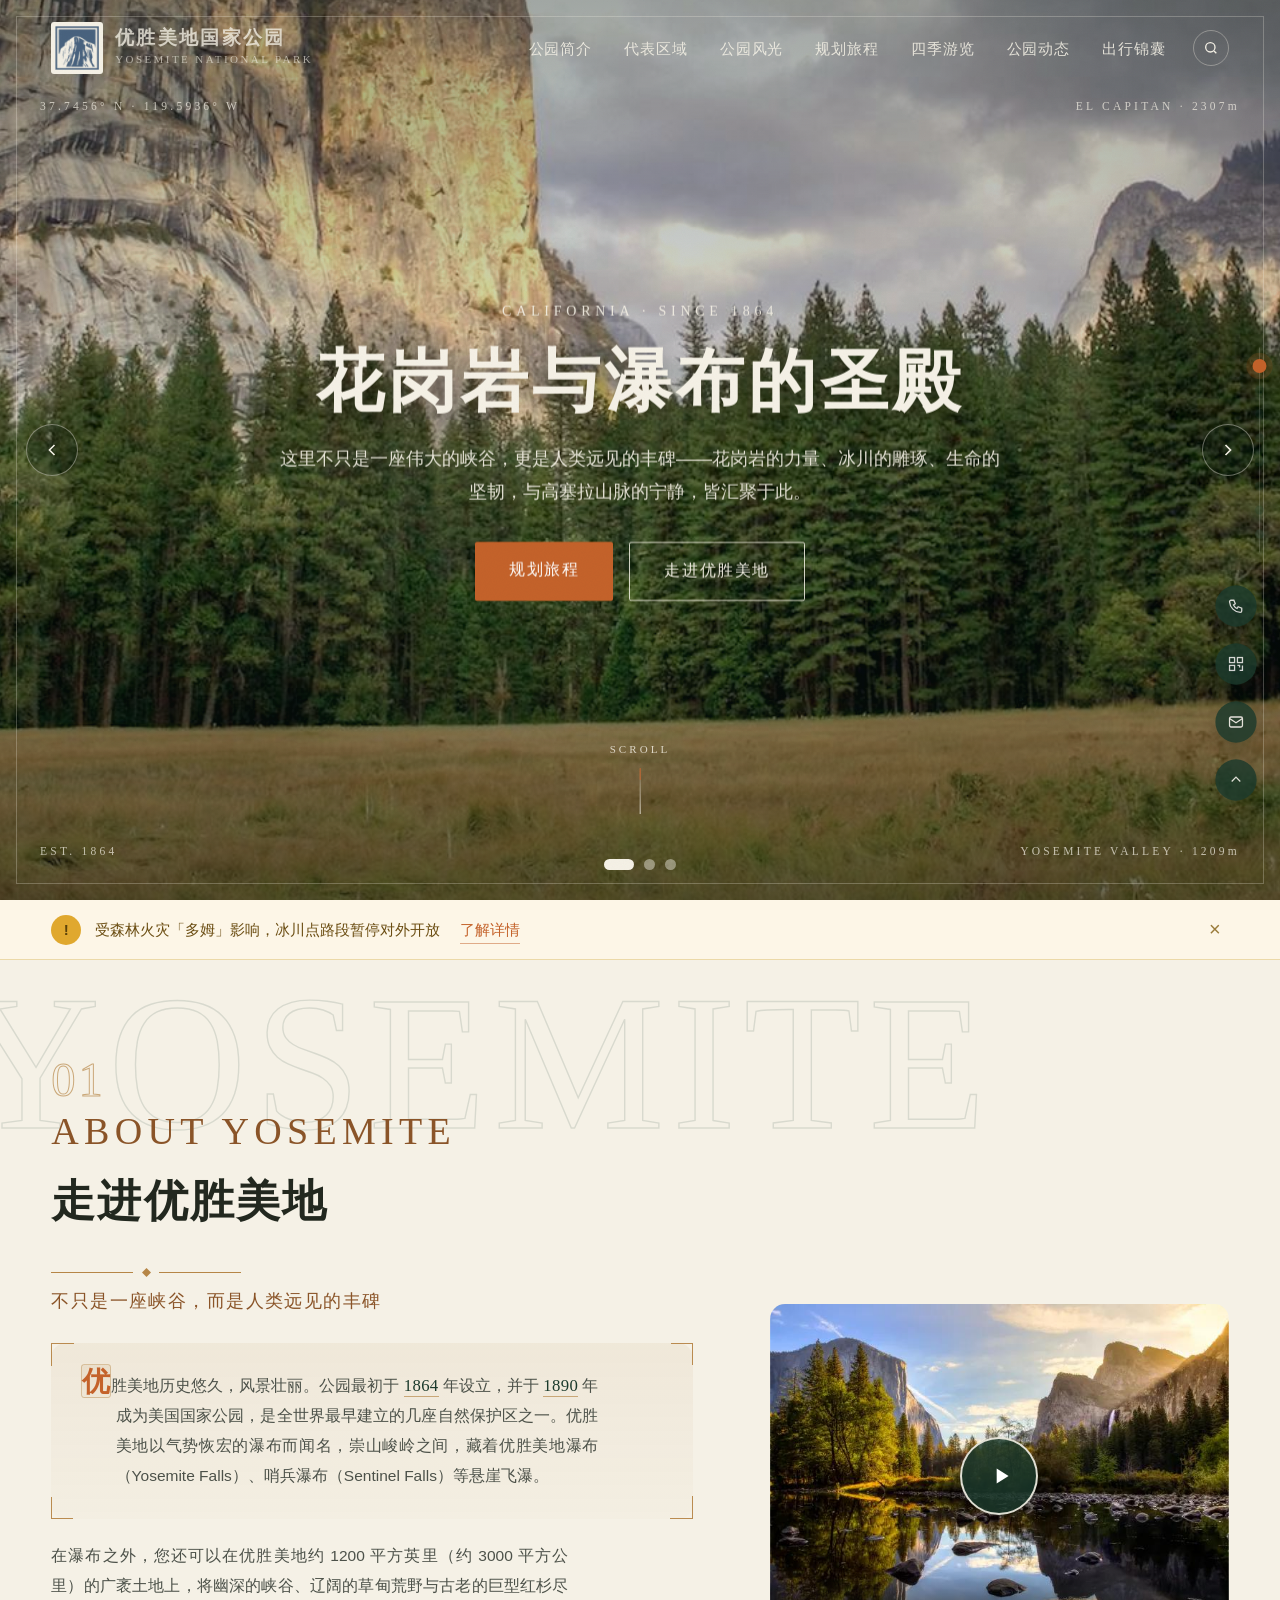
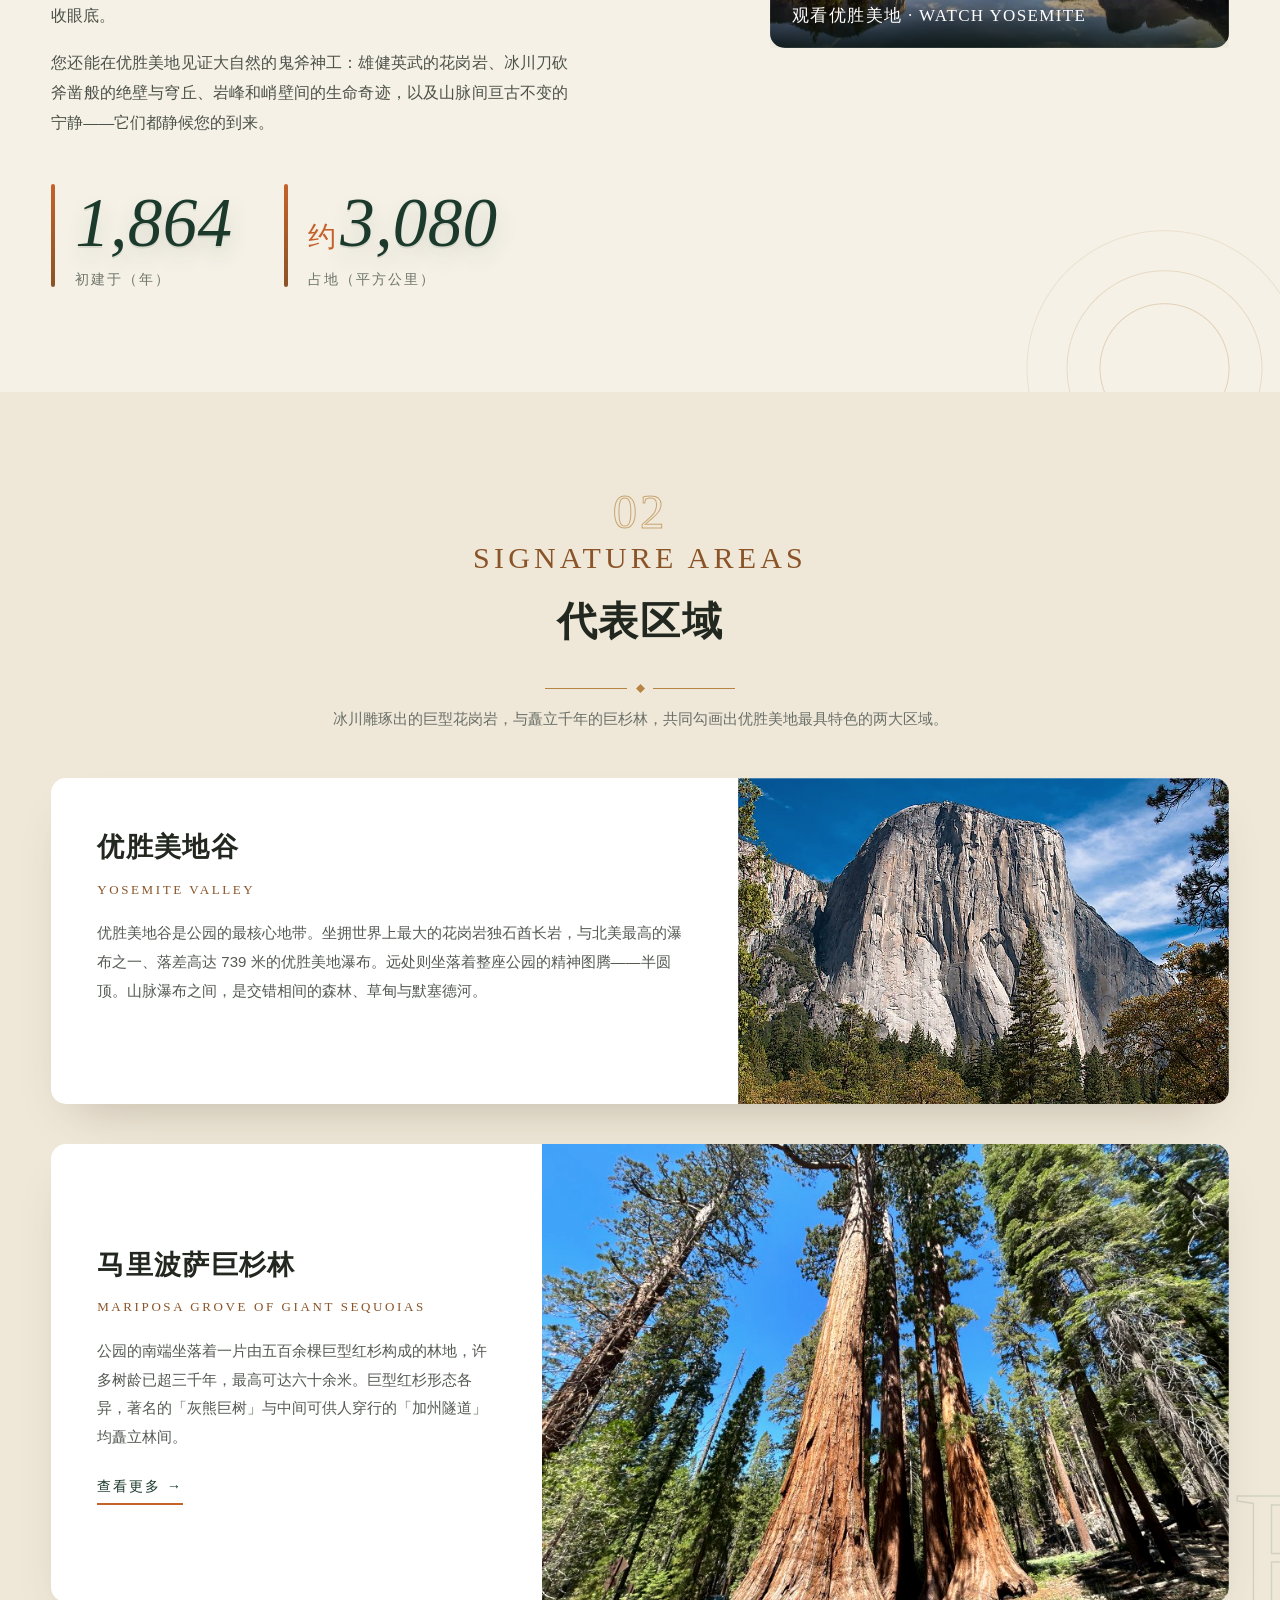
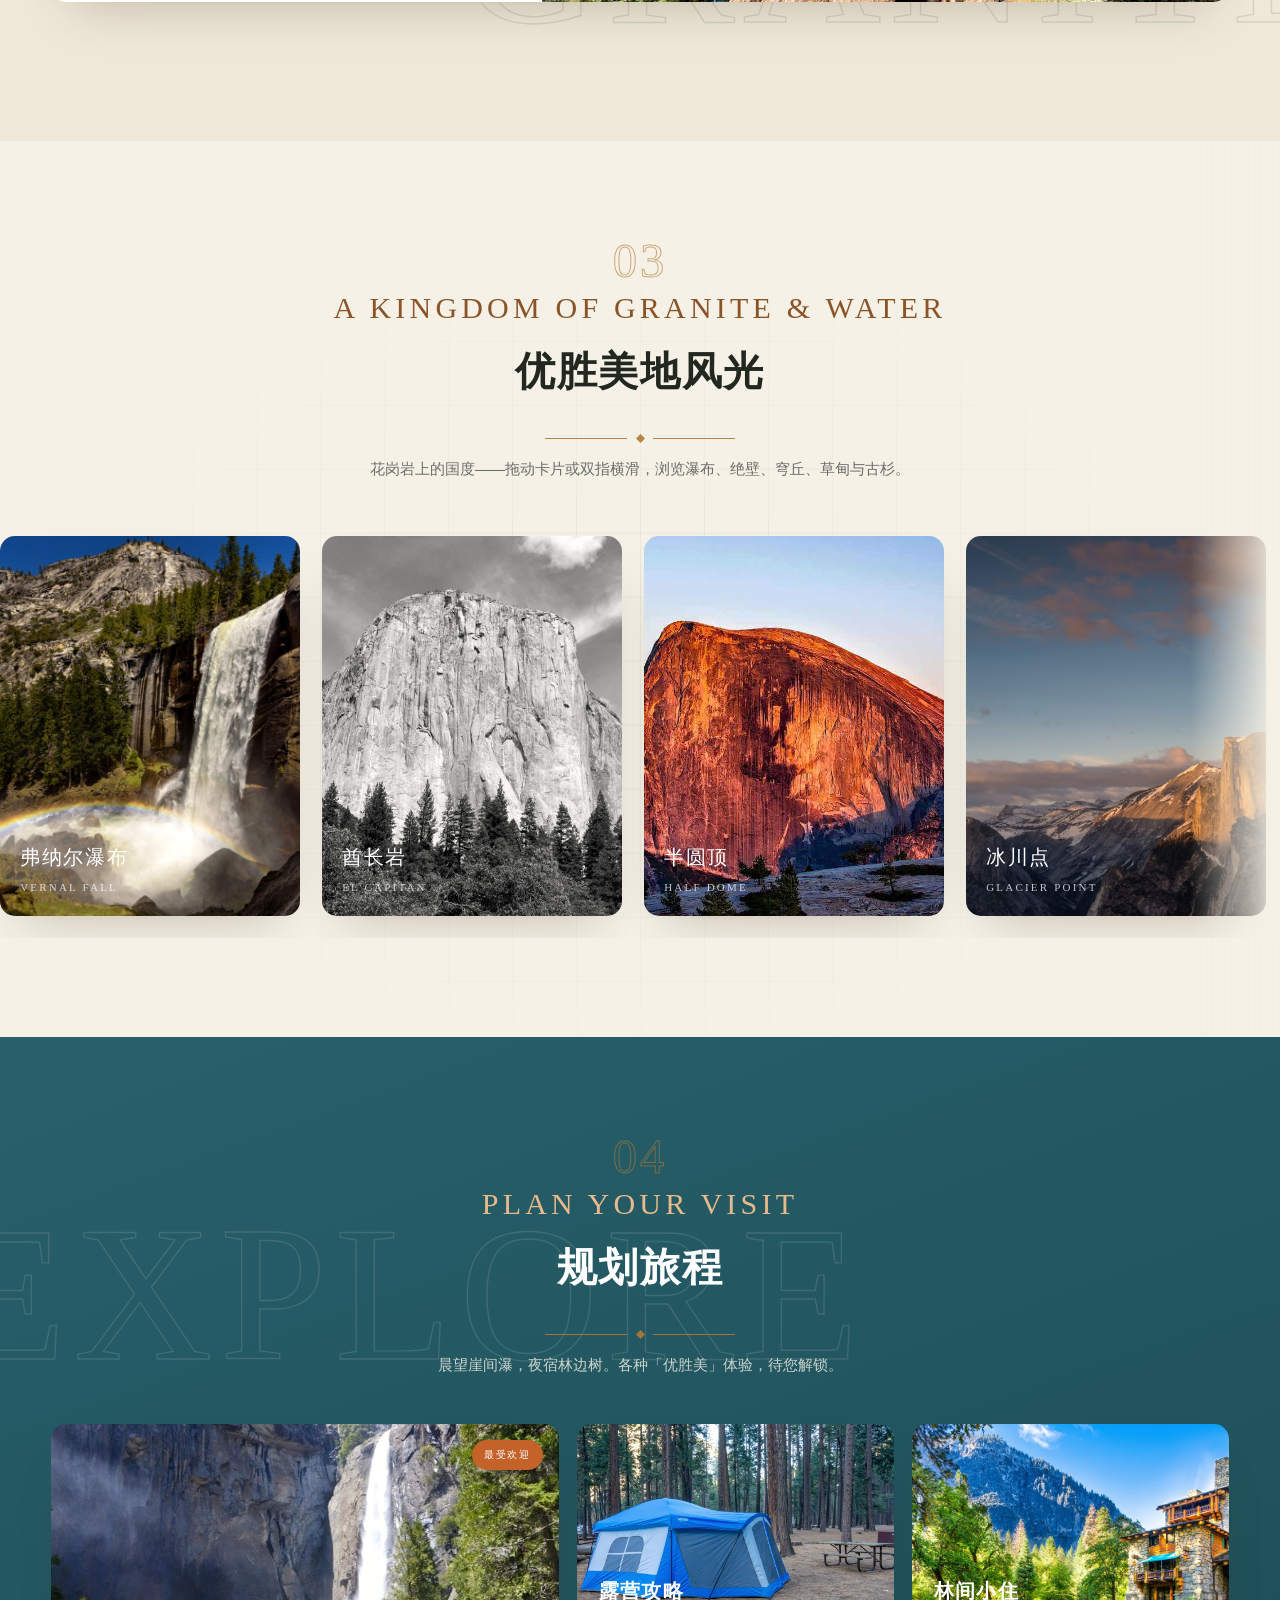
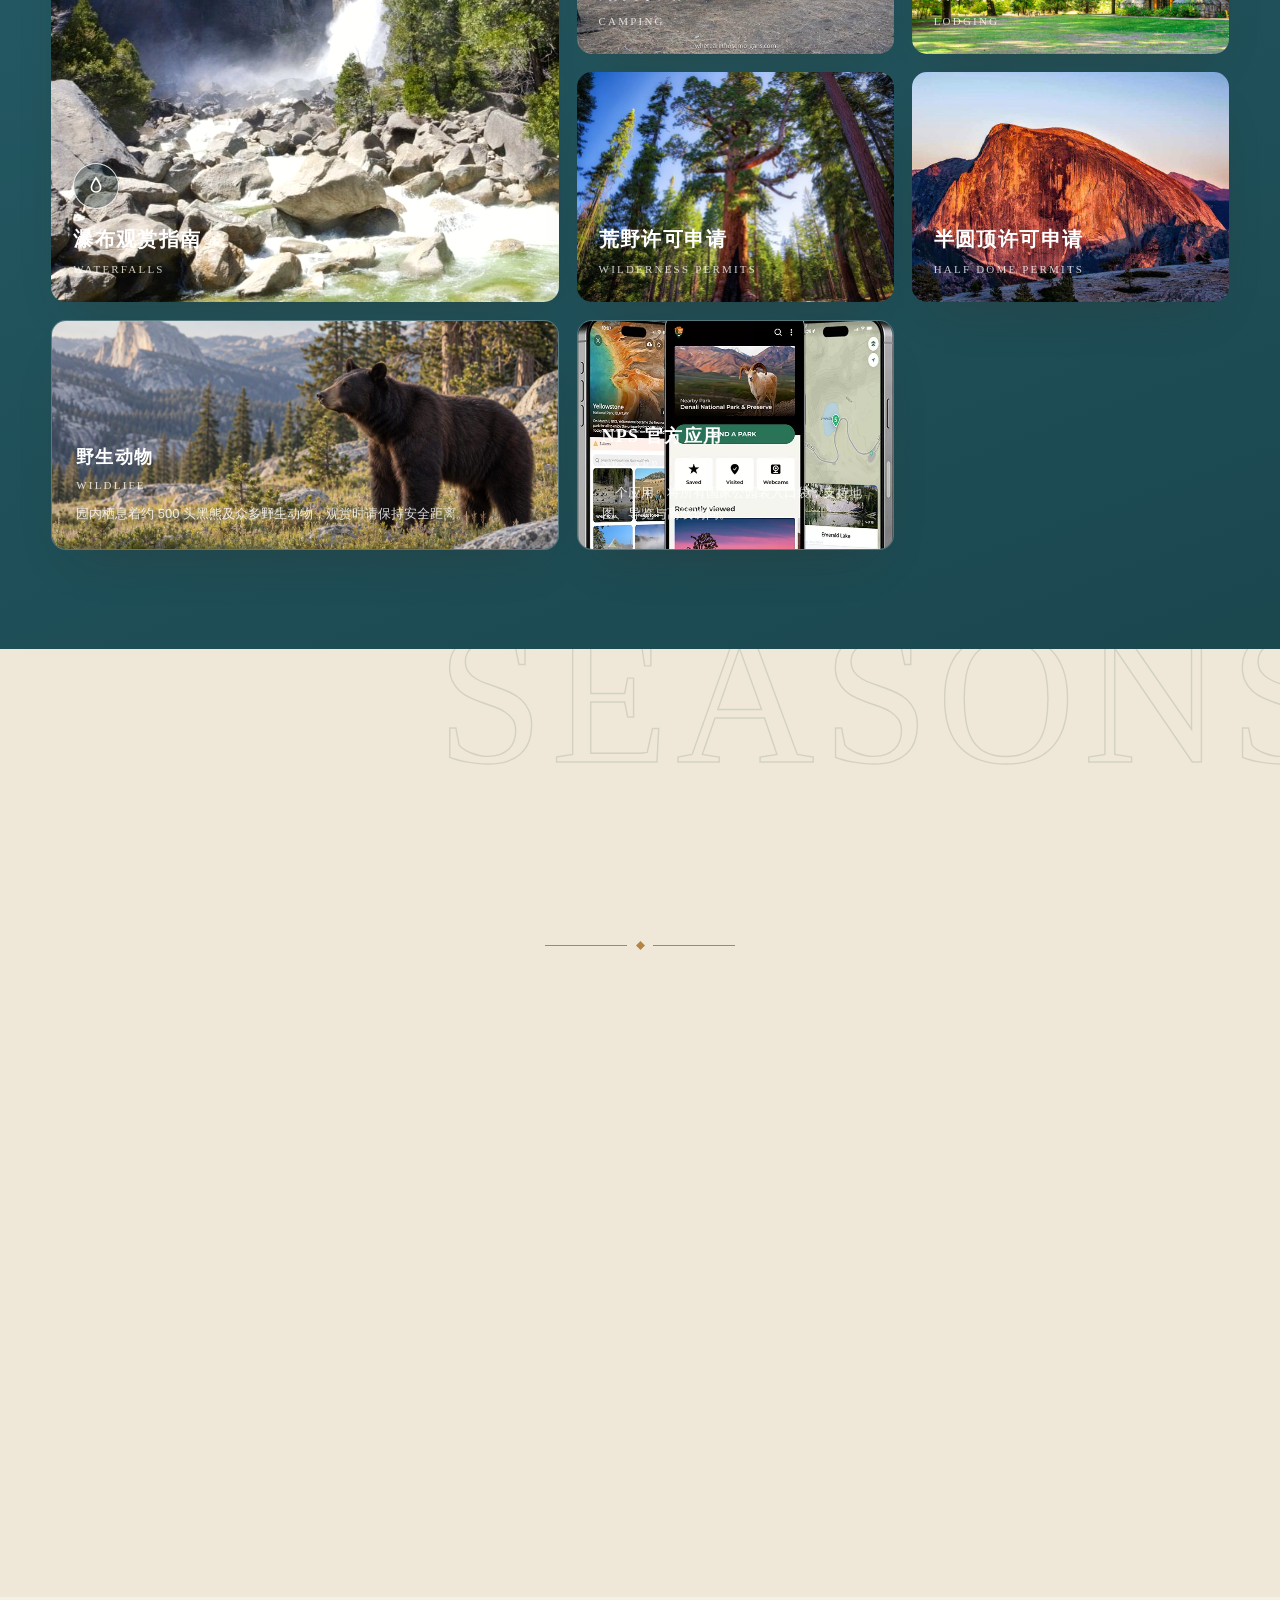
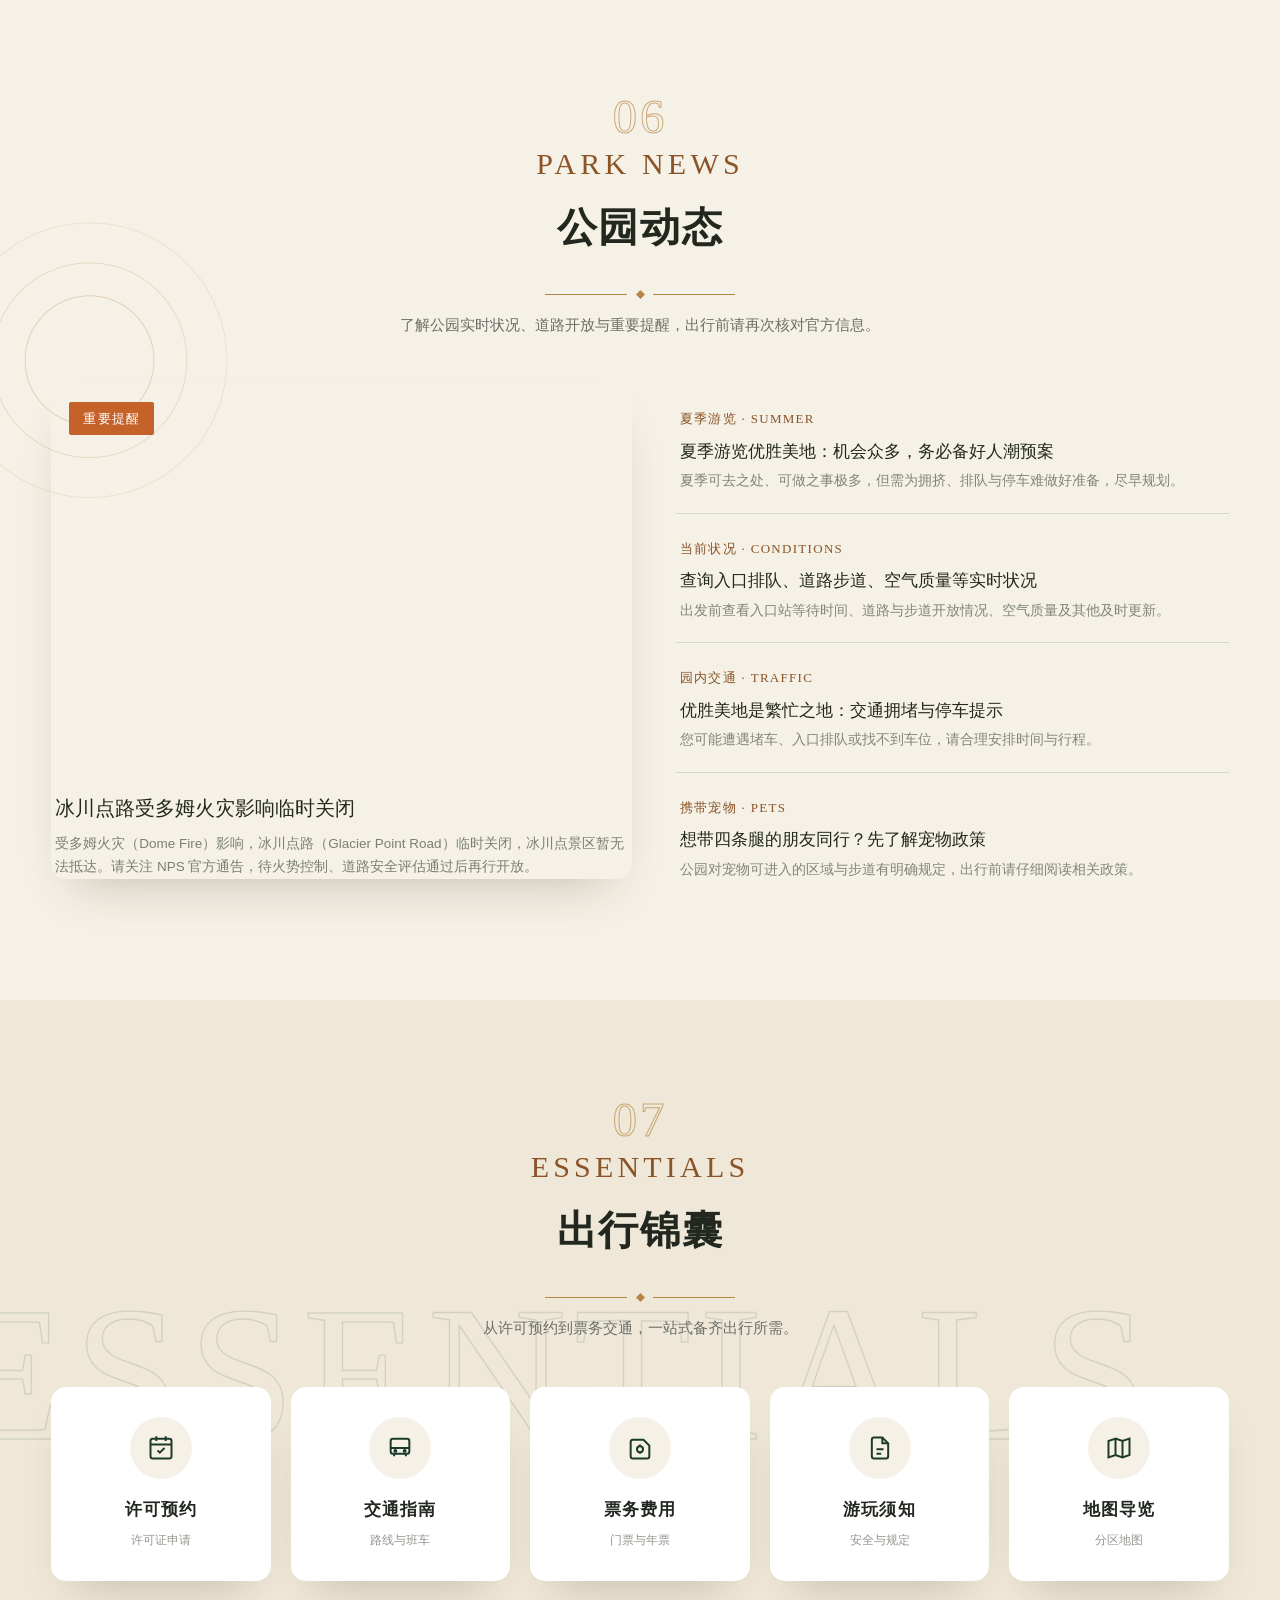
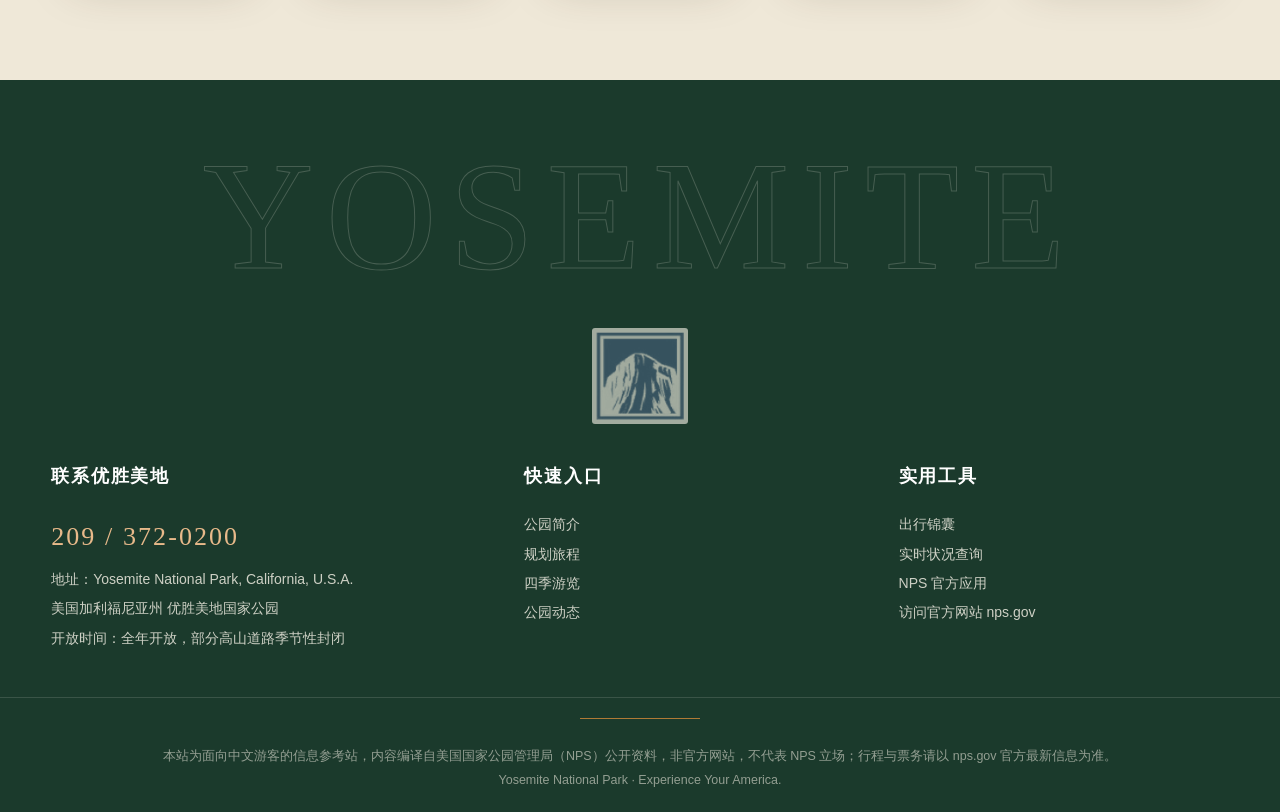
<file: index.html>
<!DOCTYPE html>
<html lang="zh-CN">
<head>
<meta charset="UTF-8">
<meta name="viewport" content="width=device-width, initial-scale=1.0">
<title>优胜美地国家公园 · Yosemite National Park（中文信息站）</title>
<meta name="description" content="优胜美地国家公园 Yosemite National Park 中文信息站：行程规划、代表区域、瀑布、露营、住宿、许可与公园动态。">
<meta name="keywords" content="优胜美地,约塞米蒂,Yosemite,国家公园,美国国家公园,半圆顶,酋长岩,巨杉">
<meta name="author" content="翻译2401 网站：刘知函 翻译：李昊霖 巨家泽">
<meta name="theme-color" content="#1B3A2C">

<!-- 社交分享预览（微信 / QQ / 微博等） -->
<meta property="og:type" content="website">
<meta property="og:title" content="优胜美地国家公园 · 花岗岩与瀑布的圣殿">
<meta property="og:description" content="这里不只是一座伟大的峡谷，更是人类远见的丰碑。">
<meta property="og:image" content="assets/banner-valley.jpg">
<meta name="twitter:card" content="summary_large_image">

<!-- 站点图标 -->
<link rel="icon" type="image/png" href="assets/favicon.png">

<!-- 字体：思源宋体 / 思源黑体 + Marcellus（拉丁石刻体） -->
<link rel="preconnect" href="https://miaoda.feishu.cn" crossorigin>
<link rel="stylesheet" href="https://miaoda.feishu.cn/fonts/css2?family=Marcellus&family=Noto+Serif+SC:wght@500;600;700;900&family=Noto+Sans+SC:wght@300;400;500;700&display=swap">

<!-- 样式表 -->
<link rel="stylesheet" href="css/style.css">
<!-- 动效样式（在基础样式之后加载，便于覆盖） -->
<link rel="stylesheet" href="css/motion.css">
<!-- 设计升级样式（视觉预览） -->
<link rel="stylesheet" href="css/design-upgrade.css">
</head>

<body id="top">

<!-- 颗粒质感层 -->
<div class="grain" aria-hidden="true"></div>
<!-- 阅读进度细线 -->
<div class="read-progress" aria-hidden="true"><i></i></div>

<a class="sr-only" href="#about">跳到主要内容</a>

<!-- =========================================================
     顶部导航
     ========================================================= -->
<header class="topbar">
  <div class="wrap">
    <a class="brand" href="#top" aria-label="优胜美地国家公园首页">
      <img class="badge" src="assets/logo-emblem.png" alt="" aria-hidden="true" decoding="async">
      <span>
        <b>优胜美地国家公园</b>
        <span>YOSEMITE NATIONAL PARK</span>
      </span>
    </a>

    <nav class="nav" aria-label="主导航">
      <a href="#about">公园简介</a>
      <a href="areas.html">代表区域</a>
      <a href="scenery.html">公园风光</a>
      <a href="plan.html">规划旅程</a>
      <a href="seasons.html">四季游览</a>
      <a href="news.html">公园动态</a>
      <a href="tips.html">出行锦囊</a>
      <button class="nav-search" aria-label="搜索"
              data-toast="搜索功能演示：请前往 nps.gov 搜索完整内容">
        <svg width="16" height="16" viewBox="0 0 24 24" fill="none" stroke="currentColor" stroke-width="2" aria-hidden="true">
          <circle cx="11" cy="11" r="7"/><path d="m20 20-3.5-3.5"/>
        </svg>
      </button>
    </nav>

    <button class="burger" aria-label="打开菜单" data-drawer-open>
      <i></i><i></i><i></i>
    </button>
  </div>
</header>

<!-- 移动端抽屉菜单 -->
<div class="drawer" id="drawer" aria-hidden="true">
  <button class="drawer-close" aria-label="关闭菜单" data-drawer-close>&times;</button>
  <a href="#about">公园简介</a>
  <a href="areas.html">代表区域</a>
  <a href="scenery.html">公园风光</a>
  <a href="plan.html">规划旅程</a>
  <a href="seasons.html">四季游览</a>
  <a href="news.html">公园动态</a>
  <a href="tips.html">出行锦囊</a>
</div>

<!-- =========================================================
     Banner 轮播
     ========================================================= -->
<div class="hero" data-section="首页">
  <div class="slides">
    <div class="slide active">
      <img src="assets/banner-valley.jpg" alt="优胜美地谷草甸与花岗岩绝壁，黑熊穿行其间" fetchpriority="high">
    </div>
    <div class="slide">
      <img src="assets/banner-halfdome.jpg" alt="日落时分的半圆顶，从冰川点远眺" loading="lazy">
    </div>
    <div class="slide">
      <img src="assets/banner-falls.jpg" alt="春季融雪滋养的弗纳尔瀑布，水雾中横跨彩虹" loading="lazy">
    </div>
  </div>

  <button class="hero-arrow prev" aria-label="上一张" data-hero="-1">
    <svg width="20" height="20" viewBox="0 0 24 24" fill="none" stroke="currentColor" stroke-width="2" aria-hidden="true">
      <path d="m15 18-6-6 6-6"/>
    </svg>
  </button>
  <button class="hero-arrow next" aria-label="下一张" data-hero="1">
    <svg width="20" height="20" viewBox="0 0 24 24" fill="none" stroke="currentColor" stroke-width="2" aria-hidden="true">
      <path d="m9 18 6-6-6-6"/>
    </svg>
  </button>

  <span class="hero-coord tl" aria-hidden="true">37.7456° N · 119.5936° W</span>
  <span class="hero-coord tr" aria-hidden="true">EL CAPITAN · 2307m</span>
  <span class="hero-coord bl" aria-hidden="true">EST. 1864</span>
  <span class="hero-coord br" aria-hidden="true">YOSEMITE VALLEY · 1209m</span>

  <div class="hero-inner" data-parallax="0.14" data-parallax-fade>
    <div class="hero-kicker">California · Since 1864</div>
    <h1>花岗岩与瀑布的圣殿</h1>
    <p>这里不只是一座伟大的峡谷，更是人类远见的丰碑——花岗岩的力量、冰川的雕琢、生命的坚韧，与高塞拉山脉的宁静，皆汇聚于此。</p>
    <div class="hero-btns">
      <a class="btn btn-primary" href="#plan" data-magnetic>规划旅程</a>
      <a class="btn btn-ghost" href="#about" data-magnetic>走进优胜美地</a>
    </div>
  </div>

  <div class="scroll-cue" aria-hidden="true">
    <span>Scroll</span>
    <i></i>
  </div>

  <div class="dots" role="tablist" aria-label="轮播图切换">
    <button class="active" aria-label="第 1 张" aria-current="true"></button>
    <button aria-label="第 2 张"></button>
    <button aria-label="第 3 张"></button>
  </div>
</div>

<!-- =========================================================
     警示条
     ========================================================= -->
<div class="alert-bar" id="alertBar">
  <div class="wrap">
    <span class="tri" aria-hidden="true">!</span>
    <span>受森林火灾「多姆」影响，冰川点路段暂停对外开放</span>
    <a href="#news">了解详情</a>
    <button class="x" aria-label="关闭提示" data-alert-close>&times;</button>
  </div>
</div>

<!-- =========================================================
     公园简介
     ========================================================= -->
<section class="about" id="about" data-section="公园简介" data-reveal-group>
  <!-- 装饰层：巨型水印文字，随滚动反向飘移 -->
  <div class="deco-layer deco-word" data-parallax="0.55"
       style="top:6%;left:-3%" aria-hidden="true">Yosemite</div>
  <div class="deco-layer deco-ring" data-parallax="-0.38"
       style="bottom:-8%;right:-4%" aria-hidden="true"></div>

  <div class="wrap about-grid">
    <div class="about-text">
      <span class="sec-num" data-reveal="down">01</span>
      <div class="eyebrow" data-reveal="down">About Yosemite</div>
      <h2 data-split>走进优胜美地</h2>
      <div class="sub" data-reveal="down">不只是一座峡谷，而是人类远见的丰碑</div>
      <!-- 导语：四角标记 + 关键年份强调，作为整栏的视觉锚点 -->
      <div class="about-lead" data-reveal="blur">
        <span class="al-corner al-tr" aria-hidden="true"></span>
        <span class="al-corner al-bl" aria-hidden="true"></span>
        <p>优胜美地历史悠久，风景壮丽。公园最初于 <em>1864</em> 年设立，并于 <em>1890</em> 年成为美国国家公园，是全世界最早建立的几座自然保护区之一。优胜美地以气势恢宏的瀑布而闻名，崇山峻岭之间，藏着优胜美地瀑布（Yosemite Falls）、哨兵瀑布（Sentinel Falls）等悬崖飞瀑。</p>
      </div>
      <p data-reveal="blur">在瀑布之外，您还可以在优胜美地约 1200 平方英里（约 3000 平方公里）的广袤土地上，将幽深的峡谷、辽阔的草甸荒野与古老的巨型红杉尽收眼底。</p>
      <p data-reveal="blur">您还能在优胜美地见证大自然的鬼斧神工：雄健英武的花岗岩、冰川刀砍斧凿般的绝壁与穹丘、岩峰和峭壁间的生命奇迹，以及山脉间亘古不变的宁静——它们都静候您的到来。</p>

      <div class="about-stats">
        <div data-reveal="up">
          <b><span data-count="1864">1864</span></b>
          <span>初建于（年）</span>
        </div>
        <div data-reveal="up">
          <b><i class="approx" aria-hidden="true">约</i><span data-count="3080">3080</span></b>
          <span>占地（平方公里）</span>
        </div>
      </div>
    </div>

    <div class="video-box img-mask" data-reveal="mask" data-video>
      <video class="video-el" poster="assets/video-poster.jpg"
             preload="none" playsinline controls
             aria-label="优胜美地国家公园宣传片">
        <source src="assets/yosemite-film.mp4" type="video/mp4">
        您的浏览器不支持视频播放，可前往
        <a href="https://www.nps.gov/yose/index.htm" target="_blank" rel="noopener">nps.gov</a> 观看。
      </video>
      <button class="video-play" aria-label="播放优胜美地宣传片" data-video-play>
        <svg width="26" height="26" viewBox="0 0 24 24" fill="#fff" aria-hidden="true">
          <path d="M8 5v14l11-7z"/>
        </svg>
      </button>
      <div class="video-cap">观看优胜美地 · WATCH YOSEMITE</div>
    </div>
  </div>
</section>

<!-- =========================================================
     代表区域
     ========================================================= -->
<section class="areas" id="areas" data-section="代表区域" data-reveal-group>
  <div class="deco-layer deco-word" data-parallax="-0.4"
       style="bottom:2%;right:-6%" aria-hidden="true">Granite</div>

  <div class="wrap">
    <div class="sec-head">
      <span class="sec-num" data-reveal="down">02</span>
      <div class="eyebrow" data-reveal="down">Signature Areas</div>
      <h2 data-split>代表区域</h2>
      <p data-reveal="up">冰川雕琢出的巨型花岗岩，与矗立千年的巨杉林，共同勾画出优胜美地最具特色的两大区域。</p>
    </div>

    <article class="area-card" data-reveal="up" data-spot>
      <div class="area-img img-mask" data-reveal="mask">
        <img src="assets/area-valley.jpg" alt="优胜美地谷的酋长岩花岗岩绝壁" loading="lazy">
      </div>
      <div class="area-body">
        <h3 data-reveal="right">优胜美地谷</h3>
        <div class="en" data-reveal="right">Yosemite Valley</div>
        <p data-reveal="right">优胜美地谷是公园的最核心地带。坐拥世界上最大的花岗岩独石酋长岩，与北美最高的瀑布之一、落差高达 739 米的优胜美地瀑布。远处则坐落着整座公园的精神图腾——半圆顶。山脉瀑布之间，是交错相间的森林、草甸与默塞德河。</p>
        <a class="view-more" href="areas.html#valley" data-reveal="right">查看更多 →</a>
      </div>
    </article>

    <article class="area-card" data-reveal="up" data-spot>
      <div class="area-img img-mask" data-reveal="mask">
        <img src="assets/area-sequoia.jpg" alt="马里波萨巨杉林中参天的巨型红杉" loading="lazy">
      </div>
      <div class="area-body">
        <h3 data-reveal="left">马里波萨巨杉林</h3>
        <div class="en" data-reveal="left">Mariposa Grove of Giant Sequoias</div>
        <p data-reveal="left">公园的南端坐落着一片由五百余棵巨型红杉构成的林地，许多树龄已超三千年，最高可达六十余米。巨型红杉形态各异，著名的「灰熊巨树」与中间可供人穿行的「加州隧道」均矗立林间。</p>
        <a class="view-more" href="areas.html#mariposa" data-reveal="left">查看更多 →</a>
      </div>
    </article>
  </div>
</section>

<!-- =========================================================
     公园风光
     ========================================================= -->
<section class="scenery" id="scenery" data-section="公园风光" data-reveal-group>
  <div class="deco-layer deco-grid" data-parallax="0.22"
       style="inset:0" aria-hidden="true"></div>

  <div class="sec-head">
    <span class="sec-num" data-reveal="down">03</span>
    <div class="eyebrow" data-reveal="down">A Kingdom of Granite &amp; Water</div>
    <h2 data-split>优胜美地风光</h2>
    <p data-reveal="up">花岗岩上的国度——拖动卡片或双指横滑，浏览瀑布、绝壁、穹丘、草甸与古杉。</p>
  </div>

  <div class="scenery-rail" data-rail>
    <div class="scene-card" data-reveal="zoom" data-spot>
      <img src="assets/banner-falls.jpg" alt="弗纳尔瀑布与彩虹" loading="lazy">
      <span>弗纳尔瀑布<small>VERNAL FALL</small></span>
    </div>
    <div class="scene-card" data-reveal="zoom" data-spot>
      <img src="assets/sc-elcapitan.jpg" alt="酋长岩花岗岩独石" loading="lazy">
      <span>酋长岩<small>EL CAPITAN</small></span>
    </div>
    <div class="scene-card" data-reveal="zoom" data-spot>
      <img src="assets/sc-halfdome.jpg" alt="日落金光中的半圆顶" loading="lazy">
      <span>半圆顶<small>HALF DOME</small></span>
    </div>
    <div class="scene-card" data-reveal="zoom" data-spot>
      <img src="assets/banner-halfdome.jpg" alt="从冰川点远眺半圆顶与群山" loading="lazy">
      <span>冰川点<small>GLACIER POINT</small></span>
    </div>
    <div class="scene-card" data-reveal="zoom" data-spot>
      <img src="assets/sc-meadow.jpg" alt="高山草甸与远处的花岗岩山峰" loading="lazy">
      <span>高山草甸<small>TUOLUMNE MEADOWS</small></span>
    </div>
    <div class="scene-card" data-reveal="zoom" data-spot>
      <img src="assets/sc-sequoia.jpg" alt="巨杉林中的灰熊巨树" loading="lazy">
      <span>巨杉古林<small>MARIPOSA GROVE</small></span>
    </div>
  </div>
</section>

<!-- =========================================================
     规划旅程
     ========================================================= -->
<section class="plan" id="plan" data-section="规划旅程" data-reveal-group>
  <div class="deco-layer deco-word" data-parallax="0.5"
       style="top:4%;left:-4%" aria-hidden="true">Explore</div>

  <div class="wrap">
    <div class="sec-head">
      <span class="sec-num" data-reveal="down">04</span>
      <div class="eyebrow" data-reveal="down">Plan Your Visit</div>
      <h2 data-split>规划旅程</h2>
      <p data-reveal="up">晨望崖间瀑，夜宿林边树。各种「优胜美」体验，待您解锁。</p>
    </div>

    <div class="plan-grid">
      <a class="plan-card big" href="waterfalls.html" data-reveal="up" data-spot>
        <span class="pc-badge">最受欢迎</span>
        <img src="assets/feat-falls.jpg" alt="优胜美地瀑布春季峰值水量" loading="lazy">
        <div class="pc">
          <div class="ic">
            <svg width="22" height="22" viewBox="0 0 24 24" fill="none" stroke="#fff" stroke-width="1.8" aria-hidden="true">
              <path d="M12 3c3 4.5 5 7.5 5 10.5a5 5 0 0 1-10 0C7 10.5 9 7.5 12 3z"/>
            </svg>
          </div>
          <h4>瀑布观赏指南</h4><small>WATERFALLS</small>
        </div>
      </a>

      <a class="plan-card" href="camping.html" data-reveal="up" data-spot>
        <img src="assets/feat-camping.jpg" alt="松林中的露营帐篷" loading="lazy">
        <div class="pc"><h4>露营攻略</h4><small>CAMPING</small></div>
      </a>

      <a class="plan-card" href="lodging.html" data-reveal="up" data-spot>
        <img src="assets/feat-lodge.jpg" alt="历史悠久的阿瓦尼酒店" loading="lazy">
        <div class="pc"><h4>林间小住</h4><small>LODGING</small></div>
      </a>

      <a class="plan-card" href="permits.html" data-reveal="up" data-spot>
        <img src="assets/sc-sequoia.jpg" alt="巨杉古林旁的荒野徒步区域" loading="lazy">
        <div class="pc"><h4>荒野许可申请</h4><small>WILDERNESS PERMITS</small></div>
      </a>

      <a class="plan-card" href="permits.html#halfdome" data-reveal="up" data-spot>
        <img src="assets/sc-halfdome.jpg" alt="半圆顶日落" loading="lazy">
        <div class="pc"><h4>半圆顶许可申请</h4><small>HALF DOME PERMITS</small></div>
      </a>

      <a class="plan-card text-only" href="tips.html#bears" data-reveal="up" data-spot>
        <img src="assets/feat-wildlife.jpg" alt="优胜美地森林中的野生动物栖息地" loading="lazy">
        <div class="pc">
          <h4>野生动物</h4><small>WILDLIFE</small>
          <p>园内栖息着约 500 头黑熊及众多野生动物，观赏时请保持安全距离。</p>
        </div>
      </a>

      <a class="plan-card text-only" href="tips.html#app" data-reveal="up" data-spot>
        <img src="assets/nps.png" alt="美国国家公园管理局官方手机应用界面" loading="lazy">
        <div class="pc">
          <h4>NPS 官方应用</h4><small>NPS APP</small>
          <p>一个应用，将所有国家公园装入口袋，支持地图、导览与离线访问。</p>
        </div>
      </a>
    </div>
  </div>
</section>

<!-- =========================================================
     四季游览
     ========================================================= -->
<section class="seasons" id="seasons" data-section="四季游览" data-reveal-group>
  <div class="deco-layer deco-word" data-parallax="-0.45"
       style="top:8%;right:-5%" aria-hidden="true">Seasons</div>

  <div class="wrap">
    <div class="sec-head">
      <span class="sec-num" data-reveal="down">05</span>
      <div class="eyebrow" data-reveal="down">Yosemite Through the Seasons</div>
      <h2 data-split>优胜美地之四季</h2>
      <p data-reveal="up">四季轮转，花岗岩上的景色各不相同——春之瀑、夏之茂、秋之金、冬之雪。</p>
    </div>

    <div class="season-tabs" role="tablist" aria-label="四季切换" data-reveal="up">
      <button class="active" role="tab" aria-selected="true">春之瀑</button>
      <button role="tab" aria-selected="false">夏之茂</button>
      <button role="tab" aria-selected="false">秋之金</button>
      <button role="tab" aria-selected="false">冬之雪</button>
    </div>

    <div class="season-panel active">
      <div class="img-mask" data-reveal="mask">
        <img src="assets/season-spring.jpg" alt="春季夕阳下的优胜美地瀑布" loading="lazy">
      </div>
      <div data-reveal="right">
        <h3>春之美 · 瀑布奔涌</h3>
        <div class="en">SPRING</div>
        <p>没有哪个季节比春天更适合观赏瀑布。随着山间积雪消融，大小瀑布迎来一年中最充沛的水量，优胜美地瀑布声震山谷。</p>
        <p>此时气温宜人、野花初绽，是徒步与摄影的黄金时节，建议尽早出发避开人潮。</p>
      </div>
    </div>

    <div class="season-panel">
      <div class="img-mask" data-reveal="mask">
        <img src="assets/season-summer.jpg" alt="夏季营地中林立的帐篷" loading="lazy">
      </div>
      <div data-reveal="right">
        <h3>夏之美 · 万物繁茂</h3>
        <div class="en">SUMMER</div>
        <p>夏季的优胜美地处处可去、事事可为，但也意味着拥挤的人潮。入口排队、交通拥堵、车位难求都可能发生，请提前规划。</p>
        <p>高海拔的图奥勒米草甸与湖泊是避暑胜地，清晨与傍晚的光线最为动人。</p>
      </div>
    </div>

    <div class="season-panel">
      <div class="img-mask" data-reveal="mask">
        <img src="assets/season-autumn.jpg" alt="秋季金黄草甸与木栈道，远处瀑布环绕" loading="lazy">
      </div>
      <div data-reveal="right">
        <h3>秋之美 · 金色静谧</h3>
        <div class="en">AUTUMN</div>
        <p>夏日人潮散去，气温转凉，林间与草甸染上层层金色。纪念碑般的山水仿佛重归宁静，常常可以独享。</p>
        <p>季初仍可经由蒂奥加山口进入高地；需注意谷中部分瀑布逐渐进入枯水期。</p>
      </div>
    </div>

    <div class="season-panel">
      <div class="img-mask" data-reveal="mask">
        <img src="assets/season-winter.jpg" alt="冬季冰雪覆盖的弗纳尔瀑布与步道" loading="lazy">
      </div>
      <div data-reveal="right">
        <h3>冬之美 · 雪落山谷</h3>
        <div class="en">WINTER</div>
        <p>当白雪覆盖山谷，冰封的瀑布与雾凇林构成静谧的童话世界，是淡季造访的绝佳理由。</p>
        <p>优胜美地谷冬季仍可抵达，但冰川点路、蒂奥加路等高山道路常因积雪封闭，出行前请查询路况。</p>
      </div>
    </div>
  </div>
</section>

<!-- =========================================================
     公园动态
     ========================================================= -->
<section class="news" id="news" data-section="公园动态" data-reveal-group>
  <div class="deco-layer deco-ring" data-parallax="0.42"
       style="top:12%;left:-6%" aria-hidden="true"></div>

  <div class="wrap">
    <div class="sec-head">
      <span class="sec-num" data-reveal="down">06</span>
      <div class="eyebrow" data-reveal="down">Park News</div>
      <h2 data-split>公园动态</h2>
      <p data-reveal="up">了解公园实时状况、道路开放与重要提醒，出行前请再次核对官方信息。</p>
    </div>

    <div class="news-grid">
      <figure class="news-feature" data-reveal="left" data-spot>
        <div class="img-mask" data-reveal="mask">
          <img src="assets/news-main.jpg" alt="冬季高山绝壁，冰川点方向" loading="lazy">
        </div>
        <span class="tag">重要提醒</span>
        <figcaption>冰川点路受多姆火灾影响临时关闭
          <small>受多姆火灾（Dome Fire）影响，冰川点路（Glacier Point Road）临时关闭，冰川点景区暂无法抵达。请关注 NPS 官方通告，待火势控制、道路安全评估通过后再行开放。</small>
        </figcaption>
      </figure>

      <ul class="news-list">
        <li data-reveal="right">
          <a href="seasons.html#summer">
            <span class="date">夏季游览 · SUMMER</span>
            <h4>夏季游览优胜美地：机会众多，务必备好人潮预案</h4>
            <p>夏季可去之处、可做之事极多，但需为拥挤、排队与停车难做好准备，尽早规划。</p>
          </a>
        </li>
        <li data-reveal="right">
          <a href="news.html#conditions">
            <span class="date">当前状况 · CONDITIONS</span>
            <h4>查询入口排队、道路步道、空气质量等实时状况</h4>
            <p>出发前查看入口站等待时间、道路与步道开放情况、空气质量及其他及时更新。</p>
          </a>
        </li>
        <li data-reveal="right">
          <a href="news.html#traffic">
            <span class="date">园内交通 · TRAFFIC</span>
            <h4>优胜美地是繁忙之地：交通拥堵与停车提示</h4>
            <p>您可能遭遇堵车、入口排队或找不到车位，请合理安排时间与行程。</p>
          </a>
        </li>
        <li data-reveal="right">
          <a href="news.html#pets">
            <span class="date">携带宠物 · PETS</span>
            <h4>想带四条腿的朋友同行？先了解宠物政策</h4>
            <p>公园对宠物可进入的区域与步道有明确规定，出行前请仔细阅读相关政策。</p>
          </a>
        </li>
      </ul>
    </div>
  </div>
</section>

<!-- =========================================================
     出行锦囊
     ========================================================= -->
<section class="tips" id="tips" data-section="出行锦囊" data-reveal-group>
  <div class="deco-layer deco-word" data-parallax="0.48"
       style="bottom:4%;left:-4%" aria-hidden="true">Essentials</div>

  <div class="wrap">
    <div class="sec-head">
      <span class="sec-num" data-reveal="down">07</span>
      <div class="eyebrow" data-reveal="down">Essentials</div>
      <h2 data-split>出行锦囊</h2>
      <p data-reveal="up">从许可预约到票务交通，一站式备齐出行所需。</p>
    </div>

    <div class="tips-grid">
      <a class="tip" href="permits.html" data-reveal="up" data-spot>
        <div class="tic">
          <svg width="28" height="28" viewBox="0 0 24 24" fill="none" stroke="currentColor" stroke-width="1.7" aria-hidden="true">
            <rect x="3" y="4" width="18" height="17" rx="2"/><path d="M3 9h18M8 2v4M16 2v4"/><path d="M9 14l2 2 4-4"/>
          </svg>
        </div>
        <h4>许可预约</h4><small>许可证申请</small>
      </a>

      <a class="tip" href="news.html#traffic" data-reveal="up" data-spot>
        <div class="tic">
          <svg width="28" height="28" viewBox="0 0 24 24" fill="none" stroke="currentColor" stroke-width="1.7" aria-hidden="true">
            <rect x="4" y="4" width="16" height="13" rx="2"/><path d="M4 12h16M7 17v2M17 17v2"/>
            <circle cx="8" cy="14.5" r=".8" fill="currentColor"/><circle cx="16" cy="14.5" r=".8" fill="currentColor"/>
          </svg>
        </div>
        <h4>交通指南</h4><small>路线与班车</small>
      </a>

      <a class="tip" href="tips.html#fees" data-reveal="up" data-spot>
        <div class="tic">
          <svg width="28" height="28" viewBox="0 0 24 24" fill="none" stroke="currentColor" stroke-width="1.7" aria-hidden="true">
            <path d="M4 7a2 2 0 0 1 2-2h9l5 5v9a2 2 0 0 1-2 2H6a2 2 0 0 1-2-2z"/>
            <circle cx="12" cy="13" r="2.6"/><path d="M12 10.4V9m0 8v-1.4"/>
          </svg>
        </div>
        <h4>票务费用</h4><small>门票与年票</small>
      </a>

      <a class="tip" href="tips.html#safety" data-reveal="up" data-spot>
        <div class="tic">
          <svg width="28" height="28" viewBox="0 0 24 24" fill="none" stroke="currentColor" stroke-width="1.7" aria-hidden="true">
            <path d="M14 3H7a2 2 0 0 0-2 2v14a2 2 0 0 0 2 2h10a2 2 0 0 0 2-2V8z"/><path d="M14 3v5h5M9 13h6M9 17h4"/>
          </svg>
        </div>
        <h4>游玩须知</h4><small>安全与规定</small>
      </a>

      <a class="tip" href="tips.html#app" data-reveal="up" data-spot>
        <div class="tic">
          <svg width="28" height="28" viewBox="0 0 24 24" fill="none" stroke="currentColor" stroke-width="1.7" aria-hidden="true">
            <path d="M9 4 3 6v14l6-2 6 2 6-2V4l-6 2zM9 4v14M15 6v14"/>
          </svg>
        </div>
        <h4>地图导览</h4><small>分区地图</small>
      </a>
    </div>
  </div>
</section>

<!-- =========================================================
     页脚
     ========================================================= -->
<footer class="footer">
  <div class="footer-watermark" aria-hidden="true">YOSEMITE</div>
  <div class="footer-badge" aria-hidden="true">
      <img class="badge" src="assets/logo-emblem.png" alt="" aria-hidden="true" decoding="async">
  </div>
  <div class="wrap footer-grid">
    <div>
      <h5>联系优胜美地</h5>
      <p class="hotline">209 / 372-0200</p>
      <p>地址：Yosemite National Park, California, U.S.A.<br>美国加利福尼亚州 优胜美地国家公园</p>
      <p>开放时间：全年开放，部分高山道路季节性封闭</p>
    </div>

    <div>
      <h5>快速入口</h5>
      <ul>
        <li><a href="#about">公园简介</a></li>
        <li><a href="#plan">规划旅程</a></li>
        <li><a href="#seasons">四季游览</a></li>
        <li><a href="#news">公园动态</a></li>
      </ul>
    </div>

    <div>
      <h5>实用工具</h5>
      <ul>
        <li><a href="#tips">出行锦囊</a></li>
        <li><a href="news.html#conditions">实时状况查询</a></li>
        <li><a href="tips.html#app">NPS 官方应用</a></li>
        <li><a href="https://www.nps.gov/yose/index.htm" target="_blank" rel="noopener">访问官方网站 nps.gov</a></li>
      </ul>
    </div>
  </div>

  <div class="footer-note">
    本站为面向中文游客的信息参考站，内容编译自美国国家公园管理局（NPS）公开资料，非官方网站，不代表 NPS 立场；行程与票务请以 nps.gov 官方最新信息为准。<br>
    Yosemite National Park · Experience Your America.
  </div>
</footer>

<!-- =========================================================
     悬浮工具栏
     ========================================================= -->
<div class="floatbar">
  <a class="fb-btn" href="tel:2093720200" aria-label="电话咨询">
    <svg width="20" height="20" viewBox="0 0 24 24" fill="none" stroke="#fff" stroke-width="1.8" aria-hidden="true">
      <path d="M5 4h4l2 5-2.5 1.5a11 11 0 0 0 5 5L15 13l5 2v4a2 2 0 0 1-2 2A16 16 0 0 1 3 6a2 2 0 0 1 2-2z"/>
    </svg>
    <span class="pop">209 / 372-0200</span>
  </a>

  <div class="fb-btn" aria-label="官方二维码">
    <svg width="20" height="20" viewBox="0 0 24 24" fill="none" stroke="#fff" stroke-width="1.8" aria-hidden="true">
      <rect x="3" y="3" width="7" height="7"/><rect x="14" y="3" width="7" height="7"/>
      <rect x="3" y="14" width="7" height="7"/><path d="M14 14h3v3M21 14v7h-4"/>
    </svg>
    <img class="qr" alt="二维码占位"
         src="data:image/svg+xml,%3Csvg xmlns='http://www.w3.org/2000/svg' viewBox='0 0 100 100'%3E%3Crect width='100' height='100' fill='white'/%3E%3Cg fill='%231B3A2C'%3E%3Crect x='8' y='8' width='24' height='24'/%3E%3Crect x='68' y='8' width='24' height='24'/%3E%3Crect x='8' y='68' width='24' height='24'/%3E%3Crect x='40' y='8' width='8' height='8'/%3E%3Crect x='8' y='40' width='8' height='8'/%3E%3Crect x='40' y='40' width='20' height='8'/%3E%3Crect x='40' y='52' width='8' height='20'/%3E%3Crect x='52' y='52' width='20' height='8'/%3E%3Crect x='60' y='64' width='8' height='8'/%3E%3Crect x='76' y='44' width='16' height='8'/%3E%3Crect x='60' y='80' width='16' height='12'/%3E%3Crect x='80' y='76' width='12' height='16'/%3E%3C/g%3E%3Cg fill='white'%3E%3Crect x='14' y='14' width='12' height='12'/%3E%3Crect x='74' y='14' width='12' height='12'/%3E%3Crect x='14' y='74' width='12' height='12'/%3E%3C/g%3E%3C/svg%3E">
  </div>

  <a class="fb-btn" href="https://www.nps.gov/yose/index.htm" target="_blank" rel="noopener" aria-label="联系表单">
    <svg width="20" height="20" viewBox="0 0 24 24" fill="none" stroke="#fff" stroke-width="1.8" aria-hidden="true">
      <rect x="3" y="5" width="18" height="14" rx="2"/><path d="m3 7 9 6 9-6"/>
    </svg>
    <span class="pop">通过 nps.gov 联系表单</span>
  </a>

  <button class="fb-btn to-top" id="toTop" aria-label="返回顶部">
    <svg width="20" height="20" viewBox="0 0 24 24" fill="none" stroke="#fff" stroke-width="1.8" aria-hidden="true">
      <path d="m6 14 6-6 6 6"/>
    </svg>
  </button>
</div>

<!-- 轻提示容器 -->
<div class="toast" id="toast" role="status" aria-live="polite"></div>

<!-- 交互脚本 -->
<script src="js/main.js"></script>
<!-- 动效引擎（在交互脚本之后加载，接管滚动动效） -->
<script src="js/motion.js"></script>
</body>
</html>
</file>
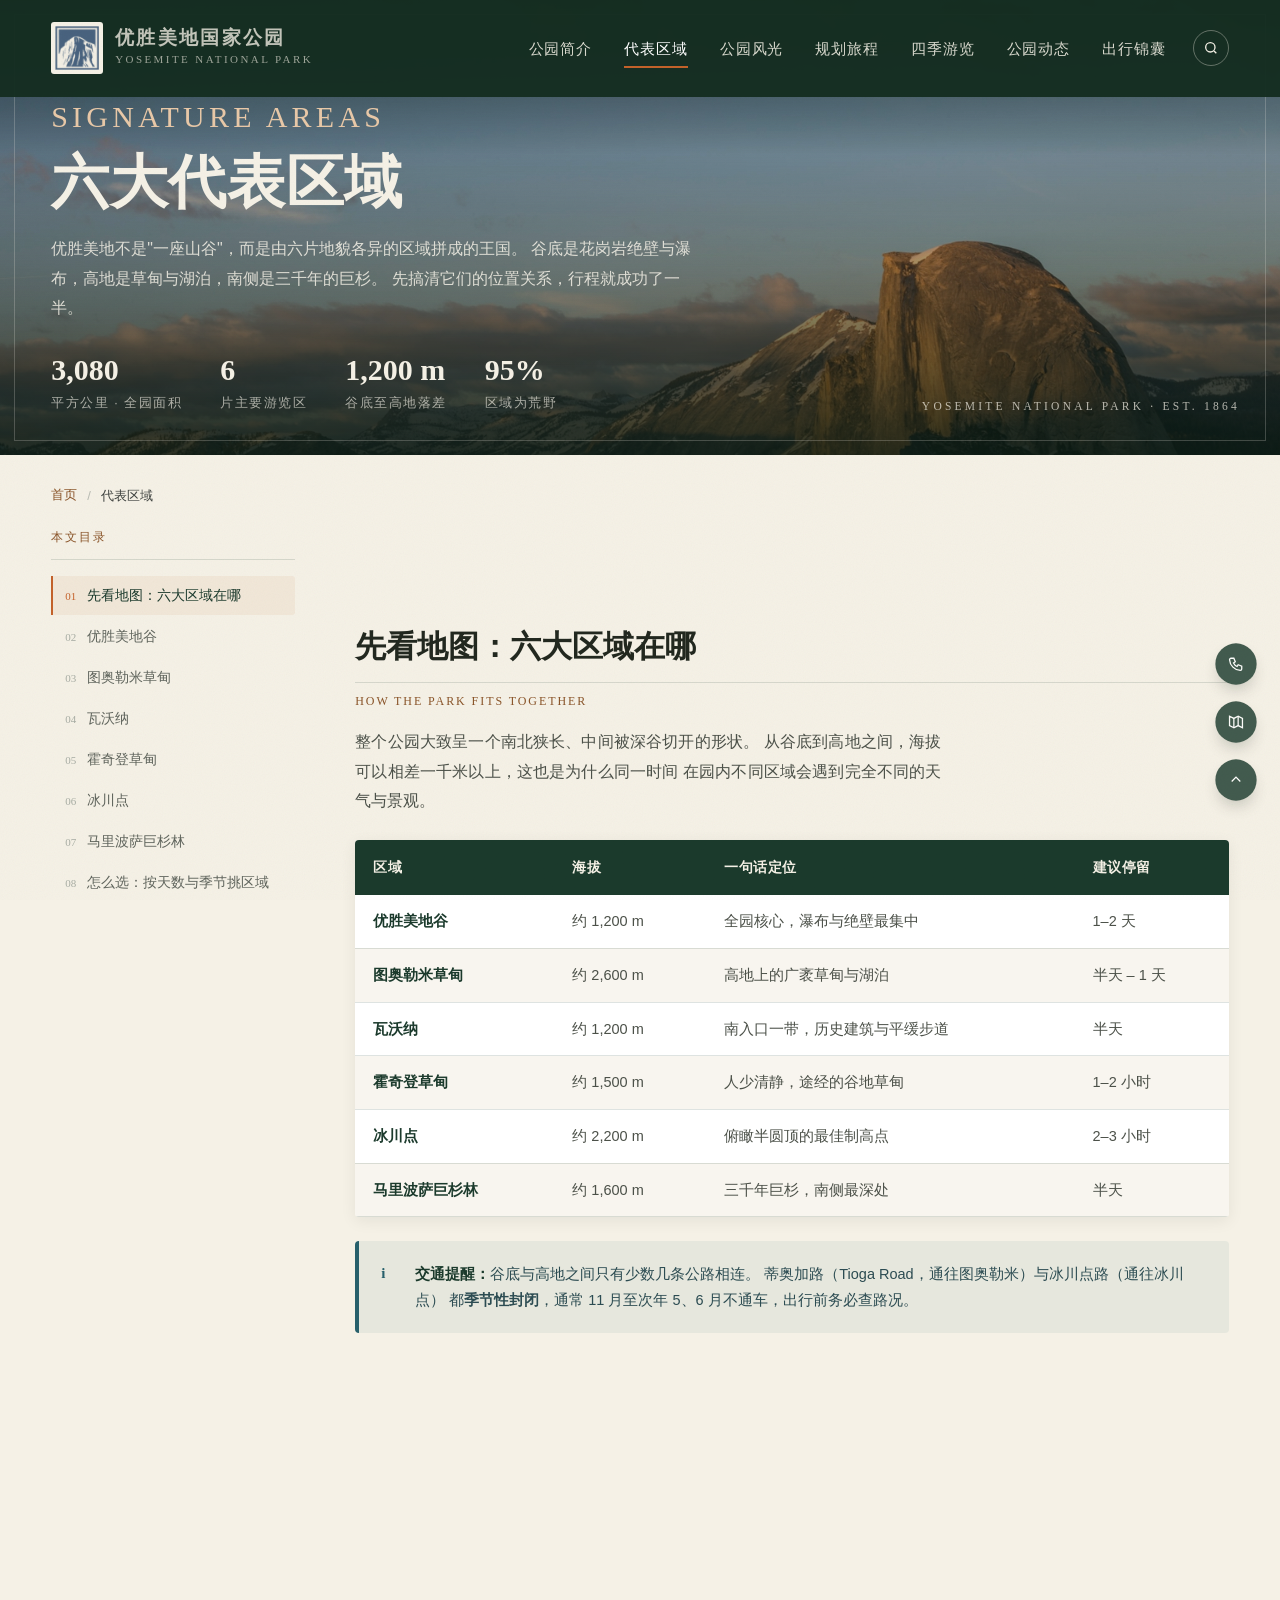
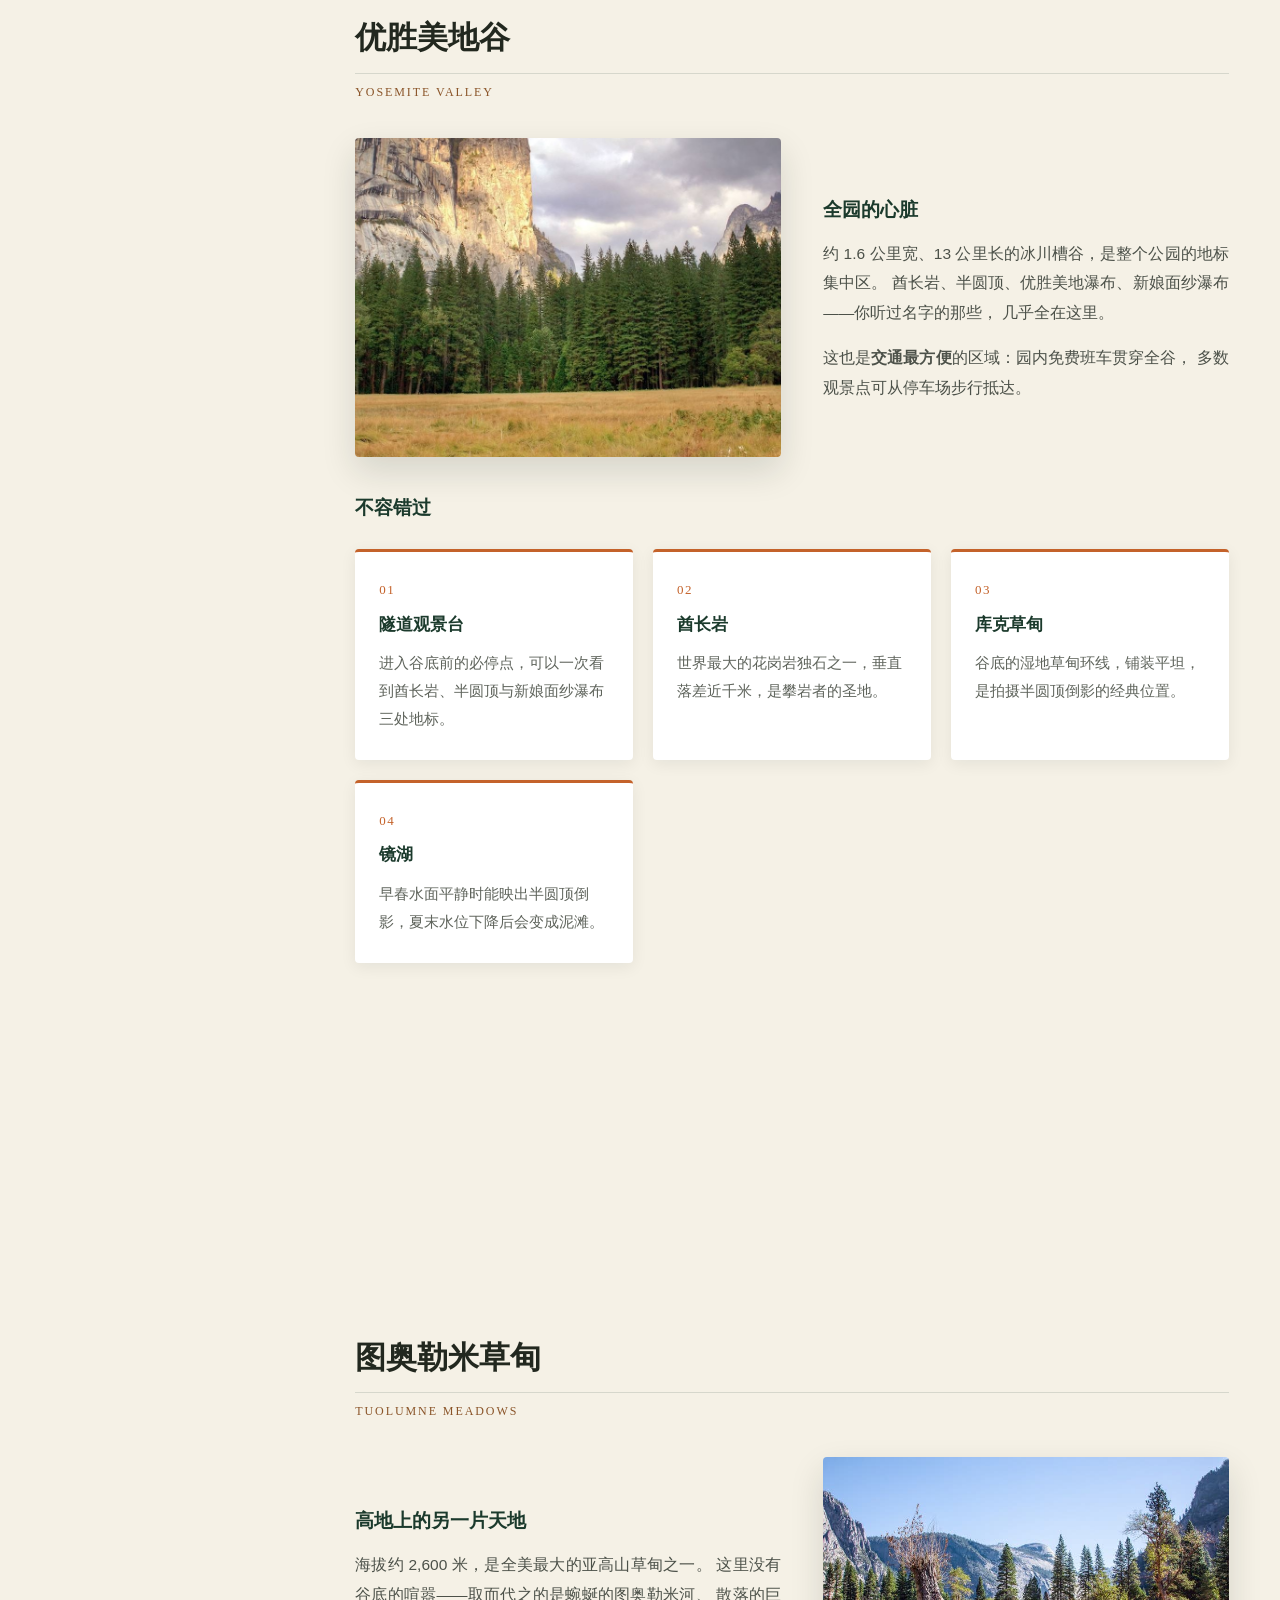
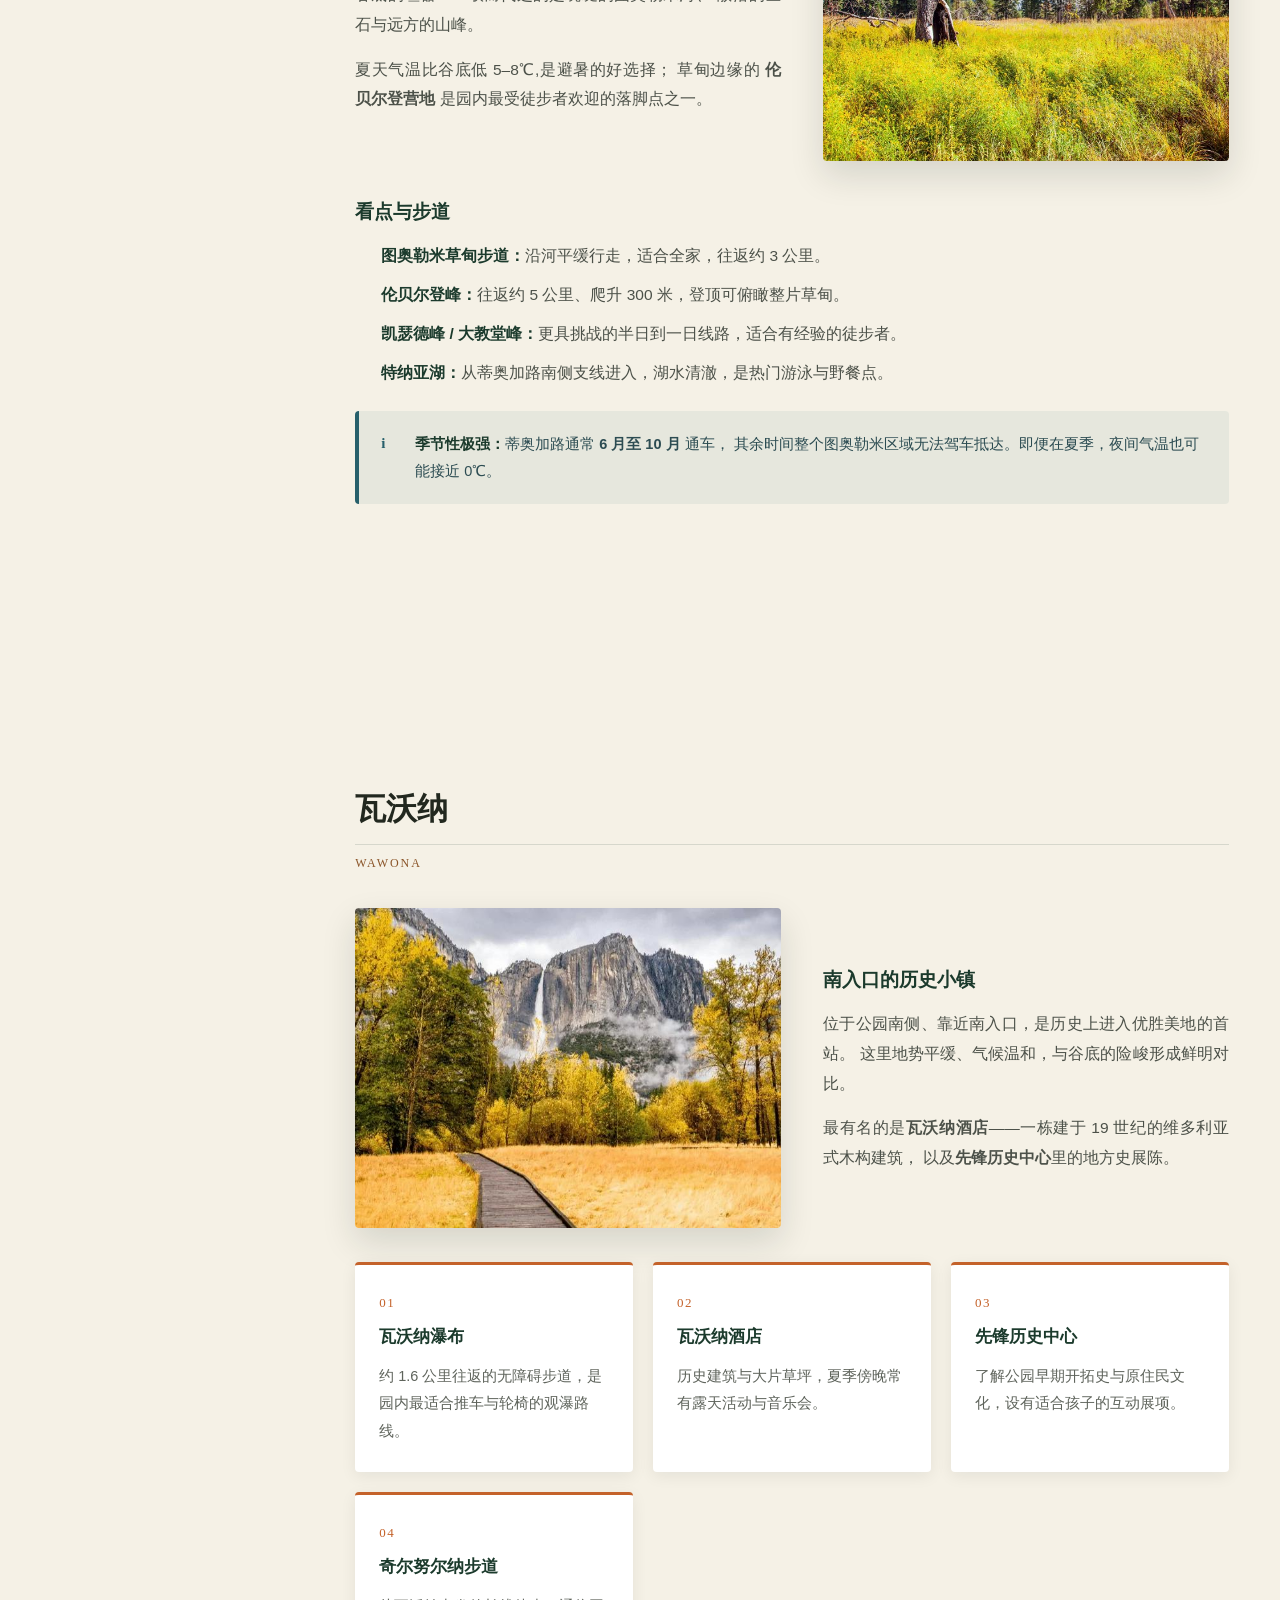
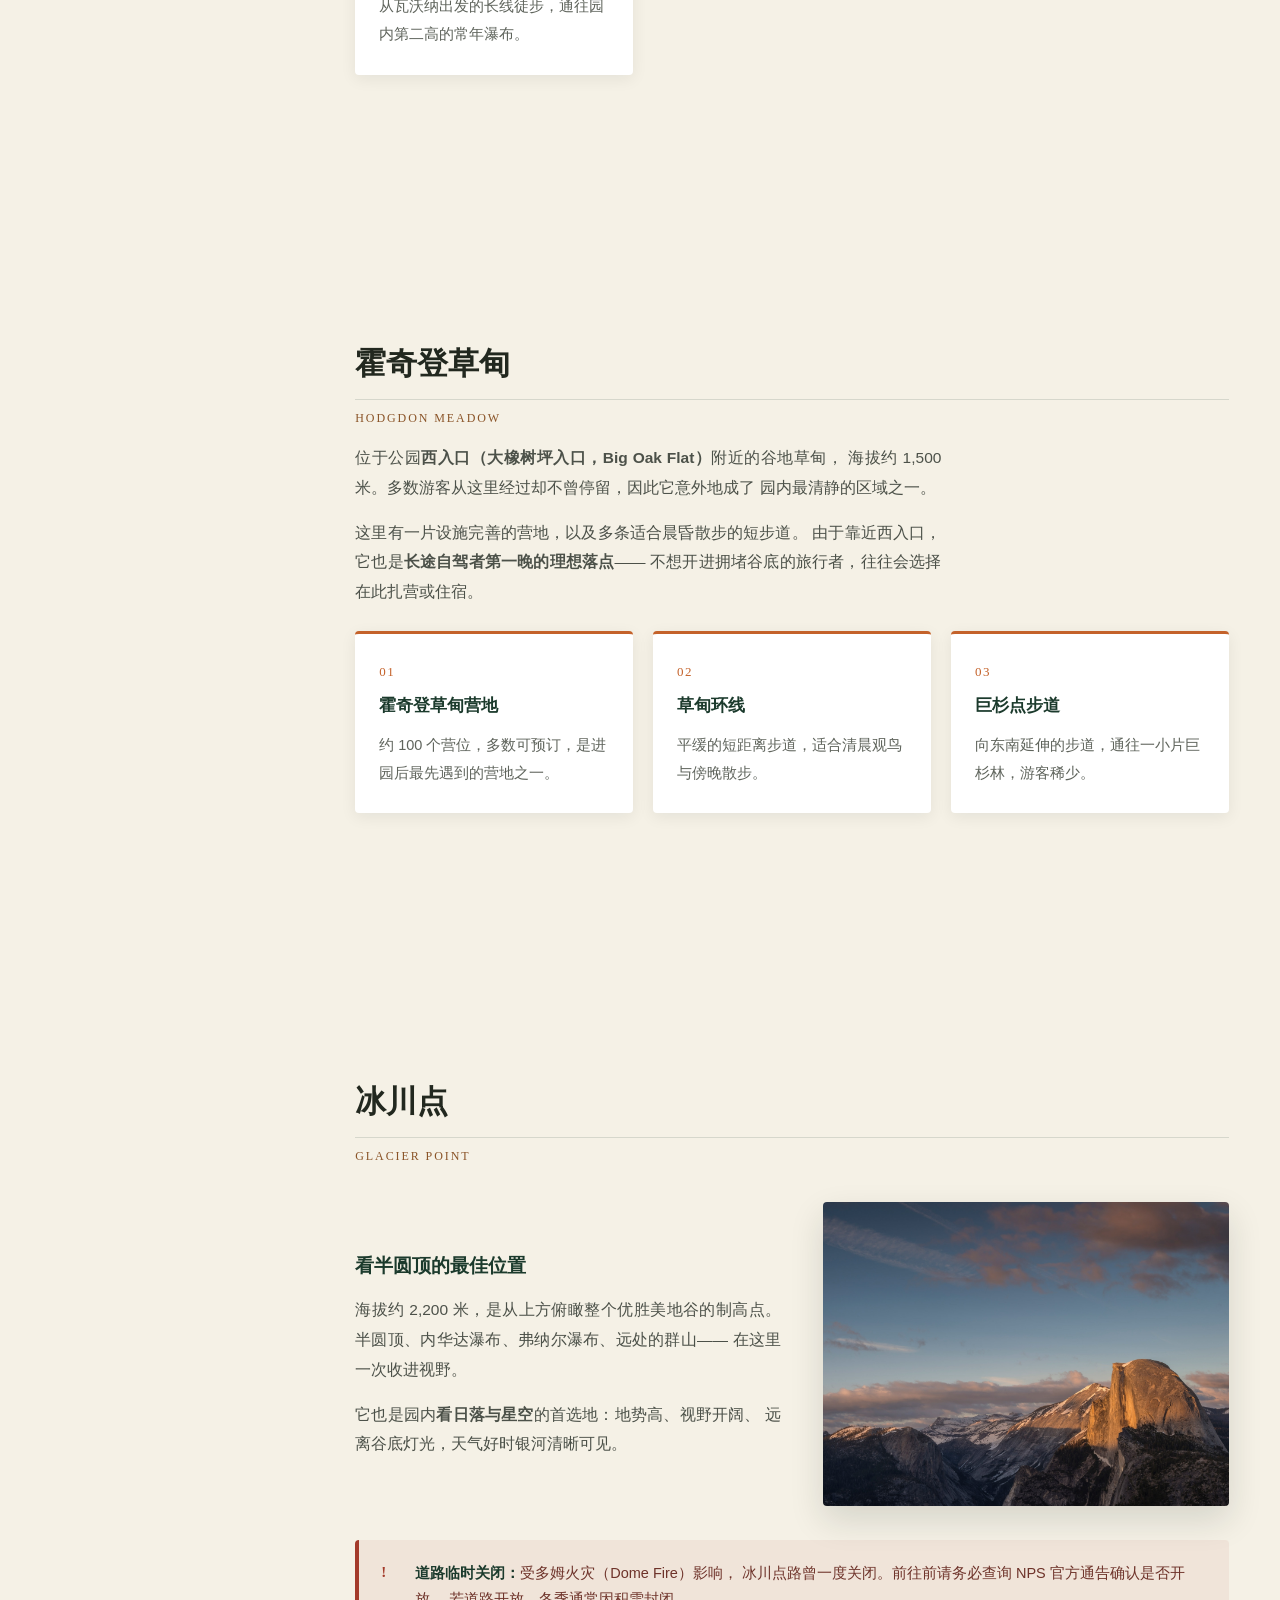
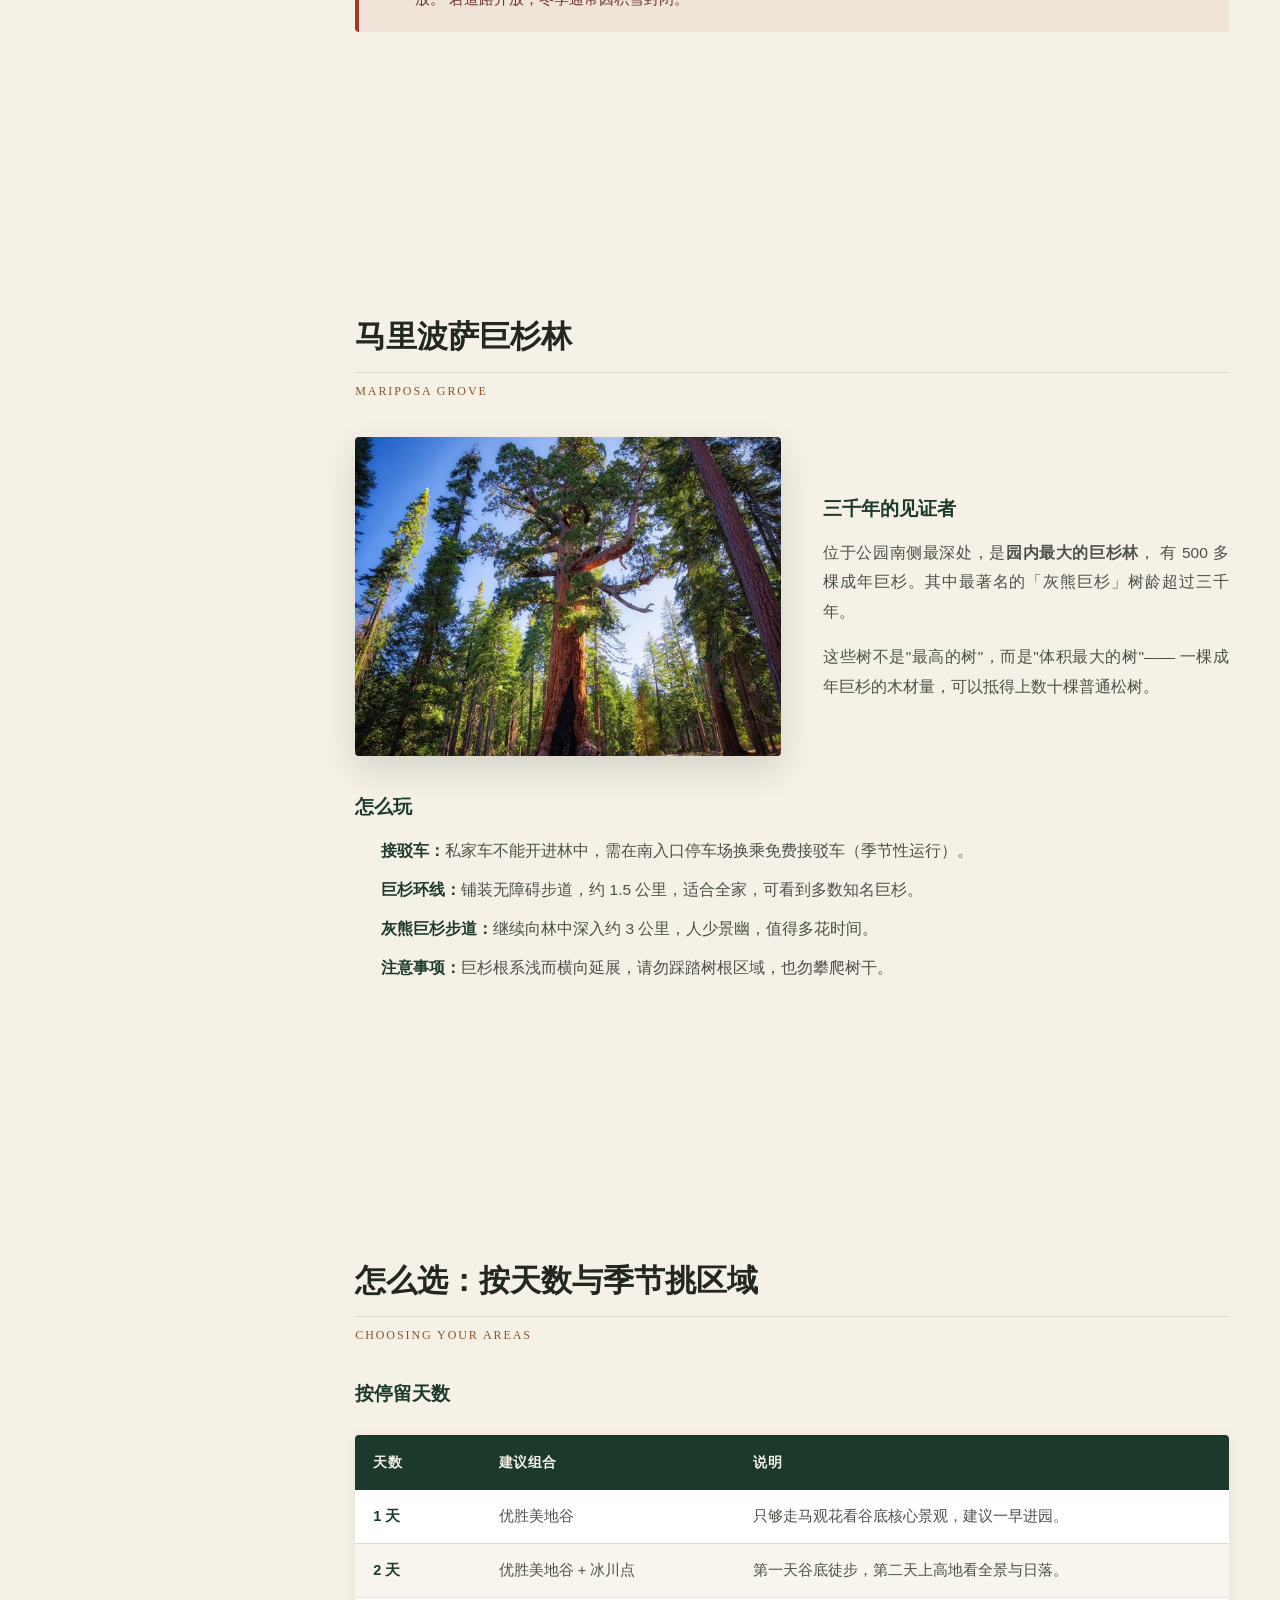
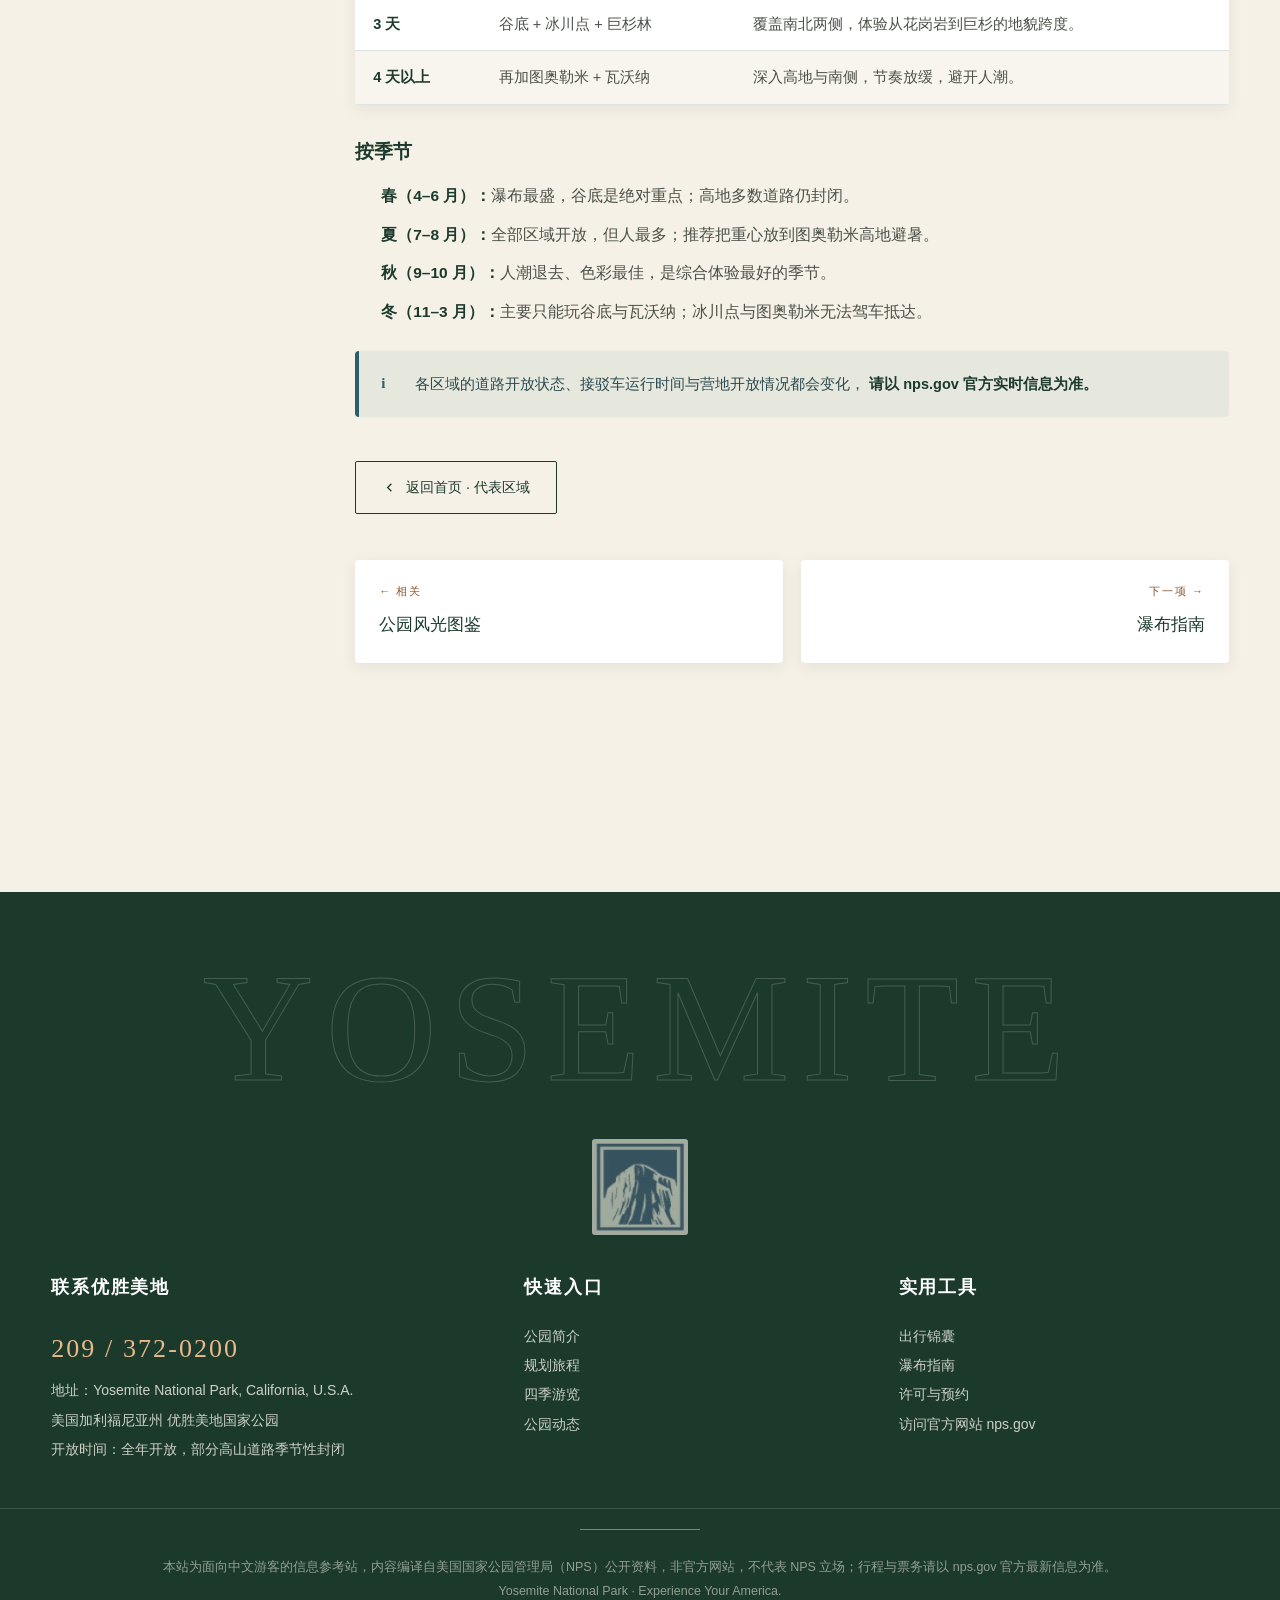
<file: areas.html>
<!DOCTYPE html>
<html lang="zh-CN">
<head>
<meta charset="UTF-8">
<meta name="viewport" content="width=device-width, initial-scale=1.0">
<title>代表区域 · 优胜美地国家公园</title>
<meta name="description" content="优胜美地国家公园六大代表区域详解：优胜美地谷、图奥勒米草甸、瓦沃纳、霍奇登草甸、冰川点、马里波萨巨杉林。含各自特色、到达方式与推荐季节。">
<meta name="keywords" content="优胜美地谷,图奥勒米草甸,瓦沃纳,霍奇登草甸,冰川点,马里波萨巨杉林,Yosemite Valley">
<meta name="author" content="翻译2401 网站：刘知函 翻译：李昊霖 巨家泽">
<meta name="theme-color" content="#1B3A2C">
<link rel="icon" type="image/png" href="assets/favicon.png">
<link rel="preconnect" href="https://miaoda.feishu.cn" crossorigin>
<link rel="stylesheet" href="https://miaoda.feishu.cn/fonts/css2?family=Marcellus&family=Noto+Serif+SC:wght@500;600;700;900&family=Noto+Sans+SC:wght@300;400;500;700&display=swap">
<link rel="stylesheet" href="css/style.css">
<link rel="stylesheet" href="css/motion.css">
<link rel="stylesheet" href="css/pages.css">
<!-- 设计升级：复古国家公园海报 × 杂志编辑感 -->
<link rel="stylesheet" href="css/design-upgrade.css">
</head>

<body id="top" class="page">

<!-- 纸张颗粒质感层 -->
<div class="grain" aria-hidden="true"></div>
<!-- 阅读进度细线 -->
<div class="read-progress" aria-hidden="true"><i></i></div>

<a class="sr-only" href="#main">跳到主要内容</a>

<header class="topbar is-solid">
  <div class="wrap">
    <a class="brand" href="index.html#top" aria-label="优胜美地国家公园首页">
      <img class="badge" src="assets/logo-emblem.png" alt="" aria-hidden="true" decoding="async">
      <span>
        <b>优胜美地国家公园</b>
        <span>YOSEMITE NATIONAL PARK</span>
      </span>
    </a>

    <nav class="nav" aria-label="主导航">
      <a href="index.html#about">公园简介</a>
      <a href="areas.html" class="active">代表区域</a>
      <a href="scenery.html">公园风光</a>
      <a href="plan.html">规划旅程</a>
      <a href="seasons.html">四季游览</a>
      <a href="news.html">公园动态</a>
      <a href="tips.html">出行锦囊</a>
      <button class="nav-search" aria-label="搜索"
              data-toast="搜索功能演示：请前往 nps.gov 搜索完整内容">
        <svg width="16" height="16" viewBox="0 0 24 24" fill="none" stroke="currentColor" stroke-width="2" aria-hidden="true">
          <circle cx="11" cy="11" r="7"/><path d="m20 20-3.5-3.5"/>
        </svg>
      </button>
    </nav>

    <button class="burger" aria-label="打开菜单" data-drawer-open>
      <i></i><i></i><i></i>
    </button>
  </div>
</header>

<div class="drawer" id="drawer" aria-hidden="true">
  <button class="drawer-close" aria-label="关闭菜单" data-drawer-close>&times;</button>
  <a href="index.html#top">首页</a>
  <a href="index.html#about">公园简介</a>
  <a href="areas.html">代表区域</a>
  <a href="scenery.html">公园风光</a>
  <a href="plan.html">规划旅程</a>
  <a href="seasons.html">四季游览</a>
  <a href="news.html">公园动态</a>
  <a href="tips.html">出行锦囊</a>
</div>

<section class="page-hero" data-section="代表区域">
  <img src="assets/banner-halfdome.jpg" alt="从冰川点远眺半圆顶与优胜美地谷全景" fetchpriority="high">
  <span class="hero-coord tl" aria-hidden="true">37.7456° N · 119.5936° W</span>
  <span class="hero-coord br" aria-hidden="true">YOSEMITE NATIONAL PARK · EST. 1864</span>
  <div class="wrap">
    <div class="eyebrow" data-reveal="down">Signature Areas</div>
    <h1 data-split>六大代表区域</h1>
    <p class="lede" data-reveal="up">
      优胜美地不是"一座山谷"，而是由六片地貌各异的区域拼成的王国。
      谷底是花岗岩绝壁与瀑布，高地是草甸与湖泊，南侧是三千年的巨杉。
      先搞清它们的位置关系，行程就成功了一半。
    </p>

    <div class="hero-facts" data-reveal="up">
      <div><b>3,080</b><span>平方公里 · 全园面积</span></div>
      <div><b>6</b><span>片主要游览区</span></div>
      <div><b>1,200 m</b><span>谷底至高地落差</span></div>
      <div><b>95%</b><span>区域为荒野</span></div>
    </div>
  </div>
</section>

<div class="page-body">
  <div class="wrap">
    <nav class="crumb" aria-label="面包屑导航">
      <a href="index.html">首页</a>
      <span class="sep">/</span>
      <span class="cur">代表区域</span>
    </nav>
  </div>

  <div class="wrap">
    <div class="doc-layout">

      <aside class="doc-toc" aria-label="本页目录">
        <h6>本文目录</h6>
        <ol>
          <li><a href="#layout">先看地图：六大区域在哪</a></li>
          <li><a href="#valley">优胜美地谷</a></li>
          <li><a href="#tuolumne">图奥勒米草甸</a></li>
          <li><a href="#wawona">瓦沃纳</a></li>
          <li><a href="#hodgdon">霍奇登草甸</a></li>
          <li><a href="#glacier">冰川点</a></li>
          <li><a href="#mariposa">马里波萨巨杉林</a></li>
          <li><a href="#choose">怎么选：按天数与季节挑区域</a></li>
        </ol>
      </aside>

      <main class="doc-main" id="main">

        <section id="layout" data-reveal-group>
          <h2 data-reveal="up">先看地图：六大区域在哪</h2>
          <div class="en-sub" data-reveal="up">How the Park Fits Together</div>

          <p data-reveal="up">
            整个公园大致呈一个南北狭长、中间被深谷切开的形状。
            从谷底到高地之间，海拔可以相差一千米以上，这也是为什么同一时间
            在园内不同区域会遇到完全不同的天气与景观。
          </p>

          <div class="table-wrap" data-reveal="up">
            <table class="data">
              <thead>
                <tr>
                  <th>区域</th>
                  <th>海拔</th>
                  <th>一句话定位</th>
                  <th>建议停留</th>
                </tr>
              </thead>
              <tbody>
                <tr>
                  <td>优胜美地谷</td>
                  <td>约 1,200 m</td>
                  <td>全园核心，瀑布与绝壁最集中</td>
                  <td>1–2 天</td>
                </tr>
                <tr>
                  <td>图奥勒米草甸</td>
                  <td>约 2,600 m</td>
                  <td>高地上的广袤草甸与湖泊</td>
                  <td>半天 – 1 天</td>
                </tr>
                <tr>
                  <td>瓦沃纳</td>
                  <td>约 1,200 m</td>
                  <td>南入口一带，历史建筑与平缓步道</td>
                  <td>半天</td>
                </tr>
                <tr>
                  <td>霍奇登草甸</td>
                  <td>约 1,500 m</td>
                  <td>人少清静，途经的谷地草甸</td>
                  <td>1–2 小时</td>
                </tr>
                <tr>
                  <td>冰川点</td>
                  <td>约 2,200 m</td>
                  <td>俯瞰半圆顶的最佳制高点</td>
                  <td>2–3 小时</td>
                </tr>
                <tr>
                  <td>马里波萨巨杉林</td>
                  <td>约 1,600 m</td>
                  <td>三千年巨杉，南侧最深处</td>
                  <td>半天</td>
                </tr>
              </tbody>
            </table>
          </div>

          <div class="note info" data-reveal="up">
            <div class="note-ic">i</div>
            <div>
              <strong>交通提醒：</strong>谷底与高地之间只有少数几条公路相连。
              蒂奥加路（Tioga Road，通往图奥勒米）与冰川点路（通往冰川点）
              都<b>季节性封闭</b>，通常 11 月至次年 5、6 月不通车，出行前务必查路况。
            </div>
          </div>
        </section>

        <section id="valley" data-reveal-group>
          <h2 data-reveal="up">优胜美地谷</h2>
          <div class="en-sub" data-reveal="up">Yosemite Valley</div>

          <div class="media-row" data-reveal="up">
            <div class="media-img">
              <img src="assets/banner-valley.jpg" alt="优胜美地谷全景，草甸与两侧花岗岩绝壁" loading="lazy">
            </div>
            <div class="media-txt">
              <h3>全园的心脏</h3>
              <p>
                约 1.6 公里宽、13 公里长的冰川槽谷，是整个公园的地标集中区。
                酋长岩、半圆顶、优胜美地瀑布、新娘面纱瀑布——你听过名字的那些，
                几乎全在这里。
              </p>
              <p>
                这也是<b>交通最方便</b>的区域：园内免费班车贯穿全谷，
                多数观景点可从停车场步行抵达。
              </p>
            </div>
          </div>

          <h3 data-reveal="up">不容错过</h3>
          <div class="card-grid" data-reveal="up">
            <div class="info-card">
              <span class="num">01</span>
              <h4>隧道观景台</h4>
              <p>进入谷底前的必停点，可以一次看到酋长岩、半圆顶与新娘面纱瀑布三处地标。</p>
            </div>
            <div class="info-card">
              <span class="num">02</span>
              <h4>酋长岩</h4>
              <p>世界最大的花岗岩独石之一，垂直落差近千米，是攀岩者的圣地。</p>
            </div>
            <div class="info-card">
              <span class="num">03</span>
              <h4>库克草甸</h4>
              <p>谷底的湿地草甸环线，铺装平坦，是拍摄半圆顶倒影的经典位置。</p>
            </div>
            <div class="info-card">
              <span class="num">04</span>
              <h4>镜湖</h4>
              <p>早春水面平静时能映出半圆顶倒影，夏末水位下降后会变成泥滩。</p>
            </div>
          </div>

          <div class="note" data-reveal="up">
            <div class="note-ic">!</div>
            <div>
              谷底在 5–9 月的白天常常堵车、停车位紧张。建议把车停在
              <b>约塞米蒂村或咖喱村</b>的大型停车场，改乘免费班车出行。
            </div>
          </div>
        </section>

        <section id="tuolumne" data-reveal-group>
          <h2 data-reveal="up">图奥勒米草甸</h2>
          <div class="en-sub" data-reveal="up">Tuolumne Meadows</div>

          <div class="media-row flip" data-reveal="up">
            <div class="media-img">
              <img src="assets/sc-meadow.jpg" alt="图奥勒米草甸的开阔高地与远处的花岗岩山峰" loading="lazy">
            </div>
            <div class="media-txt">
              <h3>高地上的另一片天地</h3>
              <p>
                海拔约 2,600 米，是全美最大的亚高山草甸之一。
                这里没有谷底的喧嚣——取而代之的是蜿蜒的图奥勒米河、
                散落的巨石与远方的山峰。
              </p>
              <p>
                夏天气温比谷底低 5–8℃,是避暑的好选择；
                草甸边缘的 <b>伦贝尔登营地</b> 是园内最受徒步者欢迎的落脚点之一。
              </p>
            </div>
          </div>

          <h3 data-reveal="up">看点与步道</h3>
          <ul class="bullets" data-reveal="up">
            <li><strong>图奥勒米草甸步道：</strong>沿河平缓行走，适合全家，往返约 3 公里。</li>
            <li><strong>伦贝尔登峰：</strong>往返约 5 公里、爬升 300 米，登顶可俯瞰整片草甸。</li>
            <li><strong>凯瑟德峰 / 大教堂峰：</strong>更具挑战的半日到一日线路，适合有经验的徒步者。</li>
            <li><strong>特纳亚湖：</strong>从蒂奥加路南侧支线进入，湖水清澈，是热门游泳与野餐点。</li>
          </ul>

          <div class="note info" data-reveal="up">
            <div class="note-ic">i</div>
            <div>
              <strong>季节性极强：</strong>蒂奥加路通常 <b>6 月至 10 月</b> 通车，
              其余时间整个图奥勒米区域无法驾车抵达。即便在夏季，夜间气温也可能接近 0℃。
            </div>
          </div>
        </section>

        <section id="wawona" data-reveal-group>
          <h2 data-reveal="up">瓦沃纳</h2>
          <div class="en-sub" data-reveal="up">Wawona</div>

          <div class="media-row" data-reveal="up">
            <div class="media-img">
              <img src="assets/season-autumn.jpg" alt="瓦沃纳一带秋季的金黄草甸与木栈道" loading="lazy">
            </div>
            <div class="media-txt">
              <h3>南入口的历史小镇</h3>
              <p>
                位于公园南侧、靠近南入口，是历史上进入优胜美地的首站。
                这里地势平缓、气候温和，与谷底的险峻形成鲜明对比。
              </p>
              <p>
                最有名的是<b>瓦沃纳酒店</b>——一栋建于 19 世纪的维多利亚式木构建筑，
                以及<b>先锋历史中心</b>里的地方史展陈。
              </p>
            </div>
          </div>

          <div class="card-grid" data-reveal="up">
            <div class="info-card">
              <span class="num">01</span>
              <h4>瓦沃纳瀑布</h4>
              <p>约 1.6 公里往返的无障碍步道，是园内最适合推车与轮椅的观瀑路线。</p>
            </div>
            <div class="info-card">
              <span class="num">02</span>
              <h4>瓦沃纳酒店</h4>
              <p>历史建筑与大片草坪，夏季傍晚常有露天活动与音乐会。</p>
            </div>
            <div class="info-card">
              <span class="num">03</span>
              <h4>先锋历史中心</h4>
              <p>了解公园早期开拓史与原住民文化，设有适合孩子的互动展项。</p>
            </div>
            <div class="info-card">
              <span class="num">04</span>
              <h4>奇尔努尔纳步道</h4>
              <p>从瓦沃纳出发的长线徒步，通往园内第二高的常年瀑布。</p>
            </div>
          </div>
        </section>

        <section id="hodgdon" data-reveal-group>
          <h2 data-reveal="up">霍奇登草甸</h2>
          <div class="en-sub" data-reveal="up">Hodgdon Meadow</div>

          <p data-reveal="up">
            位于公园<b>西入口（大橡树坪入口，Big Oak Flat）</b>附近的谷地草甸，
            海拔约 1,500 米。多数游客从这里经过却不曾停留，因此它意外地成了
            园内最清静的区域之一。
          </p>

          <p data-reveal="up">
            这里有一片设施完善的营地，以及多条适合晨昏散步的短步道。
            由于靠近西入口，它也是<b>长途自驾者第一晚的理想落点</b>——
            不想开进拥堵谷底的旅行者，往往会选择在此扎营或住宿。
          </p>

          <div class="card-grid" data-reveal="up">
            <div class="info-card">
              <span class="num">01</span>
              <h4>霍奇登草甸营地</h4>
              <p>约 100 个营位，多数可预订，是进园后最先遇到的营地之一。</p>
            </div>
            <div class="info-card">
              <span class="num">02</span>
              <h4>草甸环线</h4>
              <p>平缓的短距离步道，适合清晨观鸟与傍晚散步。</p>
            </div>
            <div class="info-card">
              <span class="num">03</span>
              <h4>巨杉点步道</h4>
              <p>向东南延伸的步道，通往一小片巨杉林，游客稀少。</p>
            </div>
          </div>
        </section>

        <section id="glacier" data-reveal-group>
          <h2 data-reveal="up">冰川点</h2>
          <div class="en-sub" data-reveal="up">Glacier Point</div>

          <div class="media-row flip" data-reveal="up">
            <div class="media-img">
              <img src="assets/banner-halfdome.jpg" alt="从冰川点远眺半圆顶，日落时分的金色光线" loading="lazy">
            </div>
            <div class="media-txt">
              <h3>看半圆顶的最佳位置</h3>
              <p>
                海拔约 2,200 米，是从上方俯瞰整个优胜美地谷的制高点。
                半圆顶、内华达瀑布、弗纳尔瀑布、远处的群山——
                在这里一次收进视野。
              </p>
              <p>
                它也是园内<b>看日落与星空</b>的首选地：地势高、视野开阔、
                远离谷底灯光，天气好时银河清晰可见。
              </p>
            </div>
          </div>

          <div class="note safety" data-reveal="up">
            <div class="note-ic">!</div>
            <div>
              <strong>道路临时关闭：</strong>受多姆火灾（Dome Fire）影响，
              冰川点路曾一度关闭。前往前请务必查询 NPS 官方通告确认是否开放。
              若道路开放，冬季通常因积雪封闭。
            </div>
          </div>
        </section>

        <section id="mariposa" data-reveal-group>
          <h2 data-reveal="up">马里波萨巨杉林</h2>
          <div class="en-sub" data-reveal="up">Mariposa Grove</div>

          <div class="media-row" data-reveal="up">
            <div class="media-img">
              <img src="assets/sc-sequoia.jpg" alt="马里波萨巨杉林中粗壮的巨杉树干" loading="lazy">
            </div>
            <div class="media-txt">
              <h3>三千年的见证者</h3>
              <p>
                位于公园南侧最深处，是<b>园内最大的巨杉林</b>，
                有 500 多棵成年巨杉。其中最著名的「灰熊巨杉」树龄超过三千年。
              </p>
              <p>
                这些树不是"最高的树"，而是"体积最大的树"——
                一棵成年巨杉的木材量，可以抵得上数十棵普通松树。
              </p>
            </div>
          </div>

          <h3 data-reveal="up">怎么玩</h3>
          <ul class="bullets" data-reveal="up">
            <li><strong>接驳车：</strong>私家车不能开进林中，需在南入口停车场换乘免费接驳车（季节性运行）。</li>
            <li><strong>巨杉环线：</strong>铺装无障碍步道，约 1.5 公里，适合全家，可看到多数知名巨杉。</li>
            <li><strong>灰熊巨杉步道：</strong>继续向林中深入约 3 公里，人少景幽，值得多花时间。</li>
            <li><strong>注意事项：</strong>巨杉根系浅而横向延展，请勿踩踏树根区域，也勿攀爬树干。</li>
          </ul>
        </section>

        <section id="choose" data-reveal-group>
          <h2 data-reveal="up">怎么选：按天数与季节挑区域</h2>
          <div class="en-sub" data-reveal="up">Choosing Your Areas</div>

          <h3 data-reveal="up">按停留天数</h3>
          <div class="table-wrap" data-reveal="up">
            <table class="data">
              <thead>
                <tr>
                  <th>天数</th>
                  <th>建议组合</th>
                  <th>说明</th>
                </tr>
              </thead>
              <tbody>
                <tr>
                  <td>1 天</td>
                  <td>优胜美地谷</td>
                  <td>只够走马观花看谷底核心景观，建议一早进园。</td>
                </tr>
                <tr>
                  <td>2 天</td>
                  <td>优胜美地谷 + 冰川点</td>
                  <td>第一天谷底徒步，第二天上高地看全景与日落。</td>
                </tr>
                <tr>
                  <td>3 天</td>
                  <td>谷底 + 冰川点 + 巨杉林</td>
                  <td>覆盖南北两侧，体验从花岗岩到巨杉的地貌跨度。</td>
                </tr>
                <tr>
                  <td>4 天以上</td>
                  <td>再加图奥勒米 + 瓦沃纳</td>
                  <td>深入高地与南侧，节奏放缓，避开人潮。</td>
                </tr>
              </tbody>
            </table>
          </div>

          <h3 data-reveal="up">按季节</h3>
          <ul class="bullets" data-reveal="up">
            <li><strong>春（4–6 月）：</strong>瀑布最盛，谷底是绝对重点；高地多数道路仍封闭。</li>
            <li><strong>夏（7–8 月）：</strong>全部区域开放，但人最多；推荐把重心放到图奥勒米高地避暑。</li>
            <li><strong>秋（9–10 月）：</strong>人潮退去、色彩最佳，是综合体验最好的季节。</li>
            <li><strong>冬（11–3 月）：</strong>主要只能玩谷底与瓦沃纳；冰川点与图奥勒米无法驾车抵达。</li>
          </ul>

          <div class="note info" data-reveal="up">
            <div class="note-ic">i</div>
            <div>
              各区域的道路开放状态、接驳车运行时间与营地开放情况都会变化，
              <strong>请以 nps.gov 官方实时信息为准。</strong>
            </div>
          </div>

          <div data-reveal="up" style="margin-top:34px">
            <a class="back-home" href="index.html#areas">
              <svg width="15" height="15" viewBox="0 0 24 24" fill="none" stroke="currentColor" stroke-width="2" aria-hidden="true">
                <path d="m15 18-6-6 6-6"/>
              </svg>
              返回首页 · 代表区域
            </a>
          </div>

          <nav class="page-nav" aria-label="页面导航">
            <a class="prev" href="scenery.html">
              <span class="dir">← 相关</span>
              <span class="ttl">公园风光图鉴</span>
            </a>
            <a class="next" href="waterfalls.html">
              <span class="dir">下一项 →</span>
              <span class="ttl">瀑布指南</span>
            </a>
          </nav>
        </section>

      </main>
    </div>
  </div>
</div>

<footer class="footer">
  <div class="footer-watermark" aria-hidden="true">YOSEMITE</div>
  <div class="footer-badge" aria-hidden="true">
      <img class="badge" src="assets/logo-emblem.png" alt="" aria-hidden="true" decoding="async">
  </div>
  <div class="wrap footer-grid">
    <div>
      <h5>联系优胜美地</h5>
      <p class="hotline">209 / 372-0200</p>
      <p>地址：Yosemite National Park, California, U.S.A.<br>美国加利福尼亚州 优胜美地国家公园</p>
      <p>开放时间：全年开放，部分高山道路季节性封闭</p>
    </div>

    <div>
      <h5>快速入口</h5>
      <ul>
        <li><a href="index.html#about">公园简介</a></li>
        <li><a href="plan.html">规划旅程</a></li>
        <li><a href="seasons.html">四季游览</a></li>
        <li><a href="news.html">公园动态</a></li>
      </ul>
    </div>

    <div>
      <h5>实用工具</h5>
      <ul>
        <li><a href="tips.html">出行锦囊</a></li>
        <li><a href="waterfalls.html">瀑布指南</a></li>
        <li><a href="permits.html">许可与预约</a></li>
        <li><a href="https://www.nps.gov/yose/index.htm" target="_blank" rel="noopener">访问官方网站 nps.gov</a></li>
      </ul>
    </div>
  </div>

  <div class="footer-note">
    本站为面向中文游客的信息参考站，内容编译自美国国家公园管理局（NPS）公开资料，非官方网站，不代表 NPS 立场；行程与票务请以 nps.gov 官方最新信息为准。<br>
    Yosemite National Park · Experience Your America.
  </div>
</footer>

<div class="floatbar">
  <a class="fb-btn" href="tel:2093720200" aria-label="电话咨询">
    <svg width="20" height="20" viewBox="0 0 24 24" fill="none" stroke="#fff" stroke-width="1.8" aria-hidden="true">
      <path d="M5 4h4l2 5-2.5 1.5a11 11 0 0 0 5 5L15 13l5 2v4a2 2 0 0 1-2 2A16 16 0 0 1 3 6a2 2 0 0 1 2-2z"/>
    </svg>
    <span class="pop">209 / 372-0200</span>
  </a>
  <a class="fb-btn" href="plan.html" aria-label="规划旅程">
    <svg width="20" height="20" viewBox="0 0 24 24" fill="none" stroke="#fff" stroke-width="1.8" aria-hidden="true">
      <path d="M9 20 3 17V4l6 3 6-3 6 3v13l-6-3-6 3z"/><path d="M9 7v13M15 4v13"/>
    </svg>
    <span class="pop">规划旅程</span>
  </a>
  <button class="fb-btn to-top" id="toTop" aria-label="返回顶部">
    <svg width="20" height="20" viewBox="0 0 24 24" fill="none" stroke="#fff" stroke-width="1.8" aria-hidden="true">
      <path d="m6 14 6-6 6 6"/>
    </svg>
  </button>
</div>

<div class="toast" id="toast" role="status" aria-live="polite"></div>

<script src="js/main.js"></script>
<script src="js/motion.js"></script>
<script src="js/pages.js"></script>
</body>
</html>
</file>
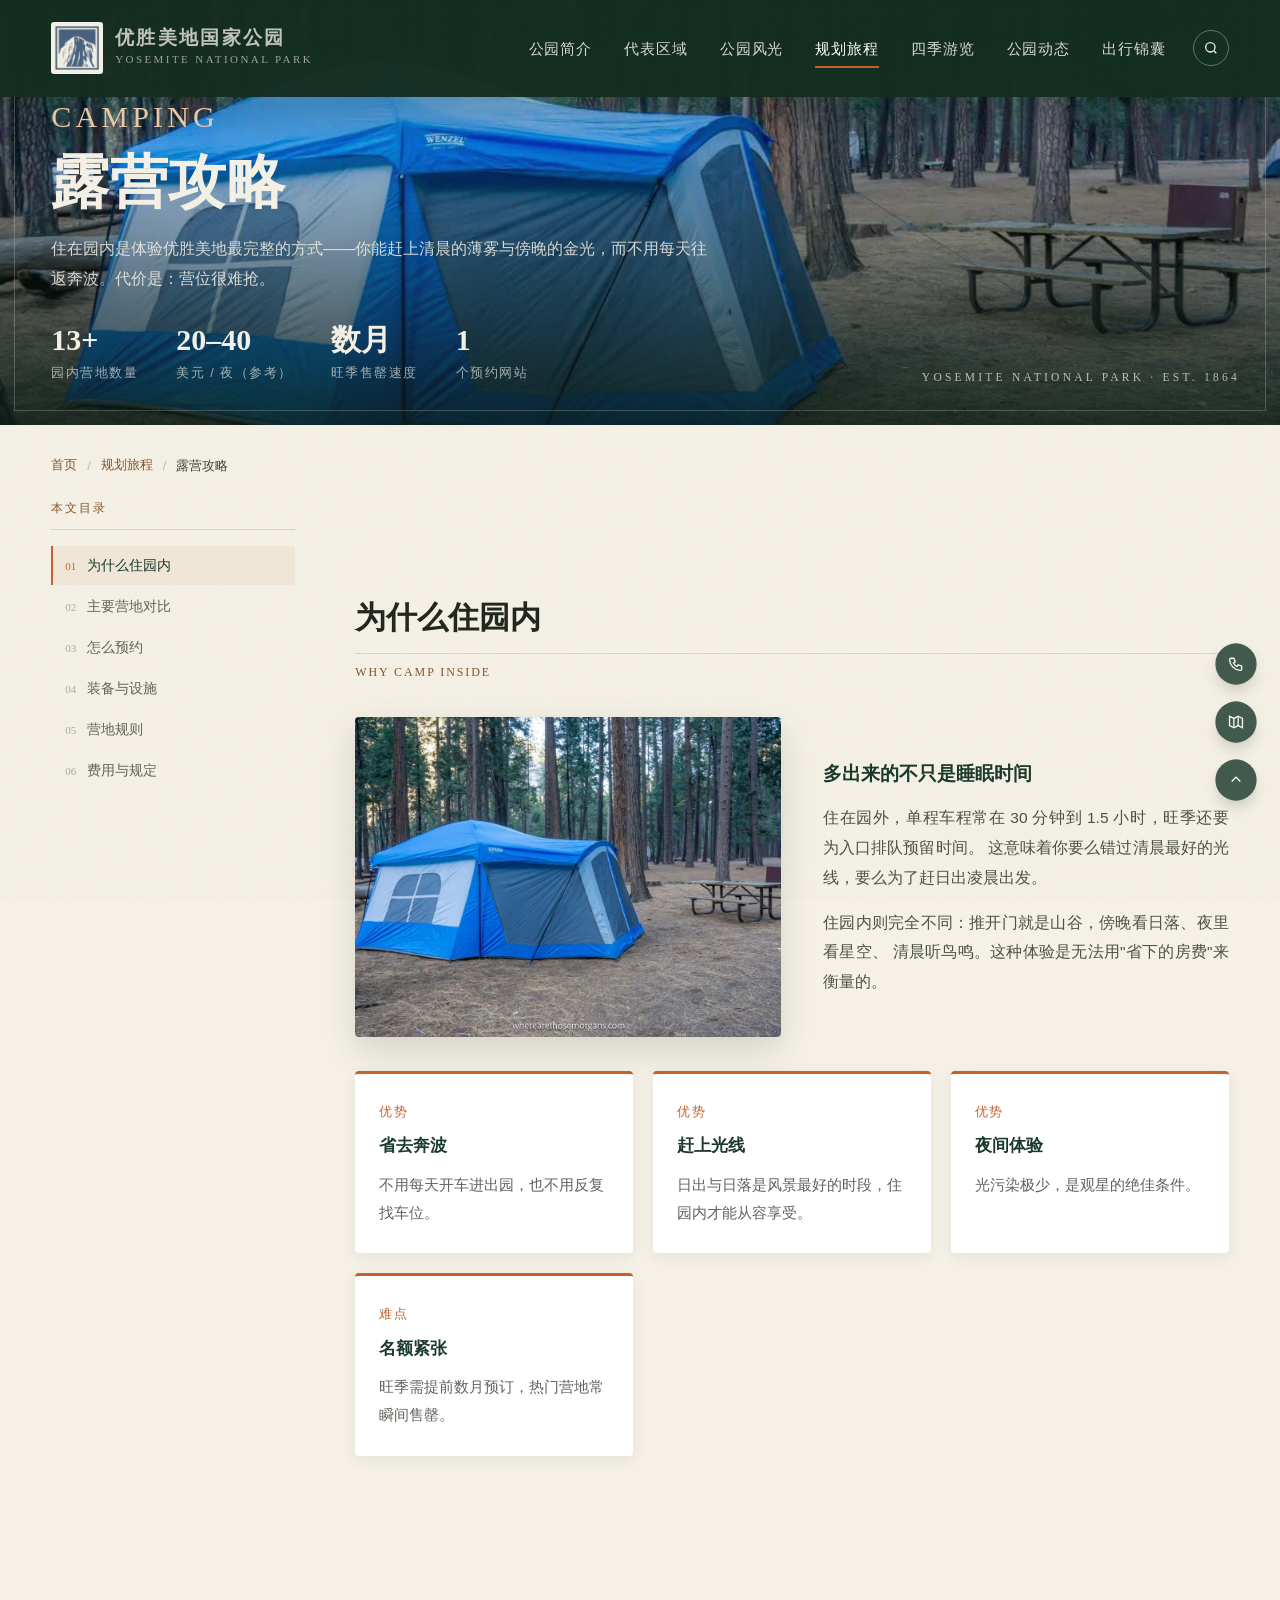
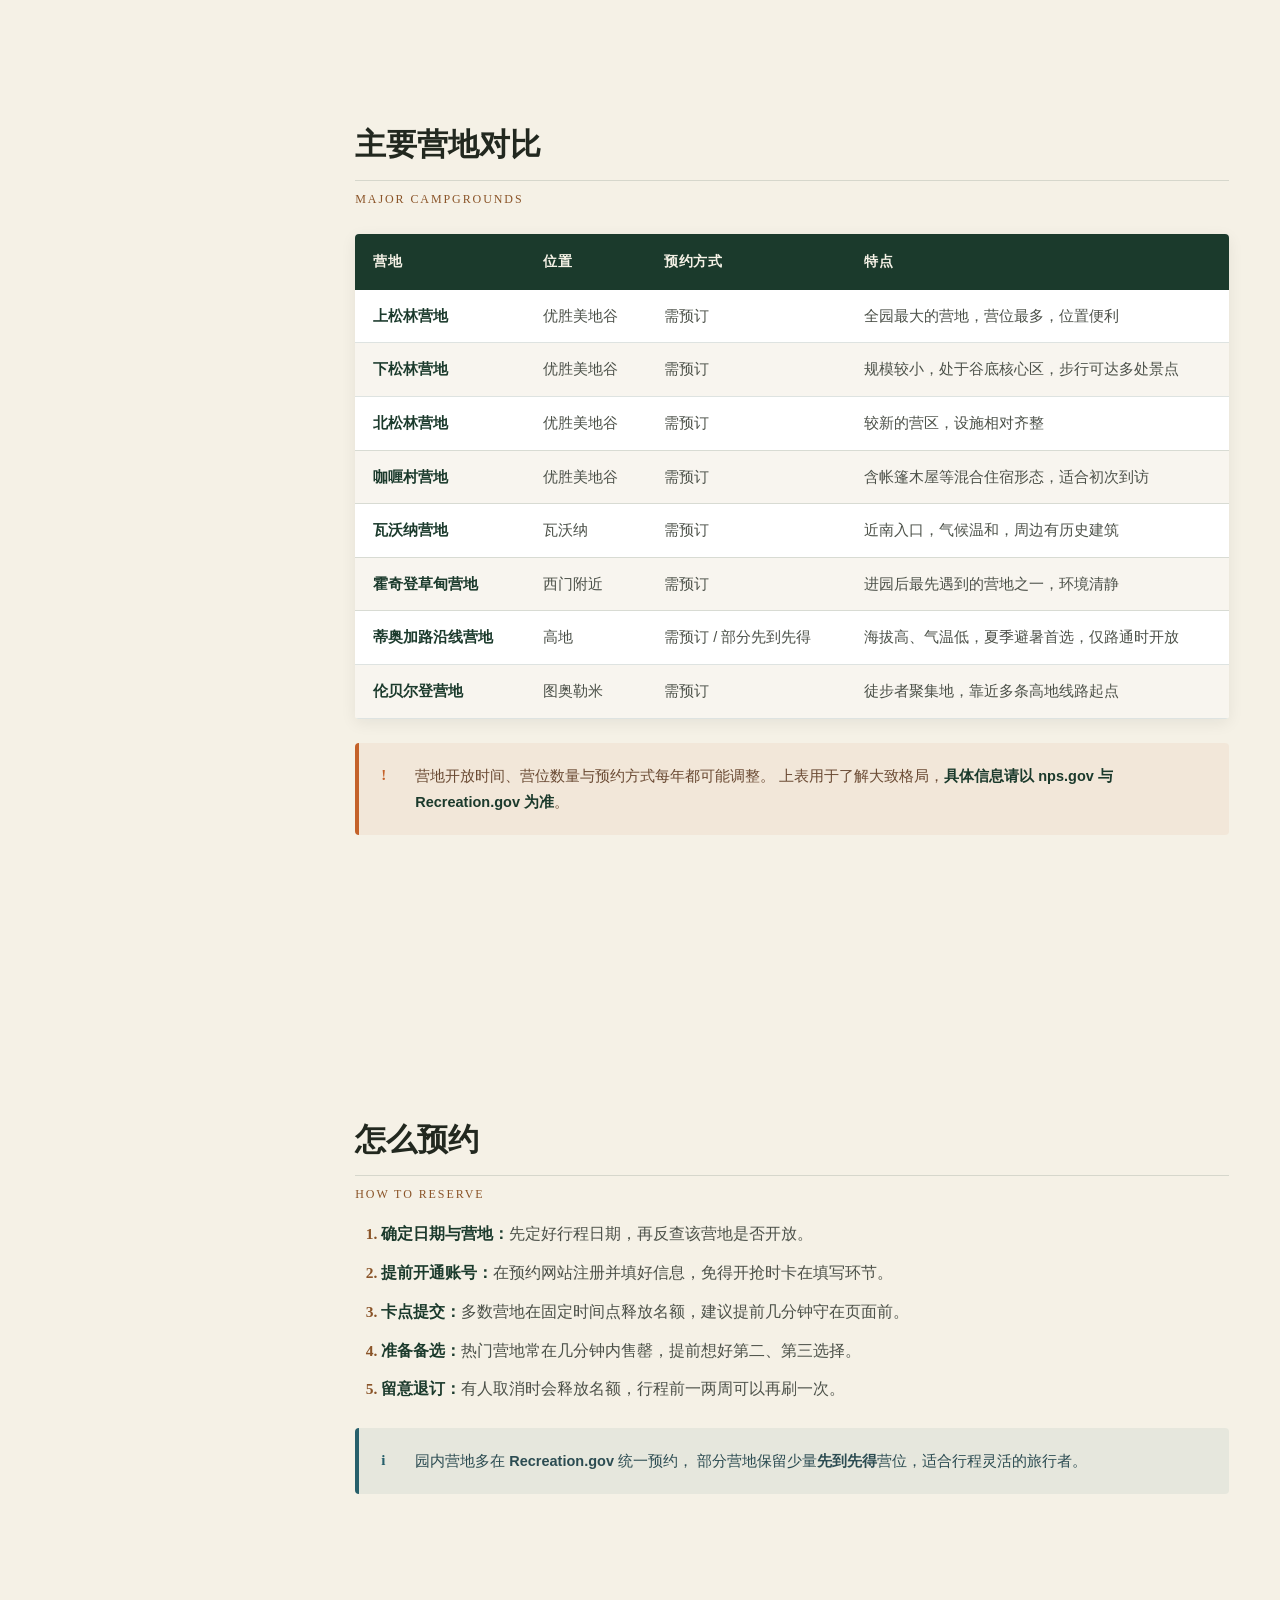
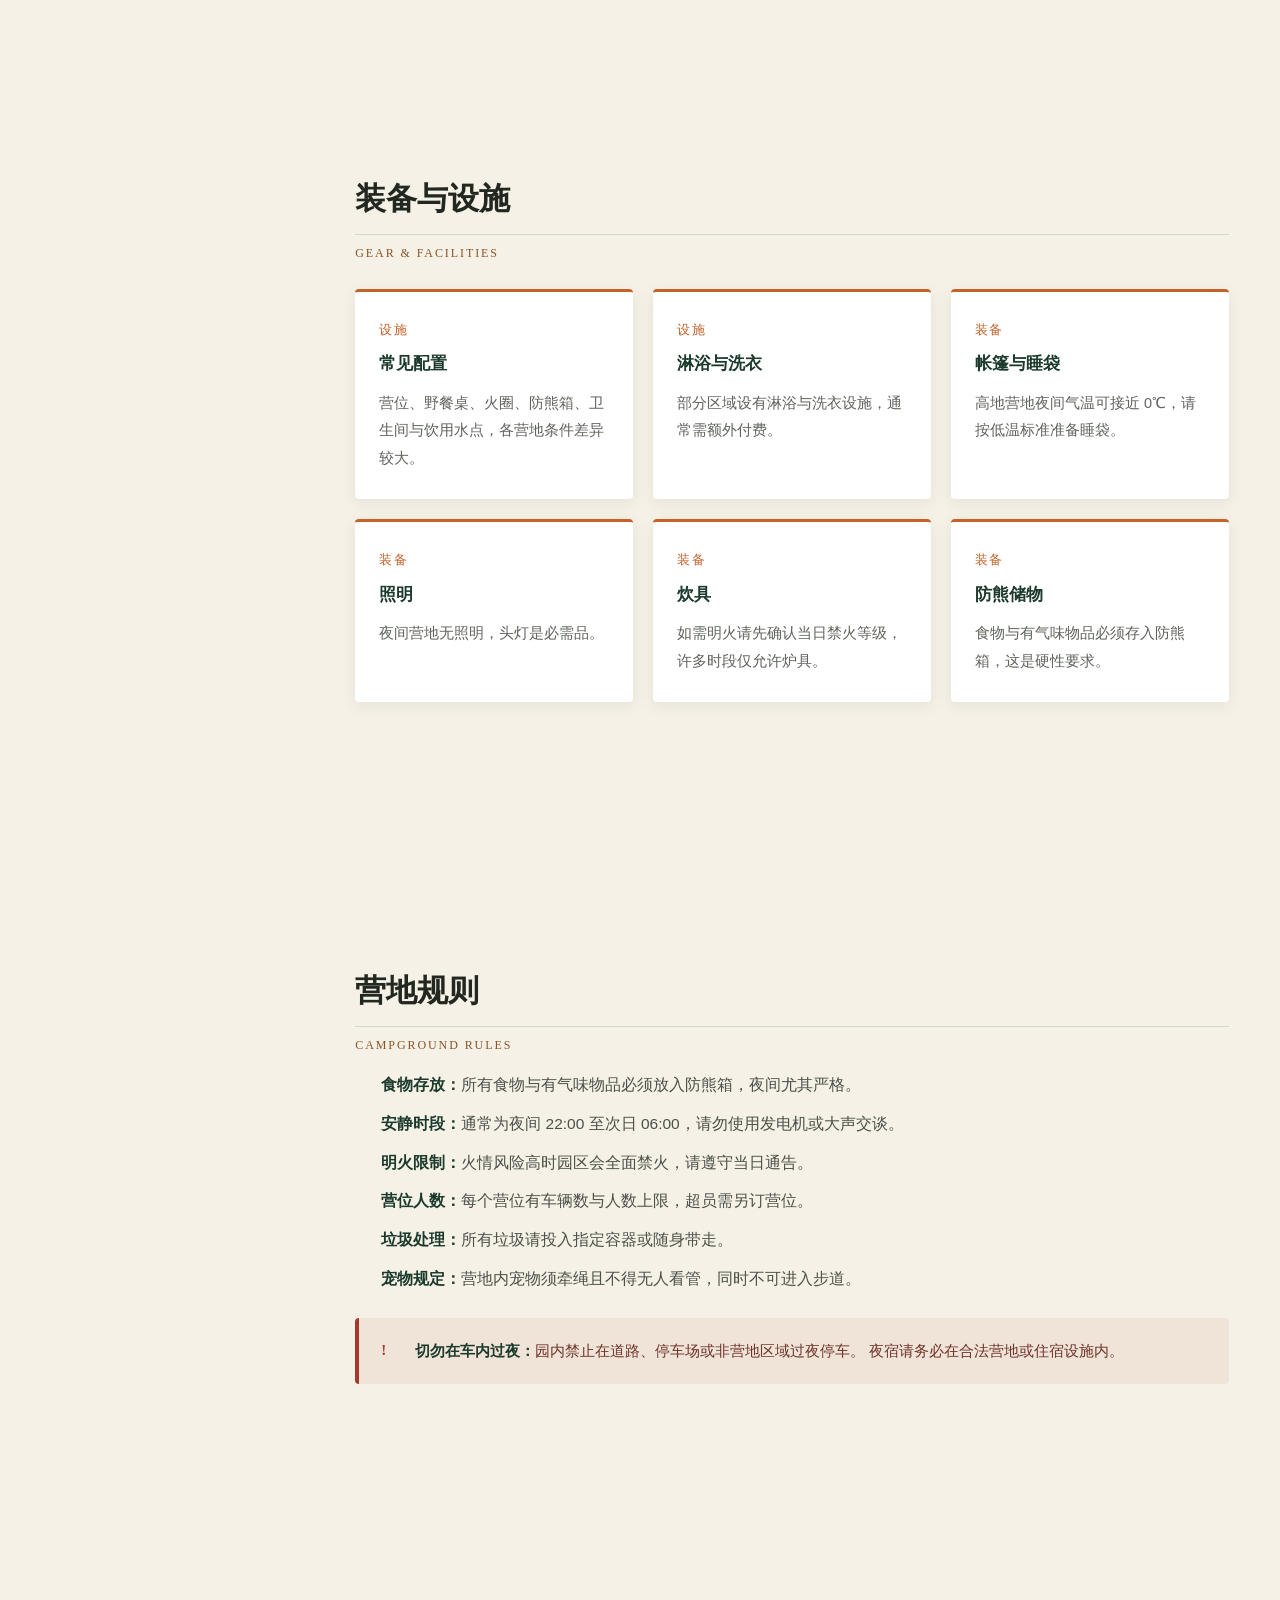
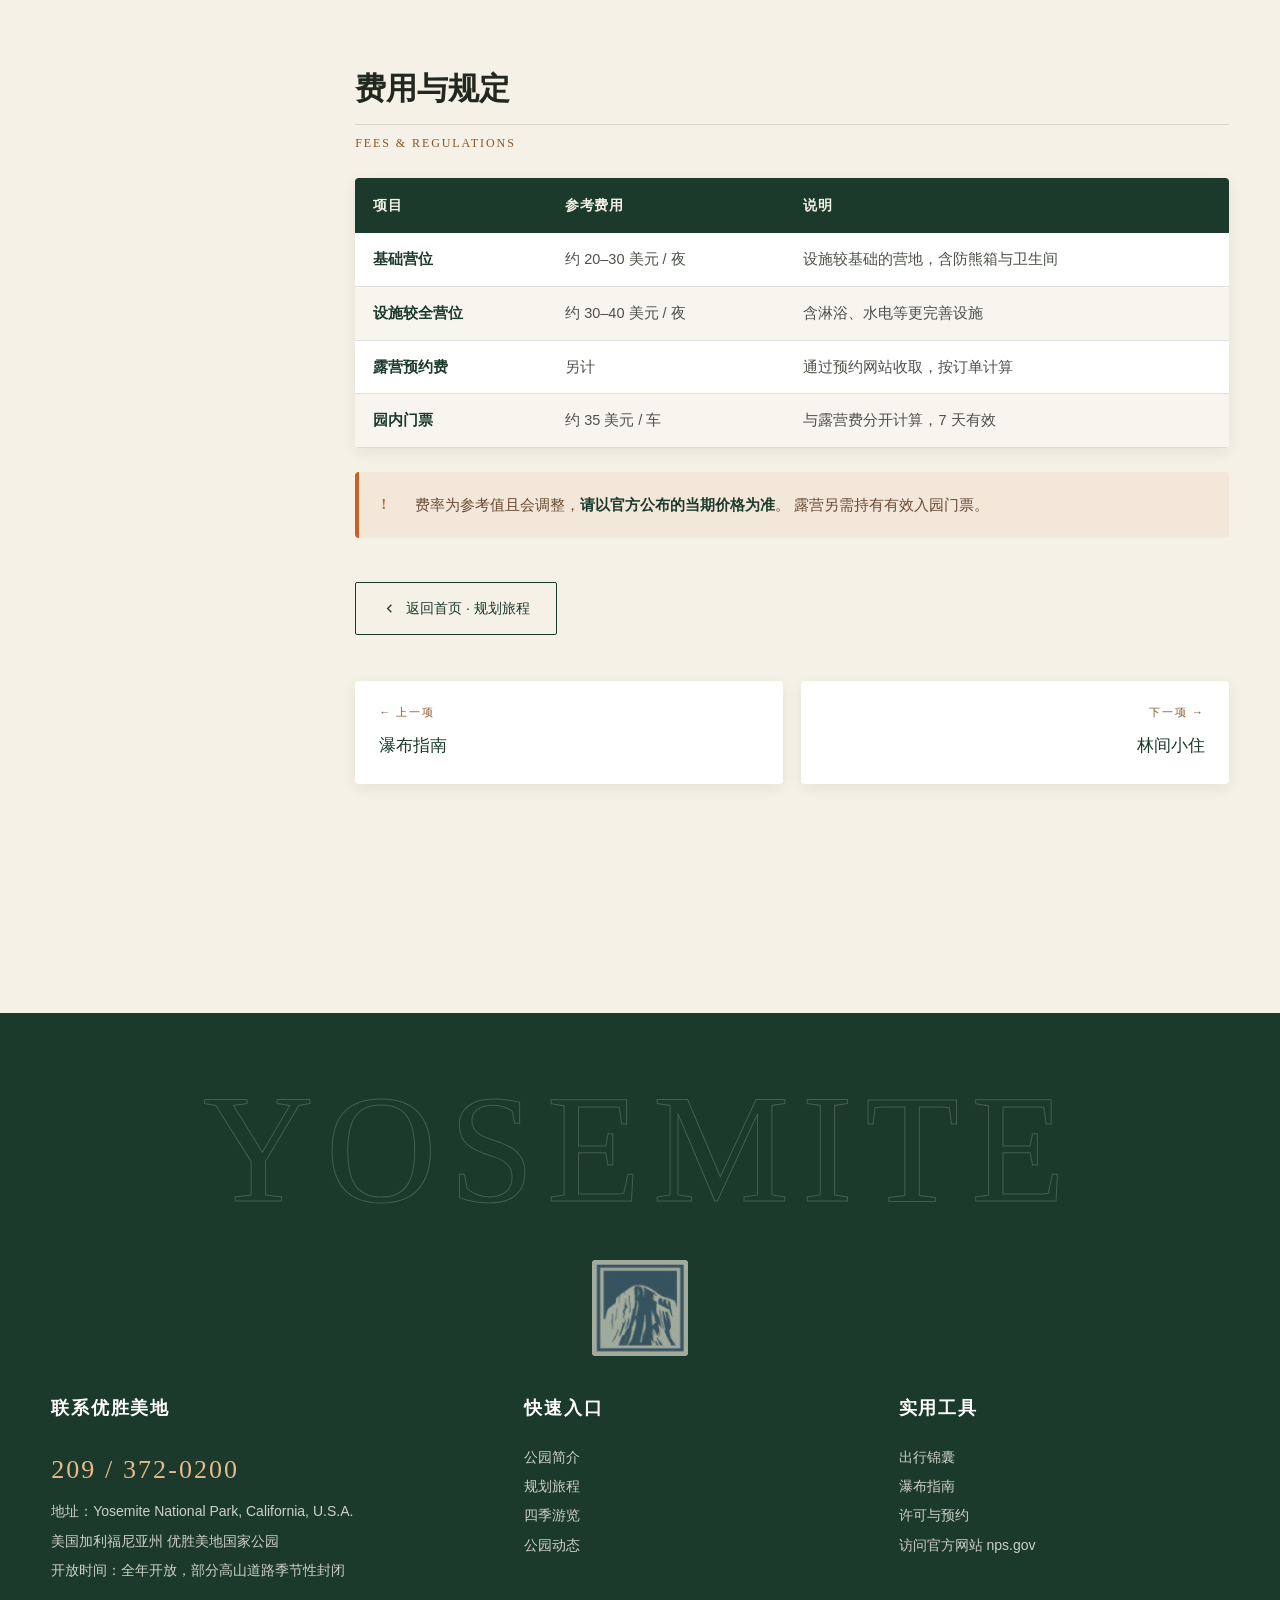
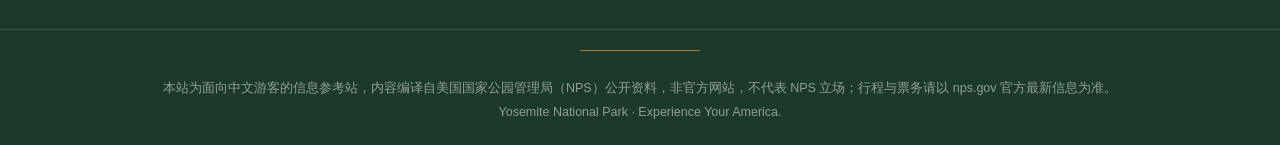
<file: camping.html>
<!DOCTYPE html>
<html lang="zh-CN">
<head>
<meta charset="UTF-8">
<meta name="viewport" content="width=device-width, initial-scale=1.0">
<title>露营攻略 · 优胜美地国家公园</title>
<meta name="description" content="优胜美地国家公园露营攻略：园内主要营地对比、预约方式、设施条件、费用与露营注意事项。">
<meta name="keywords" content="优胜美地露营,营地,露营预约,帐篷,Curry Village,营地费用">
<meta name="author" content="翻译2401 网站：刘知函 翻译：李昊霖 巨家泽">
<meta name="theme-color" content="#1B3A2C">
<link rel="icon" type="image/png" href="assets/favicon.png">
<link rel="preconnect" href="https://miaoda.feishu.cn" crossorigin>
<link rel="stylesheet" href="https://miaoda.feishu.cn/fonts/css2?family=Marcellus&family=Noto+Serif+SC:wght@500;600;700;900&family=Noto+Sans+SC:wght@300;400;500;700&display=swap">
<link rel="stylesheet" href="css/style.css">
<link rel="stylesheet" href="css/motion.css">
<link rel="stylesheet" href="css/pages.css">
<!-- 设计升级：复古国家公园海报 × 杂志编辑感 -->
<link rel="stylesheet" href="css/design-upgrade.css">
</head>

<body id="top" class="page">

<!-- 纸张颗粒质感层 -->
<div class="grain" aria-hidden="true"></div>
<!-- 阅读进度细线 -->
<div class="read-progress" aria-hidden="true"><i></i></div>

<a class="sr-only" href="#main">跳到主要内容</a>

<header class="topbar is-solid">
  <div class="wrap">
    <a class="brand" href="index.html#top" aria-label="优胜美地国家公园首页">
      <img class="badge" src="assets/logo-emblem.png" alt="" aria-hidden="true" decoding="async">
      <span>
        <b>优胜美地国家公园</b>
        <span>YOSEMITE NATIONAL PARK</span>
      </span>
    </a>

    <nav class="nav" aria-label="主导航">
      <a href="index.html#about">公园简介</a>
      <a href="areas.html">代表区域</a>
      <a href="scenery.html">公园风光</a>
      <a href="plan.html" class="active">规划旅程</a>
      <a href="seasons.html">四季游览</a>
      <a href="news.html">公园动态</a>
      <a href="tips.html">出行锦囊</a>
      <button class="nav-search" aria-label="搜索"
              data-toast="搜索功能演示：请前往 nps.gov 搜索完整内容">
        <svg width="16" height="16" viewBox="0 0 24 24" fill="none" stroke="currentColor" stroke-width="2" aria-hidden="true">
          <circle cx="11" cy="11" r="7"/><path d="m20 20-3.5-3.5"/>
        </svg>
      </button>
    </nav>

    <button class="burger" aria-label="打开菜单" data-drawer-open>
      <i></i><i></i><i></i>
    </button>
  </div>
</header>

<div class="drawer" id="drawer" aria-hidden="true">
  <button class="drawer-close" aria-label="关闭菜单" data-drawer-close>&times;</button>
  <a href="index.html#top">首页</a>
  <a href="index.html#about">公园简介</a>
  <a href="areas.html">代表区域</a>
  <a href="scenery.html">公园风光</a>
  <a href="plan.html">规划旅程</a>
  <a href="seasons.html">四季游览</a>
  <a href="news.html">公园动态</a>
  <a href="tips.html">出行锦囊</a>
</div>

<section class="page-hero" data-section="露营攻略">
  <img src="assets/feat-camping.jpg" alt="松林中的露营帐篷与晨光" fetchpriority="high">
  <span class="hero-coord tl" aria-hidden="true">37.7456° N · 119.5936° W</span>
  <span class="hero-coord br" aria-hidden="true">YOSEMITE NATIONAL PARK · EST. 1864</span>
  <div class="wrap">
    <div class="eyebrow" data-reveal="down">Camping</div>
    <h1 data-split>露营攻略</h1>
    <p class="lede" data-reveal="up">
      住在园内是体验优胜美地最完整的方式——你能赶上清晨的薄雾与傍晚的金光，而不用每天往返奔波。代价是：营位很难抢。
    </p>

    <div class="hero-facts" data-reveal="up">
      <div><b>13+</b><span>园内营地数量</span></div>
      <div><b>20–40</b><span>美元 / 夜（参考）</span></div>
      <div><b>数月</b><span>旺季售罄速度</span></div>
      <div><b>1</b><span>个预约网站</span></div>
    </div>
  </div>
</section>

<div class="page-body">
  <div class="wrap">
    <nav class="crumb" aria-label="面包屑导航">
      <a href="index.html">首页</a>
      <span class="sep">/</span>
      <a href="plan.html">规划旅程</a>
      <span class="sep">/</span>
      <span class="cur">露营攻略</span>
    </nav>
  </div>

  <div class="wrap">
    <div class="doc-layout">

      <aside class="doc-toc" aria-label="本页目录">
        <h6>本文目录</h6>
        <ol>
          <li><a href="#why">为什么住园内</a></li>
          <li><a href="#list">主要营地对比</a></li>
          <li><a href="#book">怎么预约</a></li>
          <li><a href="#gear">装备与设施</a></li>
          <li><a href="#rules">营地规则</a></li>
          <li><a href="#regs">费用与规定</a></li>
        </ol>
      </aside>

      <main class="doc-main" id="main">


        <section id="why" data-reveal-group>
          <h2 data-reveal="up">为什么住园内</h2>
          <div class="en-sub" data-reveal="up">Why Camp Inside</div>

          <div class="media-row" data-reveal="up">
            <div class="media-img">
              <img src="assets/feat-camping.jpg" alt="清晨松林中的帐篷" loading="lazy">
            </div>
            <div class="media-txt">
              <h3>多出来的不只是睡眠时间</h3>
              <p>
                住在园外，单程车程常在 30 分钟到 1.5 小时，旺季还要为入口排队预留时间。
                这意味着你要么错过清晨最好的光线，要么为了赶日出凌晨出发。
              </p>
              <p>
                住园内则完全不同：推开门就是山谷，傍晚看日落、夜里看星空、
                清晨听鸟鸣。这种体验是无法用"省下的房费"来衡量的。
              </p>
            </div>
          </div>

          <div class="card-grid" data-reveal="up">
            <div class="info-card"><span class="num">优势</span><h4>省去奔波</h4><p>不用每天开车进出园，也不用反复找车位。</p></div>
            <div class="info-card"><span class="num">优势</span><h4>赶上光线</h4><p>日出与日落是风景最好的时段，住园内才能从容享受。</p></div>
            <div class="info-card"><span class="num">优势</span><h4>夜间体验</h4><p>光污染极少，是观星的绝佳条件。</p></div>
            <div class="info-card"><span class="num">难点</span><h4>名额紧张</h4><p>旺季需提前数月预订，热门营地常瞬间售罄。</p></div>
          </div>
        </section>

        <section id="list" data-reveal-group>
          <h2 data-reveal="up">主要营地对比</h2>
          <div class="en-sub" data-reveal="up">Major Campgrounds</div>

          <div class="table-wrap" data-reveal="up">
            <table class="data">
              <thead>
                <tr>
                  <th>营地</th>
                  <th>位置</th>
                  <th>预约方式</th>
                  <th>特点</th>
                </tr>
              </thead>
              <tbody>
                <tr>
                  <td>上松林营地</td>
                  <td>优胜美地谷</td>
                  <td>需预订</td>
                  <td>全园最大的营地，营位最多，位置便利</td>
                </tr>
                <tr>
                  <td>下松林营地</td>
                  <td>优胜美地谷</td>
                  <td>需预订</td>
                  <td>规模较小，处于谷底核心区，步行可达多处景点</td>
                </tr>
                <tr>
                  <td>北松林营地</td>
                  <td>优胜美地谷</td>
                  <td>需预订</td>
                  <td>较新的营区，设施相对齐整</td>
                </tr>
                <tr>
                  <td>咖喱村营地</td>
                  <td>优胜美地谷</td>
                  <td>需预订</td>
                  <td>含帐篷木屋等混合住宿形态，适合初次到访</td>
                </tr>
                <tr>
                  <td>瓦沃纳营地</td>
                  <td>瓦沃纳</td>
                  <td>需预订</td>
                  <td>近南入口，气候温和，周边有历史建筑</td>
                </tr>
                <tr>
                  <td>霍奇登草甸营地</td>
                  <td>西门附近</td>
                  <td>需预订</td>
                  <td>进园后最先遇到的营地之一，环境清静</td>
                </tr>
                <tr>
                  <td>蒂奥加路沿线营地</td>
                  <td>高地</td>
                  <td>需预订 / 部分先到先得</td>
                  <td>海拔高、气温低，夏季避暑首选，仅路通时开放</td>
                </tr>
                <tr>
                  <td>伦贝尔登营地</td>
                  <td>图奥勒米</td>
                  <td>需预订</td>
                  <td>徒步者聚集地，靠近多条高地线路起点</td>
                </tr>
              </tbody>
            </table>
          </div>

          <div class="note" data-reveal="up">
            <div class="note-ic">!</div>
            <div>
              营地开放时间、营位数量与预约方式每年都可能调整。
              上表用于了解大致格局，<strong>具体信息请以 nps.gov 与 Recreation.gov 为准</strong>。
            </div>
          </div>
        </section>

        <section id="book" data-reveal-group>
          <h2 data-reveal="up">怎么预约</h2>
          <div class="en-sub" data-reveal="up">How to Reserve</div>

          <ol class="steps" data-reveal="up">
            <li><strong>确定日期与营地：</strong>先定好行程日期，再反查该营地是否开放。</li>
            <li><strong>提前开通账号：</strong>在预约网站注册并填好信息，免得开抢时卡在填写环节。</li>
            <li><strong>卡点提交：</strong>多数营地在固定时间点释放名额，建议提前几分钟守在页面前。</li>
            <li><strong>准备备选：</strong>热门营地常在几分钟内售罄，提前想好第二、第三选择。</li>
            <li><strong>留意退订：</strong>有人取消时会释放名额，行程前一两周可以再刷一次。</li>
          </ol>

          <div class="note info" data-reveal="up">
            <div class="note-ic">i</div>
            <div>
              园内营地多在 <b>Recreation.gov</b> 统一预约，
              部分营地保留少量<b>先到先得</b>营位，适合行程灵活的旅行者。
            </div>
          </div>
        </section>

        <section id="gear" data-reveal-group>
          <h2 data-reveal="up">装备与设施</h2>
          <div class="en-sub" data-reveal="up">Gear &amp; Facilities</div>

          <div class="card-grid" data-reveal="up">
            <div class="info-card"><span class="num">设施</span><h4>常见配置</h4><p>营位、野餐桌、火圈、防熊箱、卫生间与饮用水点，各营地条件差异较大。</p></div>
            <div class="info-card"><span class="num">设施</span><h4>淋浴与洗衣</h4><p>部分区域设有淋浴与洗衣设施，通常需额外付费。</p></div>
            <div class="info-card"><span class="num">装备</span><h4>帐篷与睡袋</h4><p>高地营地夜间气温可接近 0℃，请按低温标准准备睡袋。</p></div>
            <div class="info-card"><span class="num">装备</span><h4>照明</h4><p>夜间营地无照明，头灯是必需品。</p></div>
            <div class="info-card"><span class="num">装备</span><h4>炊具</h4><p>如需明火请先确认当日禁火等级，许多时段仅允许炉具。</p></div>
            <div class="info-card"><span class="num">装备</span><h4>防熊储物</h4><p>食物与有气味物品必须存入防熊箱，这是硬性要求。</p></div>
          </div>
        </section>

        <section id="rules" data-reveal-group>
          <h2 data-reveal="up">营地规则</h2>
          <div class="en-sub" data-reveal="up">Campground Rules</div>

          <ul class="bullets" data-reveal="up">
            <li><strong>食物存放：</strong>所有食物与有气味物品必须放入防熊箱，夜间尤其严格。</li>
            <li><strong>安静时段：</strong>通常为夜间 22:00 至次日 06:00，请勿使用发电机或大声交谈。</li>
            <li><strong>明火限制：</strong>火情风险高时园区会全面禁火，请遵守当日通告。</li>
            <li><strong>营位人数：</strong>每个营位有车辆数与人数上限，超员需另订营位。</li>
            <li><strong>垃圾处理：</strong>所有垃圾请投入指定容器或随身带走。</li>
            <li><strong>宠物规定：</strong>营地内宠物须牵绳且不得无人看管，同时不可进入步道。</li>
          </ul>

          <div class="note safety" data-reveal="up">
            <div class="note-ic">!</div>
            <div>
              <strong>切勿在车内过夜：</strong>园内禁止在道路、停车场或非营地区域过夜停车。
              夜宿请务必在合法营地或住宿设施内。
            </div>
          </div>
        </section>

        <section id="regs" data-reveal-group>
          <h2 data-reveal="up">费用与规定</h2>
          <div class="en-sub" data-reveal="up">Fees &amp; Regulations</div>

          <div class="table-wrap" data-reveal="up">
            <table class="data">
              <thead>
                <tr>
                  <th>项目</th>
                  <th>参考费用</th>
                  <th>说明</th>
                </tr>
              </thead>
              <tbody>
                <tr>
                  <td>基础营位</td>
                  <td>约 20–30 美元 / 夜</td>
                  <td>设施较基础的营地，含防熊箱与卫生间</td>
                </tr>
                <tr>
                  <td>设施较全营位</td>
                  <td>约 30–40 美元 / 夜</td>
                  <td>含淋浴、水电等更完善设施</td>
                </tr>
                <tr>
                  <td>露营预约费</td>
                  <td>另计</td>
                  <td>通过预约网站收取，按订单计算</td>
                </tr>
                <tr>
                  <td>园内门票</td>
                  <td>约 35 美元 / 车</td>
                  <td>与露营费分开计算，7 天有效</td>
                </tr>
              </tbody>
            </table>
          </div>

          <div class="note" data-reveal="up">
            <div class="note-ic">!</div>
            <div>
              费率为参考值且会调整，<strong>请以官方公布的当期价格为准</strong>。
              露营另需持有有效入园门票。
            </div>
          </div>
          <div data-reveal="up" style="margin-top:34px">
            <a class="back-home" href="index.html#plan">
              <svg width="15" height="15" viewBox="0 0 24 24" fill="none" stroke="currentColor" stroke-width="2" aria-hidden="true">
                <path d="m15 18-6-6 6-6"/>
              </svg>
              返回首页 · 规划旅程
            </a>
          </div>

          <nav class="page-nav" aria-label="页面导航">
            <a class="prev" href="waterfalls.html">
              <span class="dir">← 上一项</span>
              <span class="ttl">瀑布指南</span>
            </a>
            <a class="next" href="lodging.html">
              <span class="dir">下一项 →</span>
              <span class="ttl">林间小住</span>
            </a>
          </nav>
        </section>

      </main>
    </div>
  </div>
</div>

<footer class="footer">
  <div class="footer-watermark" aria-hidden="true">YOSEMITE</div>
  <div class="footer-badge" aria-hidden="true">
      <img class="badge" src="assets/logo-emblem.png" alt="" aria-hidden="true" decoding="async">
  </div>
  <div class="wrap footer-grid">
    <div>
      <h5>联系优胜美地</h5>
      <p class="hotline">209 / 372-0200</p>
      <p>地址：Yosemite National Park, California, U.S.A.<br>美国加利福尼亚州 优胜美地国家公园</p>
      <p>开放时间：全年开放，部分高山道路季节性封闭</p>
    </div>

    <div>
      <h5>快速入口</h5>
      <ul>
        <li><a href="index.html#about">公园简介</a></li>
        <li><a href="plan.html">规划旅程</a></li>
        <li><a href="seasons.html">四季游览</a></li>
        <li><a href="news.html">公园动态</a></li>
      </ul>
    </div>

    <div>
      <h5>实用工具</h5>
      <ul>
        <li><a href="tips.html">出行锦囊</a></li>
        <li><a href="waterfalls.html">瀑布指南</a></li>
        <li><a href="permits.html">许可与预约</a></li>
        <li><a href="https://www.nps.gov/yose/index.htm" target="_blank" rel="noopener">访问官方网站 nps.gov</a></li>
      </ul>
    </div>
  </div>

  <div class="footer-note">
    本站为面向中文游客的信息参考站，内容编译自美国国家公园管理局（NPS）公开资料，非官方网站，不代表 NPS 立场；行程与票务请以 nps.gov 官方最新信息为准。<br>
    Yosemite National Park · Experience Your America.
  </div>
</footer>

<div class="floatbar">
  <a class="fb-btn" href="tel:2093720200" aria-label="电话咨询">
    <svg width="20" height="20" viewBox="0 0 24 24" fill="none" stroke="#fff" stroke-width="1.8" aria-hidden="true">
      <path d="M5 4h4l2 5-2.5 1.5a11 11 0 0 0 5 5L15 13l5 2v4a2 2 0 0 1-2 2A16 16 0 0 1 3 6a2 2 0 0 1 2-2z"/>
    </svg>
    <span class="pop">209 / 372-0200</span>
  </a>
  <a class="fb-btn" href="plan.html" aria-label="规划旅程">
    <svg width="20" height="20" viewBox="0 0 24 24" fill="none" stroke="#fff" stroke-width="1.8" aria-hidden="true">
      <path d="M9 20 3 17V4l6 3 6-3 6 3v13l-6-3-6 3z"/><path d="M9 7v13M15 4v13"/>
    </svg>
    <span class="pop">规划旅程</span>
  </a>
  <button class="fb-btn to-top" id="toTop" aria-label="返回顶部">
    <svg width="20" height="20" viewBox="0 0 24 24" fill="none" stroke="#fff" stroke-width="1.8" aria-hidden="true">
      <path d="m6 14 6-6 6 6"/>
    </svg>
  </button>
</div>

<div class="toast" id="toast" role="status" aria-live="polite"></div>

<script src="js/main.js"></script>
<script src="js/motion.js"></script>
<script src="js/pages.js"></script>
</body>
</html>
</file>
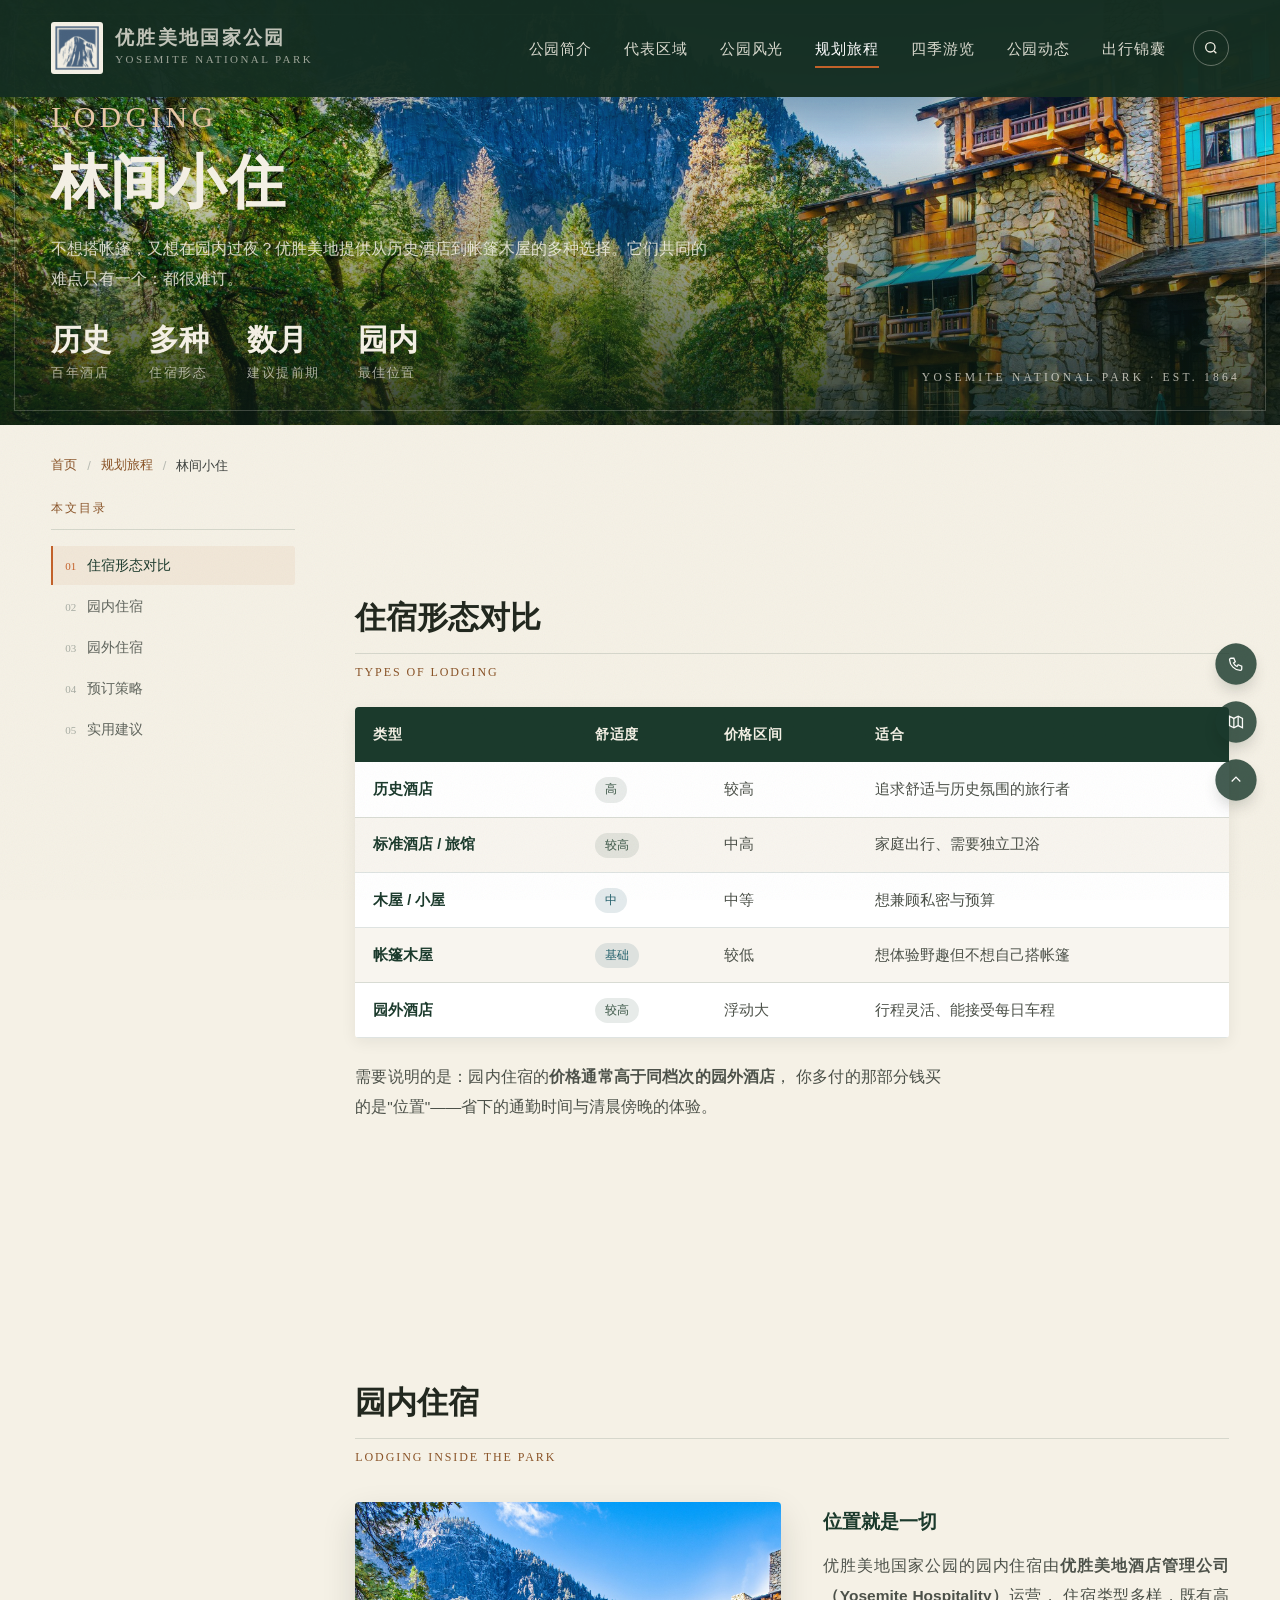
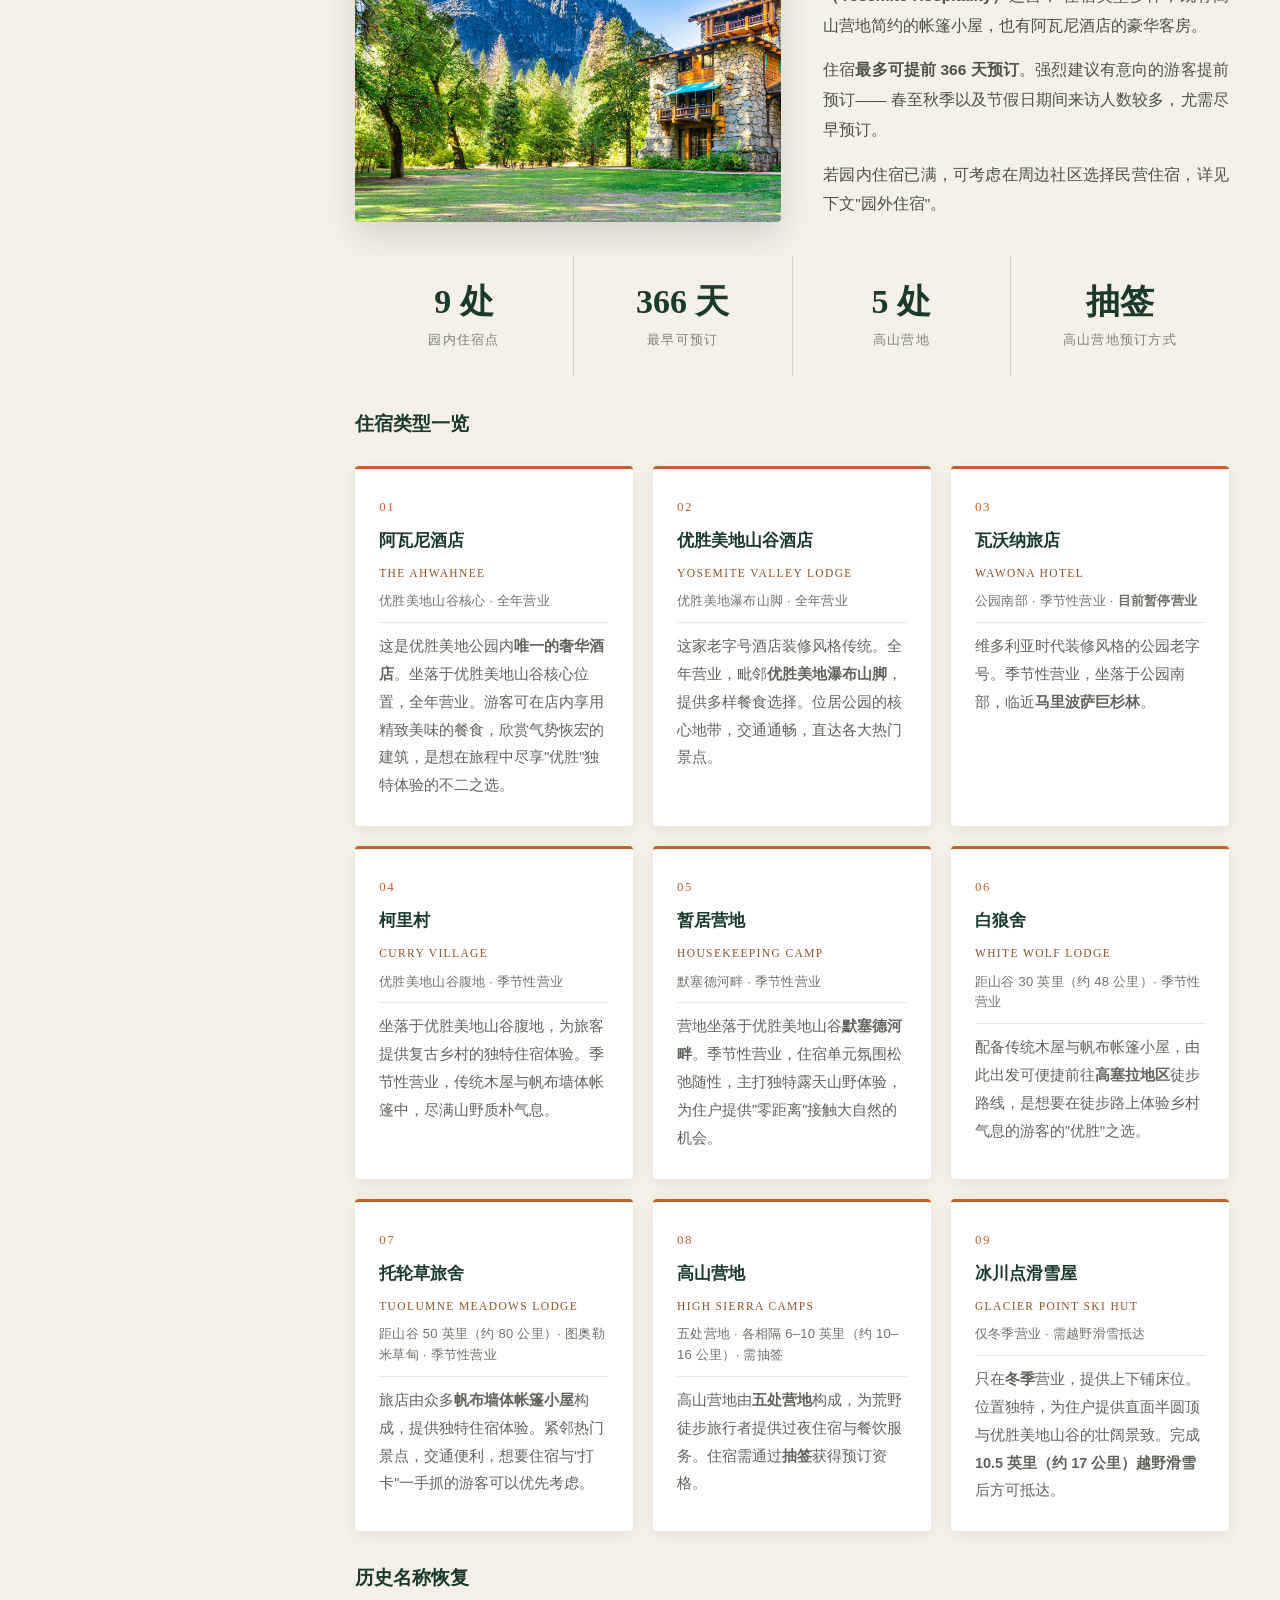
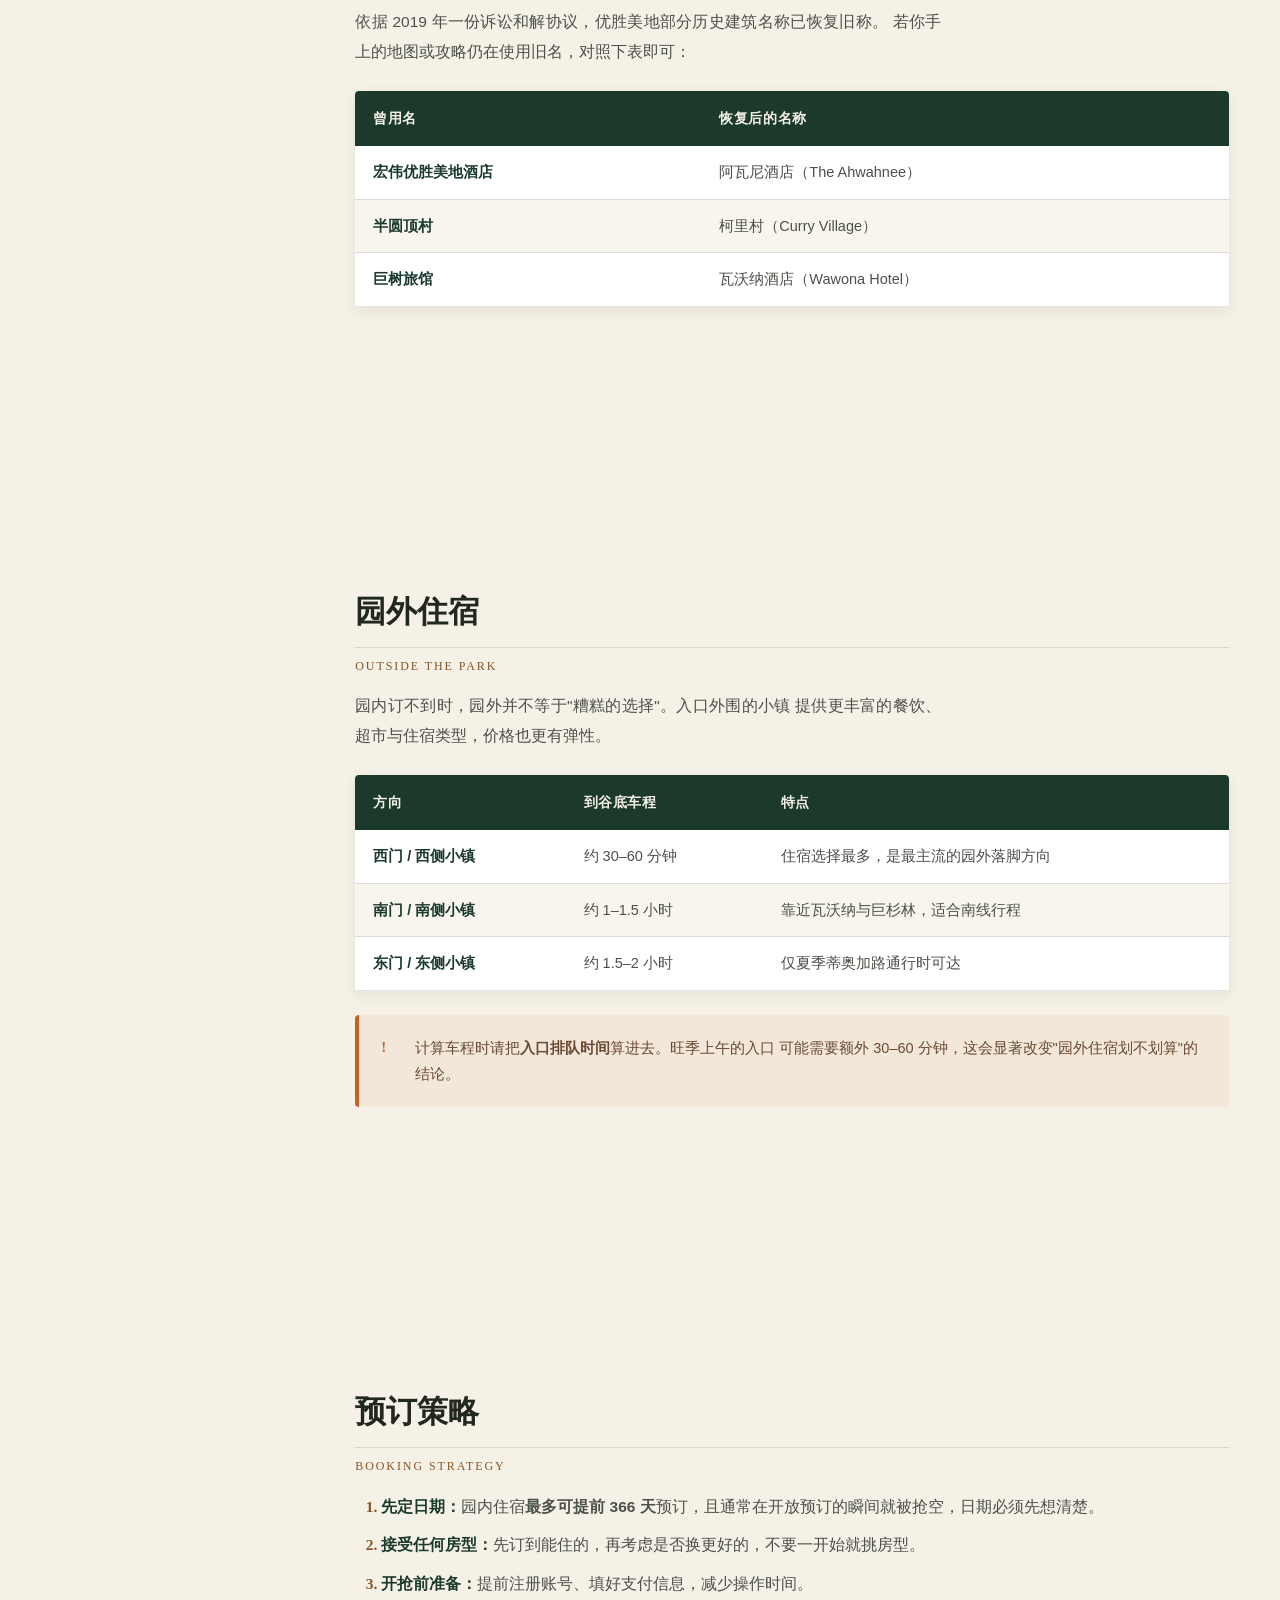
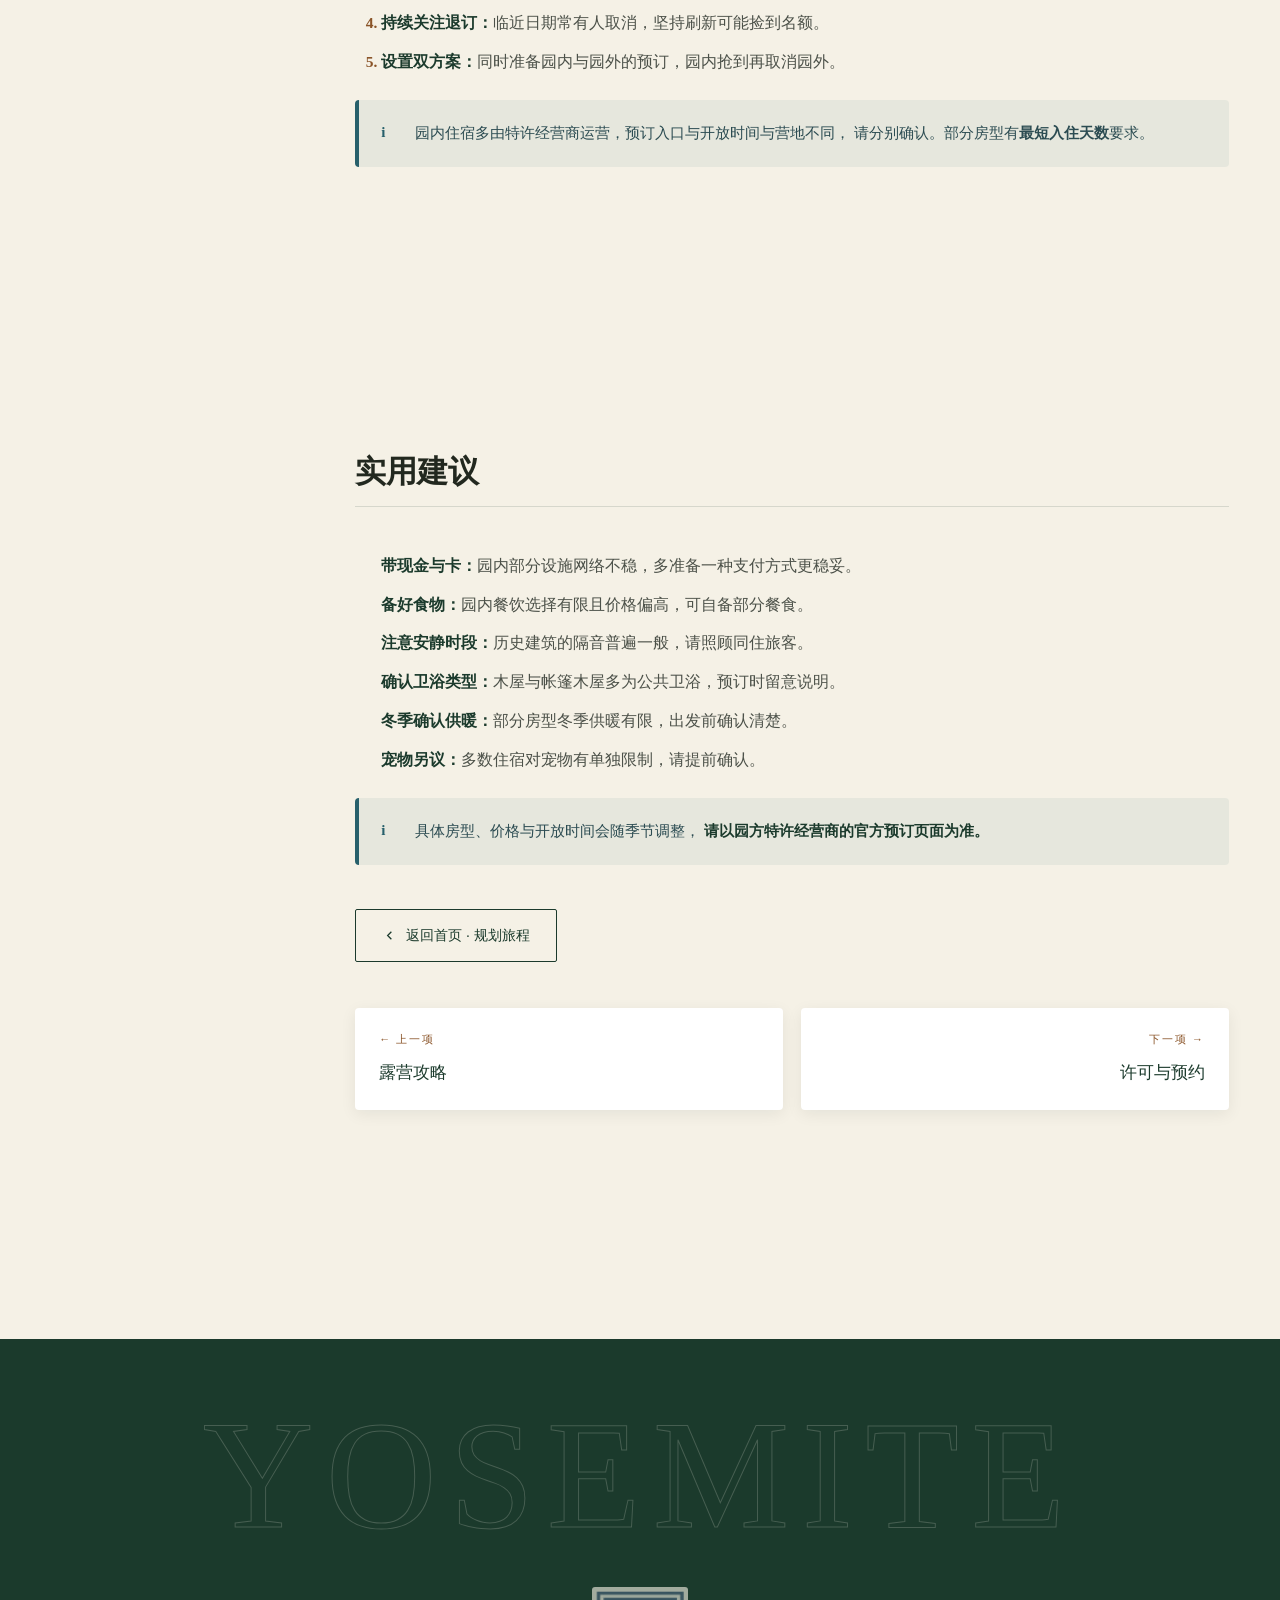
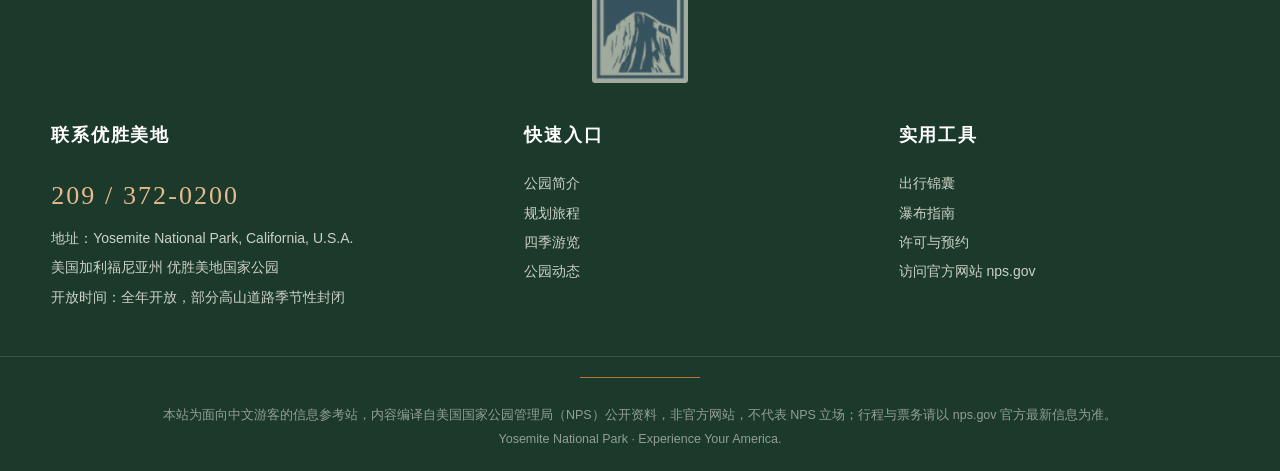
<file: lodging.html>
<!DOCTYPE html>
<html lang="zh-CN">
<head>
<meta charset="UTF-8">
<meta name="viewport" content="width=device-width, initial-scale=1.0">
<title>林间小住 · 优胜美地国家公园</title>
<meta name="description" content="优胜美地国家公园园内住宿指南：阿瓦尼酒店、优胜美地山谷酒店、瓦沃纳旅店、柯里村、暂居营地、白狼舍、托轮草旅舍、高山营地、冰川点滑雪屋共 9 处的类型、位置、营业季节与预订策略。">
<meta name="keywords" content="优胜美地住宿,园内住宿,阿瓦尼酒店,The Ahwahnee,Curry Village,柯里村,高山营地,High Sierra Camps,预订">
<meta name="author" content="翻译2401 网站：刘知函 翻译：李昊霖 巨家泽">
<meta name="theme-color" content="#1B3A2C">
<link rel="icon" type="image/png" href="assets/favicon.png">
<link rel="preconnect" href="https://miaoda.feishu.cn" crossorigin>
<link rel="stylesheet" href="https://miaoda.feishu.cn/fonts/css2?family=Marcellus&family=Noto+Serif+SC:wght@500;600;700;900&family=Noto+Sans+SC:wght@300;400;500;700&display=swap">
<link rel="stylesheet" href="css/style.css">
<link rel="stylesheet" href="css/motion.css">
<link rel="stylesheet" href="css/pages.css">
<!-- 设计升级：复古国家公园海报 × 杂志编辑感 -->
<link rel="stylesheet" href="css/design-upgrade.css">
</head>

<body id="top" class="page">

<!-- 纸张颗粒质感层 -->
<div class="grain" aria-hidden="true"></div>
<!-- 阅读进度细线 -->
<div class="read-progress" aria-hidden="true"><i></i></div>

<a class="sr-only" href="#main">跳到主要内容</a>

<header class="topbar is-solid">
  <div class="wrap">
    <a class="brand" href="index.html#top" aria-label="优胜美地国家公园首页">
      <img class="badge" src="assets/logo-emblem.png" alt="" aria-hidden="true" decoding="async">
      <span>
        <b>优胜美地国家公园</b>
        <span>YOSEMITE NATIONAL PARK</span>
      </span>
    </a>

    <nav class="nav" aria-label="主导航">
      <a href="index.html#about">公园简介</a>
      <a href="areas.html">代表区域</a>
      <a href="scenery.html">公园风光</a>
      <a href="plan.html" class="active">规划旅程</a>
      <a href="seasons.html">四季游览</a>
      <a href="news.html">公园动态</a>
      <a href="tips.html">出行锦囊</a>
      <button class="nav-search" aria-label="搜索"
              data-toast="搜索功能演示：请前往 nps.gov 搜索完整内容">
        <svg width="16" height="16" viewBox="0 0 24 24" fill="none" stroke="currentColor" stroke-width="2" aria-hidden="true">
          <circle cx="11" cy="11" r="7"/><path d="m20 20-3.5-3.5"/>
        </svg>
      </button>
    </nav>

    <button class="burger" aria-label="打开菜单" data-drawer-open>
      <i></i><i></i><i></i>
    </button>
  </div>
</header>

<div class="drawer" id="drawer" aria-hidden="true">
  <button class="drawer-close" aria-label="关闭菜单" data-drawer-close>&times;</button>
  <a href="index.html#top">首页</a>
  <a href="index.html#about">公园简介</a>
  <a href="areas.html">代表区域</a>
  <a href="scenery.html">公园风光</a>
  <a href="plan.html">规划旅程</a>
  <a href="seasons.html">四季游览</a>
  <a href="news.html">公园动态</a>
  <a href="tips.html">出行锦囊</a>
</div>

<section class="page-hero" data-section="林间小住">
  <img src="assets/feat-lodge.jpg" alt="园内历史悠久的木质酒店建筑" fetchpriority="high">
  <span class="hero-coord tl" aria-hidden="true">37.7456° N · 119.5936° W</span>
  <span class="hero-coord br" aria-hidden="true">YOSEMITE NATIONAL PARK · EST. 1864</span>
  <div class="wrap">
    <div class="eyebrow" data-reveal="down">Lodging</div>
    <h1 data-split>林间小住</h1>
    <p class="lede" data-reveal="up">
      不想搭帐篷，又想在园内过夜？优胜美地提供从历史酒店到帐篷木屋的多种选择。它们共同的难点只有一个：都很难订。
    </p>

    <div class="hero-facts" data-reveal="up">
      <div><b>历史</b><span>百年酒店</span></div>
      <div><b>多种</b><span>住宿形态</span></div>
      <div><b>数月</b><span>建议提前期</span></div>
      <div><b>园内</b><span>最佳位置</span></div>
    </div>
  </div>
</section>

<div class="page-body">
  <div class="wrap">
    <nav class="crumb" aria-label="面包屑导航">
      <a href="index.html">首页</a>
      <span class="sep">/</span>
      <a href="plan.html">规划旅程</a>
      <span class="sep">/</span>
      <span class="cur">林间小住</span>
    </nav>
  </div>

  <div class="wrap">
    <div class="doc-layout">

      <aside class="doc-toc" aria-label="本页目录">
        <h6>本文目录</h6>
        <ol>
          <li><a href="#types">住宿形态对比</a></li>
          <li><a href="#inside">园内住宿</a></li>
          <li><a href="#outside">园外住宿</a></li>
          <li><a href="#book">预订策略</a></li>
          <li><a href="#tips">实用建议</a></li>
        </ol>
      </aside>

      <main class="doc-main" id="main">


        <section id="types" data-reveal-group>
          <h2 data-reveal="up">住宿形态对比</h2>
          <div class="en-sub" data-reveal="up">Types of Lodging</div>

          <div class="table-wrap" data-reveal="up">
            <table class="data">
              <thead>
                <tr>
                  <th>类型</th>
                  <th>舒适度</th>
                  <th>价格区间</th>
                  <th>适合</th>
                </tr>
              </thead>
              <tbody>
                <tr>
                  <td>历史酒店</td>
                  <td><span class="pill low">高</span></td>
                  <td>较高</td>
                  <td>追求舒适与历史氛围的旅行者</td>
                </tr>
                <tr>
                  <td>标准酒店 / 旅馆</td>
                  <td><span class="pill low">较高</span></td>
                  <td>中高</td>
                  <td>家庭出行、需要独立卫浴</td>
                </tr>
                <tr>
                  <td>木屋 / 小屋</td>
                  <td><span class="pill mid">中</span></td>
                  <td>中等</td>
                  <td>想兼顾私密与预算</td>
                </tr>
                <tr>
                  <td>帐篷木屋</td>
                  <td><span class="pill mid">基础</span></td>
                  <td>较低</td>
                  <td>想体验野趣但不想自己搭帐篷</td>
                </tr>
                <tr>
                  <td>园外酒店</td>
                  <td><span class="pill low">较高</span></td>
                  <td>浮动大</td>
                  <td>行程灵活、能接受每日车程</td>
                </tr>
              </tbody>
            </table>
          </div>

          <p data-reveal="up">
            需要说明的是：园内住宿的<b>价格通常高于同档次的园外酒店</b>，
            你多付的那部分钱买的是"位置"——省下的通勤时间与清晨傍晚的体验。
          </p>
        </section>

        <section id="inside" data-reveal-group>
          <h2 data-reveal="up">园内住宿</h2>
          <div class="en-sub" data-reveal="up">Lodging Inside the Park</div>

          <div class="media-row" data-reveal="up">
            <div class="media-img">
              <img src="assets/feat-lodge.jpg" alt="园内木质历史酒店的外观" loading="lazy">
            </div>
            <div class="media-txt">
              <h3>位置就是一切</h3>
              <p>
                优胜美地国家公园的园内住宿由<b>优胜美地酒店管理公司（Yosemite Hospitality）</b>运营，
                住宿类型多样，既有高山营地简约的帐篷小屋，也有阿瓦尼酒店的豪华客房。
              </p>
              <p>
                住宿<b>最多可提前 366 天预订</b>。强烈建议有意向的游客提前预订——
                春至秋季以及节假日期间来访人数较多，尤需尽早预订。
              </p>
              <p>
                若园内住宿已满，可考虑在周边社区选择民营住宿，详见下文"园外住宿"。
              </p>
            </div>
          </div>

          <div class="fact-bar" data-reveal="up">
            <div><b>9 处</b><span>园内住宿点</span></div>
            <div><b>366 天</b><span>最早可预订</span></div>
            <div><b>5 处</b><span>高山营地</span></div>
            <div><b>抽签</b><span>高山营地预订方式</span></div>
          </div>

          <h3 data-reveal="up">住宿类型一览</h3>
          <div class="card-grid" data-reveal="up">
            <div class="info-card">
              <span class="num">01</span>
              <h4>阿瓦尼酒店</h4>
              <div class="en-name">The Ahwahnee</div>
              <div class="meta">优胜美地山谷核心 · 全年营业</div>
              <p>这是优胜美地公园内<b>唯一的奢华酒店</b>。坐落于优胜美地山谷核心位置，全年营业。游客可在店内享用精致美味的餐食，欣赏气势恢宏的建筑，是想在旅程中尽享"优胜"独特体验的不二之选。</p>
            </div>

            <div class="info-card">
              <span class="num">02</span>
              <h4>优胜美地山谷酒店</h4>
              <div class="en-name">Yosemite Valley Lodge</div>
              <div class="meta">优胜美地瀑布山脚 · 全年营业</div>
              <p>这家老字号酒店装修风格传统。全年营业，毗邻<b>优胜美地瀑布山脚</b>，提供多样餐食选择。位居公园的核心地带，交通通畅，直达各大热门景点。</p>
            </div>

            <div class="info-card">
              <span class="num">03</span>
              <h4>瓦沃纳旅店</h4>
              <div class="en-name">Wawona Hotel</div>
              <div class="meta">公园南部 · 季节性营业 · <b>目前暂停营业</b></div>
              <p>维多利亚时代装修风格的公园老字号。季节性营业，坐落于公园南部，临近<b>马里波萨巨杉林</b>。</p>
            </div>

            <div class="info-card">
              <span class="num">04</span>
              <h4>柯里村</h4>
              <div class="en-name">Curry Village</div>
              <div class="meta">优胜美地山谷腹地 · 季节性营业</div>
              <p>坐落于优胜美地山谷腹地，为旅客提供复古乡村的独特住宿体验。季节性营业，传统木屋与帆布墙体帐篷中，尽满山野质朴气息。</p>
            </div>

            <div class="info-card">
              <span class="num">05</span>
              <h4>暂居营地</h4>
              <div class="en-name">Housekeeping Camp</div>
              <div class="meta">默塞德河畔 · 季节性营业</div>
              <p>营地坐落于优胜美地山谷<b>默塞德河畔</b>。季节性营业，住宿单元氛围松弛随性，主打独特露天山野体验，为住户提供"零距离"接触大自然的机会。</p>
            </div>

            <div class="info-card">
              <span class="num">06</span>
              <h4>白狼舍</h4>
              <div class="en-name">White Wolf Lodge</div>
              <div class="meta">距山谷 30 英里（约 48 公里）· 季节性营业</div>
              <p>配备传统木屋与帆布帐篷小屋，由此出发可便捷前往<b>高塞拉地区</b>徒步路线，是想要在徒步路上体验乡村气息的游客的"优胜"之选。</p>
            </div>

            <div class="info-card">
              <span class="num">07</span>
              <h4>托轮草旅舍</h4>
              <div class="en-name">Tuolumne Meadows Lodge</div>
              <div class="meta">距山谷 50 英里（约 80 公里）· 图奥勒米草甸 · 季节性营业</div>
              <p>旅店由众多<b>帆布墙体帐篷小屋</b>构成，提供独特住宿体验。紧邻热门景点，交通便利，想要住宿与"打卡"一手抓的游客可以优先考虑。</p>
            </div>

            <div class="info-card">
              <span class="num">08</span>
              <h4>高山营地</h4>
              <div class="en-name">High Sierra Camps</div>
              <div class="meta">五处营地 · 各相隔 6–10 英里（约 10–16 公里）· 需抽签</div>
              <p>高山营地由<b>五处营地</b>构成，为荒野徒步旅行者提供过夜住宿与餐饮服务。住宿需通过<b>抽签</b>获得预订资格。</p>
            </div>

            <div class="info-card">
              <span class="num">09</span>
              <h4>冰川点滑雪屋</h4>
              <div class="en-name">Glacier Point Ski Hut</div>
              <div class="meta">仅冬季营业 · 需越野滑雪抵达</div>
              <p>只在<b>冬季</b>营业，提供上下铺床位。位置独特，为住户提供直面半圆顶与优胜美地山谷的壮阔景致。完成 <b>10.5 英里（约 17 公里）越野滑雪</b>后方可抵达。</p>
            </div>
          </div>

          <h3 data-reveal="up">历史名称恢复</h3>
          <p data-reveal="up">
            依据 2019 年一份诉讼和解协议，优胜美地部分历史建筑名称已恢复旧称。
            若你手上的地图或攻略仍在使用旧名，对照下表即可：
          </p>

          <div class="table-wrap" data-reveal="up">
            <table class="data">
              <thead>
                <tr>
                  <th>曾用名</th>
                  <th>恢复后的名称</th>
                </tr>
              </thead>
              <tbody>
                <tr>
                  <td>宏伟优胜美地酒店</td>
                  <td>阿瓦尼酒店（The Ahwahnee）</td>
                </tr>
                <tr>
                  <td>半圆顶村</td>
                  <td>柯里村（Curry Village）</td>
                </tr>
                <tr>
                  <td>巨树旅馆</td>
                  <td>瓦沃纳酒店（Wawona Hotel）</td>
                </tr>
              </tbody>
            </table>
          </div>
        </section>

        <section id="outside" data-reveal-group>
          <h2 data-reveal="up">园外住宿</h2>
          <div class="en-sub" data-reveal="up">Outside the Park</div>

          <p data-reveal="up">
            园内订不到时，园外并不等于"糟糕的选择"。入口外围的小镇
            提供更丰富的餐饮、超市与住宿类型，价格也更有弹性。
          </p>

          <div class="table-wrap" data-reveal="up">
            <table class="data">
              <thead>
                <tr>
                  <th>方向</th>
                  <th>到谷底车程</th>
                  <th>特点</th>
                </tr>
              </thead>
              <tbody>
                <tr>
                  <td>西门 / 西侧小镇</td>
                  <td>约 30–60 分钟</td>
                  <td>住宿选择最多，是最主流的园外落脚方向</td>
                </tr>
                <tr>
                  <td>南门 / 南侧小镇</td>
                  <td>约 1–1.5 小时</td>
                  <td>靠近瓦沃纳与巨杉林，适合南线行程</td>
                </tr>
                <tr>
                  <td>东门 / 东侧小镇</td>
                  <td>约 1.5–2 小时</td>
                  <td>仅夏季蒂奥加路通行时可达</td>
                </tr>
              </tbody>
            </table>
          </div>

          <div class="note" data-reveal="up">
            <div class="note-ic">!</div>
            <div>
              计算车程时请把<b>入口排队时间</b>算进去。旺季上午的入口
              可能需要额外 30–60 分钟，这会显著改变"园外住宿划不划算"的结论。
            </div>
          </div>
        </section>

        <section id="book" data-reveal-group>
          <h2 data-reveal="up">预订策略</h2>
          <div class="en-sub" data-reveal="up">Booking Strategy</div>

          <ol class="steps" data-reveal="up">
            <li><strong>先定日期：</strong>园内住宿<b>最多可提前 366 天</b>预订，且通常在开放预订的瞬间就被抢空，日期必须先想清楚。</li>
            <li><strong>接受任何房型：</strong>先订到能住的，再考虑是否换更好的，不要一开始就挑房型。</li>
            <li><strong>开抢前准备：</strong>提前注册账号、填好支付信息，减少操作时间。</li>
            <li><strong>持续关注退订：</strong>临近日期常有人取消，坚持刷新可能捡到名额。</li>
            <li><strong>设置双方案：</strong>同时准备园内与园外的预订，园内抢到再取消园外。</li>
          </ol>

          <div class="note info" data-reveal="up">
            <div class="note-ic">i</div>
            <div>
              园内住宿多由特许经营商运营，预订入口与开放时间与营地不同，
              请分别确认。部分房型有<b>最短入住天数</b>要求。
            </div>
          </div>
        </section>

        <section id="tips" data-reveal-group>
          <h2 data-reveal="up">实用建议</h2>
          <div class="en-sub" data-reveal="up">Practical Notes</div>

          <ul class="bullets" data-reveal="up">
            <li><strong>带现金与卡：</strong>园内部分设施网络不稳，多准备一种支付方式更稳妥。</li>
            <li><strong>备好食物：</strong>园内餐饮选择有限且价格偏高，可自备部分餐食。</li>
            <li><strong>注意安静时段：</strong>历史建筑的隔音普遍一般，请照顾同住旅客。</li>
            <li><strong>确认卫浴类型：</strong>木屋与帐篷木屋多为公共卫浴，预订时留意说明。</li>
            <li><strong>冬季确认供暖：</strong>部分房型冬季供暖有限，出发前确认清楚。</li>
            <li><strong>宠物另议：</strong>多数住宿对宠物有单独限制，请提前确认。</li>
          </ul>

          <div class="note info" data-reveal="up">
            <div class="note-ic">i</div>
            <div>
              具体房型、价格与开放时间会随季节调整，
              <strong>请以园方特许经营商的官方预订页面为准。</strong>
            </div>
          </div>
          <div data-reveal="up" style="margin-top:34px">
            <a class="back-home" href="index.html#plan">
              <svg width="15" height="15" viewBox="0 0 24 24" fill="none" stroke="currentColor" stroke-width="2" aria-hidden="true">
                <path d="m15 18-6-6 6-6"/>
              </svg>
              返回首页 · 规划旅程
            </a>
          </div>

          <nav class="page-nav" aria-label="页面导航">
            <a class="prev" href="camping.html">
              <span class="dir">← 上一项</span>
              <span class="ttl">露营攻略</span>
            </a>
            <a class="next" href="permits.html">
              <span class="dir">下一项 →</span>
              <span class="ttl">许可与预约</span>
            </a>
          </nav>
        </section>

      </main>
    </div>
  </div>
</div>

<footer class="footer">
  <div class="footer-watermark" aria-hidden="true">YOSEMITE</div>
  <div class="footer-badge" aria-hidden="true">
      <img class="badge" src="assets/logo-emblem.png" alt="" aria-hidden="true" decoding="async">
  </div>
  <div class="wrap footer-grid">
    <div>
      <h5>联系优胜美地</h5>
      <p class="hotline">209 / 372-0200</p>
      <p>地址：Yosemite National Park, California, U.S.A.<br>美国加利福尼亚州 优胜美地国家公园</p>
      <p>开放时间：全年开放，部分高山道路季节性封闭</p>
    </div>

    <div>
      <h5>快速入口</h5>
      <ul>
        <li><a href="index.html#about">公园简介</a></li>
        <li><a href="plan.html">规划旅程</a></li>
        <li><a href="seasons.html">四季游览</a></li>
        <li><a href="news.html">公园动态</a></li>
      </ul>
    </div>

    <div>
      <h5>实用工具</h5>
      <ul>
        <li><a href="tips.html">出行锦囊</a></li>
        <li><a href="waterfalls.html">瀑布指南</a></li>
        <li><a href="permits.html">许可与预约</a></li>
        <li><a href="https://www.nps.gov/yose/index.htm" target="_blank" rel="noopener">访问官方网站 nps.gov</a></li>
      </ul>
    </div>
  </div>

  <div class="footer-note">
    本站为面向中文游客的信息参考站，内容编译自美国国家公园管理局（NPS）公开资料，非官方网站，不代表 NPS 立场；行程与票务请以 nps.gov 官方最新信息为准。<br>
    Yosemite National Park · Experience Your America.
  </div>
</footer>

<div class="floatbar">
  <a class="fb-btn" href="tel:2093720200" aria-label="电话咨询">
    <svg width="20" height="20" viewBox="0 0 24 24" fill="none" stroke="#fff" stroke-width="1.8" aria-hidden="true">
      <path d="M5 4h4l2 5-2.5 1.5a11 11 0 0 0 5 5L15 13l5 2v4a2 2 0 0 1-2 2A16 16 0 0 1 3 6a2 2 0 0 1 2-2z"/>
    </svg>
    <span class="pop">209 / 372-0200</span>
  </a>
  <a class="fb-btn" href="plan.html" aria-label="规划旅程">
    <svg width="20" height="20" viewBox="0 0 24 24" fill="none" stroke="#fff" stroke-width="1.8" aria-hidden="true">
      <path d="M9 20 3 17V4l6 3 6-3 6 3v13l-6-3-6 3z"/><path d="M9 7v13M15 4v13"/>
    </svg>
    <span class="pop">规划旅程</span>
  </a>
  <button class="fb-btn to-top" id="toTop" aria-label="返回顶部">
    <svg width="20" height="20" viewBox="0 0 24 24" fill="none" stroke="#fff" stroke-width="1.8" aria-hidden="true">
      <path d="m6 14 6-6 6 6"/>
    </svg>
  </button>
</div>

<div class="toast" id="toast" role="status" aria-live="polite"></div>

<script src="js/main.js"></script>
<script src="js/motion.js"></script>
<script src="js/pages.js"></script>
</body>
</html>
</file>
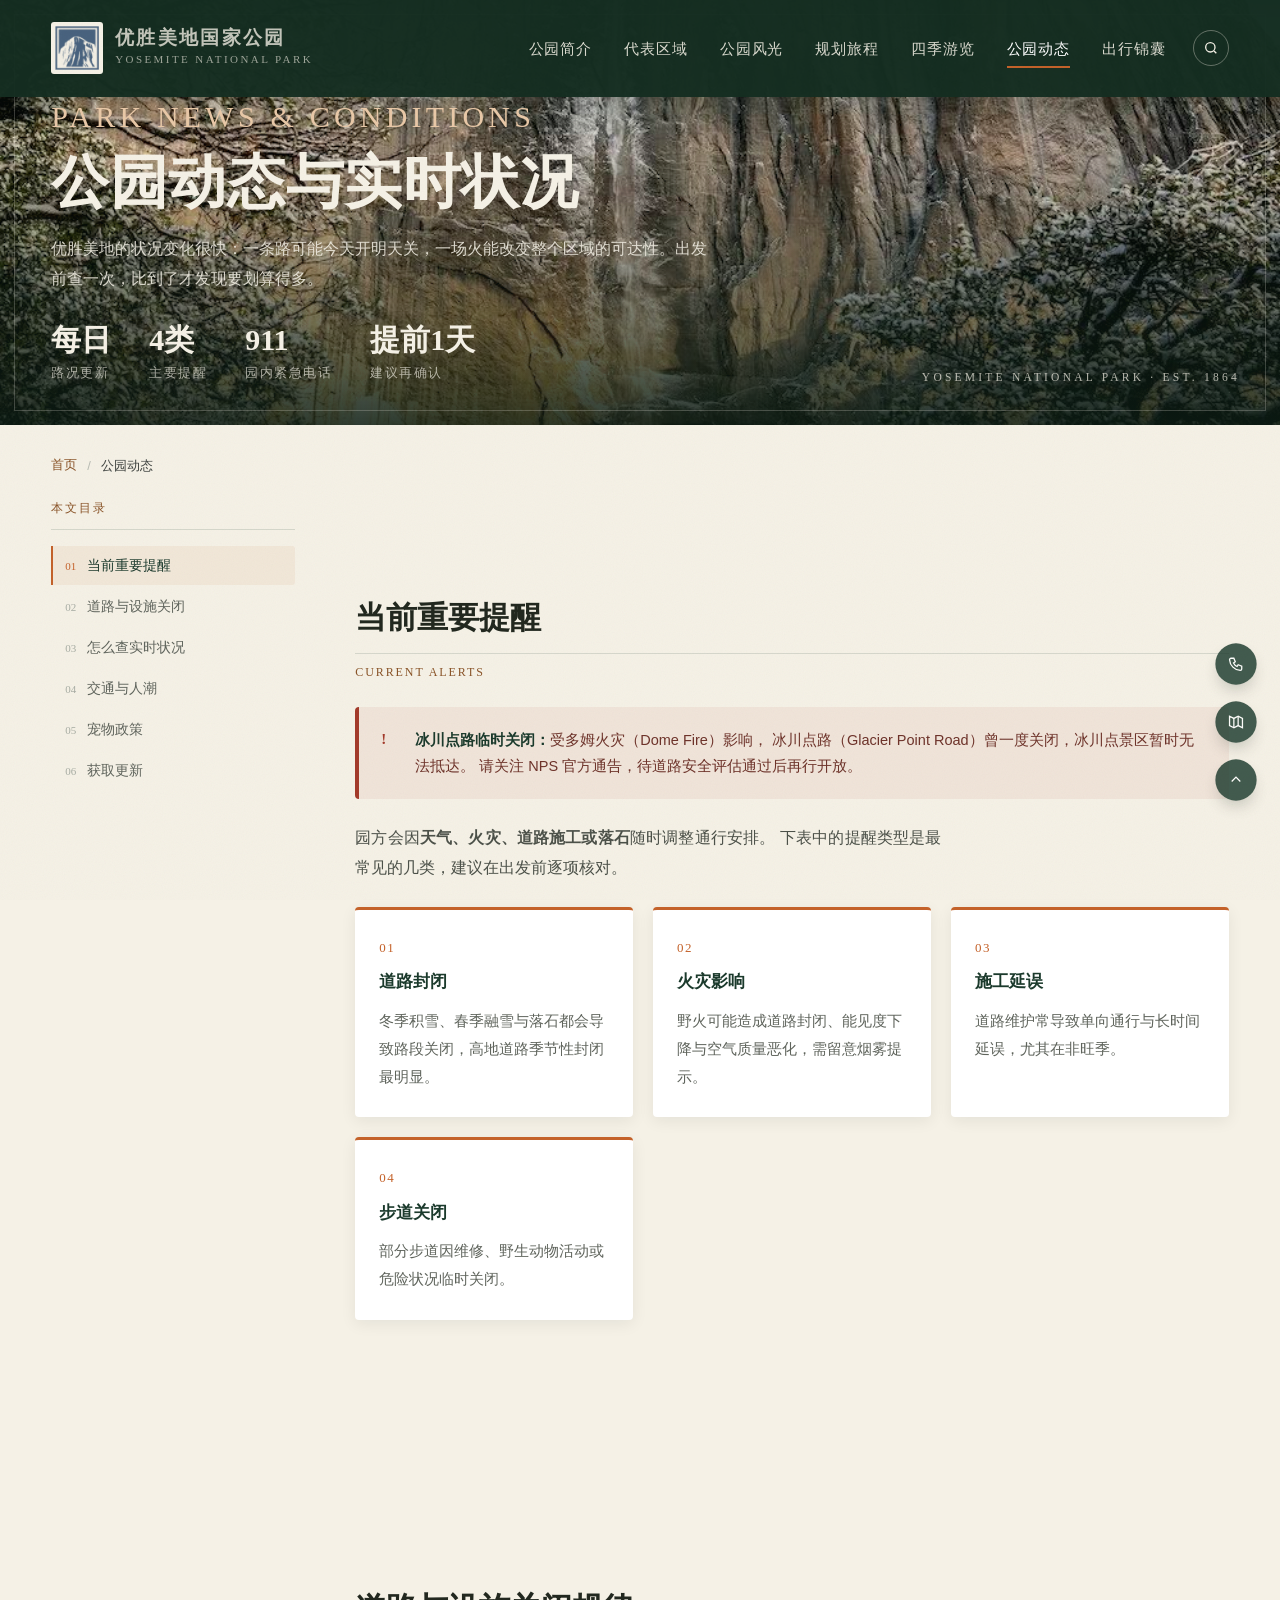
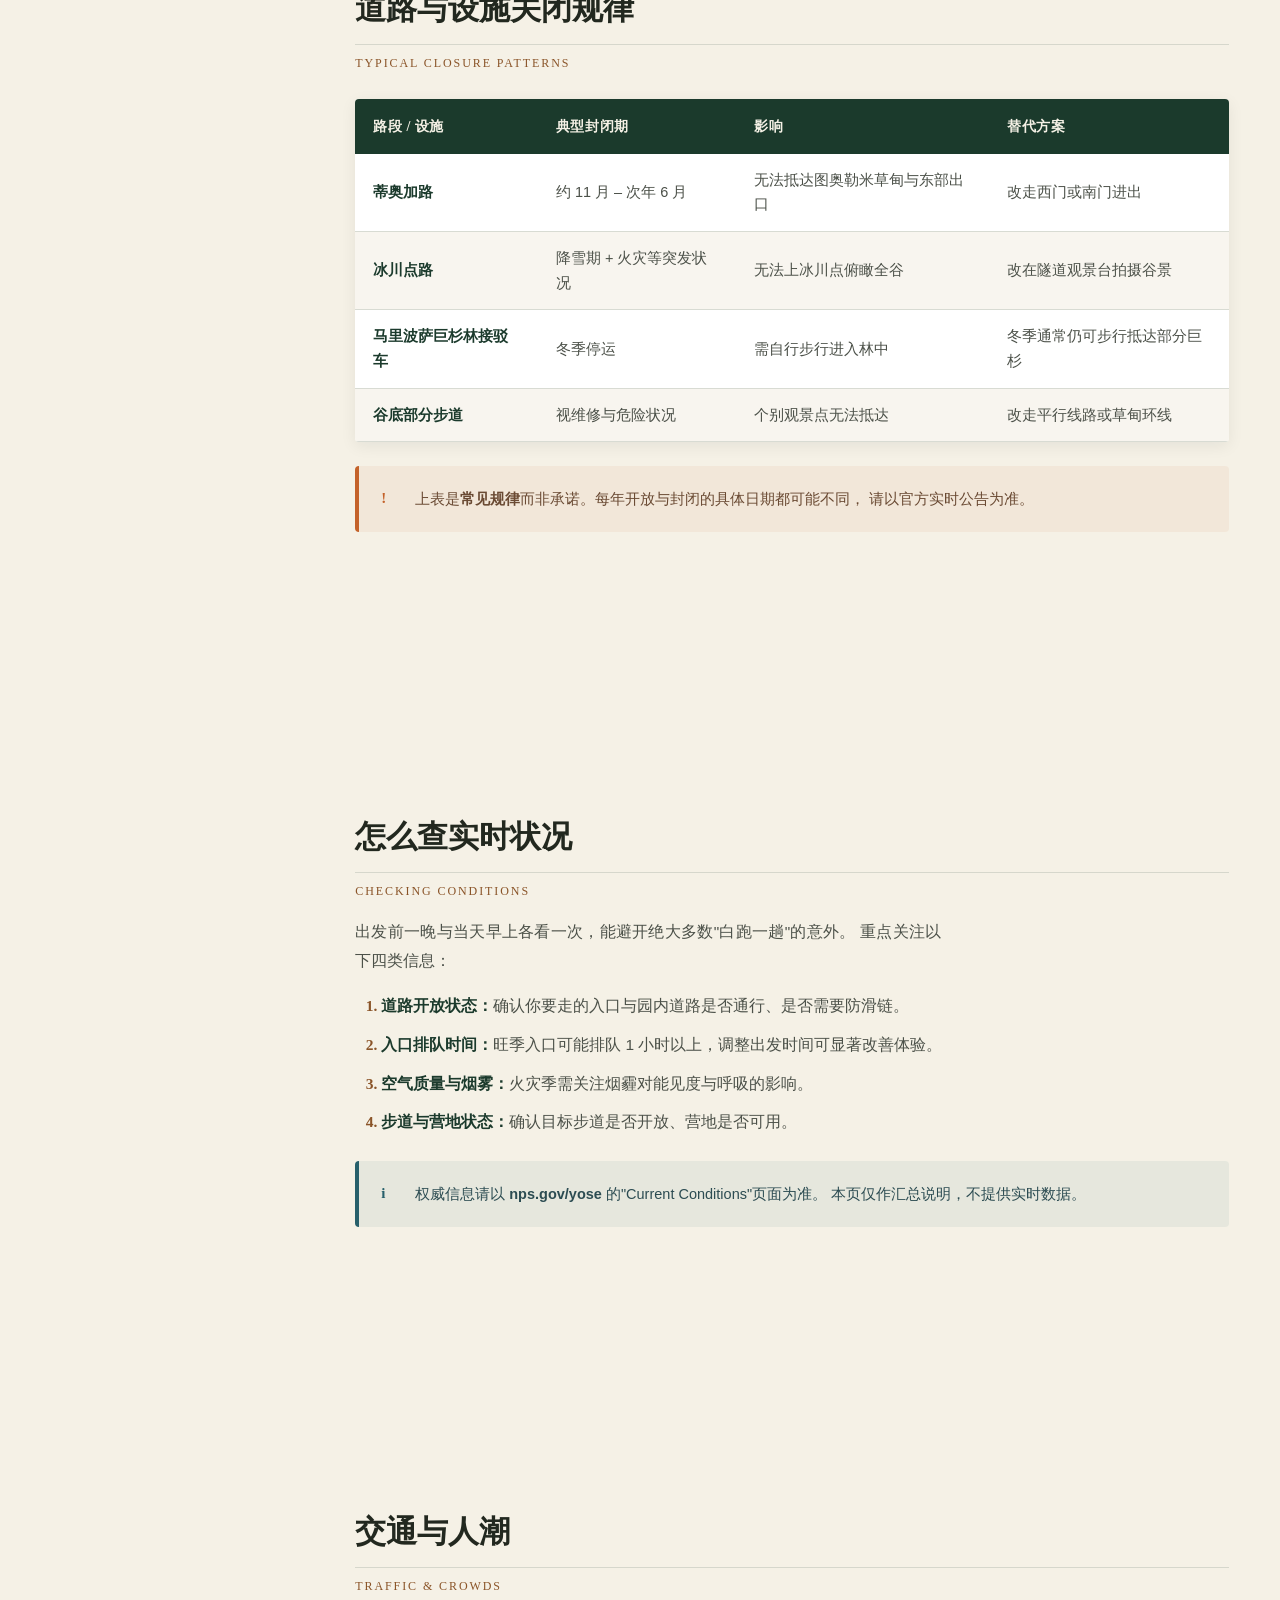
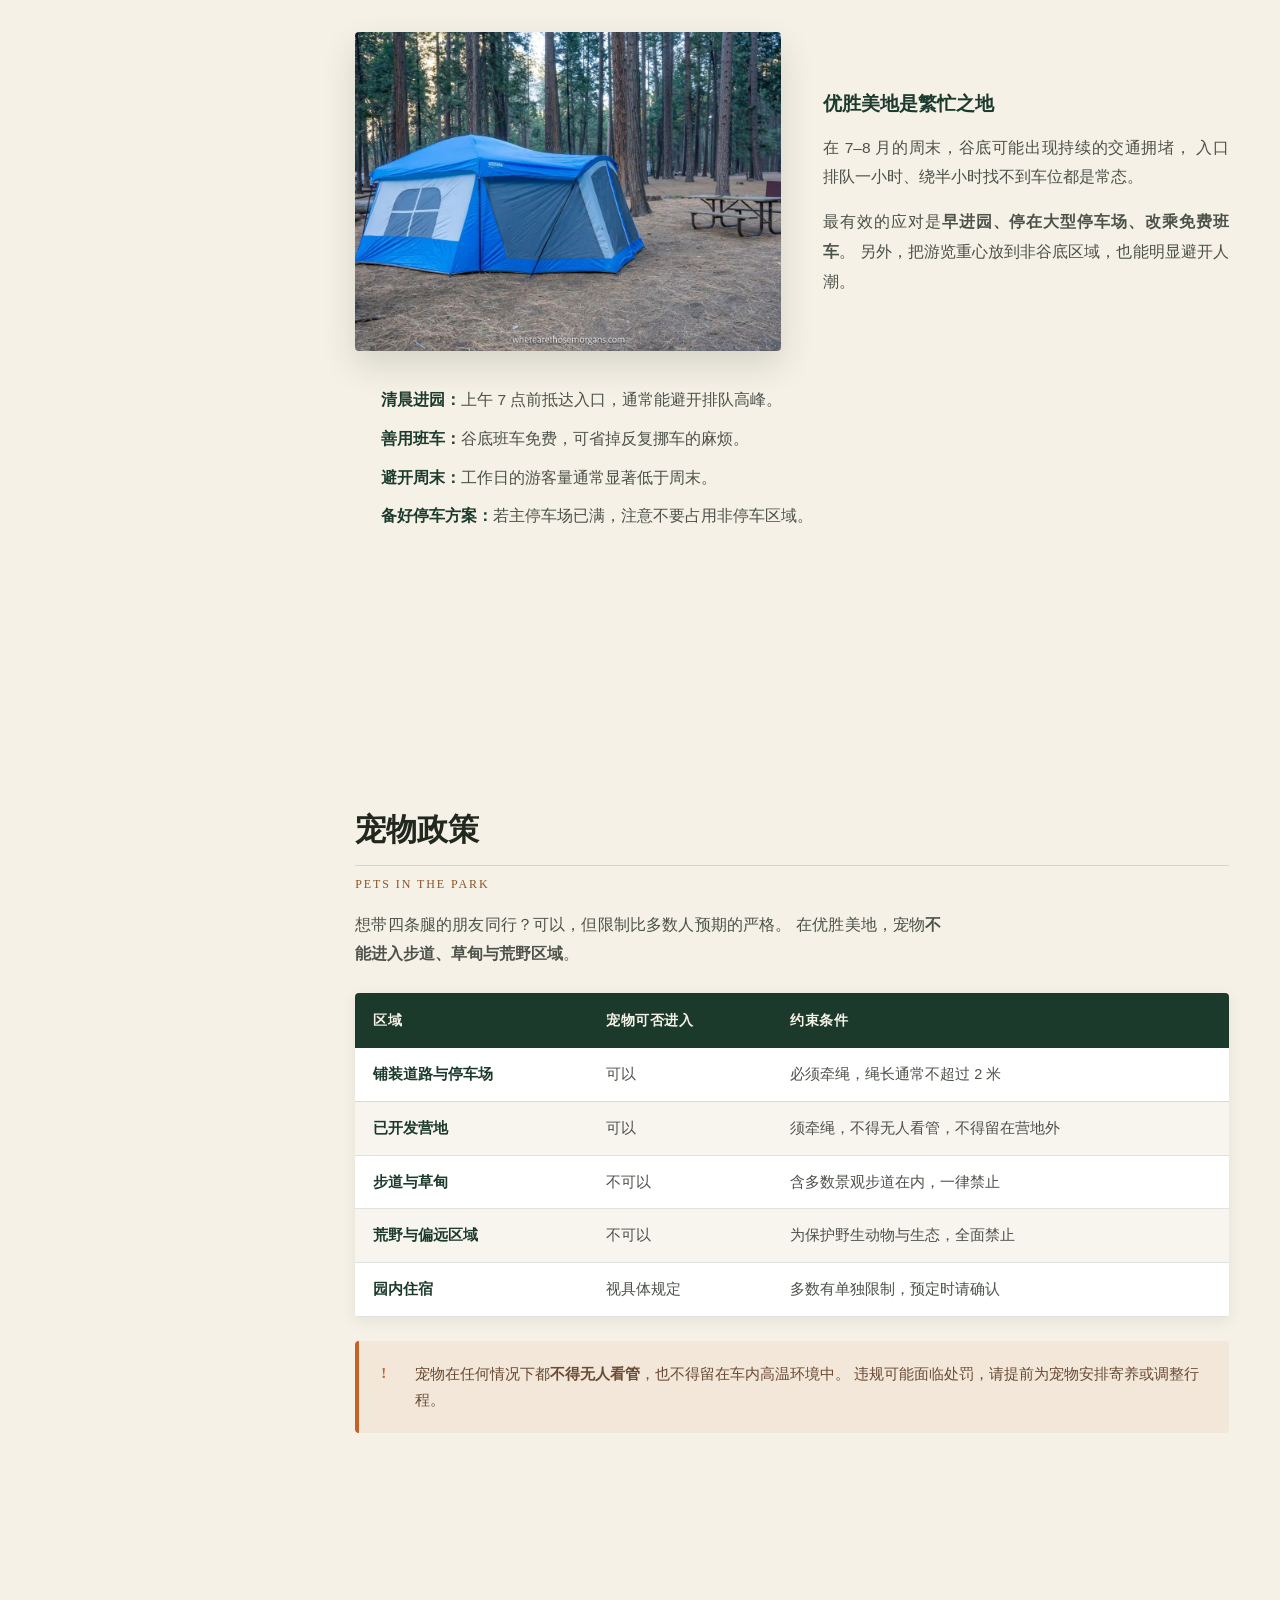
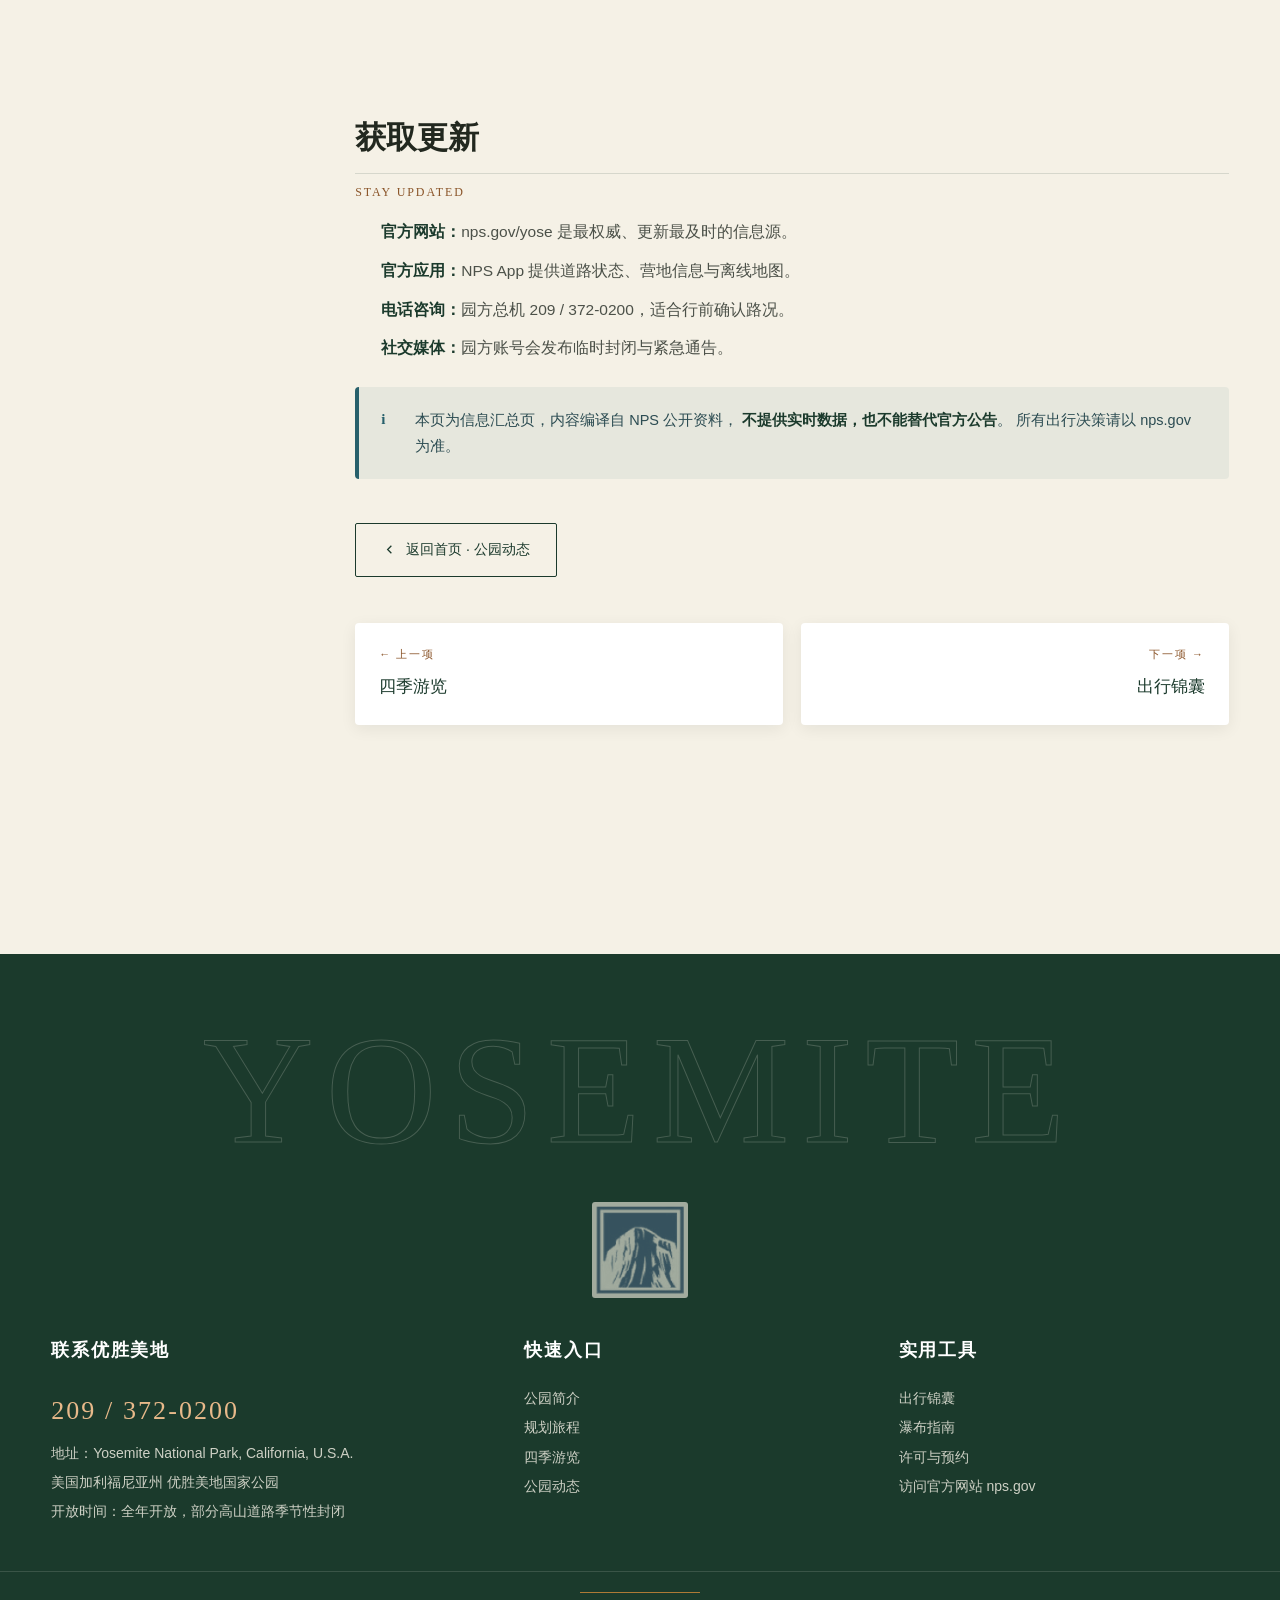
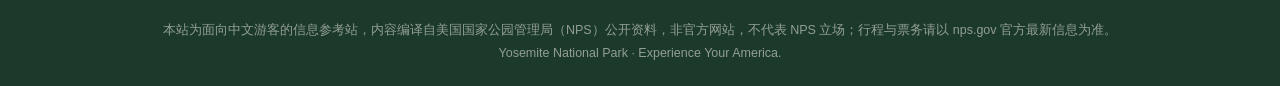
<file: news.html>
<!DOCTYPE html>
<html lang="zh-CN">
<head>
<meta charset="UTF-8">
<meta name="viewport" content="width=device-width, initial-scale=1.0">
<title>公园动态 · 优胜美地国家公园</title>
<meta name="description" content="优胜美地国家公园实时动态与重要提醒：道路封闭、火灾影响、入口拥堵、宠物政策与条件查询入口。">
<meta name="keywords" content="优胜美地动态,路况,火灾,封闭,拥堵,宠物政策,公园新闻">
<meta name="author" content="翻译2401 网站：刘知函 翻译：李昊霖 巨家泽">
<meta name="theme-color" content="#1B3A2C">
<link rel="icon" type="image/png" href="assets/favicon.png">
<link rel="preconnect" href="https://miaoda.feishu.cn" crossorigin>
<link rel="stylesheet" href="https://miaoda.feishu.cn/fonts/css2?family=Marcellus&family=Noto+Serif+SC:wght@500;600;700;900&family=Noto+Sans+SC:wght@300;400;500;700&display=swap">
<link rel="stylesheet" href="css/style.css">
<link rel="stylesheet" href="css/motion.css">
<link rel="stylesheet" href="css/pages.css">
<!-- 设计升级：复古国家公园海报 × 杂志编辑感 -->
<link rel="stylesheet" href="css/design-upgrade.css">
</head>

<body id="top" class="page">

<!-- 纸张颗粒质感层 -->
<div class="grain" aria-hidden="true"></div>
<!-- 阅读进度细线 -->
<div class="read-progress" aria-hidden="true"><i></i></div>

<a class="sr-only" href="#main">跳到主要内容</a>

<header class="topbar is-solid">
  <div class="wrap">
    <a class="brand" href="index.html#top" aria-label="优胜美地国家公园首页">
      <img class="badge" src="assets/logo-emblem.png" alt="" aria-hidden="true" decoding="async">
      <span>
        <b>优胜美地国家公园</b>
        <span>YOSEMITE NATIONAL PARK</span>
      </span>
    </a>

    <nav class="nav" aria-label="主导航">
      <a href="index.html#about">公园简介</a>
      <a href="areas.html">代表区域</a>
      <a href="scenery.html">公园风光</a>
      <a href="plan.html">规划旅程</a>
      <a href="seasons.html">四季游览</a>
      <a href="news.html" class="active">公园动态</a>
      <a href="tips.html">出行锦囊</a>
      <button class="nav-search" aria-label="搜索"
              data-toast="搜索功能演示：请前往 nps.gov 搜索完整内容">
        <svg width="16" height="16" viewBox="0 0 24 24" fill="none" stroke="currentColor" stroke-width="2" aria-hidden="true">
          <circle cx="11" cy="11" r="7"/><path d="m20 20-3.5-3.5"/>
        </svg>
      </button>
    </nav>

    <button class="burger" aria-label="打开菜单" data-drawer-open>
      <i></i><i></i><i></i>
    </button>
  </div>
</header>

<div class="drawer" id="drawer" aria-hidden="true">
  <button class="drawer-close" aria-label="关闭菜单" data-drawer-close>&times;</button>
  <a href="index.html#top">首页</a>
  <a href="index.html#about">公园简介</a>
  <a href="areas.html">代表区域</a>
  <a href="scenery.html">公园风光</a>
  <a href="plan.html">规划旅程</a>
  <a href="seasons.html">四季游览</a>
  <a href="news.html">公园动态</a>
  <a href="tips.html">出行锦囊</a>
</div>

<section class="page-hero" data-section="公园动态">
  <img src="assets/news-main.jpg" alt="冬季高山绝壁，冰川点方向" fetchpriority="high">
  <span class="hero-coord tl" aria-hidden="true">37.7456° N · 119.5936° W</span>
  <span class="hero-coord br" aria-hidden="true">YOSEMITE NATIONAL PARK · EST. 1864</span>
  <div class="wrap">
    <div class="eyebrow" data-reveal="down">Park News &amp; Conditions</div>
    <h1 data-split>公园动态与实时状况</h1>
    <p class="lede" data-reveal="up">
      优胜美地的状况变化很快：一条路可能今天开明天关，一场火能改变整个区域的可达性。出发前查一次，比到了才发现要划算得多。
    </p>

    <div class="hero-facts" data-reveal="up">
      <div><b>每日</b><span>路况更新</span></div>
      <div><b>4类</b><span>主要提醒</span></div>
      <div><b>911</b><span>园内紧急电话</span></div>
      <div><b>提前1天</b><span>建议再确认</span></div>
    </div>
  </div>
</section>

<div class="page-body">
  <div class="wrap">
    <nav class="crumb" aria-label="面包屑导航">
      <a href="index.html">首页</a>
      <span class="sep">/</span>
      <span class="cur">公园动态</span>
    </nav>
  </div>

  <div class="wrap">
    <div class="doc-layout">

      <aside class="doc-toc" aria-label="本页目录">
        <h6>本文目录</h6>
        <ol>
          <li><a href="#alert">当前重要提醒</a></li>
          <li><a href="#closures">道路与设施关闭</a></li>
          <li><a href="#conditions">怎么查实时状况</a></li>
          <li><a href="#traffic">交通与人潮</a></li>
          <li><a href="#pets">宠物政策</a></li>
          <li><a href="#subscribe">获取更新</a></li>
        </ol>
      </aside>

      <main class="doc-main" id="main">


        <section id="alert" data-reveal-group>
          <h2 data-reveal="up">当前重要提醒</h2>
          <div class="en-sub" data-reveal="up">Current Alerts</div>

          <div class="note safety" data-reveal="up">
            <div class="note-ic">!</div>
            <div>
              <strong>冰川点路临时关闭：</strong>受多姆火灾（Dome Fire）影响，
              冰川点路（Glacier Point Road）曾一度关闭，冰川点景区暂时无法抵达。
              请关注 NPS 官方通告，待道路安全评估通过后再行开放。
            </div>
          </div>

          <p data-reveal="up">
            园方会因<b>天气、火灾、道路施工或落石</b>随时调整通行安排。
            下表中的提醒类型是最常见的几类，建议在出发前逐项核对。
          </p>

          <div class="card-grid" data-reveal="up">
            <div class="info-card"><span class="num">01</span><h4>道路封闭</h4><p>冬季积雪、春季融雪与落石都会导致路段关闭，高地道路季节性封闭最明显。</p></div>
            <div class="info-card"><span class="num">02</span><h4>火灾影响</h4><p>野火可能造成道路封闭、能见度下降与空气质量恶化，需留意烟雾提示。</p></div>
            <div class="info-card"><span class="num">03</span><h4>施工延误</h4><p>道路维护常导致单向通行与长时间延误，尤其在非旺季。</p></div>
            <div class="info-card"><span class="num">04</span><h4>步道关闭</h4><p>部分步道因维修、野生动物活动或危险状况临时关闭。</p></div>
          </div>
        </section>

        <section id="closures" data-reveal-group>
          <h2 data-reveal="up">道路与设施关闭规律</h2>
          <div class="en-sub" data-reveal="up">Typical Closure Patterns</div>

          <div class="table-wrap" data-reveal="up">
            <table class="data">
              <thead>
                <tr>
                  <th>路段 / 设施</th>
                  <th>典型封闭期</th>
                  <th>影响</th>
                  <th>替代方案</th>
                </tr>
              </thead>
              <tbody>
                <tr>
                  <td>蒂奥加路</td>
                  <td>约 11 月 – 次年 6 月</td>
                  <td>无法抵达图奥勒米草甸与东部出口</td>
                  <td>改走西门或南门进出</td>
                </tr>
                <tr>
                  <td>冰川点路</td>
                  <td>降雪期 + 火灾等突发状况</td>
                  <td>无法上冰川点俯瞰全谷</td>
                  <td>改在隧道观景台拍摄谷景</td>
                </tr>
                <tr>
                  <td>马里波萨巨杉林接驳车</td>
                  <td>冬季停运</td>
                  <td>需自行步行进入林中</td>
                  <td>冬季通常仍可步行抵达部分巨杉</td>
                </tr>
                <tr>
                  <td>谷底部分步道</td>
                  <td>视维修与危险状况</td>
                  <td>个别观景点无法抵达</td>
                  <td>改走平行线路或草甸环线</td>
                </tr>
              </tbody>
            </table>
          </div>

          <div class="note" data-reveal="up">
            <div class="note-ic">!</div>
            <div>
              上表是<b>常见规律</b>而非承诺。每年开放与封闭的具体日期都可能不同，
              请以官方实时公告为准。
            </div>
          </div>
        </section>

        <section id="conditions" data-reveal-group>
          <h2 data-reveal="up">怎么查实时状况</h2>
          <div class="en-sub" data-reveal="up">Checking Conditions</div>

          <p data-reveal="up">
            出发前一晚与当天早上各看一次，能避开绝大多数"白跑一趟"的意外。
            重点关注以下四类信息：
          </p>

          <ol class="steps" data-reveal="up">
            <li><strong>道路开放状态：</strong>确认你要走的入口与园内道路是否通行、是否需要防滑链。</li>
            <li><strong>入口排队时间：</strong>旺季入口可能排队 1 小时以上，调整出发时间可显著改善体验。</li>
            <li><strong>空气质量与烟雾：</strong>火灾季需关注烟霾对能见度与呼吸的影响。</li>
            <li><strong>步道与营地状态：</strong>确认目标步道是否开放、营地是否可用。</li>
          </ol>

          <div class="note info" data-reveal="up">
            <div class="note-ic">i</div>
            <div>
              权威信息请以 <b>nps.gov/yose</b> 的"Current Conditions"页面为准。
              本页仅作汇总说明，不提供实时数据。
            </div>
          </div>
        </section>

        <section id="traffic" data-reveal-group>
          <h2 data-reveal="up">交通与人潮</h2>
          <div class="en-sub" data-reveal="up">Traffic &amp; Crowds</div>

          <div class="media-row" data-reveal="up">
            <div class="media-img">
              <img src="assets/feat-camping.jpg" alt="园区道路与松林" loading="lazy">
            </div>
            <div class="media-txt">
              <h3>优胜美地是繁忙之地</h3>
              <p>
                在 7–8 月的周末，谷底可能出现持续的交通拥堵，
                入口排队一小时、绕半小时找不到车位都是常态。
              </p>
              <p>
                最有效的应对是<b>早进园、停在大型停车场、改乘免费班车</b>。
                另外，把游览重心放到非谷底区域，也能明显避开人潮。
              </p>
            </div>
          </div>

          <ul class="bullets" data-reveal="up">
            <li><strong>清晨进园：</strong>上午 7 点前抵达入口，通常能避开排队高峰。</li>
            <li><strong>善用班车：</strong>谷底班车免费，可省掉反复挪车的麻烦。</li>
            <li><strong>避开周末：</strong>工作日的游客量通常显著低于周末。</li>
            <li><strong>备好停车方案：</strong>若主停车场已满，注意不要占用非停车区域。</li>
          </ul>
        </section>

        <section id="pets" data-reveal-group>
          <h2 data-reveal="up">宠物政策</h2>
          <div class="en-sub" data-reveal="up">Pets in the Park</div>

          <p data-reveal="up">
            想带四条腿的朋友同行？可以，但限制比多数人预期的严格。
            在优胜美地，宠物<b>不能进入步道、草甸与荒野区域</b>。
          </p>

          <div class="table-wrap" data-reveal="up">
            <table class="data">
              <thead>
                <tr>
                  <th>区域</th>
                  <th>宠物可否进入</th>
                  <th>约束条件</th>
                </tr>
              </thead>
              <tbody>
                <tr>
                  <td>铺装道路与停车场</td>
                  <td>可以</td>
                  <td>必须牵绳，绳长通常不超过 2 米</td>
                </tr>
                <tr>
                  <td>已开发营地</td>
                  <td>可以</td>
                  <td>须牵绳，不得无人看管，不得留在营地外</td>
                </tr>
                <tr>
                  <td>步道与草甸</td>
                  <td>不可以</td>
                  <td>含多数景观步道在内，一律禁止</td>
                </tr>
                <tr>
                  <td>荒野与偏远区域</td>
                  <td>不可以</td>
                  <td>为保护野生动物与生态，全面禁止</td>
                </tr>
                <tr>
                  <td>园内住宿</td>
                  <td>视具体规定</td>
                  <td>多数有单独限制，预定时请确认</td>
                </tr>
              </tbody>
            </table>
          </div>

          <div class="note" data-reveal="up">
            <div class="note-ic">!</div>
            <div>
              宠物在任何情况下都<b>不得无人看管</b>，也不得留在车内高温环境中。
              违规可能面临处罚，请提前为宠物安排寄养或调整行程。
            </div>
          </div>
        </section>

        <section id="subscribe" data-reveal-group>
          <h2 data-reveal="up">获取更新</h2>
          <div class="en-sub" data-reveal="up">Stay Updated</div>

          <ul class="bullets" data-reveal="up">
            <li><strong>官方网站：</strong>nps.gov/yose 是最权威、更新最及时的信息源。</li>
            <li><strong>官方应用：</strong>NPS App 提供道路状态、营地信息与离线地图。</li>
            <li><strong>电话咨询：</strong>园方总机 209 / 372-0200，适合行前确认路况。</li>
            <li><strong>社交媒体：</strong>园方账号会发布临时封闭与紧急通告。</li>
          </ul>

          <div class="note info" data-reveal="up">
            <div class="note-ic">i</div>
            <div>
              本页为信息汇总页，内容编译自 NPS 公开资料，
              <strong>不提供实时数据，也不能替代官方公告</strong>。
              所有出行决策请以 nps.gov 为准。
            </div>
          </div>
          <div data-reveal="up" style="margin-top:34px">
            <a class="back-home" href="index.html#news">
              <svg width="15" height="15" viewBox="0 0 24 24" fill="none" stroke="currentColor" stroke-width="2" aria-hidden="true">
                <path d="m15 18-6-6 6-6"/>
              </svg>
              返回首页 · 公园动态
            </a>
          </div>

          <nav class="page-nav" aria-label="页面导航">
            <a class="prev" href="seasons.html">
              <span class="dir">← 上一项</span>
              <span class="ttl">四季游览</span>
            </a>
            <a class="next" href="tips.html">
              <span class="dir">下一项 →</span>
              <span class="ttl">出行锦囊</span>
            </a>
          </nav>
        </section>

      </main>
    </div>
  </div>
</div>

<footer class="footer">
  <div class="footer-watermark" aria-hidden="true">YOSEMITE</div>
  <div class="footer-badge" aria-hidden="true">
      <img class="badge" src="assets/logo-emblem.png" alt="" aria-hidden="true" decoding="async">
  </div>
  <div class="wrap footer-grid">
    <div>
      <h5>联系优胜美地</h5>
      <p class="hotline">209 / 372-0200</p>
      <p>地址：Yosemite National Park, California, U.S.A.<br>美国加利福尼亚州 优胜美地国家公园</p>
      <p>开放时间：全年开放，部分高山道路季节性封闭</p>
    </div>

    <div>
      <h5>快速入口</h5>
      <ul>
        <li><a href="index.html#about">公园简介</a></li>
        <li><a href="plan.html">规划旅程</a></li>
        <li><a href="seasons.html">四季游览</a></li>
        <li><a href="news.html">公园动态</a></li>
      </ul>
    </div>

    <div>
      <h5>实用工具</h5>
      <ul>
        <li><a href="tips.html">出行锦囊</a></li>
        <li><a href="waterfalls.html">瀑布指南</a></li>
        <li><a href="permits.html">许可与预约</a></li>
        <li><a href="https://www.nps.gov/yose/index.htm" target="_blank" rel="noopener">访问官方网站 nps.gov</a></li>
      </ul>
    </div>
  </div>

  <div class="footer-note">
    本站为面向中文游客的信息参考站，内容编译自美国国家公园管理局（NPS）公开资料，非官方网站，不代表 NPS 立场；行程与票务请以 nps.gov 官方最新信息为准。<br>
    Yosemite National Park · Experience Your America.
  </div>
</footer>

<div class="floatbar">
  <a class="fb-btn" href="tel:2093720200" aria-label="电话咨询">
    <svg width="20" height="20" viewBox="0 0 24 24" fill="none" stroke="#fff" stroke-width="1.8" aria-hidden="true">
      <path d="M5 4h4l2 5-2.5 1.5a11 11 0 0 0 5 5L15 13l5 2v4a2 2 0 0 1-2 2A16 16 0 0 1 3 6a2 2 0 0 1 2-2z"/>
    </svg>
    <span class="pop">209 / 372-0200</span>
  </a>
  <a class="fb-btn" href="plan.html" aria-label="规划旅程">
    <svg width="20" height="20" viewBox="0 0 24 24" fill="none" stroke="#fff" stroke-width="1.8" aria-hidden="true">
      <path d="M9 20 3 17V4l6 3 6-3 6 3v13l-6-3-6 3z"/><path d="M9 7v13M15 4v13"/>
    </svg>
    <span class="pop">规划旅程</span>
  </a>
  <button class="fb-btn to-top" id="toTop" aria-label="返回顶部">
    <svg width="20" height="20" viewBox="0 0 24 24" fill="none" stroke="#fff" stroke-width="1.8" aria-hidden="true">
      <path d="m6 14 6-6 6 6"/>
    </svg>
  </button>
</div>

<div class="toast" id="toast" role="status" aria-live="polite"></div>

<script src="js/main.js"></script>
<script src="js/motion.js"></script>
<script src="js/pages.js"></script>
</body>
</html>
</file>
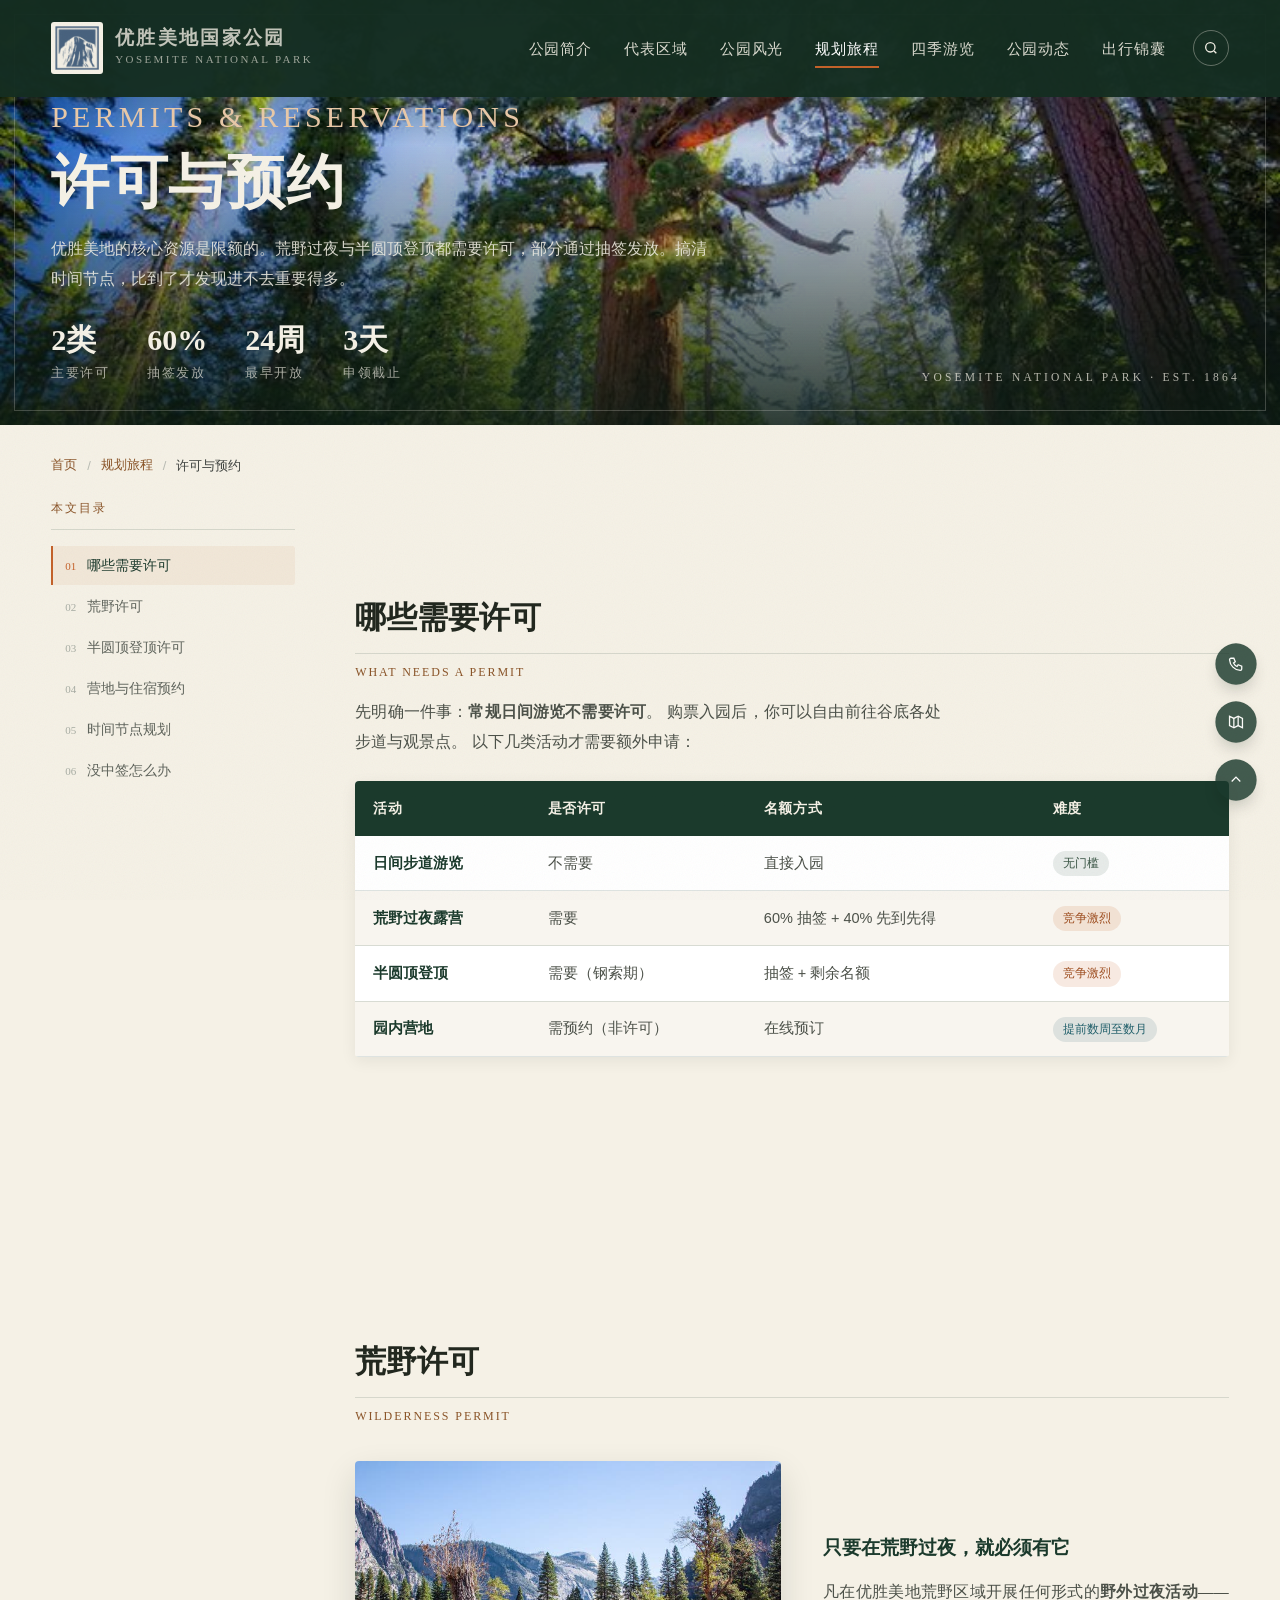
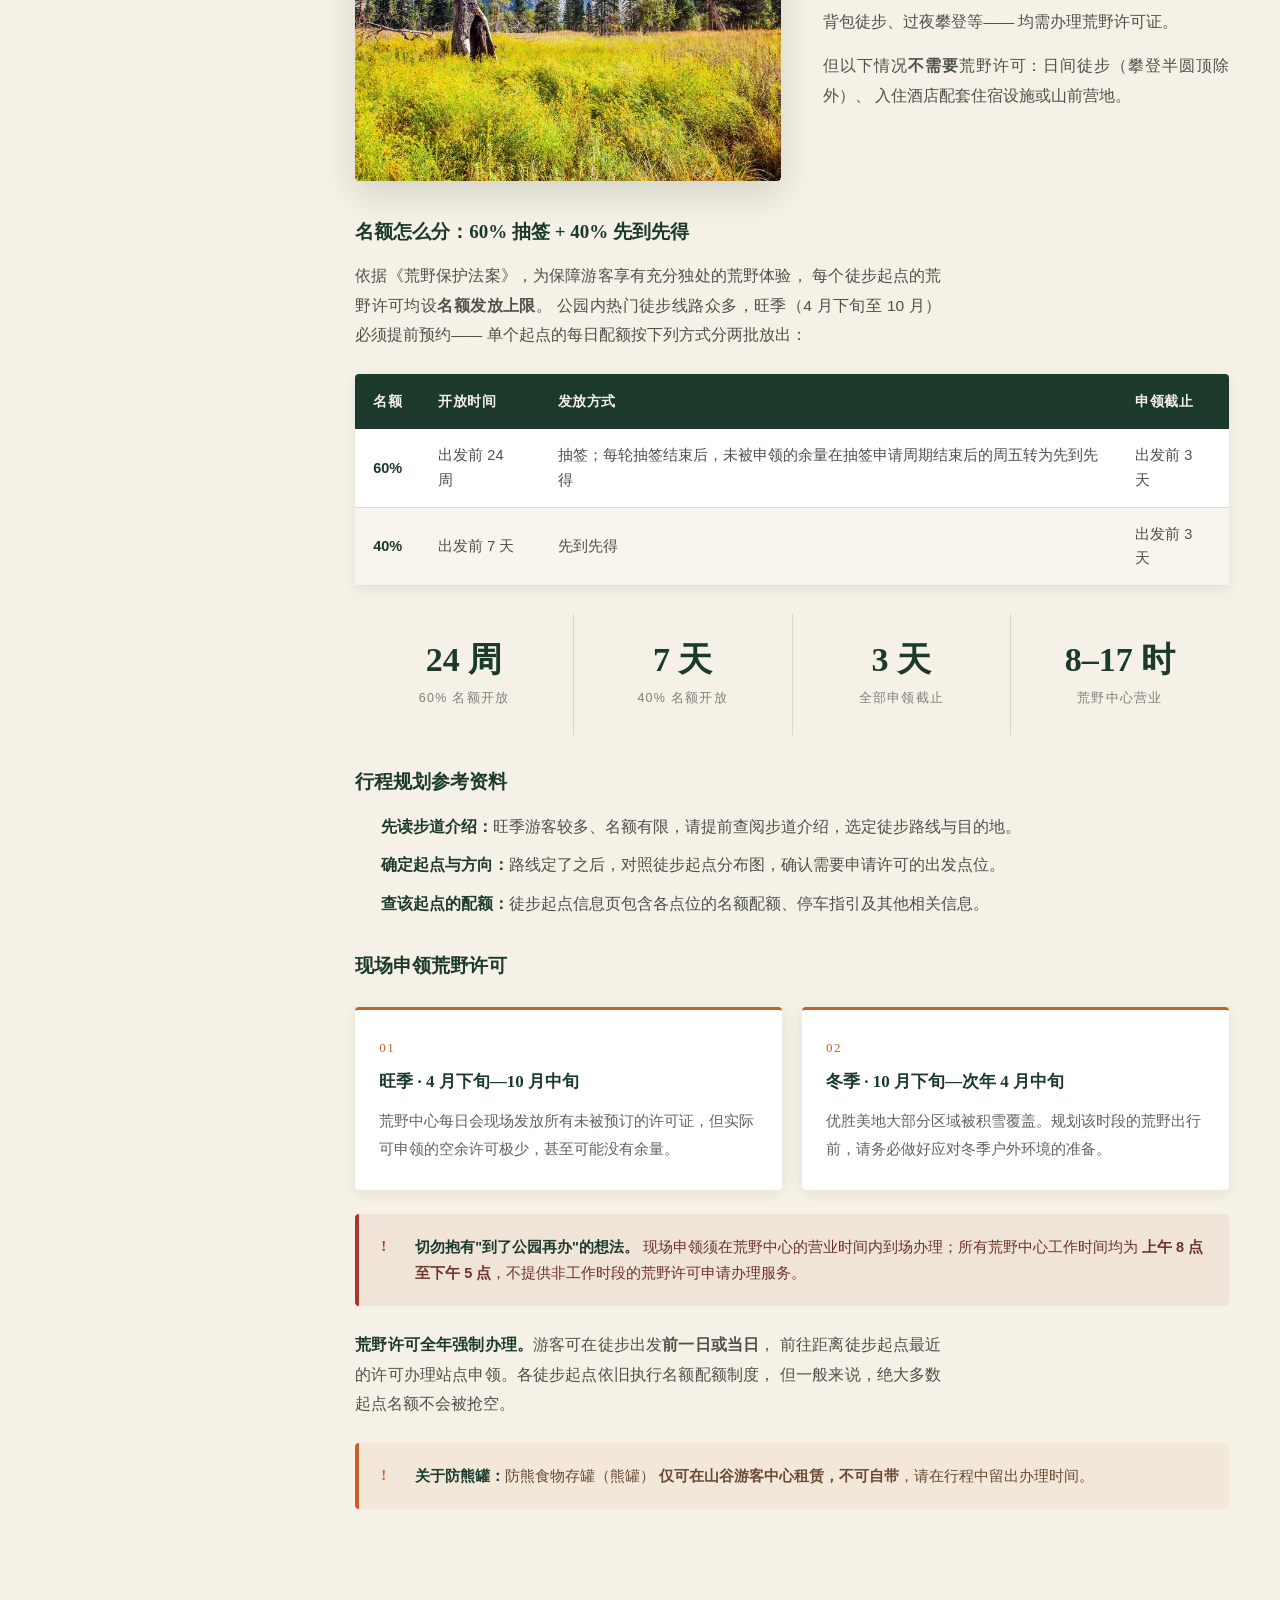
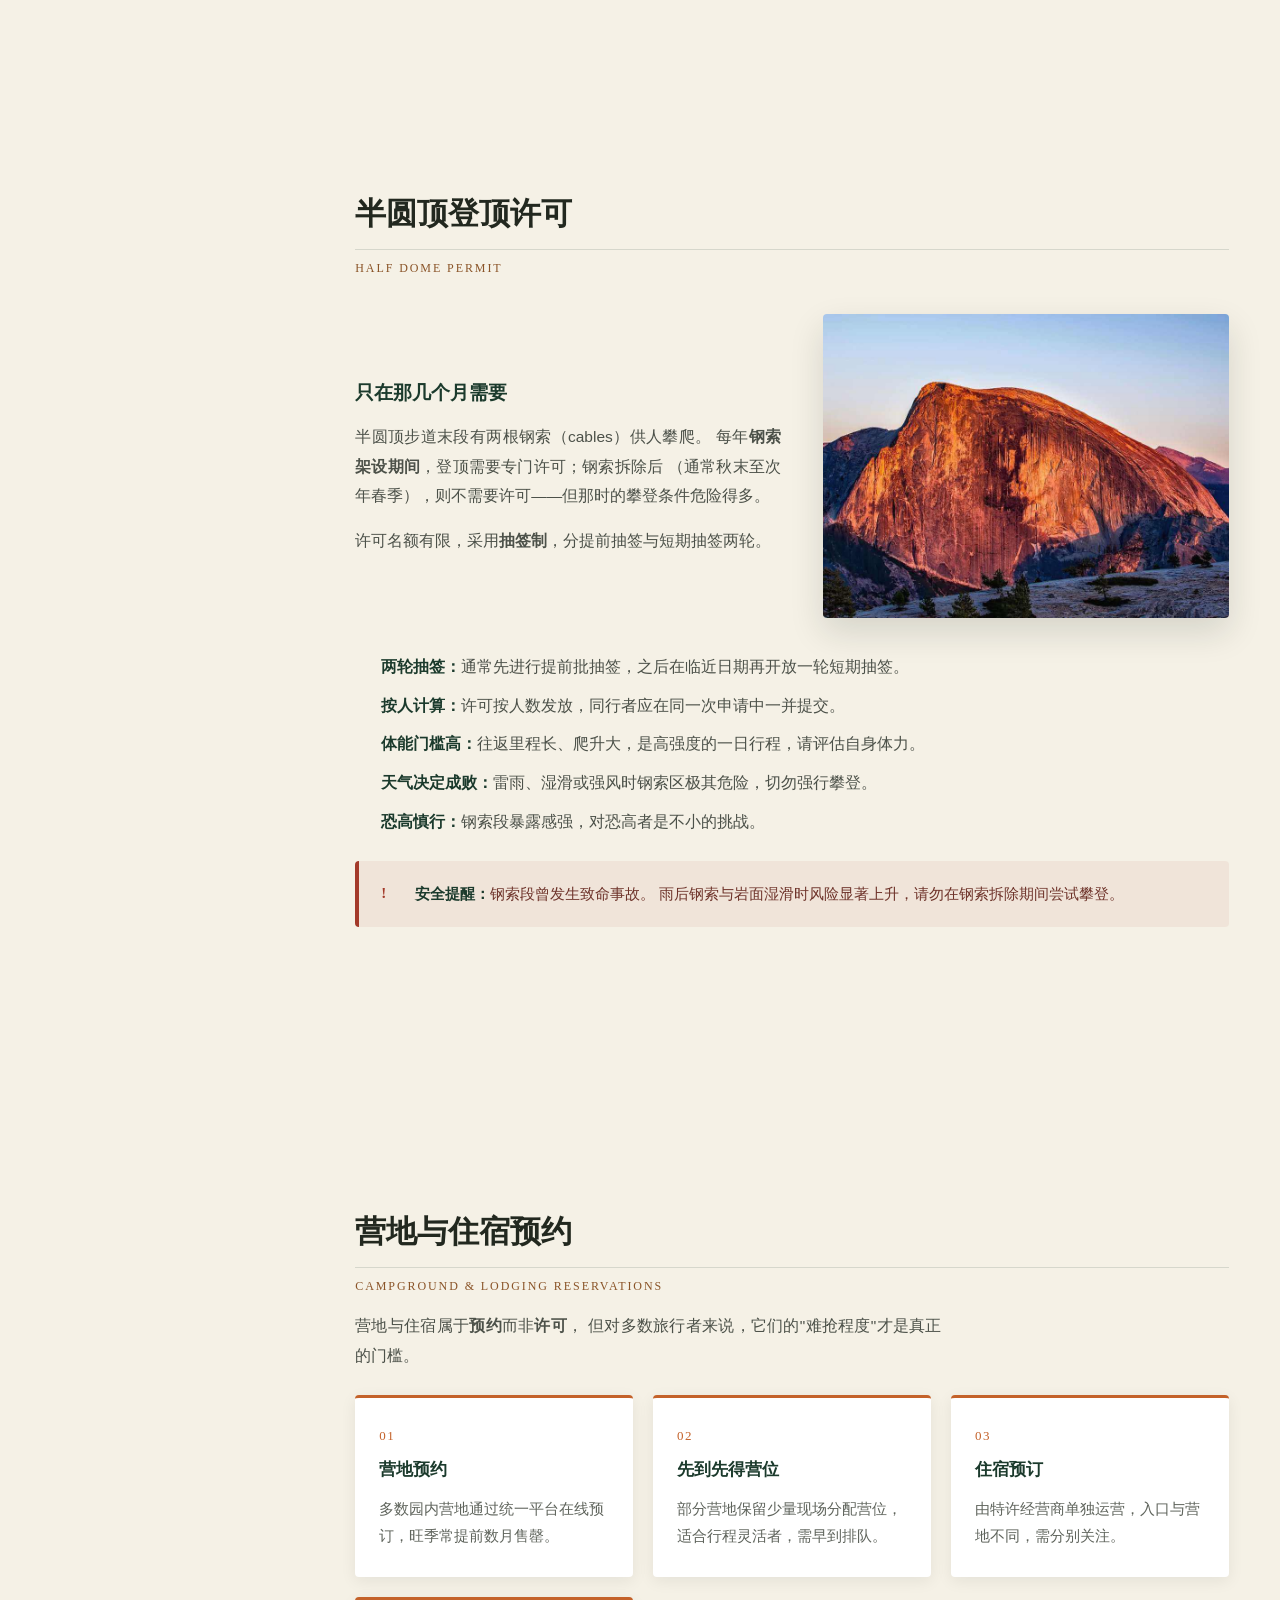
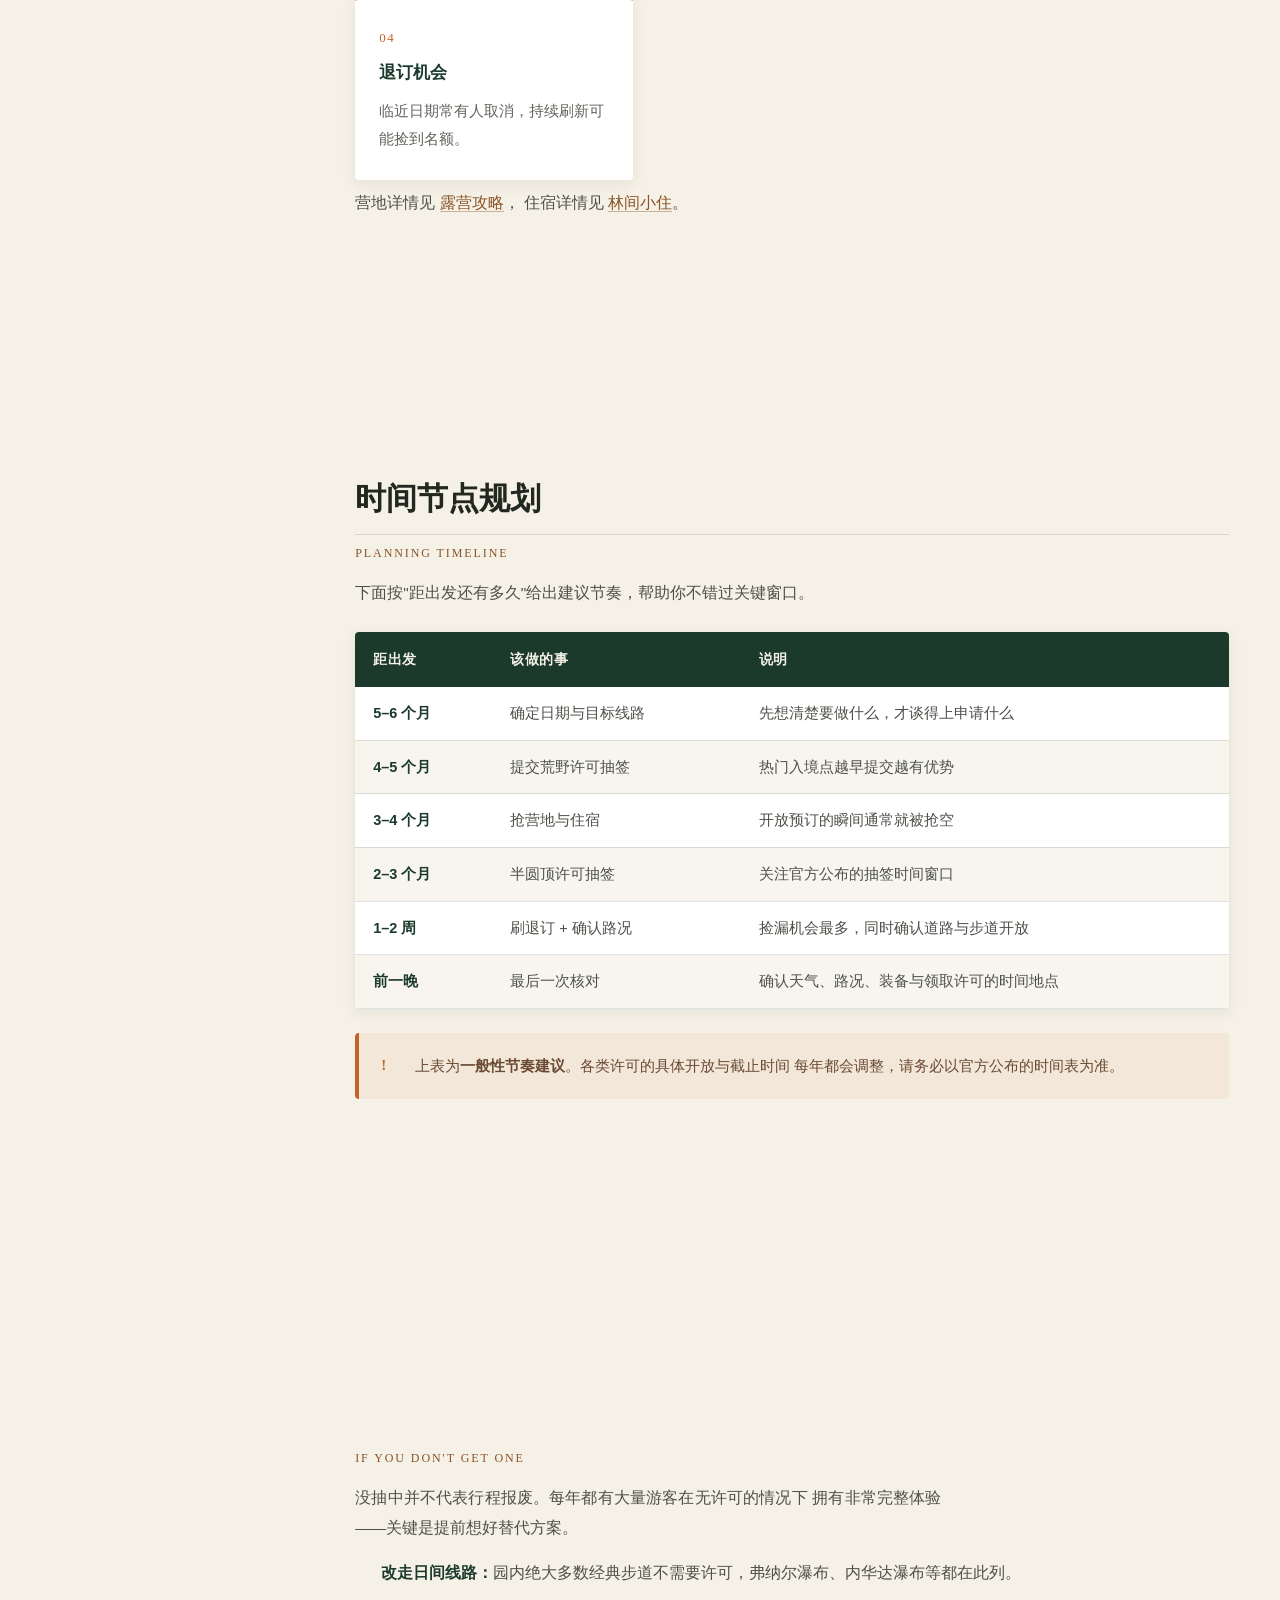
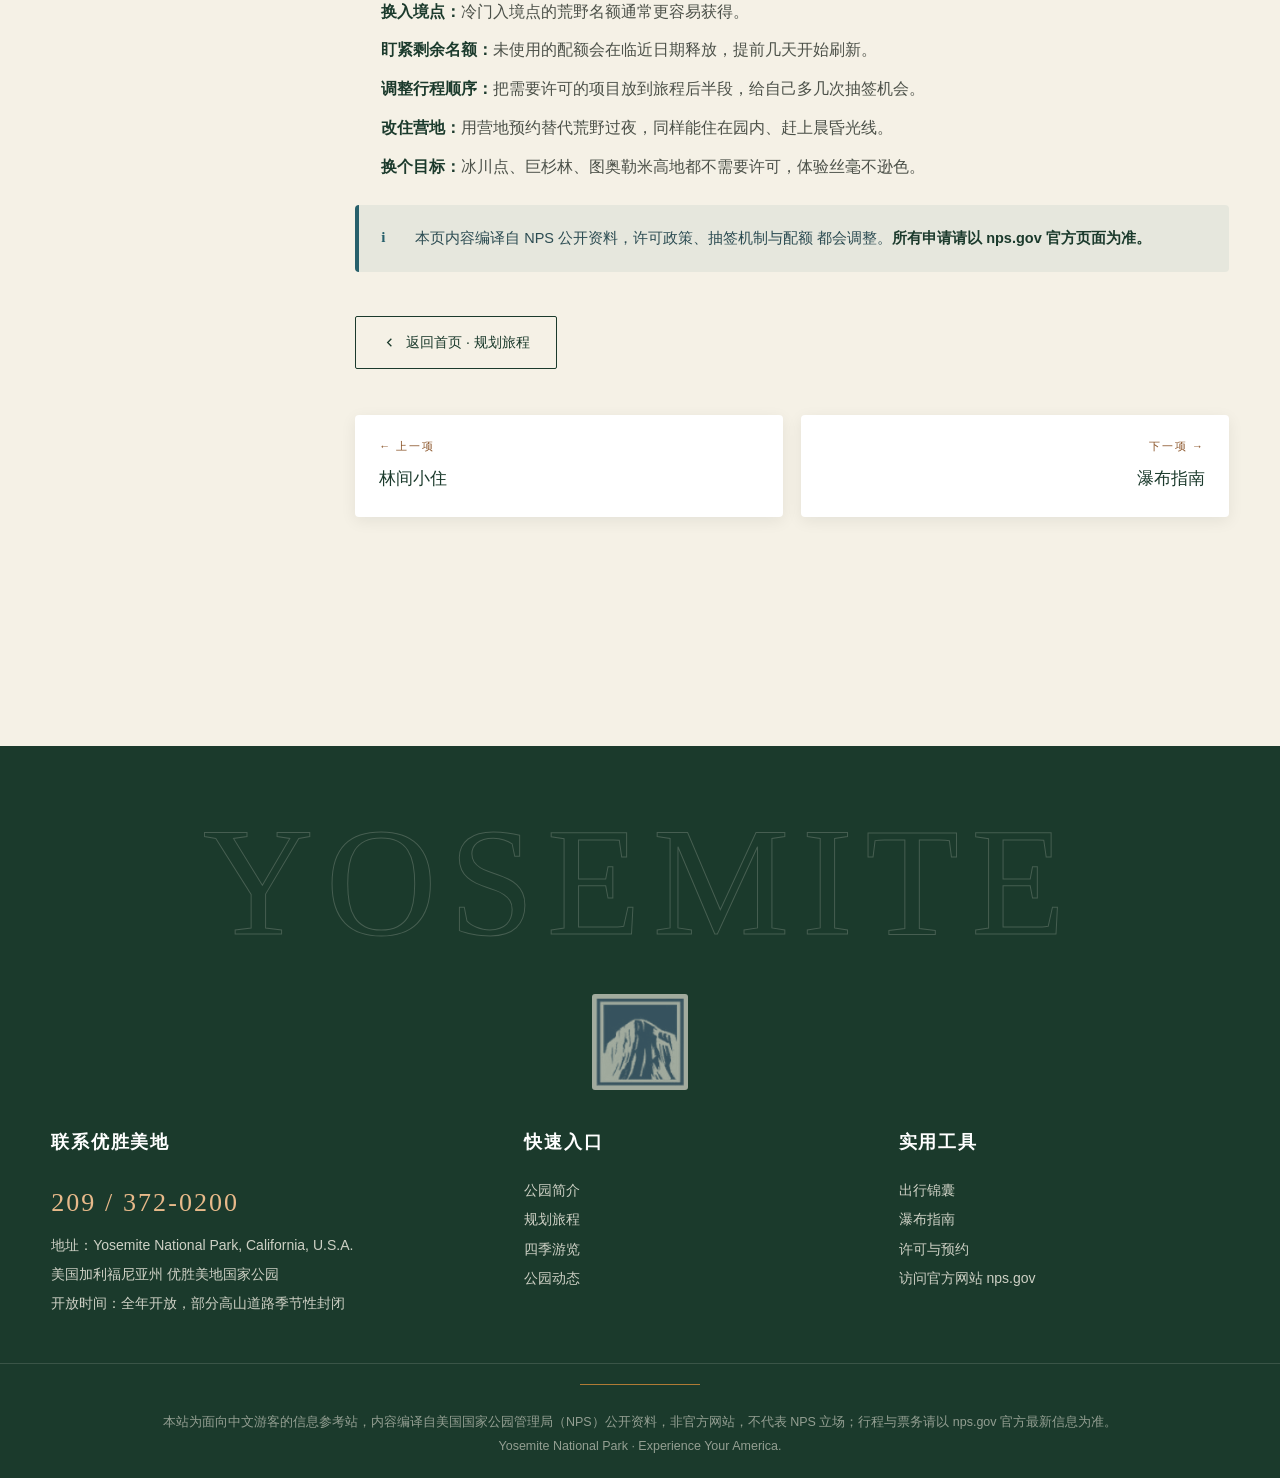
<file: permits.html>
<!DOCTYPE html>
<html lang="zh-CN">
<head>
<meta charset="UTF-8">
<meta name="viewport" content="width=device-width, initial-scale=1.0">
<title>许可与预约 · 优胜美地国家公园</title>
<meta name="description" content="优胜美地国家公园许可与预约指南：荒野许可、半圆顶登顶许可、营地预约的申请流程、抽签机制与时间节点。">
<meta name="keywords" content="优胜美地许可,荒野许可,半圆顶许可,抽签,wilderness permit,half dome permit">
<meta name="author" content="翻译2401 网站：刘知函 翻译：李昊霖 巨家泽">
<meta name="theme-color" content="#1B3A2C">
<link rel="icon" type="image/png" href="assets/favicon.png">
<link rel="preconnect" href="https://miaoda.feishu.cn" crossorigin>
<link rel="stylesheet" href="https://miaoda.feishu.cn/fonts/css2?family=Marcellus&family=Noto+Serif+SC:wght@500;600;700;900&family=Noto+Sans+SC:wght@300;400;500;700&display=swap">
<link rel="stylesheet" href="css/style.css">
<link rel="stylesheet" href="css/motion.css">
<link rel="stylesheet" href="css/pages.css">
<!-- 设计升级：复古国家公园海报 × 杂志编辑感 -->
<link rel="stylesheet" href="css/design-upgrade.css">
</head>

<body id="top" class="page">

<!-- 纸张颗粒质感层 -->
<div class="grain" aria-hidden="true"></div>
<!-- 阅读进度细线 -->
<div class="read-progress" aria-hidden="true"><i></i></div>

<a class="sr-only" href="#main">跳到主要内容</a>

<header class="topbar is-solid">
  <div class="wrap">
    <a class="brand" href="index.html#top" aria-label="优胜美地国家公园首页">
      <img class="badge" src="assets/logo-emblem.png" alt="" aria-hidden="true" decoding="async">
      <span>
        <b>优胜美地国家公园</b>
        <span>YOSEMITE NATIONAL PARK</span>
      </span>
    </a>

    <nav class="nav" aria-label="主导航">
      <a href="index.html#about">公园简介</a>
      <a href="areas.html">代表区域</a>
      <a href="scenery.html">公园风光</a>
      <a href="plan.html" class="active">规划旅程</a>
      <a href="seasons.html">四季游览</a>
      <a href="news.html">公园动态</a>
      <a href="tips.html">出行锦囊</a>
      <button class="nav-search" aria-label="搜索"
              data-toast="搜索功能演示：请前往 nps.gov 搜索完整内容">
        <svg width="16" height="16" viewBox="0 0 24 24" fill="none" stroke="currentColor" stroke-width="2" aria-hidden="true">
          <circle cx="11" cy="11" r="7"/><path d="m20 20-3.5-3.5"/>
        </svg>
      </button>
    </nav>

    <button class="burger" aria-label="打开菜单" data-drawer-open>
      <i></i><i></i><i></i>
    </button>
  </div>
</header>

<div class="drawer" id="drawer" aria-hidden="true">
  <button class="drawer-close" aria-label="关闭菜单" data-drawer-close>&times;</button>
  <a href="index.html#top">首页</a>
  <a href="index.html#about">公园简介</a>
  <a href="areas.html">代表区域</a>
  <a href="scenery.html">公园风光</a>
  <a href="plan.html">规划旅程</a>
  <a href="seasons.html">四季游览</a>
  <a href="news.html">公园动态</a>
  <a href="tips.html">出行锦囊</a>
</div>

<section class="page-hero" data-section="许可与预约">
  <img src="assets/sc-sequoia.jpg" alt="巨杉古林旁的荒野徒步区域" fetchpriority="high">
  <span class="hero-coord tl" aria-hidden="true">37.7456° N · 119.5936° W</span>
  <span class="hero-coord br" aria-hidden="true">YOSEMITE NATIONAL PARK · EST. 1864</span>
  <div class="wrap">
    <div class="eyebrow" data-reveal="down">Permits &amp; Reservations</div>
    <h1 data-split>许可与预约</h1>
    <p class="lede" data-reveal="up">
      优胜美地的核心资源是限额的。荒野过夜与半圆顶登顶都需要许可，部分通过抽签发放。搞清时间节点，比到了才发现进不去重要得多。
    </p>

    <div class="hero-facts" data-reveal="up">
      <div><b>2类</b><span>主要许可</span></div>
      <div><b>60%</b><span>抽签发放</span></div>
      <div><b>24周</b><span>最早开放</span></div>
      <div><b>3天</b><span>申领截止</span></div>
    </div>
  </div>
</section>

<div class="page-body">
  <div class="wrap">
    <nav class="crumb" aria-label="面包屑导航">
      <a href="index.html">首页</a>
      <span class="sep">/</span>
      <a href="plan.html">规划旅程</a>
      <span class="sep">/</span>
      <span class="cur">许可与预约</span>
    </nav>
  </div>

  <div class="wrap">
    <div class="doc-layout">

      <aside class="doc-toc" aria-label="本页目录">
        <h6>本文目录</h6>
        <ol>
          <li><a href="#overview">哪些需要许可</a></li>
          <li><a href="#wilderness">荒野许可</a></li>
          <li><a href="#halfdome">半圆顶登顶许可</a></li>
          <li><a href="#camp">营地与住宿预约</a></li>
          <li><a href="#timeline">时间节点规划</a></li>
          <li><a href="#fallback">没中签怎么办</a></li>
        </ol>
      </aside>

      <main class="doc-main" id="main">


        <section id="overview" data-reveal-group>
          <h2 data-reveal="up">哪些需要许可</h2>
          <div class="en-sub" data-reveal="up">What Needs a Permit</div>

          <p data-reveal="up">
            先明确一件事：<b>常规日间游览不需要许可</b>。
            购票入园后，你可以自由前往谷底各处步道与观景点。
            以下几类活动才需要额外申请：
          </p>

          <div class="table-wrap" data-reveal="up">
            <table class="data">
              <thead>
                <tr>
                  <th>活动</th>
                  <th>是否许可</th>
                  <th>名额方式</th>
                  <th>难度</th>
                </tr>
              </thead>
              <tbody>
                <tr>
                  <td>日间步道游览</td>
                  <td>不需要</td>
                  <td>直接入园</td>
                  <td><span class="pill low">无门槛</span></td>
                </tr>
                <tr>
                  <td>荒野过夜露营</td>
                  <td>需要</td>
                  <td>60% 抽签 + 40% 先到先得</td>
                  <td><span class="pill high">竞争激烈</span></td>
                </tr>
                <tr>
                  <td>半圆顶登顶</td>
                  <td>需要（钢索期）</td>
                  <td>抽签 + 剩余名额</td>
                  <td><span class="pill high">竞争激烈</span></td>
                </tr>
                <tr>
                  <td>园内营地</td>
                  <td>需预约（非许可）</td>
                  <td>在线预订</td>
                  <td><span class="pill mid">提前数周至数月</span></td>
                </tr>
              </tbody>
            </table>
          </div>
        </section>

        <section id="wilderness" data-reveal-group>
          <h2 data-reveal="up">荒野许可</h2>
          <div class="en-sub" data-reveal="up">Wilderness Permit</div>

          <div class="media-row" data-reveal="up">
            <div class="media-img">
              <img src="assets/sc-meadow.jpg" alt="高地上的荒野徒步区域" loading="lazy">
            </div>
            <div class="media-txt">
              <h3>只要在荒野过夜，就必须有它</h3>
              <p>
                凡在优胜美地荒野区域开展任何形式的<b>野外过夜活动</b>——背包徒步、过夜攀登等——
                均需办理荒野许可证。
              </p>
              <p>
                但以下情况<b>不需要</b>荒野许可：日间徒步（攀登半圆顶除外）、
                入住酒店配套住宿设施或山前营地。
              </p>
            </div>
          </div>

          <h3 data-reveal="up">名额怎么分：60% 抽签 + 40% 先到先得</h3>
          <p data-reveal="up">
            依据《荒野保护法案》，为保障游客享有充分独处的荒野体验，
            每个徒步起点的荒野许可均设<b>名额发放上限</b>。
            公园内热门徒步线路众多，旺季（4 月下旬至 10 月）必须提前预约——
            单个起点的每日配额按下列方式分两批放出：
          </p>

          <div class="table-wrap" data-reveal="up">
            <table class="data">
              <thead>
                <tr>
                  <th>名额</th>
                  <th>开放时间</th>
                  <th>发放方式</th>
                  <th>申领截止</th>
                </tr>
              </thead>
              <tbody>
                <tr>
                  <td>60%</td>
                  <td>出发前 24 周</td>
                  <td>抽签；每轮抽签结束后，未被申领的余量在抽签申请周期结束后的周五转为先到先得</td>
                  <td>出发前 3 天</td>
                </tr>
                <tr>
                  <td>40%</td>
                  <td>出发前 7 天</td>
                  <td>先到先得</td>
                  <td>出发前 3 天</td>
                </tr>
              </tbody>
            </table>
          </div>

          <div class="fact-bar" data-reveal="up">
            <div><b>24 周</b><span>60% 名额开放</span></div>
            <div><b>7 天</b><span>40% 名额开放</span></div>
            <div><b>3 天</b><span>全部申领截止</span></div>
            <div><b>8–17 时</b><span>荒野中心营业</span></div>
          </div>

          <h3 data-reveal="up">行程规划参考资料</h3>
          <ul class="bullets" data-reveal="up">
            <li><strong>先读步道介绍：</strong>旺季游客较多、名额有限，请提前查阅步道介绍，选定徒步路线与目的地。</li>
            <li><strong>确定起点与方向：</strong>路线定了之后，对照徒步起点分布图，确认需要申请许可的出发点位。</li>
            <li><strong>查该起点的配额：</strong>徒步起点信息页包含各点位的名额配额、停车指引及其他相关信息。</li>
          </ul>

          <h3 data-reveal="up">现场申领荒野许可</h3>
          <div class="card-grid" data-reveal="up">
            <div class="info-card"><span class="num">01</span><h4>旺季 · 4 月下旬—10 月中旬</h4><p>荒野中心每日会现场发放所有未被预订的许可证，但实际可申领的空余许可极少，甚至可能没有余量。</p></div>
            <div class="info-card"><span class="num">02</span><h4>冬季 · 10 月下旬—次年 4 月中旬</h4><p>优胜美地大部分区域被积雪覆盖。规划该时段的荒野出行前，请务必做好应对冬季户外环境的准备。</p></div>
          </div>

          <div class="note safety" data-reveal="up">
            <div class="note-ic">!</div>
            <div>
              <strong>切勿抱有"到了公园再办"的想法。</strong>
              现场申领须在荒野中心的营业时间内到场办理；所有荒野中心工作时间均为
              <b>上午 8 点至下午 5 点</b>，不提供非工作时段的荒野许可申请办理服务。
            </div>
          </div>

          <p data-reveal="up">
            <strong>荒野许可全年强制办理。</strong>游客可在徒步出发<b>前一日或当日</b>，
            前往距离徒步起点最近的许可办理站点申领。各徒步起点依旧执行名额配额制度，
            但一般来说，绝大多数起点名额不会被抢空。
          </p>

          <div class="note" data-reveal="up">
            <div class="note-ic">!</div>
            <div>
              <strong>关于防熊罐：</strong>防熊食物存罐（熊罐）
              <b>仅可在山谷游客中心租赁，不可自带</b>，请在行程中留出办理时间。
            </div>
          </div>
        </section>

        <section id="halfdome" data-reveal-group>
          <h2 data-reveal="up">半圆顶登顶许可</h2>
          <div class="en-sub" data-reveal="up">Half Dome Permit</div>

          <div class="media-row flip" data-reveal="up">
            <div class="media-img">
              <img src="assets/sc-halfdome.jpg" alt="半圆顶在日落中的轮廓" loading="lazy">
            </div>
            <div class="media-txt">
              <h3>只在那几个月需要</h3>
              <p>
                半圆顶步道末段有两根钢索（cables）供人攀爬。
                每年<b>钢索架设期间</b>，登顶需要专门许可；钢索拆除后
                （通常秋末至次年春季），则不需要许可——但那时的攀登条件危险得多。
              </p>
              <p>
                许可名额有限，采用<b>抽签制</b>，分提前抽签与短期抽签两轮。
              </p>
            </div>
          </div>

          <ul class="bullets" data-reveal="up">
            <li><strong>两轮抽签：</strong>通常先进行提前批抽签，之后在临近日期再开放一轮短期抽签。</li>
            <li><strong>按人计算：</strong>许可按人数发放，同行者应在同一次申请中一并提交。</li>
            <li><strong>体能门槛高：</strong>往返里程长、爬升大，是高强度的一日行程，请评估自身体力。</li>
            <li><strong>天气决定成败：</strong>雷雨、湿滑或强风时钢索区极其危险，切勿强行攀登。</li>
            <li><strong>恐高慎行：</strong>钢索段暴露感强，对恐高者是不小的挑战。</li>
          </ul>

          <div class="note safety" data-reveal="up">
            <div class="note-ic">!</div>
            <div>
              <strong>安全提醒：</strong>钢索段曾发生致命事故。
              雨后钢索与岩面湿滑时风险显著上升，请勿在钢索拆除期间尝试攀登。
            </div>
          </div>
        </section>

        <section id="camp" data-reveal-group>
          <h2 data-reveal="up">营地与住宿预约</h2>
          <div class="en-sub" data-reveal="up">Campground &amp; Lodging Reservations</div>

          <p data-reveal="up">
            营地与住宿属于<b>预约</b>而非<b>许可</b>，
            但对多数旅行者来说，它们的"难抢程度"才是真正的门槛。
          </p>

          <div class="card-grid" data-reveal="up">
            <div class="info-card"><span class="num">01</span><h4>营地预约</h4><p>多数园内营地通过统一平台在线预订，旺季常提前数月售罄。</p></div>
            <div class="info-card"><span class="num">02</span><h4>先到先得营位</h4><p>部分营地保留少量现场分配营位，适合行程灵活者，需早到排队。</p></div>
            <div class="info-card"><span class="num">03</span><h4>住宿预订</h4><p>由特许经营商单独运营，入口与营地不同，需分别关注。</p></div>
            <div class="info-card"><span class="num">04</span><h4>退订机会</h4><p>临近日期常有人取消，持续刷新可能捡到名额。</p></div>
          </div>

          <p data-reveal="up">
            营地详情见 <a class="inline-link" href="camping.html">露营攻略</a>，
            住宿详情见 <a class="inline-link" href="lodging.html">林间小住</a>。
          </p>
        </section>

        <section id="timeline" data-reveal-group>
          <h2 data-reveal="up">时间节点规划</h2>
          <div class="en-sub" data-reveal="up">Planning Timeline</div>

          <p data-reveal="up">
            下面按"距出发还有多久"给出建议节奏，帮助你不错过关键窗口。
          </p>

          <div class="table-wrap" data-reveal="up">
            <table class="data">
              <thead>
                <tr>
                  <th>距出发</th>
                  <th>该做的事</th>
                  <th>说明</th>
                </tr>
              </thead>
              <tbody>
                <tr>
                  <td>5–6 个月</td>
                  <td>确定日期与目标线路</td>
                  <td>先想清楚要做什么，才谈得上申请什么</td>
                </tr>
                <tr>
                  <td>4–5 个月</td>
                  <td>提交荒野许可抽签</td>
                  <td>热门入境点越早提交越有优势</td>
                </tr>
                <tr>
                  <td>3–4 个月</td>
                  <td>抢营地与住宿</td>
                  <td>开放预订的瞬间通常就被抢空</td>
                </tr>
                <tr>
                  <td>2–3 个月</td>
                  <td>半圆顶许可抽签</td>
                  <td>关注官方公布的抽签时间窗口</td>
                </tr>
                <tr>
                  <td>1–2 周</td>
                  <td>刷退订 + 确认路况</td>
                  <td>捡漏机会最多，同时确认道路与步道开放</td>
                </tr>
                <tr>
                  <td>前一晚</td>
                  <td>最后一次核对</td>
                  <td>确认天气、路况、装备与领取许可的时间地点</td>
                </tr>
              </tbody>
            </table>
          </div>

          <div class="note" data-reveal="up">
            <div class="note-ic">!</div>
            <div>
              上表为<b>一般性节奏建议</b>。各类许可的具体开放与截止时间
              每年都会调整，请务必以官方公布的时间表为准。
            </div>
          </div>
        </section>

        <section id="fallback" data-reveal-group>
          <h2 data-reveal="up">没中签怎么办</h2>
          <div class="en-sub" data-reveal="up">If You Don't Get One</div>

          <p data-reveal="up">
            没抽中并不代表行程报废。每年都有大量游客在无许可的情况下
            拥有非常完整体验——关键是提前想好替代方案。
          </p>

          <ul class="bullets" data-reveal="up">
            <li><strong>改走日间线路：</strong>园内绝大多数经典步道不需要许可，弗纳尔瀑布、内华达瀑布等都在此列。</li>
            <li><strong>换入境点：</strong>冷门入境点的荒野名额通常更容易获得。</li>
            <li><strong>盯紧剩余名额：</strong>未使用的配额会在临近日期释放，提前几天开始刷新。</li>
            <li><strong>调整行程顺序：</strong>把需要许可的项目放到旅程后半段，给自己多几次抽签机会。</li>
            <li><strong>改住营地：</strong>用营地预约替代荒野过夜，同样能住在园内、赶上晨昏光线。</li>
            <li><strong>换个目标：</strong>冰川点、巨杉林、图奥勒米高地都不需要许可，体验丝毫不逊色。</li>
          </ul>

          <div class="note info" data-reveal="up">
            <div class="note-ic">i</div>
            <div>
              本页内容编译自 NPS 公开资料，许可政策、抽签机制与配额
              都会调整。<strong>所有申请请以 nps.gov 官方页面为准。</strong>
            </div>
          </div>
          <div data-reveal="up" style="margin-top:34px">
            <a class="back-home" href="index.html#plan">
              <svg width="15" height="15" viewBox="0 0 24 24" fill="none" stroke="currentColor" stroke-width="2" aria-hidden="true">
                <path d="m15 18-6-6 6-6"/>
              </svg>
              返回首页 · 规划旅程
            </a>
          </div>

          <nav class="page-nav" aria-label="页面导航">
            <a class="prev" href="lodging.html">
              <span class="dir">← 上一项</span>
              <span class="ttl">林间小住</span>
            </a>
            <a class="next" href="waterfalls.html">
              <span class="dir">下一项 →</span>
              <span class="ttl">瀑布指南</span>
            </a>
          </nav>
        </section>

      </main>
    </div>
  </div>
</div>

<footer class="footer">
  <div class="footer-watermark" aria-hidden="true">YOSEMITE</div>
  <div class="footer-badge" aria-hidden="true">
      <img class="badge" src="assets/logo-emblem.png" alt="" aria-hidden="true" decoding="async">
  </div>
  <div class="wrap footer-grid">
    <div>
      <h5>联系优胜美地</h5>
      <p class="hotline">209 / 372-0200</p>
      <p>地址：Yosemite National Park, California, U.S.A.<br>美国加利福尼亚州 优胜美地国家公园</p>
      <p>开放时间：全年开放，部分高山道路季节性封闭</p>
    </div>

    <div>
      <h5>快速入口</h5>
      <ul>
        <li><a href="index.html#about">公园简介</a></li>
        <li><a href="plan.html">规划旅程</a></li>
        <li><a href="seasons.html">四季游览</a></li>
        <li><a href="news.html">公园动态</a></li>
      </ul>
    </div>

    <div>
      <h5>实用工具</h5>
      <ul>
        <li><a href="tips.html">出行锦囊</a></li>
        <li><a href="waterfalls.html">瀑布指南</a></li>
        <li><a href="permits.html">许可与预约</a></li>
        <li><a href="https://www.nps.gov/yose/index.htm" target="_blank" rel="noopener">访问官方网站 nps.gov</a></li>
      </ul>
    </div>
  </div>

  <div class="footer-note">
    本站为面向中文游客的信息参考站，内容编译自美国国家公园管理局（NPS）公开资料，非官方网站，不代表 NPS 立场；行程与票务请以 nps.gov 官方最新信息为准。<br>
    Yosemite National Park · Experience Your America.
  </div>
</footer>

<div class="floatbar">
  <a class="fb-btn" href="tel:2093720200" aria-label="电话咨询">
    <svg width="20" height="20" viewBox="0 0 24 24" fill="none" stroke="#fff" stroke-width="1.8" aria-hidden="true">
      <path d="M5 4h4l2 5-2.5 1.5a11 11 0 0 0 5 5L15 13l5 2v4a2 2 0 0 1-2 2A16 16 0 0 1 3 6a2 2 0 0 1 2-2z"/>
    </svg>
    <span class="pop">209 / 372-0200</span>
  </a>
  <a class="fb-btn" href="plan.html" aria-label="规划旅程">
    <svg width="20" height="20" viewBox="0 0 24 24" fill="none" stroke="#fff" stroke-width="1.8" aria-hidden="true">
      <path d="M9 20 3 17V4l6 3 6-3 6 3v13l-6-3-6 3z"/><path d="M9 7v13M15 4v13"/>
    </svg>
    <span class="pop">规划旅程</span>
  </a>
  <button class="fb-btn to-top" id="toTop" aria-label="返回顶部">
    <svg width="20" height="20" viewBox="0 0 24 24" fill="none" stroke="#fff" stroke-width="1.8" aria-hidden="true">
      <path d="m6 14 6-6 6 6"/>
    </svg>
  </button>
</div>

<div class="toast" id="toast" role="status" aria-live="polite"></div>

<script src="js/main.js"></script>
<script src="js/motion.js"></script>
<script src="js/pages.js"></script>
</body>
</html>
</file>
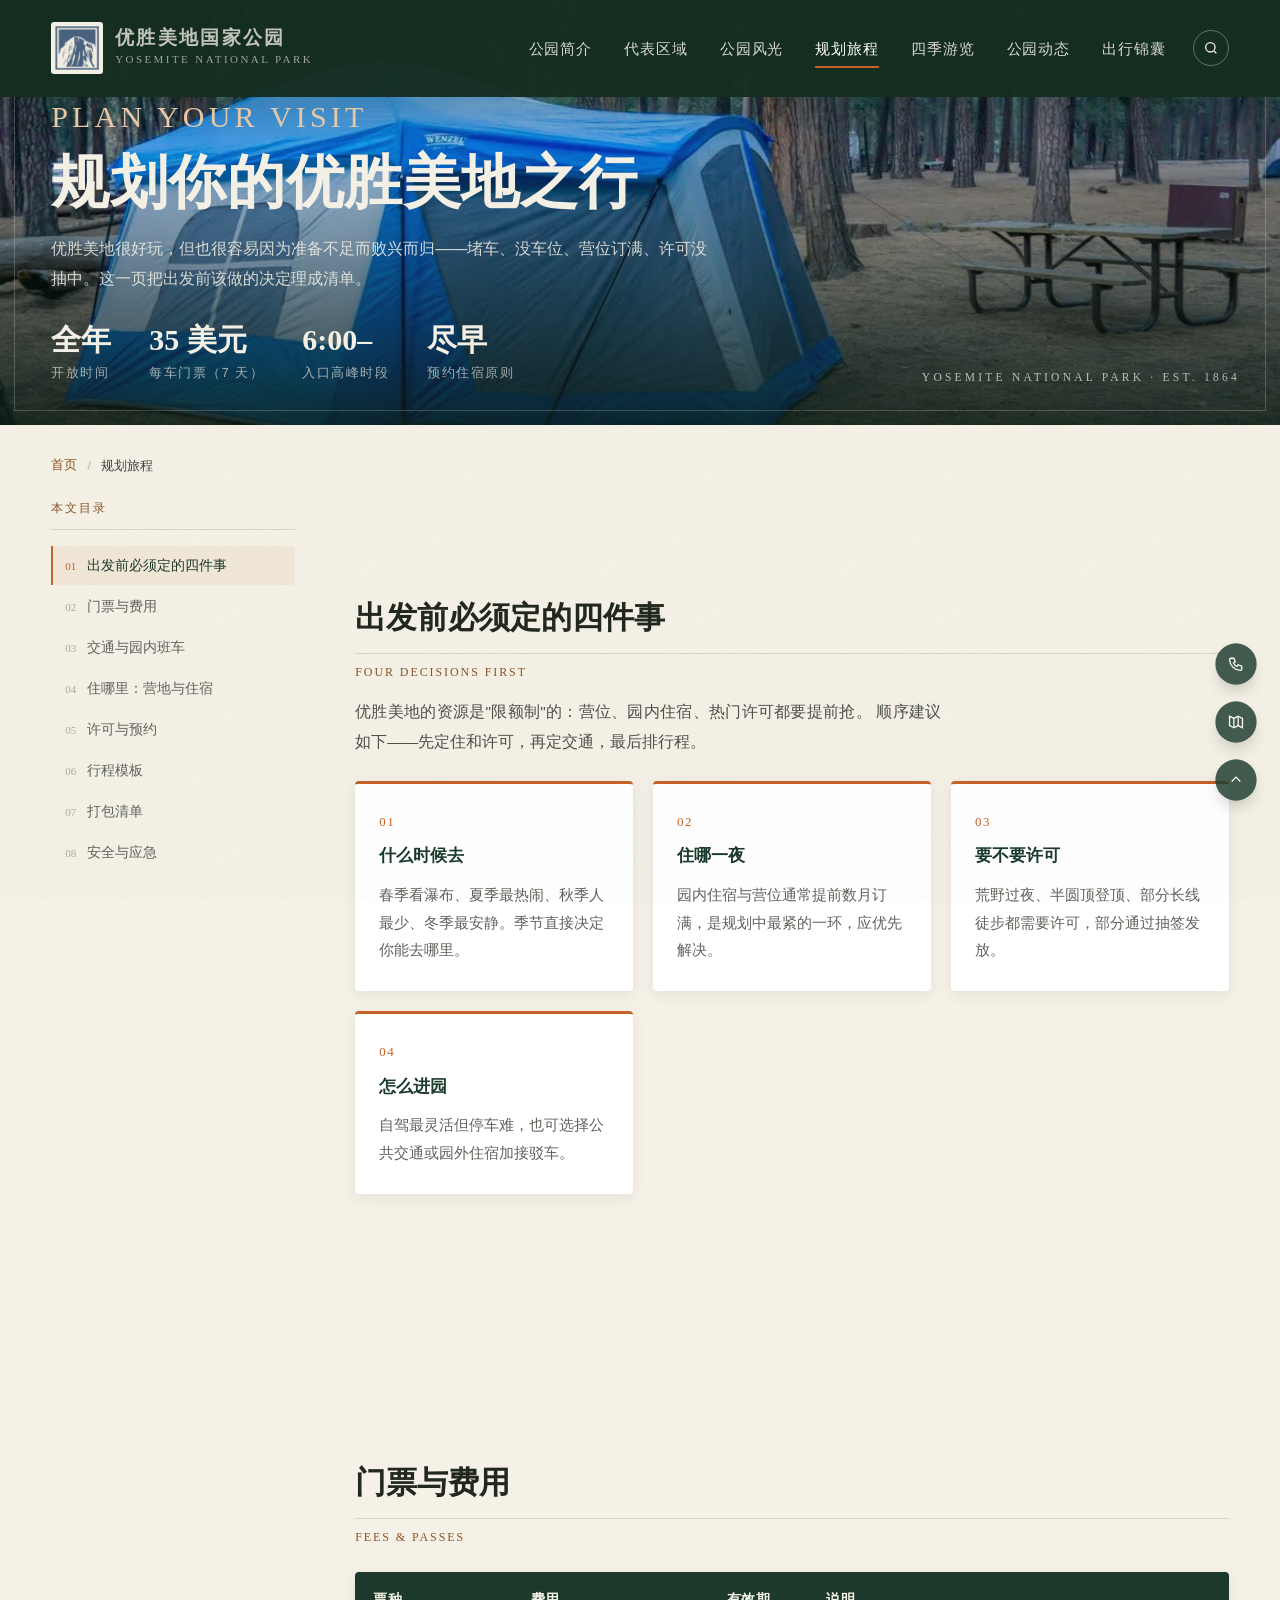
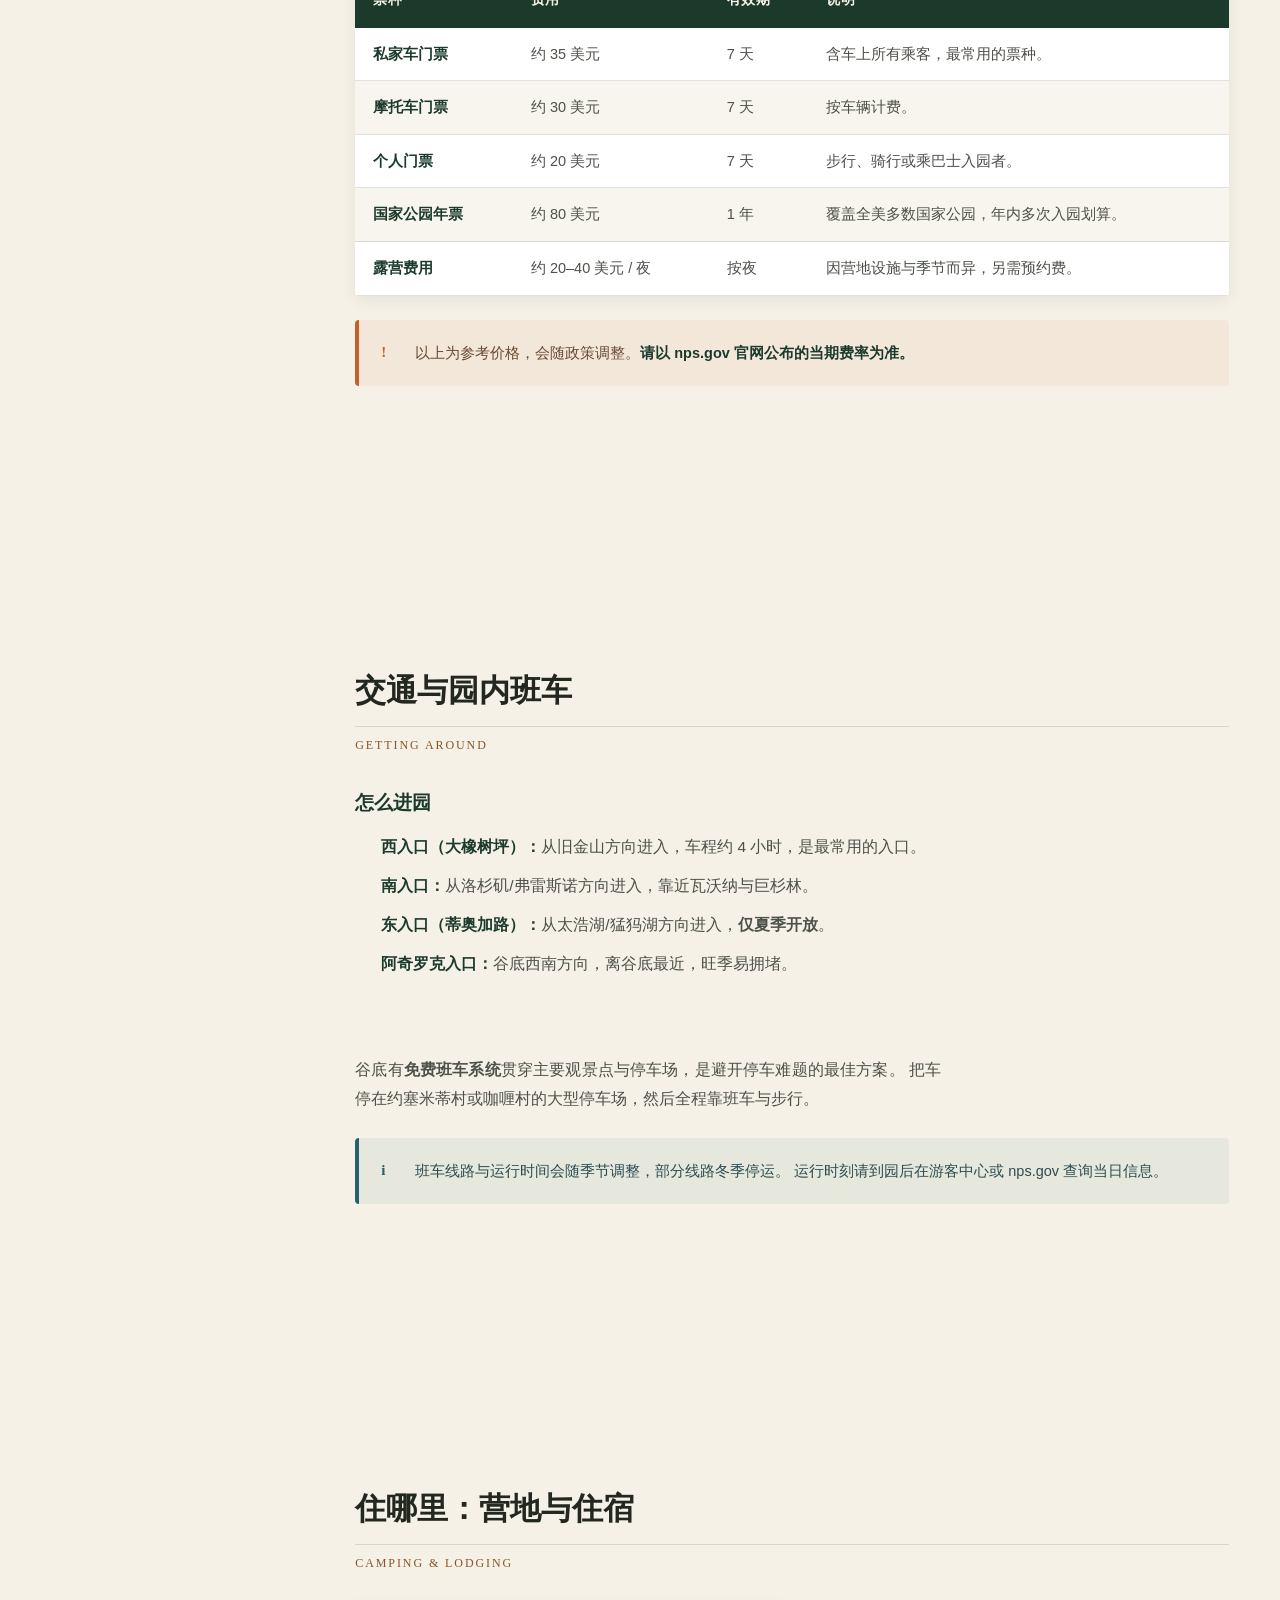
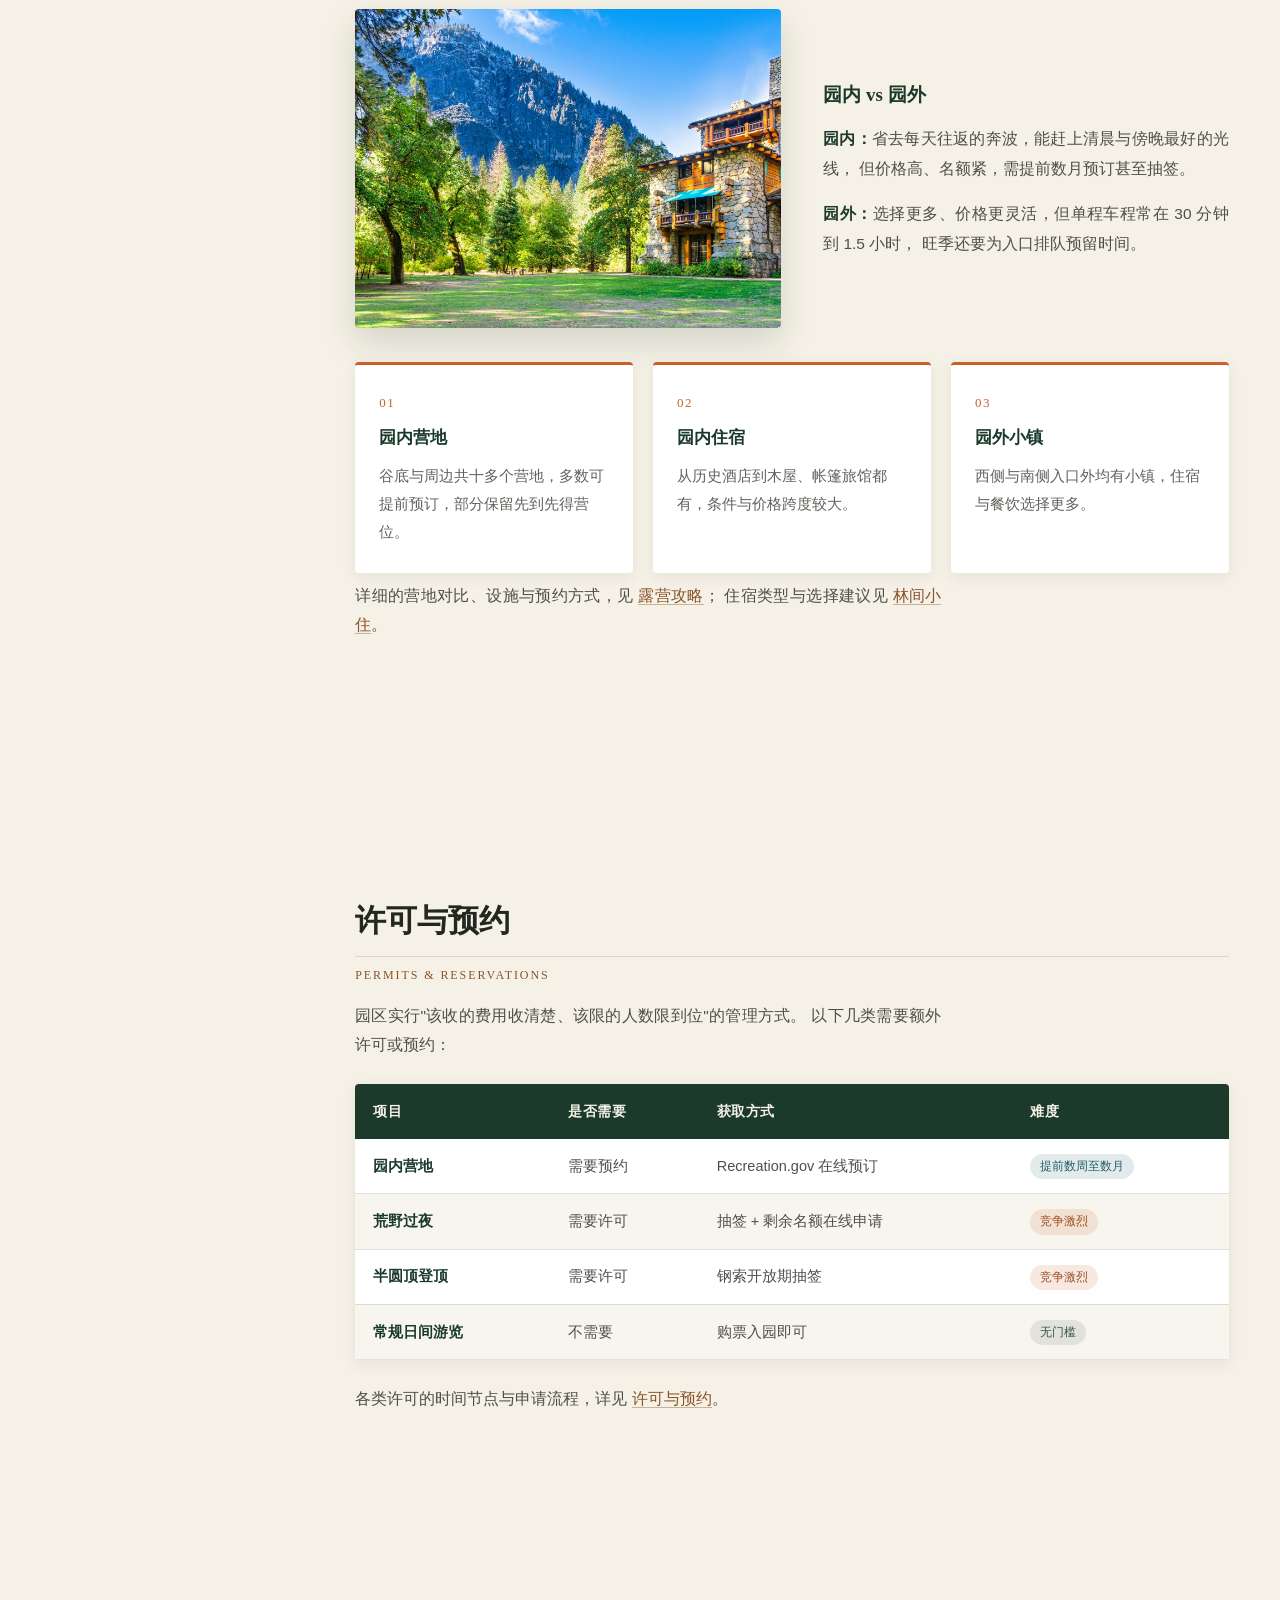
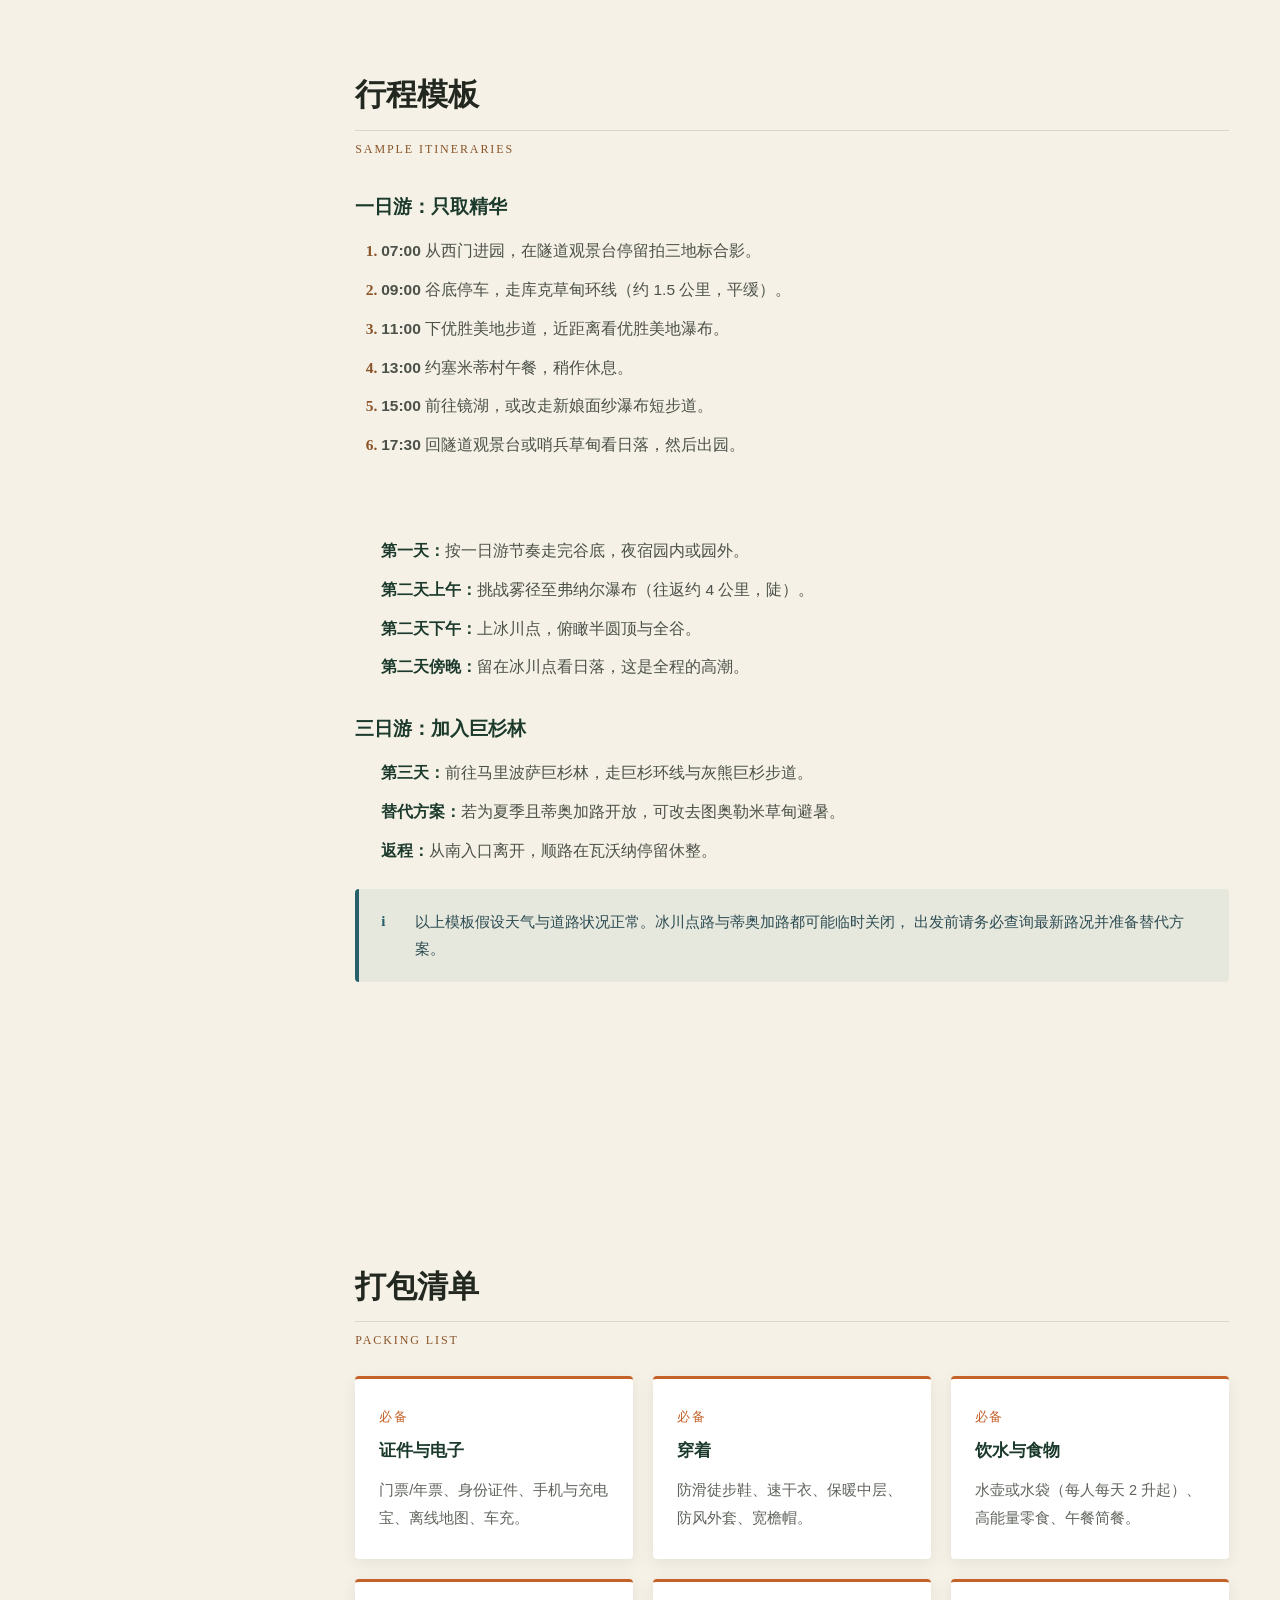
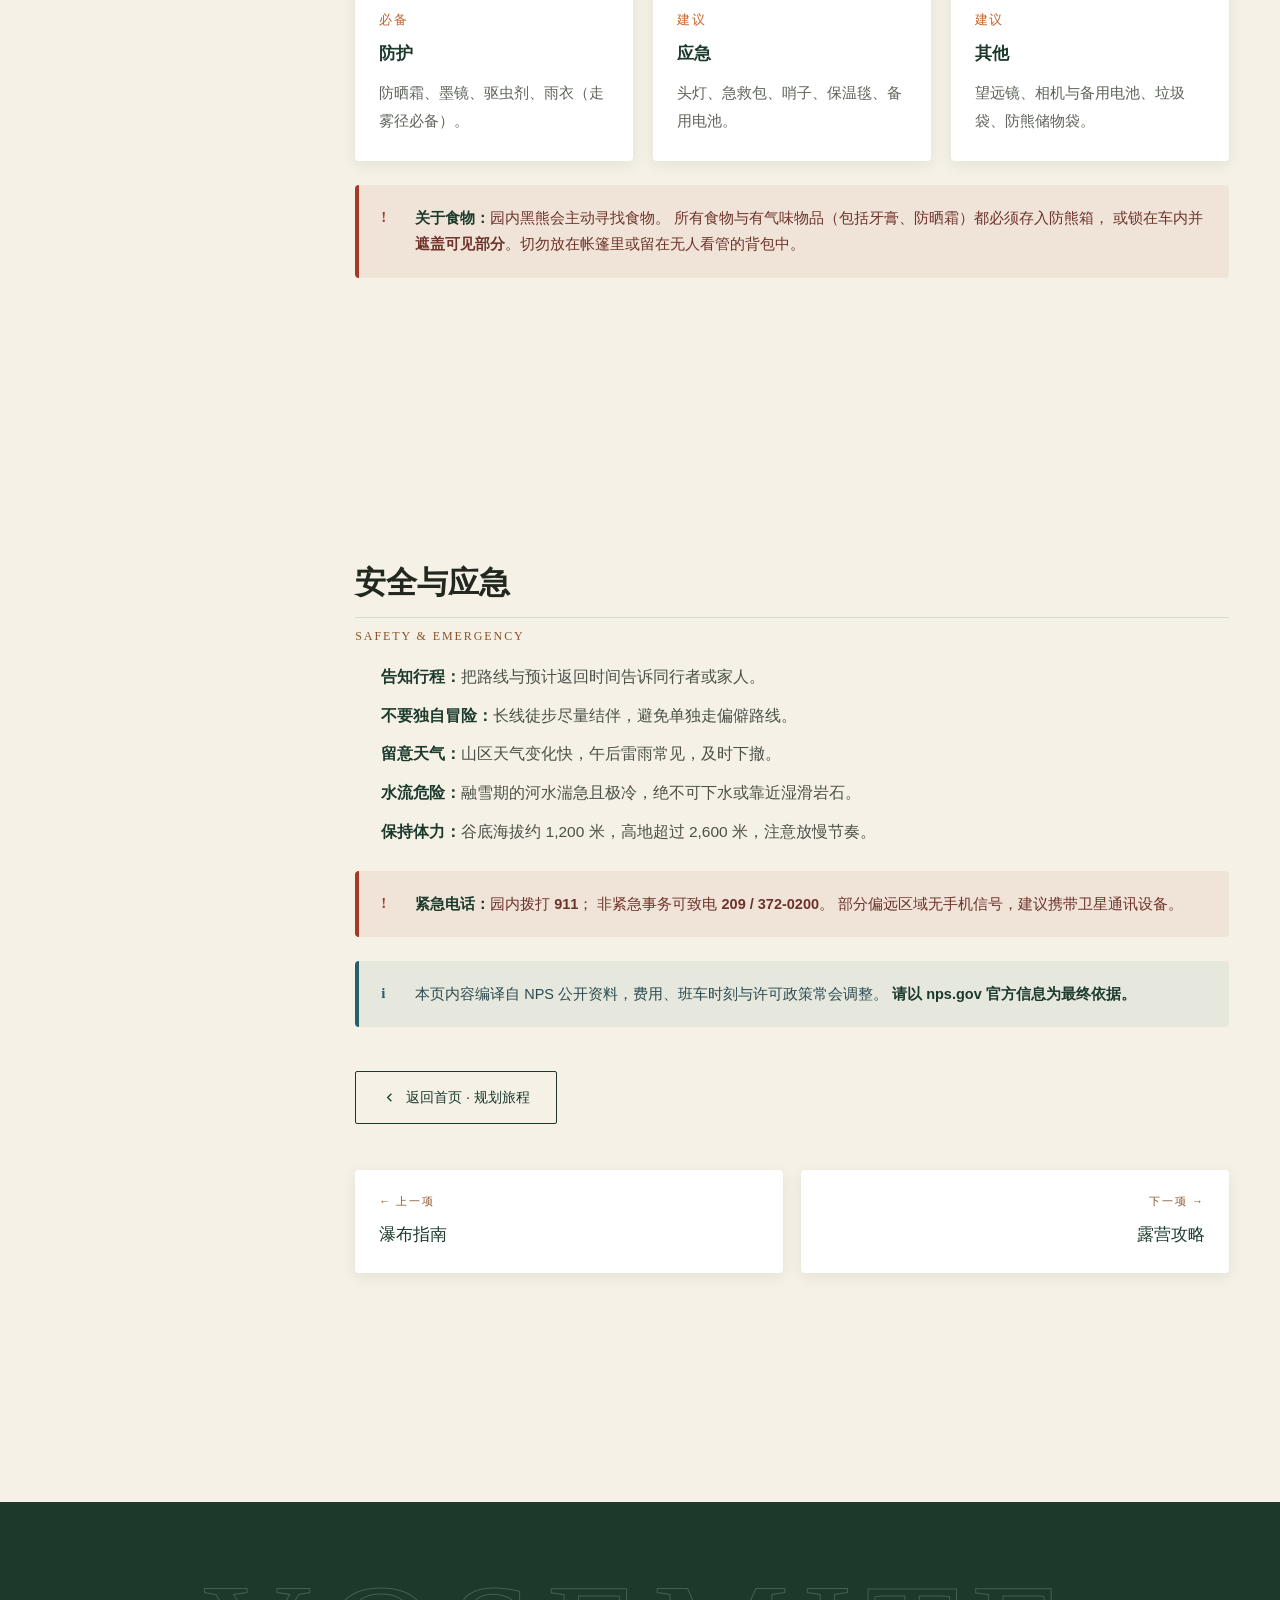
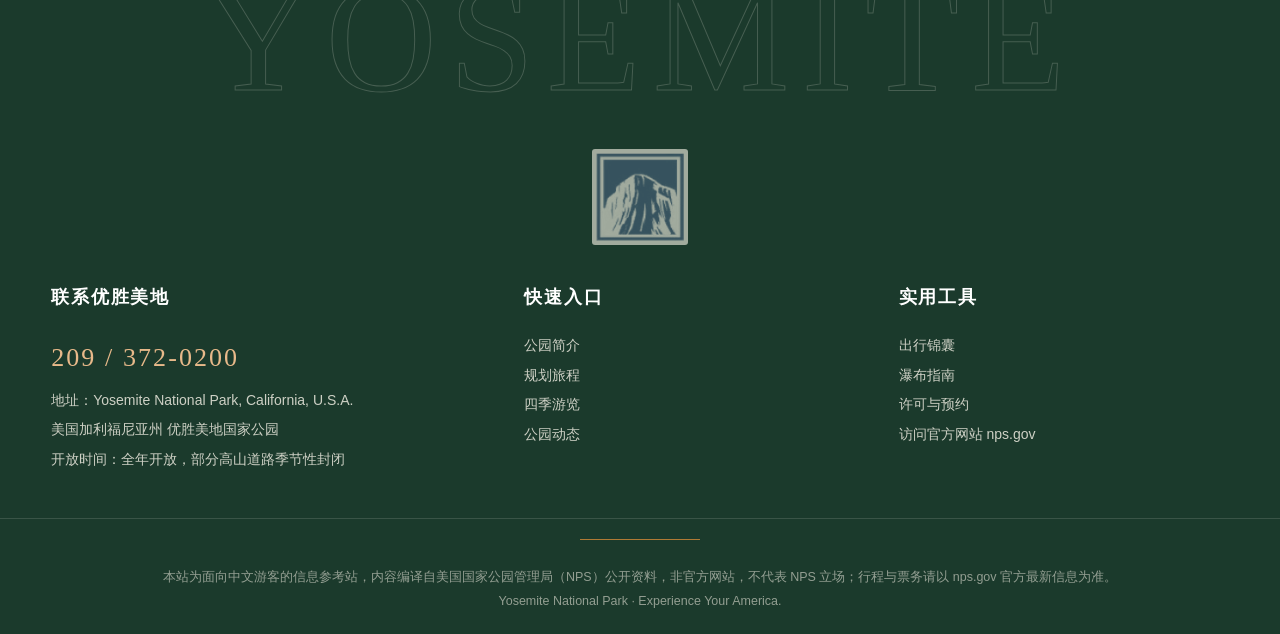
<file: plan.html>
<!DOCTYPE html>
<html lang="zh-CN">
<head>
<meta charset="UTF-8">
<meta name="viewport" content="width=device-width, initial-scale=1.0">
<title>规划旅程 · 优胜美地国家公园</title>
<meta name="description" content="优胜美地国家公园行程规划总览：门票、交通、住宿、露营、许可、打包清单与一日两日三日行程模板。">
<meta name="keywords" content="优胜美地行程,规划,门票,交通,班车,住宿,露营,许可,打包清单">
<meta name="author" content="翻译2401 网站：刘知函 翻译：李昊霖 巨家泽">
<meta name="theme-color" content="#1B3A2C">
<link rel="icon" type="image/png" href="assets/favicon.png">
<link rel="preconnect" href="https://miaoda.feishu.cn" crossorigin>
<link rel="stylesheet" href="https://miaoda.feishu.cn/fonts/css2?family=Marcellus&family=Noto+Serif+SC:wght@500;600;700;900&family=Noto+Sans+SC:wght@300;400;500;700&display=swap">
<link rel="stylesheet" href="css/style.css">
<link rel="stylesheet" href="css/motion.css">
<link rel="stylesheet" href="css/pages.css">
<!-- 设计升级：复古国家公园海报 × 杂志编辑感 -->
<link rel="stylesheet" href="css/design-upgrade.css">
</head>

<body id="top" class="page">

<!-- 纸张颗粒质感层 -->
<div class="grain" aria-hidden="true"></div>
<!-- 阅读进度细线 -->
<div class="read-progress" aria-hidden="true"><i></i></div>

<a class="sr-only" href="#main">跳到主要内容</a>

<header class="topbar is-solid">
  <div class="wrap">
    <a class="brand" href="index.html#top" aria-label="优胜美地国家公园首页">
      <img class="badge" src="assets/logo-emblem.png" alt="" aria-hidden="true" decoding="async">
      <span>
        <b>优胜美地国家公园</b>
        <span>YOSEMITE NATIONAL PARK</span>
      </span>
    </a>

    <nav class="nav" aria-label="主导航">
      <a href="index.html#about">公园简介</a>
      <a href="areas.html">代表区域</a>
      <a href="scenery.html">公园风光</a>
      <a href="plan.html" class="active">规划旅程</a>
      <a href="seasons.html">四季游览</a>
      <a href="news.html">公园动态</a>
      <a href="tips.html">出行锦囊</a>
      <button class="nav-search" aria-label="搜索"
              data-toast="搜索功能演示：请前往 nps.gov 搜索完整内容">
        <svg width="16" height="16" viewBox="0 0 24 24" fill="none" stroke="currentColor" stroke-width="2" aria-hidden="true">
          <circle cx="11" cy="11" r="7"/><path d="m20 20-3.5-3.5"/>
        </svg>
      </button>
    </nav>

    <button class="burger" aria-label="打开菜单" data-drawer-open>
      <i></i><i></i><i></i>
    </button>
  </div>
</header>

<div class="drawer" id="drawer" aria-hidden="true">
  <button class="drawer-close" aria-label="关闭菜单" data-drawer-close>&times;</button>
  <a href="index.html#top">首页</a>
  <a href="index.html#about">公园简介</a>
  <a href="areas.html">代表区域</a>
  <a href="scenery.html">公园风光</a>
  <a href="plan.html">规划旅程</a>
  <a href="seasons.html">四季游览</a>
  <a href="news.html">公园动态</a>
  <a href="tips.html">出行锦囊</a>
</div>

<section class="page-hero" data-section="规划旅程">
  <img src="assets/feat-camping.jpg" alt="松林中的露营帐篷与晨光" fetchpriority="high">
  <span class="hero-coord tl" aria-hidden="true">37.7456° N · 119.5936° W</span>
  <span class="hero-coord br" aria-hidden="true">YOSEMITE NATIONAL PARK · EST. 1864</span>
  <div class="wrap">
    <div class="eyebrow" data-reveal="down">Plan Your Visit</div>
    <h1 data-split>规划你的优胜美地之行</h1>
    <p class="lede" data-reveal="up">
      优胜美地很好玩，但也很容易因为准备不足而败兴而归——堵车、没车位、营位订满、许可没抽中。这一页把出发前该做的决定理成清单。
    </p>

    <div class="hero-facts" data-reveal="up">
      <div><b>全年</b><span>开放时间</span></div>
      <div><b>35 美元</b><span>每车门票（7 天）</span></div>
      <div><b>6:00–</b><span>入口高峰时段</span></div>
      <div><b>尽早</b><span>预约住宿原则</span></div>
    </div>
  </div>
</section>

<div class="page-body">
  <div class="wrap">
    <nav class="crumb" aria-label="面包屑导航">
      <a href="index.html">首页</a>
      <span class="sep">/</span>
      <span class="cur">规划旅程</span>
    </nav>
  </div>

  <div class="wrap">
    <div class="doc-layout">

      <aside class="doc-toc" aria-label="本页目录">
        <h6>本文目录</h6>
        <ol>
          <li><a href="#before">出发前必须定的四件事</a></li>
          <li><a href="#fee">门票与费用</a></li>
          <li><a href="#transport">交通与园内班车</a></li>
          <li><a href="#stay">住哪里：营地与住宿</a></li>
          <li><a href="#permits">许可与预约</a></li>
          <li><a href="#itinerary">行程模板</a></li>
          <li><a href="#packing">打包清单</a></li>
          <li><a href="#safety">安全与应急</a></li>
        </ol>
      </aside>

      <main class="doc-main" id="main">


        <section id="before" data-reveal-group>
          <h2 data-reveal="up">出发前必须定的四件事</h2>
          <div class="en-sub" data-reveal="up">Four Decisions First</div>

          <p data-reveal="up">
            优胜美地的资源是"限额制"的：营位、园内住宿、热门许可都要提前抢。
            顺序建议如下——先定住和许可，再定交通，最后排行程。
          </p>

          <div class="card-grid" data-reveal="up">
            <div class="info-card">
              <span class="num">01</span>
              <h4>什么时候去</h4>
              <p>春季看瀑布、夏季最热闹、秋季人最少、冬季最安静。季节直接决定你能去哪里。</p>
            </div>
            <div class="info-card">
              <span class="num">02</span>
              <h4>住哪一夜</h4>
              <p>园内住宿与营位通常提前数月订满，是规划中最紧的一环，应优先解决。</p>
            </div>
            <div class="info-card">
              <span class="num">03</span>
              <h4>要不要许可</h4>
              <p>荒野过夜、半圆顶登顶、部分长线徒步都需要许可，部分通过抽签发放。</p>
            </div>
            <div class="info-card">
              <span class="num">04</span>
              <h4>怎么进园</h4>
              <p>自驾最灵活但停车难，也可选择公共交通或园外住宿加接驳车。</p>
            </div>
          </div>
        </section>

        <section id="fee" data-reveal-group>
          <h2 data-reveal="up">门票与费用</h2>
          <div class="en-sub" data-reveal="up">Fees &amp; Passes</div>

          <div class="table-wrap" data-reveal="up">
            <table class="data">
              <thead>
                <tr>
                  <th>票种</th>
                  <th>费用</th>
                  <th>有效期</th>
                  <th>说明</th>
                </tr>
              </thead>
              <tbody>
                <tr>
                  <td>私家车门票</td>
                  <td>约 35 美元</td>
                  <td>7 天</td>
                  <td>含车上所有乘客，最常用的票种。</td>
                </tr>
                <tr>
                  <td>摩托车门票</td>
                  <td>约 30 美元</td>
                  <td>7 天</td>
                  <td>按车辆计费。</td>
                </tr>
                <tr>
                  <td>个人门票</td>
                  <td>约 20 美元</td>
                  <td>7 天</td>
                  <td>步行、骑行或乘巴士入园者。</td>
                </tr>
                <tr>
                  <td>国家公园年票</td>
                  <td>约 80 美元</td>
                  <td>1 年</td>
                  <td>覆盖全美多数国家公园，年内多次入园划算。</td>
                </tr>
                <tr>
                  <td>露营费用</td>
                  <td>约 20–40 美元 / 夜</td>
                  <td>按夜</td>
                  <td>因营地设施与季节而异，另需预约费。</td>
                </tr>
              </tbody>
            </table>
          </div>

          <div class="note" data-reveal="up">
            <div class="note-ic">!</div>
            <div>
              以上为参考价格，会随政策调整。<strong>请以 nps.gov 官网公布的当期费率为准。</strong>
            </div>
          </div>
        </section>

        <section id="transport" data-reveal-group>
          <h2 data-reveal="up">交通与园内班车</h2>
          <div class="en-sub" data-reveal="up">Getting Around</div>

          <h3 data-reveal="up">怎么进园</h3>
          <ul class="bullets" data-reveal="up">
            <li><strong>西入口（大橡树坪）：</strong>从旧金山方向进入，车程约 4 小时，是最常用的入口。</li>
            <li><strong>南入口：</strong>从洛杉矶/弗雷斯诺方向进入，靠近瓦沃纳与巨杉林。</li>
            <li><strong>东入口（蒂奥加路）：</strong>从太浩湖/猛犸湖方向进入，<b>仅夏季开放</b>。</li>
            <li><strong>阿奇罗克入口：</strong>谷底西南方向，离谷底最近，旺季易拥堵。</li>
          </ul>

          <h3 data-reveal="up">园内交通</h3>
          <p data-reveal="up">
            谷底有<b>免费班车系统</b>贯穿主要观景点与停车场，是避开停车难题的最佳方案。
            把车停在约塞米蒂村或咖喱村的大型停车场，然后全程靠班车与步行。
          </p>

          <div class="note info" data-reveal="up">
            <div class="note-ic">i</div>
            <div>
              班车线路与运行时间会随季节调整，部分线路冬季停运。
              运行时刻请到园后在游客中心或 nps.gov 查询当日信息。
            </div>
          </div>
        </section>

        <section id="stay" data-reveal-group>
          <h2 data-reveal="up">住哪里：营地与住宿</h2>
          <div class="en-sub" data-reveal="up">Camping &amp; Lodging</div>

          <div class="media-row" data-reveal="up">
            <div class="media-img">
              <img src="assets/feat-lodge.jpg" alt="园内历史悠久的木质酒店建筑" loading="lazy">
            </div>
            <div class="media-txt">
              <h3>园内 vs 园外</h3>
              <p>
                <strong>园内：</strong>省去每天往返的奔波，能赶上清晨与傍晚最好的光线，
                但价格高、名额紧，需提前数月预订甚至抽签。
              </p>
              <p>
                <strong>园外：</strong>选择更多、价格更灵活，但单程车程常在 30 分钟到 1.5 小时，
                旺季还要为入口排队预留时间。
              </p>
            </div>
          </div>

          <div class="card-grid" data-reveal="up">
            <div class="info-card">
              <span class="num">01</span>
              <h4>园内营地</h4>
              <p>谷底与周边共十多个营地，多数可提前预订，部分保留先到先得营位。</p>
            </div>
            <div class="info-card">
              <span class="num">02</span>
              <h4>园内住宿</h4>
              <p>从历史酒店到木屋、帐篷旅馆都有，条件与价格跨度较大。</p>
            </div>
            <div class="info-card">
              <span class="num">03</span>
              <h4>园外小镇</h4>
              <p>西侧与南侧入口外均有小镇，住宿与餐饮选择更多。</p>
            </div>
          </div>

          <p data-reveal="up">
            详细的营地对比、设施与预约方式，见
            <a class="inline-link" href="camping.html">露营攻略</a>；
            住宿类型与选择建议见 <a class="inline-link" href="lodging.html">林间小住</a>。
          </p>
        </section>

        <section id="permits" data-reveal-group>
          <h2 data-reveal="up">许可与预约</h2>
          <div class="en-sub" data-reveal="up">Permits &amp; Reservations</div>

          <p data-reveal="up">
            园区实行"该收的费用收清楚、该限的人数限到位"的管理方式。
            以下几类需要额外许可或预约：
          </p>

          <div class="table-wrap" data-reveal="up">
            <table class="data">
              <thead>
                <tr>
                  <th>项目</th>
                  <th>是否需要</th>
                  <th>获取方式</th>
                  <th>难度</th>
                </tr>
              </thead>
              <tbody>
                <tr>
                  <td>园内营地</td>
                  <td>需要预约</td>
                  <td>Recreation.gov 在线预订</td>
                  <td><span class="pill mid">提前数周至数月</span></td>
                </tr>
                <tr>
                  <td>荒野过夜</td>
                  <td>需要许可</td>
                  <td>抽签 + 剩余名额在线申请</td>
                  <td><span class="pill high">竞争激烈</span></td>
                </tr>
                <tr>
                  <td>半圆顶登顶</td>
                  <td>需要许可</td>
                  <td>钢索开放期抽签</td>
                  <td><span class="pill high">竞争激烈</span></td>
                </tr>
                <tr>
                  <td>常规日间游览</td>
                  <td>不需要</td>
                  <td>购票入园即可</td>
                  <td><span class="pill low">无门槛</span></td>
                </tr>
              </tbody>
            </table>
          </div>

          <p data-reveal="up">
            各类许可的时间节点与申请流程，详见
            <a class="inline-link" href="permits.html">许可与预约</a>。
          </p>
        </section>

        <section id="itinerary" data-reveal-group>
          <h2 data-reveal="up">行程模板</h2>
          <div class="en-sub" data-reveal="up">Sample Itineraries</div>

          <h3 data-reveal="up">一日游：只取精华</h3>
          <ol class="steps" data-reveal="up">
            <li><b>07:00</b> 从西门进园，在隧道观景台停留拍三地标合影。</li>
            <li><b>09:00</b> 谷底停车，走库克草甸环线（约 1.5 公里，平缓）。</li>
            <li><b>11:00</b> 下优胜美地步道，近距离看优胜美地瀑布。</li>
            <li><b>13:00</b> 约塞米蒂村午餐，稍作休息。</li>
            <li><b>15:00</b> 前往镜湖，或改走新娘面纱瀑布短步道。</li>
            <li><b>17:30</b> 回隧道观景台或哨兵草甸看日落，然后出园。</li>
          </ol>

          <h3 data-reveal="up">两日游：谷底 + 高点</h3>
          <ul class="bullets" data-reveal="up">
            <li><strong>第一天：</strong>按一日游节奏走完谷底，夜宿园内或园外。</li>
            <li><strong>第二天上午：</strong>挑战雾径至弗纳尔瀑布（往返约 4 公里，陡）。</li>
            <li><strong>第二天下午：</strong>上冰川点，俯瞰半圆顶与全谷。</li>
            <li><strong>第二天傍晚：</strong>留在冰川点看日落，这是全程的高潮。</li>
          </ul>

          <h3 data-reveal="up">三日游：加入巨杉林</h3>
          <ul class="bullets" data-reveal="up">
            <li><strong>第三天：</strong>前往马里波萨巨杉林，走巨杉环线与灰熊巨杉步道。</li>
            <li><strong>替代方案：</strong>若为夏季且蒂奥加路开放，可改去图奥勒米草甸避暑。</li>
            <li><strong>返程：</strong>从南入口离开，顺路在瓦沃纳停留休整。</li>
          </ul>

          <div class="note info" data-reveal="up">
            <div class="note-ic">i</div>
            <div>
              以上模板假设天气与道路状况正常。冰川点路与蒂奥加路都可能临时关闭，
              出发前请务必查询最新路况并准备替代方案。
            </div>
          </div>
        </section>

        <section id="packing" data-reveal-group>
          <h2 data-reveal="up">打包清单</h2>
          <div class="en-sub" data-reveal="up">Packing List</div>

          <div class="card-grid" data-reveal="up">
            <div class="info-card">
              <span class="num">必备</span>
              <h4>证件与电子</h4>
              <p>门票/年票、身份证件、手机与充电宝、离线地图、车充。</p>
            </div>
            <div class="info-card">
              <span class="num">必备</span>
              <h4>穿着</h4>
              <p>防滑徒步鞋、速干衣、保暖中层、防风外套、宽檐帽。</p>
            </div>
            <div class="info-card">
              <span class="num">必备</span>
              <h4>饮水与食物</h4>
              <p>水壶或水袋（每人每天 2 升起）、高能量零食、午餐简餐。</p>
            </div>
            <div class="info-card">
              <span class="num">必备</span>
              <h4>防护</h4>
              <p>防晒霜、墨镜、驱虫剂、雨衣（走雾径必备）。</p>
            </div>
            <div class="info-card">
              <span class="num">建议</span>
              <h4>应急</h4>
              <p>头灯、急救包、哨子、保温毯、备用电池。</p>
            </div>
            <div class="info-card">
              <span class="num">建议</span>
              <h4>其他</h4>
              <p>望远镜、相机与备用电池、垃圾袋、防熊储物袋。</p>
            </div>
          </div>

          <div class="note safety" data-reveal="up">
            <div class="note-ic">!</div>
            <div>
              <strong>关于食物：</strong>园内黑熊会主动寻找食物。
              所有食物与有气味物品（包括牙膏、防晒霜）都必须存入防熊箱，
              或锁在车内并<b>遮盖可见部分</b>。切勿放在帐篷里或留在无人看管的背包中。
            </div>
          </div>
        </section>

        <section id="safety" data-reveal-group>
          <h2 data-reveal="up">安全与应急</h2>
          <div class="en-sub" data-reveal="up">Safety &amp; Emergency</div>

          <ul class="bullets" data-reveal="up">
            <li><strong>告知行程：</strong>把路线与预计返回时间告诉同行者或家人。</li>
            <li><strong>不要独自冒险：</strong>长线徒步尽量结伴，避免单独走偏僻路线。</li>
            <li><strong>留意天气：</strong>山区天气变化快，午后雷雨常见，及时下撤。</li>
            <li><strong>水流危险：</strong>融雪期的河水湍急且极冷，绝不可下水或靠近湿滑岩石。</li>
            <li><strong>保持体力：</strong>谷底海拔约 1,200 米，高地超过 2,600 米，注意放慢节奏。</li>
          </ul>

          <div class="note safety" data-reveal="up">
            <div class="note-ic">!</div>
            <div>
              <strong>紧急电话：</strong>园内拨打 <b>911</b>；
              非紧急事务可致电 <b>209 / 372-0200</b>。
              部分偏远区域无手机信号，建议携带卫星通讯设备。
            </div>
          </div>

          <div class="note info" data-reveal="up">
            <div class="note-ic">i</div>
            <div>
              本页内容编译自 NPS 公开资料，费用、班车时刻与许可政策常会调整。
              <strong>请以 nps.gov 官方信息为最终依据。</strong>
            </div>
          </div>
          <div data-reveal="up" style="margin-top:34px">
            <a class="back-home" href="index.html#plan">
              <svg width="15" height="15" viewBox="0 0 24 24" fill="none" stroke="currentColor" stroke-width="2" aria-hidden="true">
                <path d="m15 18-6-6 6-6"/>
              </svg>
              返回首页 · 规划旅程
            </a>
          </div>

          <nav class="page-nav" aria-label="页面导航">
            <a class="prev" href="waterfalls.html">
              <span class="dir">← 上一项</span>
              <span class="ttl">瀑布指南</span>
            </a>
            <a class="next" href="camping.html">
              <span class="dir">下一项 →</span>
              <span class="ttl">露营攻略</span>
            </a>
          </nav>
        </section>

      </main>
    </div>
  </div>
</div>

<footer class="footer">
  <div class="footer-watermark" aria-hidden="true">YOSEMITE</div>
  <div class="footer-badge" aria-hidden="true">
      <img class="badge" src="assets/logo-emblem.png" alt="" aria-hidden="true" decoding="async">
  </div>
  <div class="wrap footer-grid">
    <div>
      <h5>联系优胜美地</h5>
      <p class="hotline">209 / 372-0200</p>
      <p>地址：Yosemite National Park, California, U.S.A.<br>美国加利福尼亚州 优胜美地国家公园</p>
      <p>开放时间：全年开放，部分高山道路季节性封闭</p>
    </div>

    <div>
      <h5>快速入口</h5>
      <ul>
        <li><a href="index.html#about">公园简介</a></li>
        <li><a href="plan.html">规划旅程</a></li>
        <li><a href="seasons.html">四季游览</a></li>
        <li><a href="news.html">公园动态</a></li>
      </ul>
    </div>

    <div>
      <h5>实用工具</h5>
      <ul>
        <li><a href="tips.html">出行锦囊</a></li>
        <li><a href="waterfalls.html">瀑布指南</a></li>
        <li><a href="permits.html">许可与预约</a></li>
        <li><a href="https://www.nps.gov/yose/index.htm" target="_blank" rel="noopener">访问官方网站 nps.gov</a></li>
      </ul>
    </div>
  </div>

  <div class="footer-note">
    本站为面向中文游客的信息参考站，内容编译自美国国家公园管理局（NPS）公开资料，非官方网站，不代表 NPS 立场；行程与票务请以 nps.gov 官方最新信息为准。<br>
    Yosemite National Park · Experience Your America.
  </div>
</footer>

<div class="floatbar">
  <a class="fb-btn" href="tel:2093720200" aria-label="电话咨询">
    <svg width="20" height="20" viewBox="0 0 24 24" fill="none" stroke="#fff" stroke-width="1.8" aria-hidden="true">
      <path d="M5 4h4l2 5-2.5 1.5a11 11 0 0 0 5 5L15 13l5 2v4a2 2 0 0 1-2 2A16 16 0 0 1 3 6a2 2 0 0 1 2-2z"/>
    </svg>
    <span class="pop">209 / 372-0200</span>
  </a>
  <a class="fb-btn" href="plan.html" aria-label="规划旅程">
    <svg width="20" height="20" viewBox="0 0 24 24" fill="none" stroke="#fff" stroke-width="1.8" aria-hidden="true">
      <path d="M9 20 3 17V4l6 3 6-3 6 3v13l-6-3-6 3z"/><path d="M9 7v13M15 4v13"/>
    </svg>
    <span class="pop">规划旅程</span>
  </a>
  <button class="fb-btn to-top" id="toTop" aria-label="返回顶部">
    <svg width="20" height="20" viewBox="0 0 24 24" fill="none" stroke="#fff" stroke-width="1.8" aria-hidden="true">
      <path d="m6 14 6-6 6 6"/>
    </svg>
  </button>
</div>

<div class="toast" id="toast" role="status" aria-live="polite"></div>

<script src="js/main.js"></script>
<script src="js/motion.js"></script>
<script src="js/pages.js"></script>
</body>
</html>
</file>
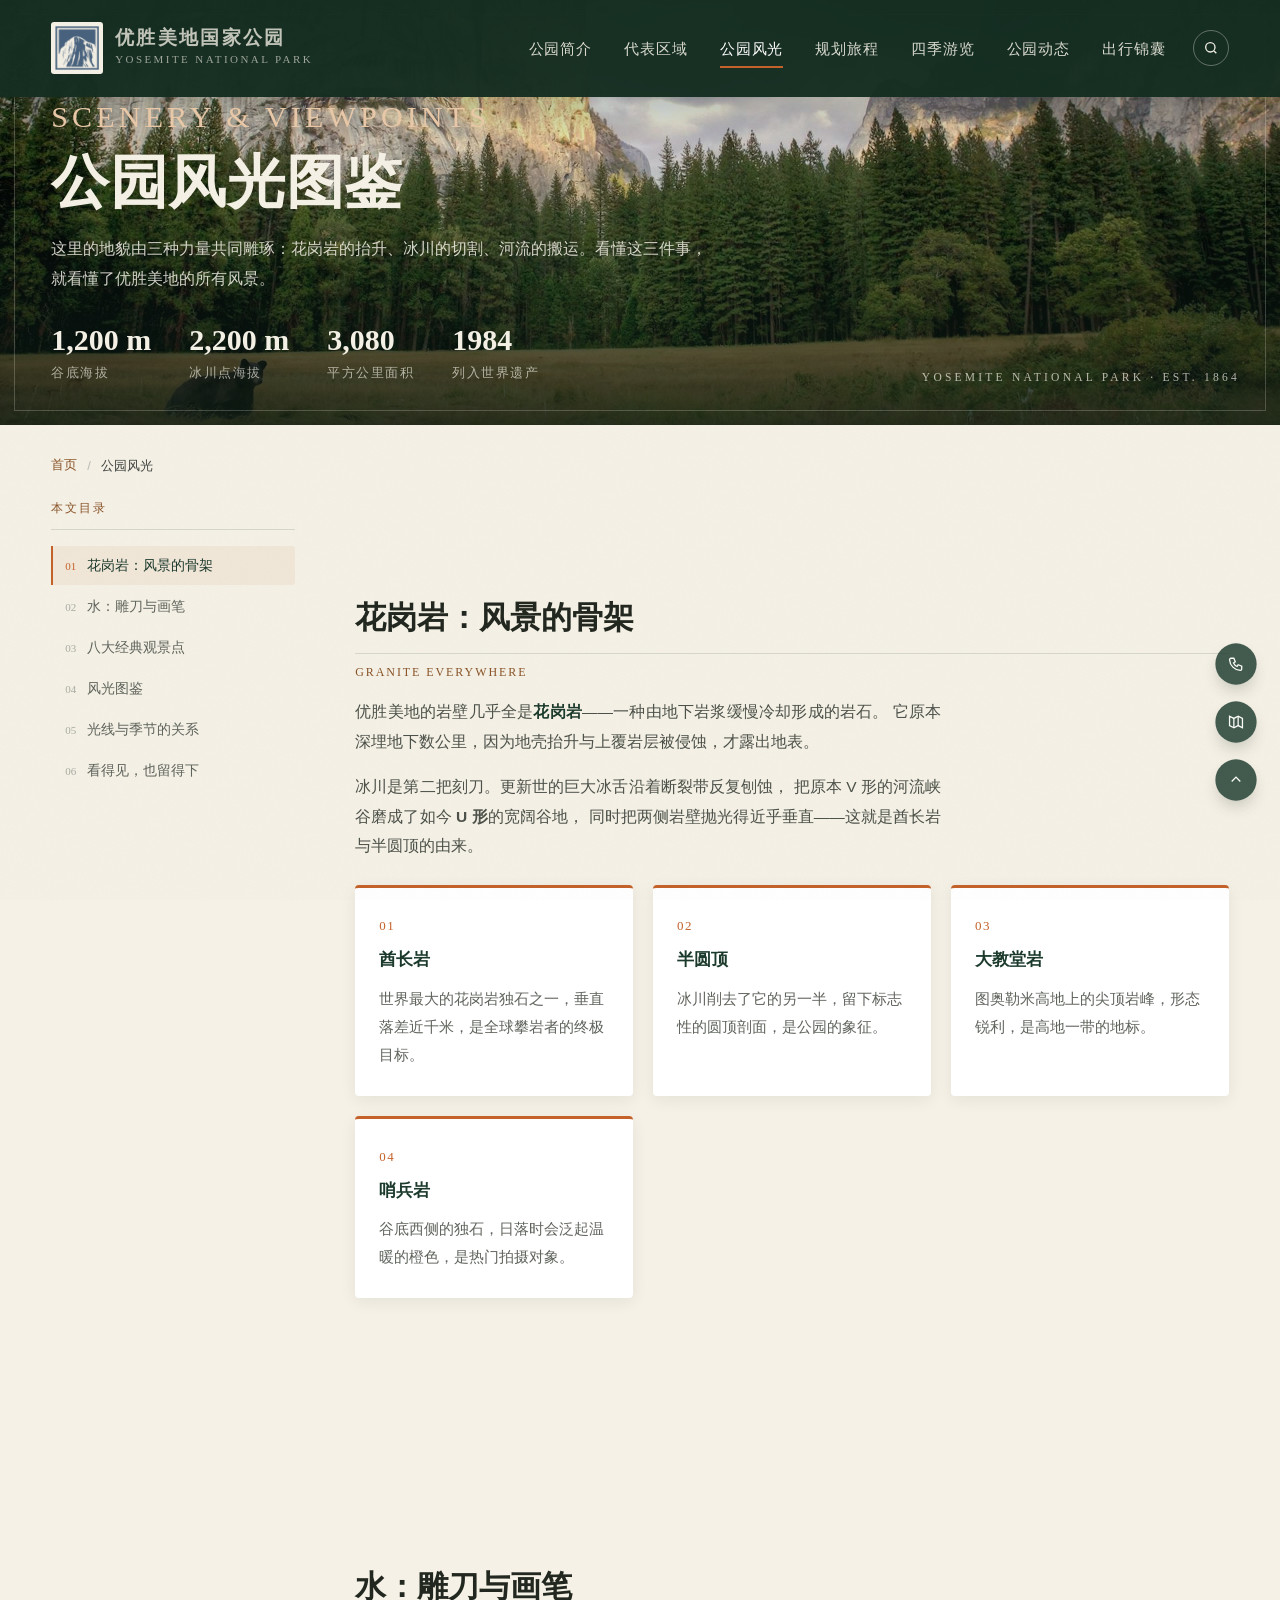
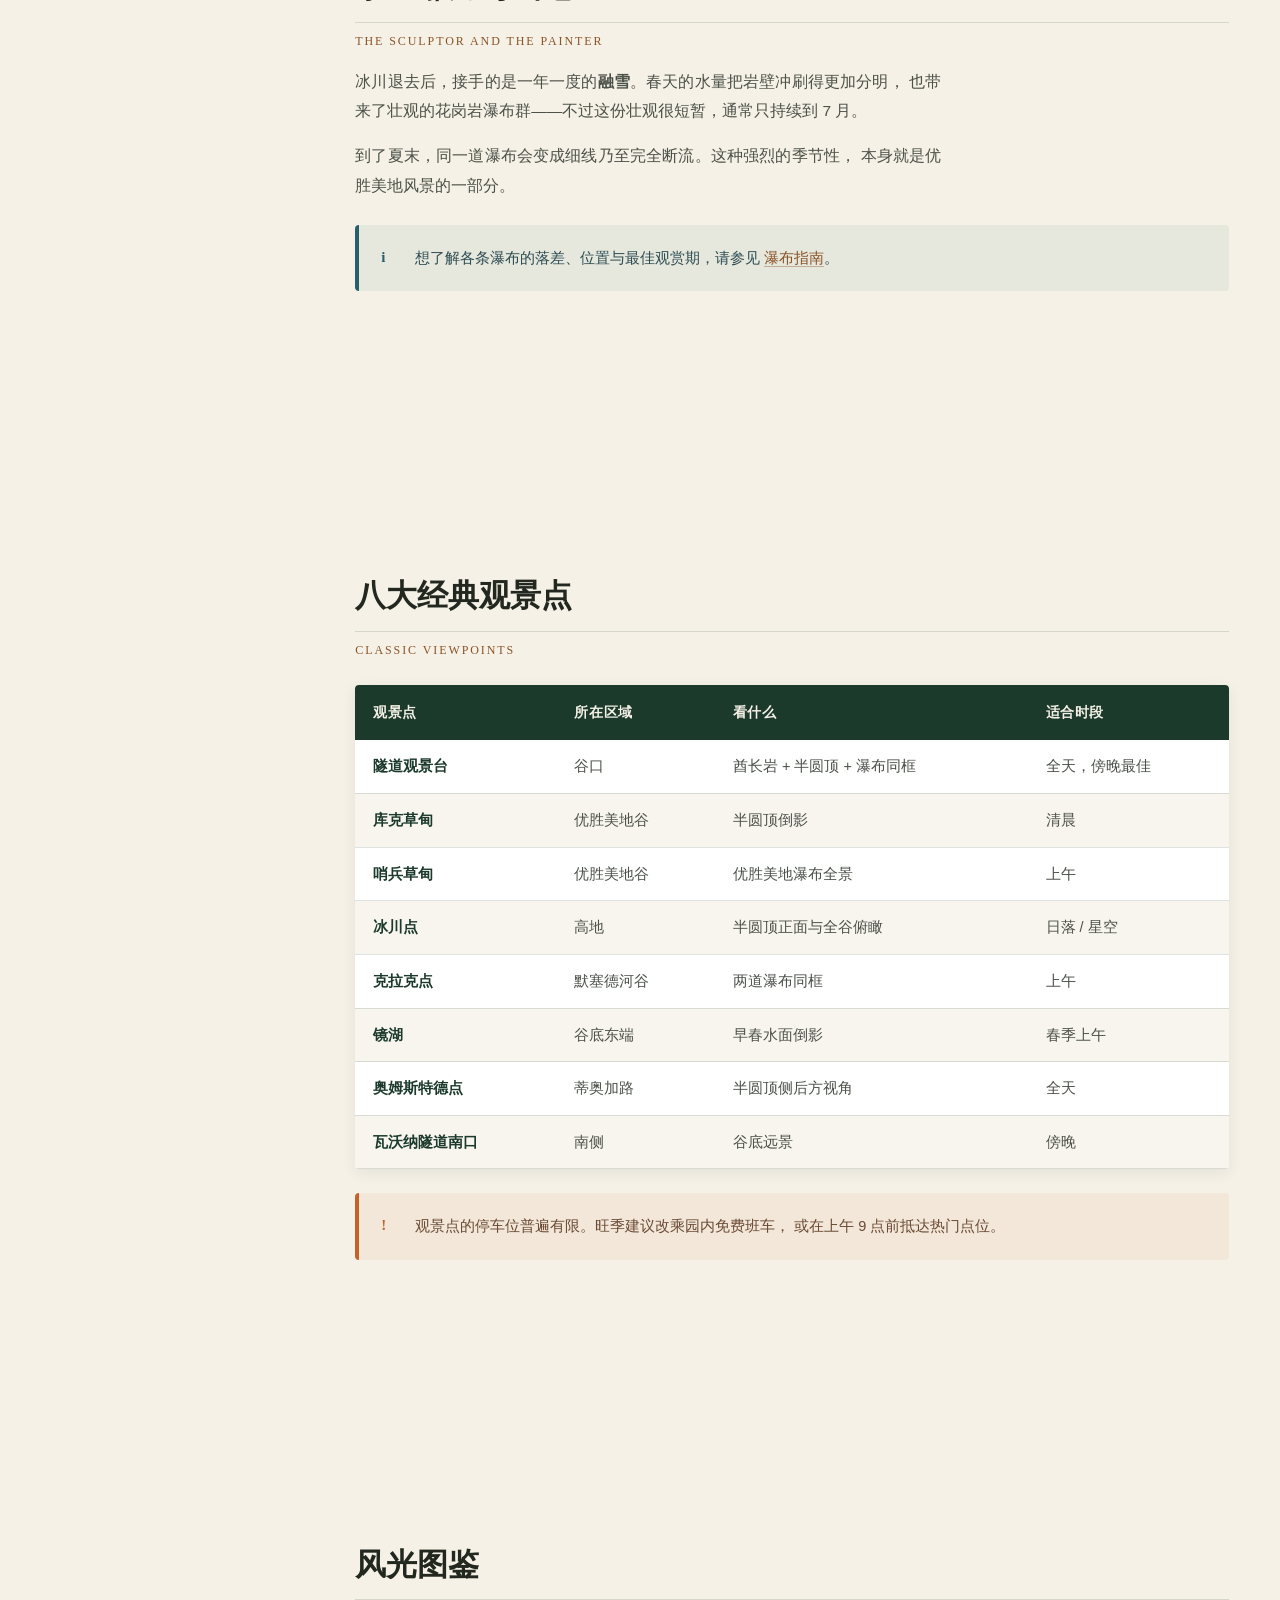
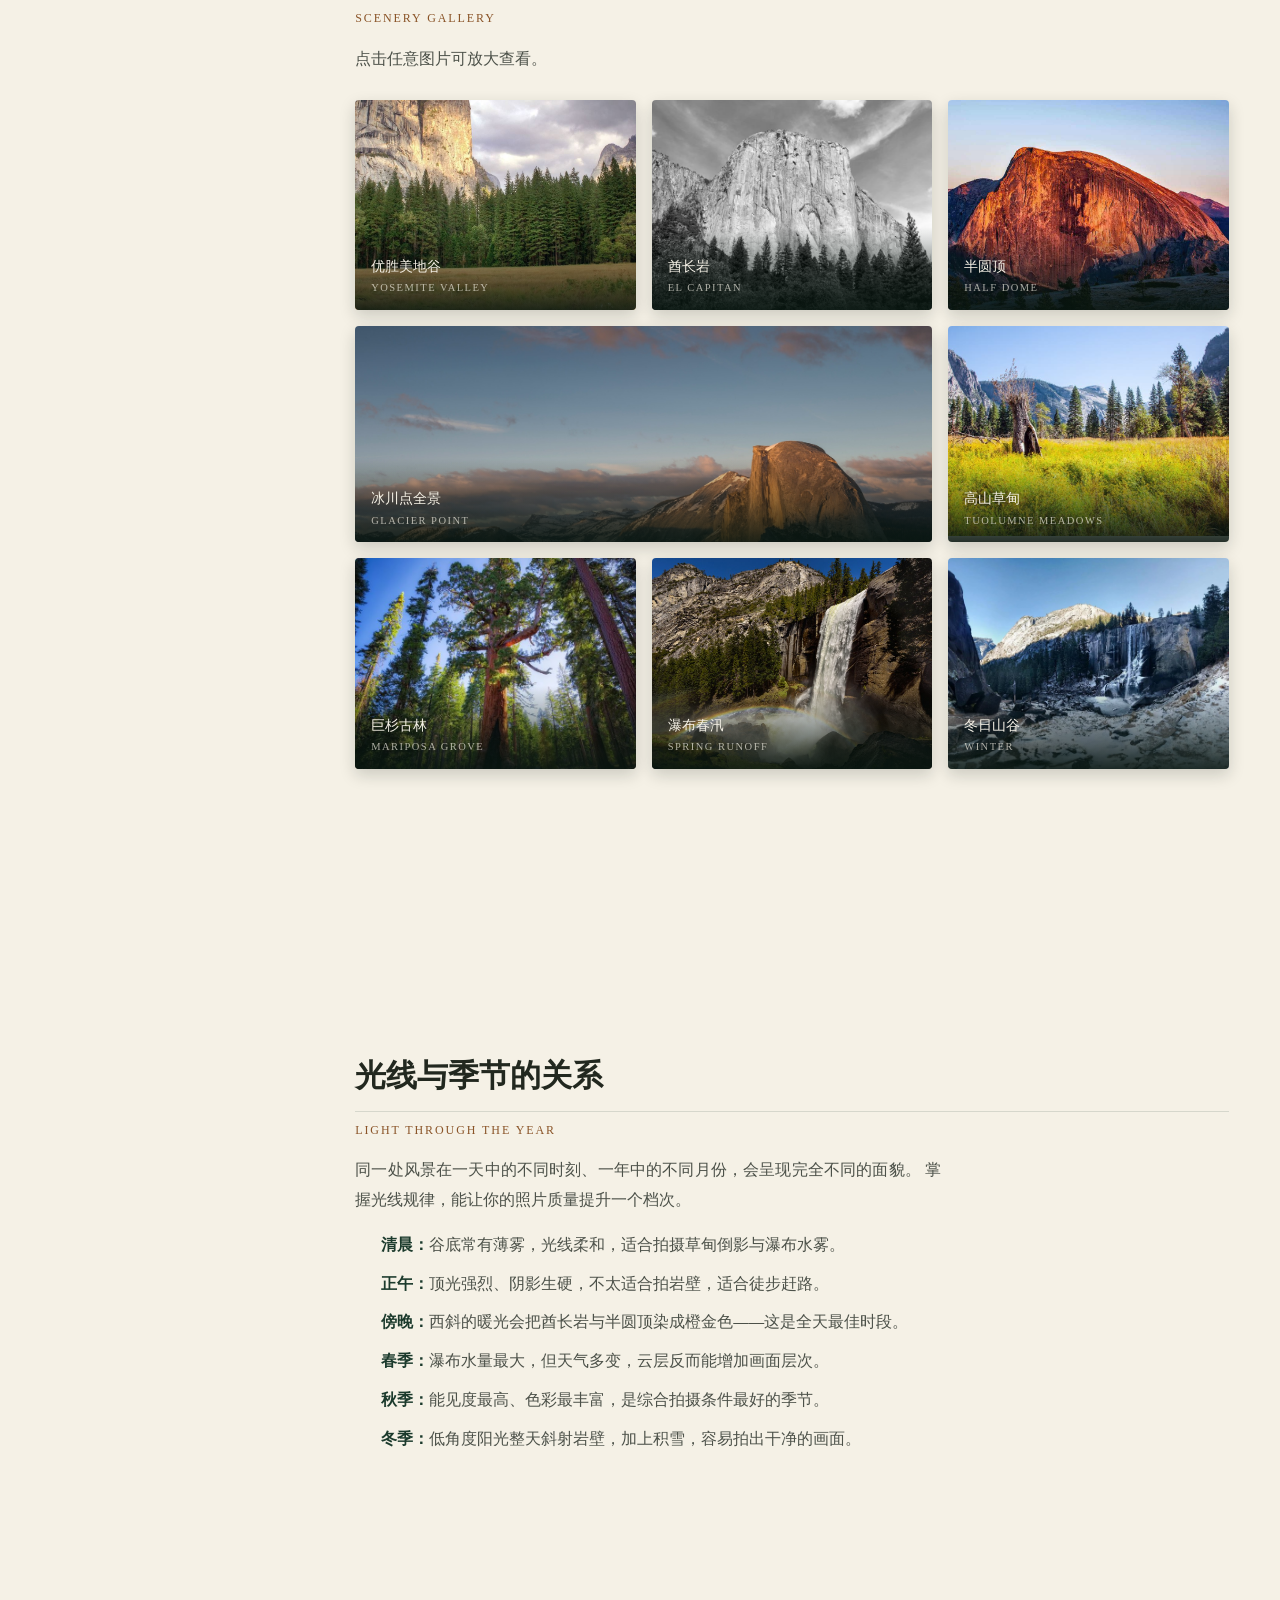
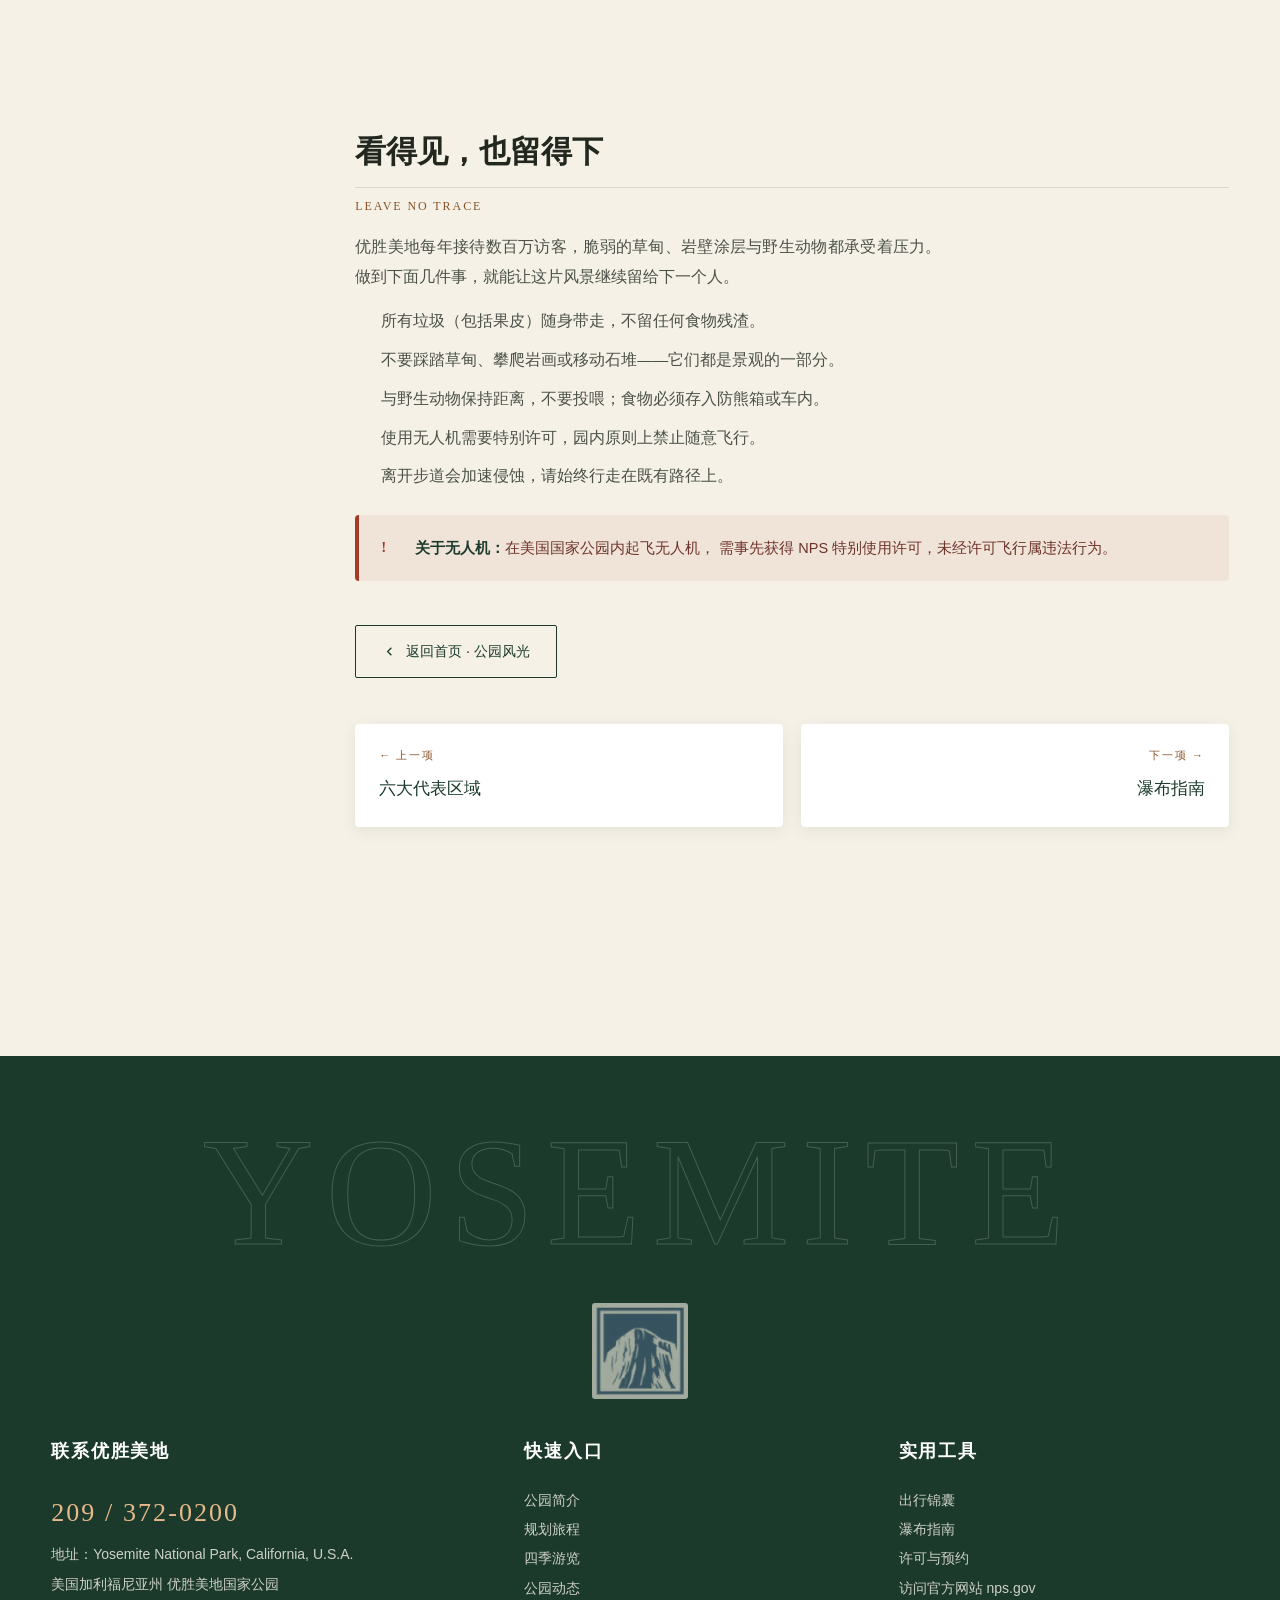
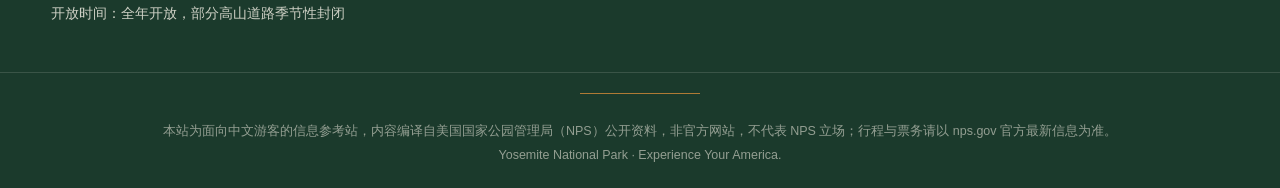
<file: scenery.html>
<!DOCTYPE html>
<html lang="zh-CN">
<head>
<meta charset="UTF-8">
<meta name="viewport" content="width=device-width, initial-scale=1.0">
<title>公园风光 · 优胜美地国家公园</title>
<meta name="description" content="优胜美地国家公园风光图鉴：花岗岩绝壁、瀑布、穹丘、高山草甸、巨杉林与湖泊的观赏位置与最佳季节。">
<meta name="keywords" content="优胜美地风光,酋长岩,半圆顶,镜湖,草甸,巨杉,花岗岩">
<meta name="author" content="翻译2401 网站：刘知函 翻译：李昊霖 巨家泽">
<meta name="theme-color" content="#1B3A2C">
<link rel="icon" type="image/png" href="assets/favicon.png">
<link rel="preconnect" href="https://miaoda.feishu.cn" crossorigin>
<link rel="stylesheet" href="https://miaoda.feishu.cn/fonts/css2?family=Marcellus&family=Noto+Serif+SC:wght@500;600;700;900&family=Noto+Sans+SC:wght@300;400;500;700&display=swap">
<link rel="stylesheet" href="css/style.css">
<link rel="stylesheet" href="css/motion.css">
<link rel="stylesheet" href="css/pages.css">
<!-- 设计升级：复古国家公园海报 × 杂志编辑感 -->
<link rel="stylesheet" href="css/design-upgrade.css">
</head>

<body id="top" class="page">

<!-- 纸张颗粒质感层 -->
<div class="grain" aria-hidden="true"></div>
<!-- 阅读进度细线 -->
<div class="read-progress" aria-hidden="true"><i></i></div>

<a class="sr-only" href="#main">跳到主要内容</a>

<header class="topbar is-solid">
  <div class="wrap">
    <a class="brand" href="index.html#top" aria-label="优胜美地国家公园首页">
      <img class="badge" src="assets/logo-emblem.png" alt="" aria-hidden="true" decoding="async">
      <span>
        <b>优胜美地国家公园</b>
        <span>YOSEMITE NATIONAL PARK</span>
      </span>
    </a>

    <nav class="nav" aria-label="主导航">
      <a href="index.html#about">公园简介</a>
      <a href="areas.html">代表区域</a>
      <a href="scenery.html" class="active">公园风光</a>
      <a href="plan.html">规划旅程</a>
      <a href="seasons.html">四季游览</a>
      <a href="news.html">公园动态</a>
      <a href="tips.html">出行锦囊</a>
      <button class="nav-search" aria-label="搜索"
              data-toast="搜索功能演示：请前往 nps.gov 搜索完整内容">
        <svg width="16" height="16" viewBox="0 0 24 24" fill="none" stroke="currentColor" stroke-width="2" aria-hidden="true">
          <circle cx="11" cy="11" r="7"/><path d="m20 20-3.5-3.5"/>
        </svg>
      </button>
    </nav>

    <button class="burger" aria-label="打开菜单" data-drawer-open>
      <i></i><i></i><i></i>
    </button>
  </div>
</header>

<div class="drawer" id="drawer" aria-hidden="true">
  <button class="drawer-close" aria-label="关闭菜单" data-drawer-close>&times;</button>
  <a href="index.html#top">首页</a>
  <a href="index.html#about">公园简介</a>
  <a href="areas.html">代表区域</a>
  <a href="scenery.html">公园风光</a>
  <a href="plan.html">规划旅程</a>
  <a href="seasons.html">四季游览</a>
  <a href="news.html">公园动态</a>
  <a href="tips.html">出行锦囊</a>
</div>

<section class="page-hero" data-section="公园风光">
  <img src="assets/banner-valley.jpg" alt="优胜美地谷草甸与两侧花岗岩绝壁的晨光" fetchpriority="high">
  <span class="hero-coord tl" aria-hidden="true">37.7456° N · 119.5936° W</span>
  <span class="hero-coord br" aria-hidden="true">YOSEMITE NATIONAL PARK · EST. 1864</span>
  <div class="wrap">
    <div class="eyebrow" data-reveal="down">Scenery &amp; Viewpoints</div>
    <h1 data-split>公园风光图鉴</h1>
    <p class="lede" data-reveal="up">
      这里的地貌由三种力量共同雕琢：花岗岩的抬升、冰川的切割、河流的搬运。看懂这三件事，就看懂了优胜美地的所有风景。
    </p>

    <div class="hero-facts" data-reveal="up">
      <div><b>1,200 m</b><span>谷底海拔</span></div>
      <div><b>2,200 m</b><span>冰川点海拔</span></div>
      <div><b>3,080</b><span>平方公里面积</span></div>
      <div><b>1984</b><span>列入世界遗产</span></div>
    </div>
  </div>
</section>

<div class="page-body">
  <div class="wrap">
    <nav class="crumb" aria-label="面包屑导航">
      <a href="index.html">首页</a>
      <span class="sep">/</span>
      <span class="cur">公园风光</span>
    </nav>
  </div>

  <div class="wrap">
    <div class="doc-layout">

      <aside class="doc-toc" aria-label="本页目录">
        <h6>本文目录</h6>
        <ol>
          <li><a href="#granite">花岗岩：风景的骨架</a></li>
          <li><a href="#water">水：雕刀与画笔</a></li>
          <li><a href="#viewpoints">八大经典观景点</a></li>
          <li><a href="#gallery">风光图鉴</a></li>
          <li><a href="#light">光线与季节的关系</a></li>
          <li><a href="#leave-no-trace">看得见，也留得下</a></li>
        </ol>
      </aside>

      <main class="doc-main" id="main">


        <section id="granite" data-reveal-group>
          <h2 data-reveal="up">花岗岩：风景的骨架</h2>
          <div class="en-sub" data-reveal="up">Granite Everywhere</div>

          <p data-reveal="up">
            优胜美地的岩壁几乎全是<strong>花岗岩</strong>——一种由地下岩浆缓慢冷却形成的岩石。
            它原本深埋地下数公里，因为地壳抬升与上覆岩层被侵蚀，才露出地表。
          </p>
          <p data-reveal="up">
            冰川是第二把刻刀。更新世的巨大冰舌沿着断裂带反复刨蚀，
            把原本 V 形的河流峡谷磨成了如今 <b>U 形</b>的宽阔谷地，
            同时把两侧岩壁抛光得近乎垂直——这就是酋长岩与半圆顶的由来。
          </p>

          <div class="card-grid" data-reveal="up">
            <div class="info-card">
              <span class="num">01</span>
              <h4>酋长岩</h4>
              <p>世界最大的花岗岩独石之一，垂直落差近千米，是全球攀岩者的终极目标。</p>
            </div>
            <div class="info-card">
              <span class="num">02</span>
              <h4>半圆顶</h4>
              <p>冰川削去了它的另一半，留下标志性的圆顶剖面，是公园的象征。</p>
            </div>
            <div class="info-card">
              <span class="num">03</span>
              <h4>大教堂岩</h4>
              <p>图奥勒米高地上的尖顶岩峰，形态锐利，是高地一带的地标。</p>
            </div>
            <div class="info-card">
              <span class="num">04</span>
              <h4>哨兵岩</h4>
              <p>谷底西侧的独石，日落时会泛起温暖的橙色，是热门拍摄对象。</p>
            </div>
          </div>
        </section>

        <section id="water" data-reveal-group>
          <h2 data-reveal="up">水：雕刀与画笔</h2>
          <div class="en-sub" data-reveal="up">The Sculptor and the Painter</div>

          <p data-reveal="up">
            冰川退去后，接手的是一年一度的<b>融雪</b>。春天的水量把岩壁冲刷得更加分明，
            也带来了壮观的花岗岩瀑布群——不过这份壮观很短暂，通常只持续到 7 月。
          </p>
          <p data-reveal="up">
            到了夏末，同一道瀑布会变成细线乃至完全断流。这种强烈的季节性，
            本身就是优胜美地风景的一部分。
          </p>

          <div class="note info" data-reveal="up">
            <div class="note-ic">i</div>
            <div>
              想了解各条瀑布的落差、位置与最佳观赏期，请参见
              <a class="inline-link" href="waterfalls.html">瀑布指南</a>。
            </div>
          </div>
        </section>

        <section id="viewpoints" data-reveal-group>
          <h2 data-reveal="up">八大经典观景点</h2>
          <div class="en-sub" data-reveal="up">Classic Viewpoints</div>

          <div class="table-wrap" data-reveal="up">
            <table class="data">
              <thead>
                <tr>
                  <th>观景点</th>
                  <th>所在区域</th>
                  <th>看什么</th>
                  <th>适合时段</th>
                </tr>
              </thead>
              <tbody>
                <tr>
                  <td>隧道观景台</td>
                  <td>谷口</td>
                  <td>酋长岩 + 半圆顶 + 瀑布同框</td>
                  <td>全天，傍晚最佳</td>
                </tr>
                <tr>
                  <td>库克草甸</td>
                  <td>优胜美地谷</td>
                  <td>半圆顶倒影</td>
                  <td>清晨</td>
                </tr>
                <tr>
                  <td>哨兵草甸</td>
                  <td>优胜美地谷</td>
                  <td>优胜美地瀑布全景</td>
                  <td>上午</td>
                </tr>
                <tr>
                  <td>冰川点</td>
                  <td>高地</td>
                  <td>半圆顶正面与全谷俯瞰</td>
                  <td>日落 / 星空</td>
                </tr>
                <tr>
                  <td>克拉克点</td>
                  <td>默塞德河谷</td>
                  <td>两道瀑布同框</td>
                  <td>上午</td>
                </tr>
                <tr>
                  <td>镜湖</td>
                  <td>谷底东端</td>
                  <td>早春水面倒影</td>
                  <td>春季上午</td>
                </tr>
                <tr>
                  <td>奥姆斯特德点</td>
                  <td>蒂奥加路</td>
                  <td>半圆顶侧后方视角</td>
                  <td>全天</td>
                </tr>
                <tr>
                  <td>瓦沃纳隧道南口</td>
                  <td>南侧</td>
                  <td>谷底远景</td>
                  <td>傍晚</td>
                </tr>
              </tbody>
            </table>
          </div>

          <div class="note" data-reveal="up">
            <div class="note-ic">!</div>
            <div>
              观景点的停车位普遍有限。旺季建议改乘园内免费班车，
              或在上午 9 点前抵达热门点位。
            </div>
          </div>
        </section>

        <section id="gallery" data-reveal-group>
          <h2 data-reveal="up">风光图鉴</h2>
          <div class="en-sub" data-reveal="up">Scenery Gallery</div>

          <p data-reveal="up">点击任意图片可放大查看。</p>

          <div class="gallery" data-reveal="up">
            <figure>
              <img src="assets/banner-valley.jpg" alt="优胜美地谷草甸与花岗岩绝壁" loading="lazy">
              <figcaption>优胜美地谷<small>YOSEMITE VALLEY</small></figcaption>
            </figure>
            <figure>
              <img src="assets/sc-elcapitan.jpg" alt="酋长岩的花岗岩岩壁" loading="lazy">
              <figcaption>酋长岩<small>EL CAPITAN</small></figcaption>
            </figure>
            <figure>
              <img src="assets/sc-halfdome.jpg" alt="日落金光中的半圆顶" loading="lazy">
              <figcaption>半圆顶<small>HALF DOME</small></figcaption>
            </figure>
            <figure class="wide">
              <img src="assets/banner-halfdome.jpg" alt="从冰川点远眺半圆顶与群山" loading="lazy">
              <figcaption>冰川点全景<small>GLACIER POINT</small></figcaption>
            </figure>
            <figure>
              <img src="assets/sc-meadow.jpg" alt="高山草甸与远处的花岗岩山峰" loading="lazy">
              <figcaption>高山草甸<small>TUOLUMNE MEADOWS</small></figcaption>
            </figure>
            <figure>
              <img src="assets/sc-sequoia.jpg" alt="巨杉林中的粗壮树干" loading="lazy">
              <figcaption>巨杉古林<small>MARIPOSA GROVE</small></figcaption>
            </figure>
            <figure>
              <img src="assets/banner-falls.jpg" alt="春季的优胜美地瀑布与彩虹" loading="lazy">
              <figcaption>瀑布春汛<small>SPRING RUNOFF</small></figcaption>
            </figure>
            <figure>
              <img src="assets/season-winter.jpg" alt="冬季覆盖冰雪的山谷与瀑布" loading="lazy">
              <figcaption>冬日山谷<small>WINTER</small></figcaption>
            </figure>
          </div>
        </section>

        <section id="light" data-reveal-group>
          <h2 data-reveal="up">光线与季节的关系</h2>
          <div class="en-sub" data-reveal="up">Light Through the Year</div>

          <p data-reveal="up">
            同一处风景在一天中的不同时刻、一年中的不同月份，会呈现完全不同的面貌。
            掌握光线规律，能让你的照片质量提升一个档次。
          </p>

          <ul class="bullets" data-reveal="up">
            <li><strong>清晨：</strong>谷底常有薄雾，光线柔和，适合拍摄草甸倒影与瀑布水雾。</li>
            <li><strong>正午：</strong>顶光强烈、阴影生硬，不太适合拍岩壁，适合徒步赶路。</li>
            <li><strong>傍晚：</strong>西斜的暖光会把酋长岩与半圆顶染成橙金色——这是全天最佳时段。</li>
            <li><strong>春季：</strong>瀑布水量最大，但天气多变，云层反而能增加画面层次。</li>
            <li><strong>秋季：</strong>能见度最高、色彩最丰富，是综合拍摄条件最好的季节。</li>
            <li><strong>冬季：</strong>低角度阳光整天斜射岩壁，加上积雪，容易拍出干净的画面。</li>
          </ul>
        </section>

        <section id="leave-no-trace" data-reveal-group>
          <h2 data-reveal="up">看得见，也留得下</h2>
          <div class="en-sub" data-reveal="up">Leave No Trace</div>

          <p data-reveal="up">
            优胜美地每年接待数百万访客，脆弱的草甸、岩壁涂层与野生动物都承受着压力。
            做到下面几件事，就能让这片风景继续留给下一个人。
          </p>

          <ul class="bullets" data-reveal="up">
            <li>所有垃圾（包括果皮）随身带走，不留任何食物残渣。</li>
            <li>不要踩踏草甸、攀爬岩画或移动石堆——它们都是景观的一部分。</li>
            <li>与野生动物保持距离，不要投喂；食物必须存入防熊箱或车内。</li>
            <li>使用无人机需要特别许可，园内原则上禁止随意飞行。</li>
            <li>离开步道会加速侵蚀，请始终行走在既有路径上。</li>
          </ul>

          <div class="note safety" data-reveal="up">
            <div class="note-ic">!</div>
            <div>
              <strong>关于无人机：</strong>在美国国家公园内起飞无人机，
              需事先获得 NPS 特别使用许可，未经许可飞行属违法行为。
            </div>
          </div>
          <div data-reveal="up" style="margin-top:34px">
            <a class="back-home" href="index.html#scenery">
              <svg width="15" height="15" viewBox="0 0 24 24" fill="none" stroke="currentColor" stroke-width="2" aria-hidden="true">
                <path d="m15 18-6-6 6-6"/>
              </svg>
              返回首页 · 公园风光
            </a>
          </div>

          <nav class="page-nav" aria-label="页面导航">
            <a class="prev" href="areas.html">
              <span class="dir">← 上一项</span>
              <span class="ttl">六大代表区域</span>
            </a>
            <a class="next" href="waterfalls.html">
              <span class="dir">下一项 →</span>
              <span class="ttl">瀑布指南</span>
            </a>
          </nav>
        </section>

      </main>
    </div>
  </div>
</div>

<footer class="footer">
  <div class="footer-watermark" aria-hidden="true">YOSEMITE</div>
  <div class="footer-badge" aria-hidden="true">
      <img class="badge" src="assets/logo-emblem.png" alt="" aria-hidden="true" decoding="async">
  </div>
  <div class="wrap footer-grid">
    <div>
      <h5>联系优胜美地</h5>
      <p class="hotline">209 / 372-0200</p>
      <p>地址：Yosemite National Park, California, U.S.A.<br>美国加利福尼亚州 优胜美地国家公园</p>
      <p>开放时间：全年开放，部分高山道路季节性封闭</p>
    </div>

    <div>
      <h5>快速入口</h5>
      <ul>
        <li><a href="index.html#about">公园简介</a></li>
        <li><a href="plan.html">规划旅程</a></li>
        <li><a href="seasons.html">四季游览</a></li>
        <li><a href="news.html">公园动态</a></li>
      </ul>
    </div>

    <div>
      <h5>实用工具</h5>
      <ul>
        <li><a href="tips.html">出行锦囊</a></li>
        <li><a href="waterfalls.html">瀑布指南</a></li>
        <li><a href="permits.html">许可与预约</a></li>
        <li><a href="https://www.nps.gov/yose/index.htm" target="_blank" rel="noopener">访问官方网站 nps.gov</a></li>
      </ul>
    </div>
  </div>

  <div class="footer-note">
    本站为面向中文游客的信息参考站，内容编译自美国国家公园管理局（NPS）公开资料，非官方网站，不代表 NPS 立场；行程与票务请以 nps.gov 官方最新信息为准。<br>
    Yosemite National Park · Experience Your America.
  </div>
</footer>

<div class="floatbar">
  <a class="fb-btn" href="tel:2093720200" aria-label="电话咨询">
    <svg width="20" height="20" viewBox="0 0 24 24" fill="none" stroke="#fff" stroke-width="1.8" aria-hidden="true">
      <path d="M5 4h4l2 5-2.5 1.5a11 11 0 0 0 5 5L15 13l5 2v4a2 2 0 0 1-2 2A16 16 0 0 1 3 6a2 2 0 0 1 2-2z"/>
    </svg>
    <span class="pop">209 / 372-0200</span>
  </a>
  <a class="fb-btn" href="plan.html" aria-label="规划旅程">
    <svg width="20" height="20" viewBox="0 0 24 24" fill="none" stroke="#fff" stroke-width="1.8" aria-hidden="true">
      <path d="M9 20 3 17V4l6 3 6-3 6 3v13l-6-3-6 3z"/><path d="M9 7v13M15 4v13"/>
    </svg>
    <span class="pop">规划旅程</span>
  </a>
  <button class="fb-btn to-top" id="toTop" aria-label="返回顶部">
    <svg width="20" height="20" viewBox="0 0 24 24" fill="none" stroke="#fff" stroke-width="1.8" aria-hidden="true">
      <path d="m6 14 6-6 6 6"/>
    </svg>
  </button>
</div>

<div class="toast" id="toast" role="status" aria-live="polite"></div>

<script src="js/main.js"></script>
<script src="js/motion.js"></script>
<script src="js/pages.js"></script>
</body>
</html>
</file>
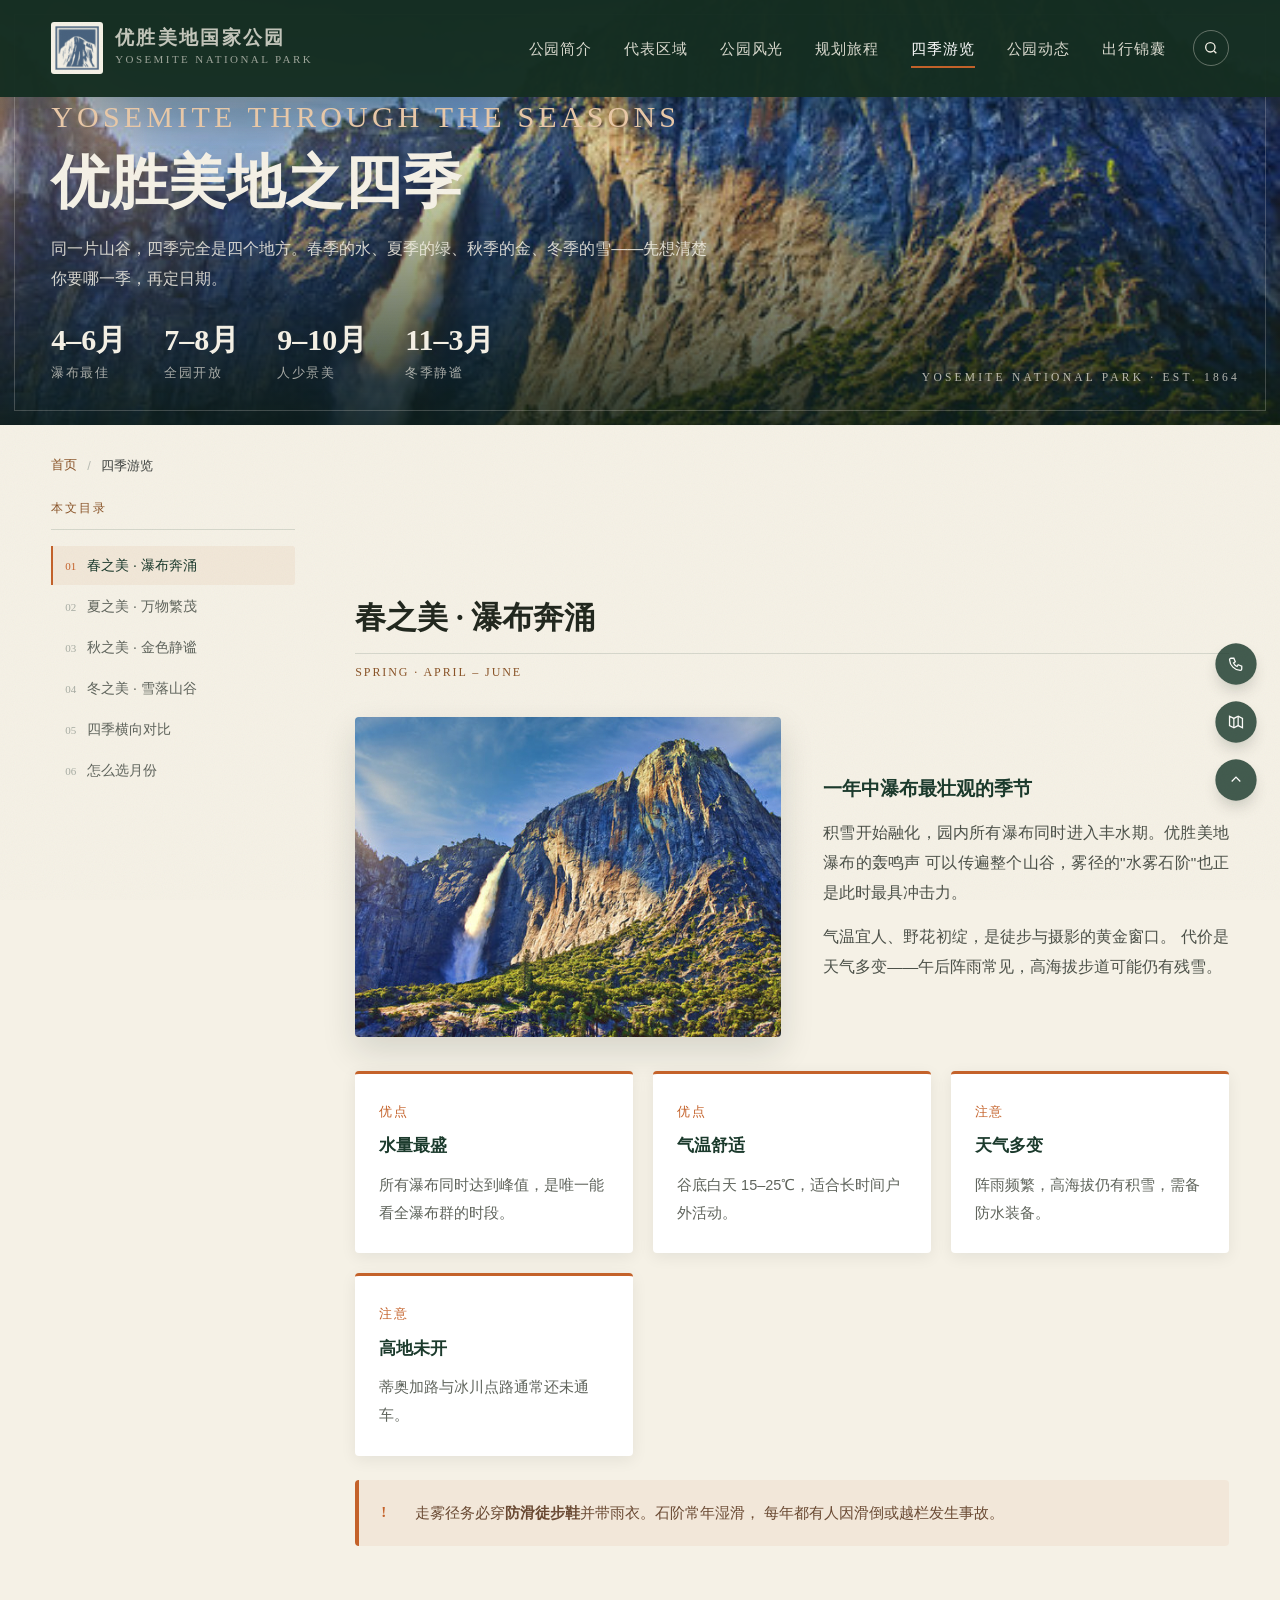
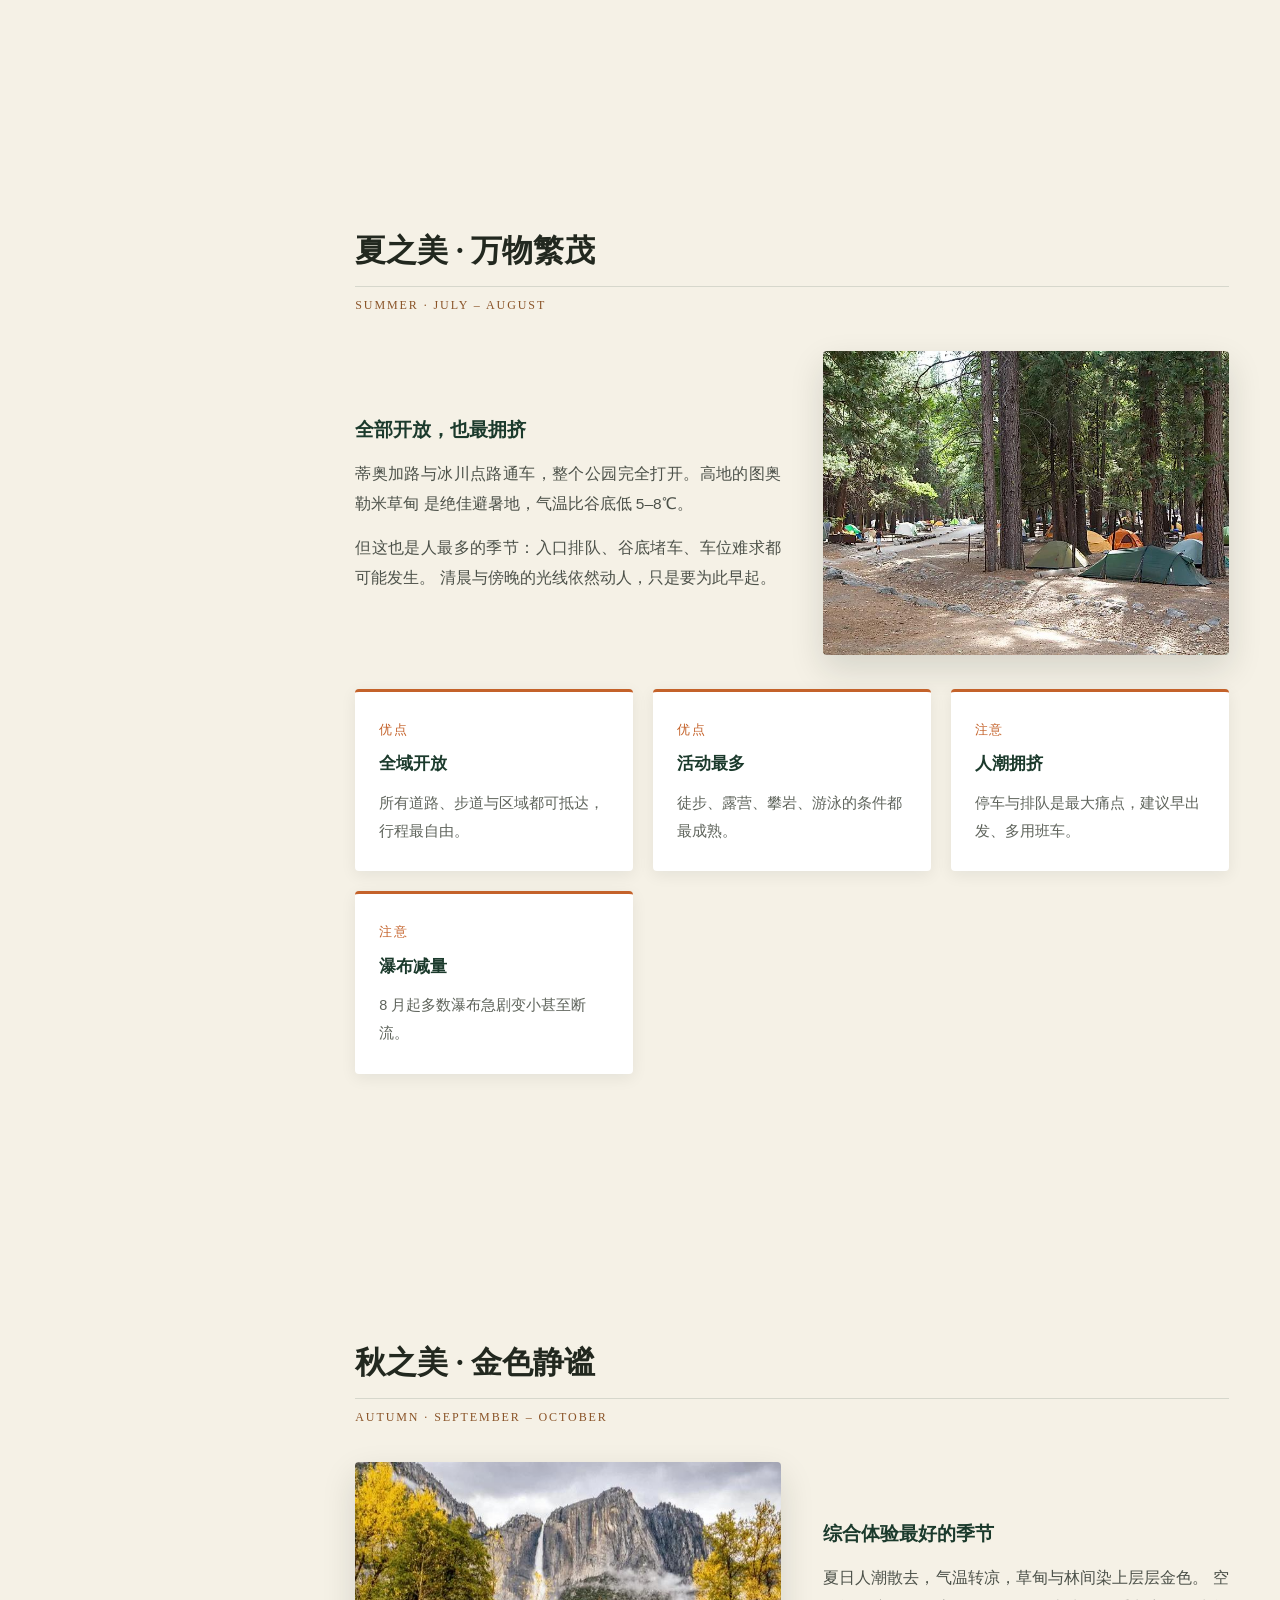
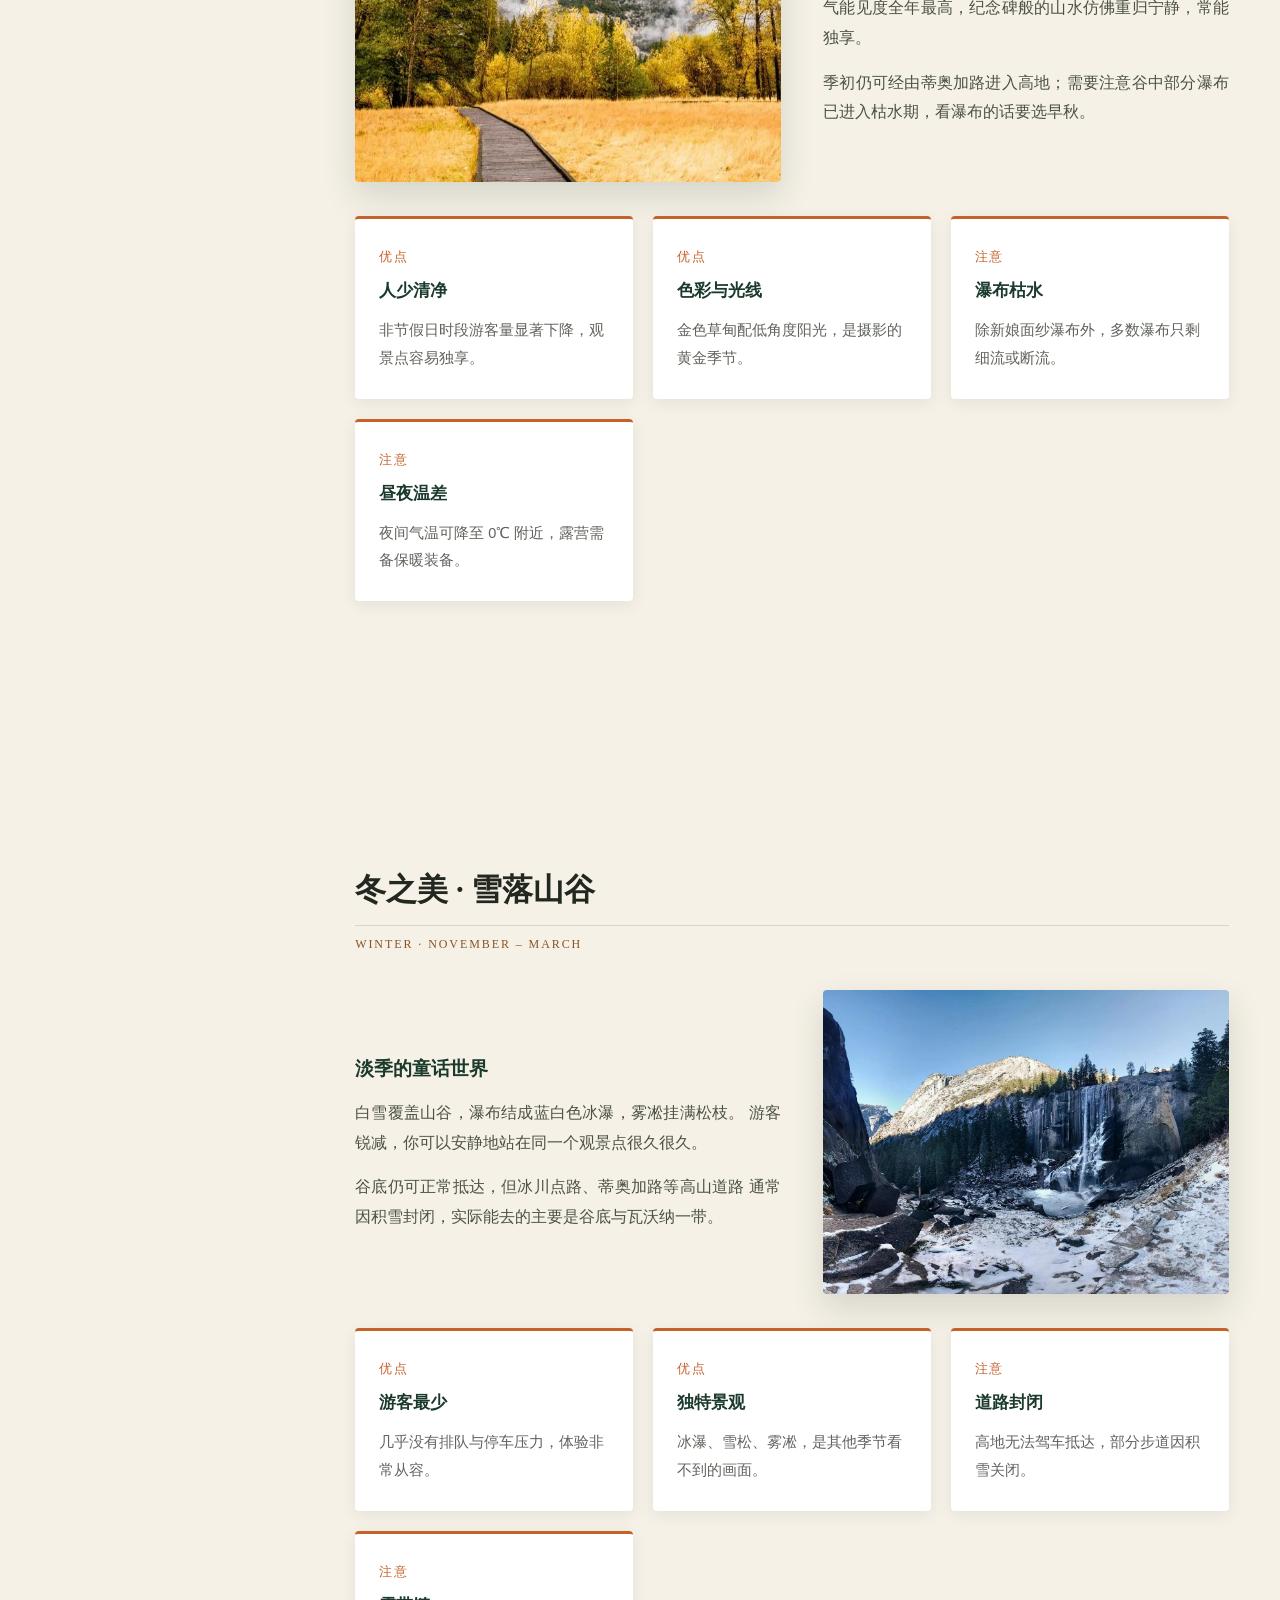
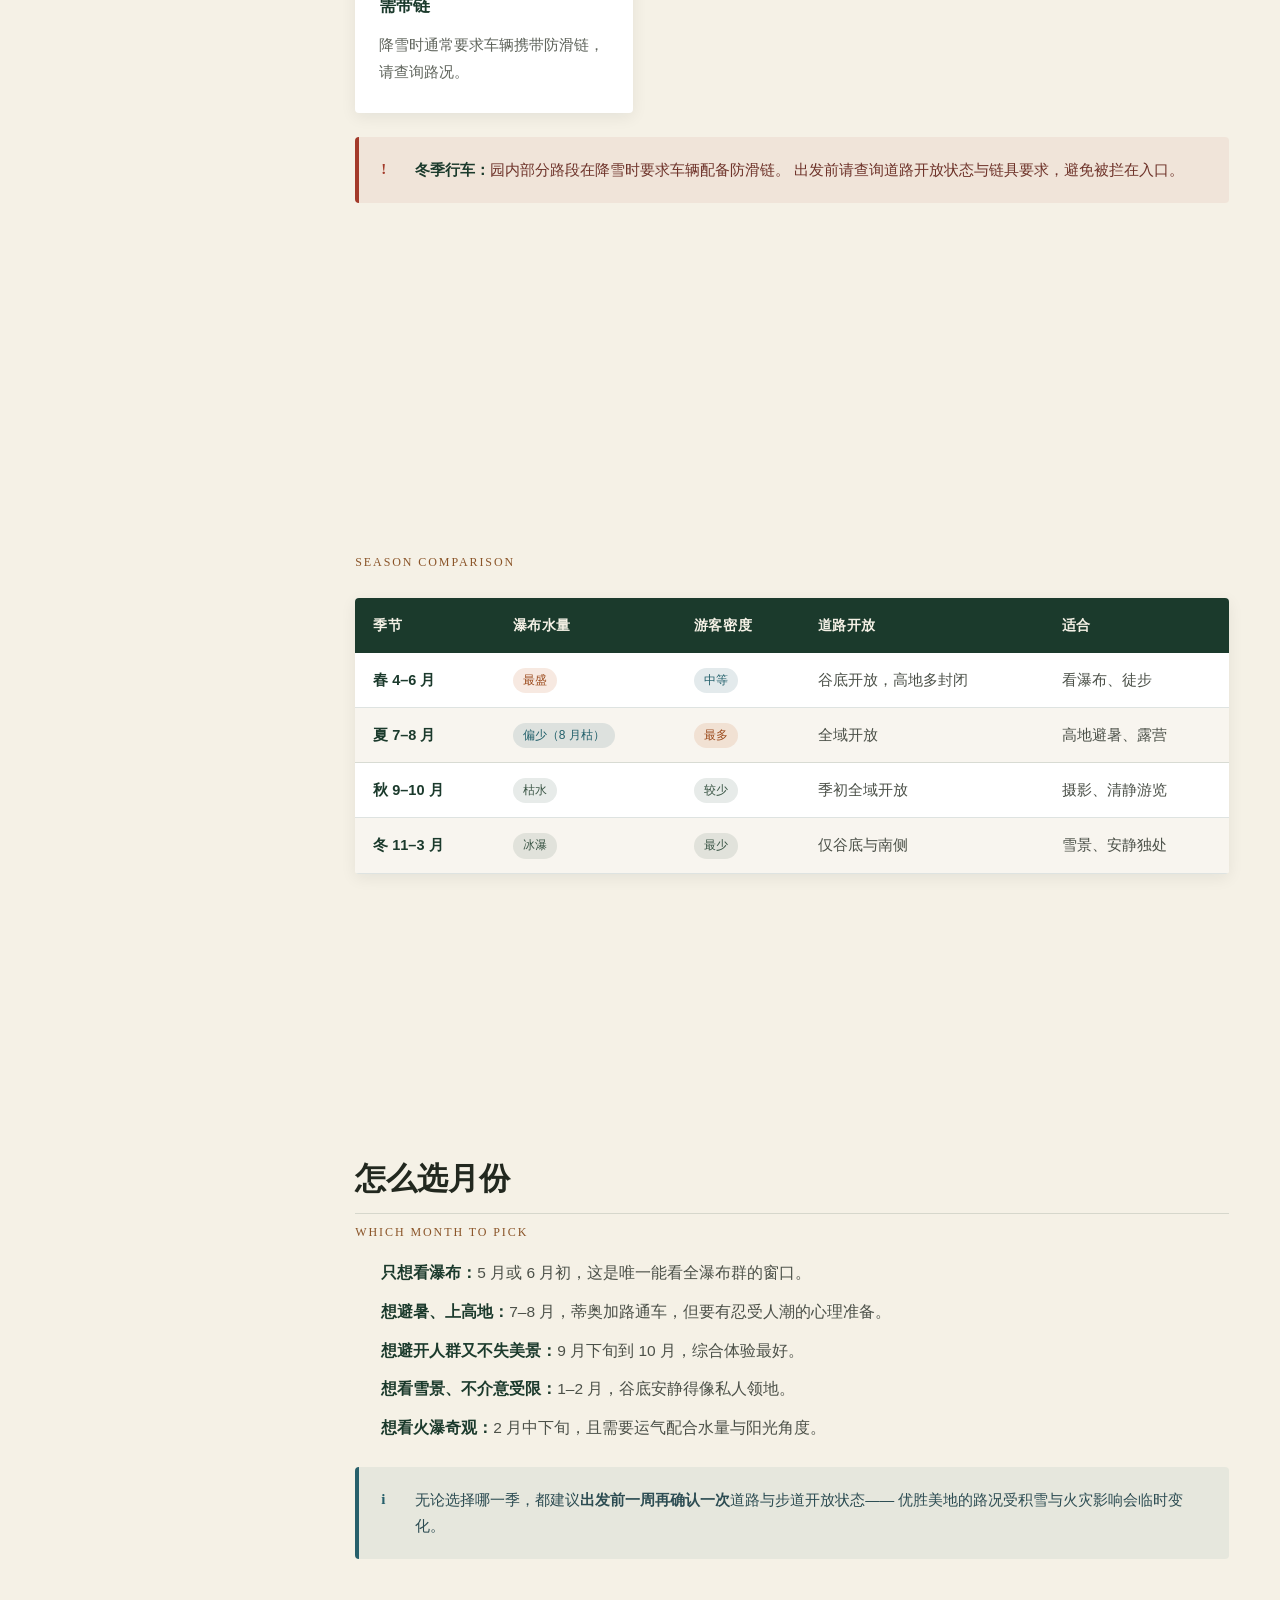
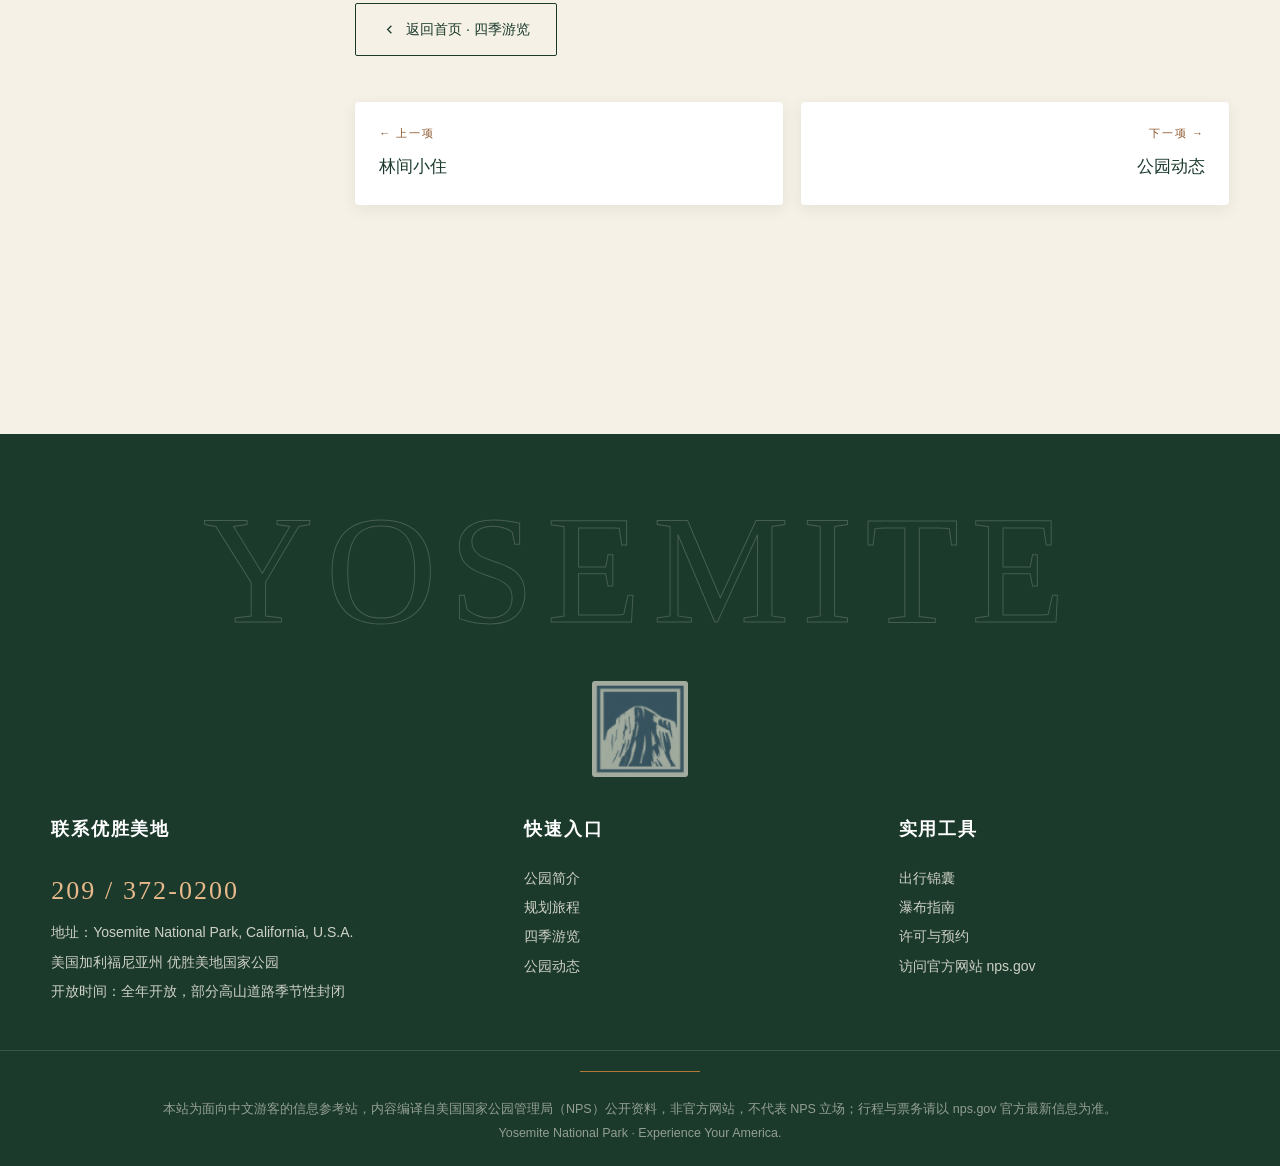
<file: seasons.html>
<!DOCTYPE html>
<html lang="zh-CN">
<head>
<meta charset="UTF-8">
<meta name="viewport" content="width=device-width, initial-scale=1.0">
<title>四季游览 · 优胜美地国家公园</title>
<meta name="description" content="优胜美地国家公园四季游览指南：春夏秋冬各自的路况、景观、优缺点与适合的活动，帮你挑对出行月份。">
<meta name="keywords" content="优胜美地四季,最佳季节,春天,夏天,秋天,冬天,路况,瀑布">
<meta name="author" content="翻译2401 网站：刘知函 翻译：李昊霖 巨家泽">
<meta name="theme-color" content="#1B3A2C">
<link rel="icon" type="image/png" href="assets/favicon.png">
<link rel="preconnect" href="https://miaoda.feishu.cn" crossorigin>
<link rel="stylesheet" href="https://miaoda.feishu.cn/fonts/css2?family=Marcellus&family=Noto+Serif+SC:wght@500;600;700;900&family=Noto+Sans+SC:wght@300;400;500;700&display=swap">
<link rel="stylesheet" href="css/style.css">
<link rel="stylesheet" href="css/motion.css">
<link rel="stylesheet" href="css/pages.css">
<!-- 设计升级：复古国家公园海报 × 杂志编辑感 -->
<link rel="stylesheet" href="css/design-upgrade.css">
</head>

<body id="top" class="page">

<!-- 纸张颗粒质感层 -->
<div class="grain" aria-hidden="true"></div>
<!-- 阅读进度细线 -->
<div class="read-progress" aria-hidden="true"><i></i></div>

<a class="sr-only" href="#main">跳到主要内容</a>

<header class="topbar is-solid">
  <div class="wrap">
    <a class="brand" href="index.html#top" aria-label="优胜美地国家公园首页">
      <img class="badge" src="assets/logo-emblem.png" alt="" aria-hidden="true" decoding="async">
      <span>
        <b>优胜美地国家公园</b>
        <span>YOSEMITE NATIONAL PARK</span>
      </span>
    </a>

    <nav class="nav" aria-label="主导航">
      <a href="index.html#about">公园简介</a>
      <a href="areas.html">代表区域</a>
      <a href="scenery.html">公园风光</a>
      <a href="plan.html">规划旅程</a>
      <a href="seasons.html" class="active">四季游览</a>
      <a href="news.html">公园动态</a>
      <a href="tips.html">出行锦囊</a>
      <button class="nav-search" aria-label="搜索"
              data-toast="搜索功能演示：请前往 nps.gov 搜索完整内容">
        <svg width="16" height="16" viewBox="0 0 24 24" fill="none" stroke="currentColor" stroke-width="2" aria-hidden="true">
          <circle cx="11" cy="11" r="7"/><path d="m20 20-3.5-3.5"/>
        </svg>
      </button>
    </nav>

    <button class="burger" aria-label="打开菜单" data-drawer-open>
      <i></i><i></i><i></i>
    </button>
  </div>
</header>

<div class="drawer" id="drawer" aria-hidden="true">
  <button class="drawer-close" aria-label="关闭菜单" data-drawer-close>&times;</button>
  <a href="index.html#top">首页</a>
  <a href="index.html#about">公园简介</a>
  <a href="areas.html">代表区域</a>
  <a href="scenery.html">公园风光</a>
  <a href="plan.html">规划旅程</a>
  <a href="seasons.html">四季游览</a>
  <a href="news.html">公园动态</a>
  <a href="tips.html">出行锦囊</a>
</div>

<section class="page-hero" data-section="四季游览">
  <img src="assets/season-spring.jpg" alt="春季夕阳下的优胜美地瀑布" fetchpriority="high">
  <span class="hero-coord tl" aria-hidden="true">37.7456° N · 119.5936° W</span>
  <span class="hero-coord br" aria-hidden="true">YOSEMITE NATIONAL PARK · EST. 1864</span>
  <div class="wrap">
    <div class="eyebrow" data-reveal="down">Yosemite Through the Seasons</div>
    <h1 data-split>优胜美地之四季</h1>
    <p class="lede" data-reveal="up">
      同一片山谷，四季完全是四个地方。春季的水、夏季的绿、秋季的金、冬季的雪——先想清楚你要哪一季，再定日期。
    </p>

    <div class="hero-facts" data-reveal="up">
      <div><b>4–6月</b><span>瀑布最佳</span></div>
      <div><b>7–8月</b><span>全园开放</span></div>
      <div><b>9–10月</b><span>人少景美</span></div>
      <div><b>11–3月</b><span>冬季静谧</span></div>
    </div>
  </div>
</section>

<div class="page-body">
  <div class="wrap">
    <nav class="crumb" aria-label="面包屑导航">
      <a href="index.html">首页</a>
      <span class="sep">/</span>
      <span class="cur">四季游览</span>
    </nav>
  </div>

  <div class="wrap">
    <div class="doc-layout">

      <aside class="doc-toc" aria-label="本页目录">
        <h6>本文目录</h6>
        <ol>
          <li><a href="#spring">春之美 · 瀑布奔涌</a></li>
          <li><a href="#summer">夏之美 · 万物繁茂</a></li>
          <li><a href="#autumn">秋之美 · 金色静谧</a></li>
          <li><a href="#winter">冬之美 · 雪落山谷</a></li>
          <li><a href="#compare">四季横向对比</a></li>
          <li><a href="#choose">怎么选月份</a></li>
        </ol>
      </aside>

      <main class="doc-main" id="main">


        <section id="spring" data-reveal-group>
          <h2 data-reveal="up">春之美 · 瀑布奔涌</h2>
          <div class="en-sub" data-reveal="up">Spring · April – June</div>

          <div class="media-row" data-reveal="up">
            <div class="media-img">
              <img src="assets/season-spring.jpg" alt="春季夕阳下的优胜美地瀑布" loading="lazy">
            </div>
            <div class="media-txt">
              <h3>一年中瀑布最壮观的季节</h3>
              <p>
                积雪开始融化，园内所有瀑布同时进入丰水期。优胜美地瀑布的轰鸣声
                可以传遍整个山谷，雾径的"水雾石阶"也正是此时最具冲击力。
              </p>
              <p>
                气温宜人、野花初绽，是徒步与摄影的黄金窗口。
                代价是天气多变——午后阵雨常见，高海拔步道可能仍有残雪。
              </p>
            </div>
          </div>

          <div class="card-grid" data-reveal="up">
            <div class="info-card"><span class="num">优点</span><h4>水量最盛</h4><p>所有瀑布同时达到峰值，是唯一能看全瀑布群的时段。</p></div>
            <div class="info-card"><span class="num">优点</span><h4>气温舒适</h4><p>谷底白天 15–25℃，适合长时间户外活动。</p></div>
            <div class="info-card"><span class="num">注意</span><h4>天气多变</h4><p>阵雨频繁，高海拔仍有积雪，需备防水装备。</p></div>
            <div class="info-card"><span class="num">注意</span><h4>高地未开</h4><p>蒂奥加路与冰川点路通常还未通车。</p></div>
          </div>

          <div class="note" data-reveal="up">
            <div class="note-ic">!</div>
            <div>
              走雾径务必穿<b>防滑徒步鞋</b>并带雨衣。石阶常年湿滑，
              每年都有人因滑倒或越栏发生事故。
            </div>
          </div>
        </section>

        <section id="summer" data-reveal-group>
          <h2 data-reveal="up">夏之美 · 万物繁茂</h2>
          <div class="en-sub" data-reveal="up">Summer · July – August</div>

          <div class="media-row flip" data-reveal="up">
            <div class="media-img">
              <img src="assets/season-summer.jpg" alt="夏季营地中林立的帐篷" loading="lazy">
            </div>
            <div class="media-txt">
              <h3>全部开放，也最拥挤</h3>
              <p>
                蒂奥加路与冰川点路通车，整个公园完全打开。高地的图奥勒米草甸
                是绝佳避暑地，气温比谷底低 5–8℃。
              </p>
              <p>
                但这也是人最多的季节：入口排队、谷底堵车、车位难求都可能发生。
                清晨与傍晚的光线依然动人，只是要为此早起。
              </p>
            </div>
          </div>

          <div class="card-grid" data-reveal="up">
            <div class="info-card"><span class="num">优点</span><h4>全域开放</h4><p>所有道路、步道与区域都可抵达，行程最自由。</p></div>
            <div class="info-card"><span class="num">优点</span><h4>活动最多</h4><p>徒步、露营、攀岩、游泳的条件都最成熟。</p></div>
            <div class="info-card"><span class="num">注意</span><h4>人潮拥挤</h4><p>停车与排队是最大痛点，建议早出发、多用班车。</p></div>
            <div class="info-card"><span class="num">注意</span><h4>瀑布减量</h4><p>8 月起多数瀑布急剧变小甚至断流。</p></div>
          </div>
        </section>

        <section id="autumn" data-reveal-group>
          <h2 data-reveal="up">秋之美 · 金色静谧</h2>
          <div class="en-sub" data-reveal="up">Autumn · September – October</div>

          <div class="media-row" data-reveal="up">
            <div class="media-img">
              <img src="assets/season-autumn.jpg" alt="秋季金黄草甸与木栈道" loading="lazy">
            </div>
            <div class="media-txt">
              <h3>综合体验最好的季节</h3>
              <p>
                夏日人潮散去，气温转凉，草甸与林间染上层层金色。
                空气能见度全年最高，纪念碑般的山水仿佛重归宁静，常能独享。
              </p>
              <p>
                季初仍可经由蒂奥加路进入高地；需要注意谷中部分瀑布
                已进入枯水期，看瀑布的话要选早秋。
              </p>
            </div>
          </div>

          <div class="card-grid" data-reveal="up">
            <div class="info-card"><span class="num">优点</span><h4>人少清净</h4><p>非节假日时段游客量显著下降，观景点容易独享。</p></div>
            <div class="info-card"><span class="num">优点</span><h4>色彩与光线</h4><p>金色草甸配低角度阳光，是摄影的黄金季节。</p></div>
            <div class="info-card"><span class="num">注意</span><h4>瀑布枯水</h4><p>除新娘面纱瀑布外，多数瀑布只剩细流或断流。</p></div>
            <div class="info-card"><span class="num">注意</span><h4>昼夜温差</h4><p>夜间气温可降至 0℃ 附近，露营需备保暖装备。</p></div>
          </div>
        </section>

        <section id="winter" data-reveal-group>
          <h2 data-reveal="up">冬之美 · 雪落山谷</h2>
          <div class="en-sub" data-reveal="up">Winter · November – March</div>

          <div class="media-row flip" data-reveal="up">
            <div class="media-img">
              <img src="assets/season-winter.jpg" alt="冬季冰雪覆盖的瀑布与步道" loading="lazy">
            </div>
            <div class="media-txt">
              <h3>淡季的童话世界</h3>
              <p>
                白雪覆盖山谷，瀑布结成蓝白色冰瀑，雾凇挂满松枝。
                游客锐减，你可以安静地站在同一个观景点很久很久。
              </p>
              <p>
                谷底仍可正常抵达，但冰川点路、蒂奥加路等高山道路
                通常因积雪封闭，实际能去的主要是谷底与瓦沃纳一带。
              </p>
            </div>
          </div>

          <div class="card-grid" data-reveal="up">
            <div class="info-card"><span class="num">优点</span><h4>游客最少</h4><p>几乎没有排队与停车压力，体验非常从容。</p></div>
            <div class="info-card"><span class="num">优点</span><h4>独特景观</h4><p>冰瀑、雪松、雾凇，是其他季节看不到的画面。</p></div>
            <div class="info-card"><span class="num">注意</span><h4>道路封闭</h4><p>高地无法驾车抵达，部分步道因积雪关闭。</p></div>
            <div class="info-card"><span class="num">注意</span><h4>需带链</h4><p>降雪时通常要求车辆携带防滑链，请查询路况。</p></div>
          </div>

          <div class="note safety" data-reveal="up">
            <div class="note-ic">!</div>
            <div>
              <strong>冬季行车：</strong>园内部分路段在降雪时要求车辆配备防滑链。
              出发前请查询道路开放状态与链具要求，避免被拦在入口。
            </div>
          </div>
        </section>

        <section id="compare" data-reveal-group>
          <h2 data-reveal="up">四季横向对比</h2>
          <div class="en-sub" data-reveal="up">Season Comparison</div>

          <div class="table-wrap" data-reveal="up">
            <table class="data">
              <thead>
                <tr>
                  <th>季节</th>
                  <th>瀑布水量</th>
                  <th>游客密度</th>
                  <th>道路开放</th>
                  <th>适合</th>
                </tr>
              </thead>
              <tbody>
                <tr>
                  <td>春 4–6 月</td>
                  <td><span class="pill high">最盛</span></td>
                  <td><span class="pill mid">中等</span></td>
                  <td>谷底开放，高地多封闭</td>
                  <td>看瀑布、徒步</td>
                </tr>
                <tr>
                  <td>夏 7–8 月</td>
                  <td><span class="pill mid">偏少（8 月枯）</span></td>
                  <td><span class="pill high">最多</span></td>
                  <td>全域开放</td>
                  <td>高地避暑、露营</td>
                </tr>
                <tr>
                  <td>秋 9–10 月</td>
                  <td><span class="pill low">枯水</span></td>
                  <td><span class="pill low">较少</span></td>
                  <td>季初全域开放</td>
                  <td>摄影、清静游览</td>
                </tr>
                <tr>
                  <td>冬 11–3 月</td>
                  <td><span class="pill low">冰瀑</span></td>
                  <td><span class="pill low">最少</span></td>
                  <td>仅谷底与南侧</td>
                  <td>雪景、安静独处</td>
                </tr>
              </tbody>
            </table>
          </div>
        </section>

        <section id="choose" data-reveal-group>
          <h2 data-reveal="up">怎么选月份</h2>
          <div class="en-sub" data-reveal="up">Which Month to Pick</div>

          <ul class="bullets" data-reveal="up">
            <li><strong>只想看瀑布：</strong>5 月或 6 月初，这是唯一能看全瀑布群的窗口。</li>
            <li><strong>想避暑、上高地：</strong>7–8 月，蒂奥加路通车，但要有忍受人潮的心理准备。</li>
            <li><strong>想避开人群又不失美景：</strong>9 月下旬到 10 月，综合体验最好。</li>
            <li><strong>想看雪景、不介意受限：</strong>1–2 月，谷底安静得像私人领地。</li>
            <li><strong>想看火瀑奇观：</strong>2 月中下旬，且需要运气配合水量与阳光角度。</li>
          </ul>

          <div class="note info" data-reveal="up">
            <div class="note-ic">i</div>
            <div>
              无论选择哪一季，都建议<b>出发前一周再确认一次</b>道路与步道开放状态——
              优胜美地的路况受积雪与火灾影响会临时变化。
            </div>
          </div>
          <div data-reveal="up" style="margin-top:34px">
            <a class="back-home" href="index.html#seasons">
              <svg width="15" height="15" viewBox="0 0 24 24" fill="none" stroke="currentColor" stroke-width="2" aria-hidden="true">
                <path d="m15 18-6-6 6-6"/>
              </svg>
              返回首页 · 四季游览
            </a>
          </div>

          <nav class="page-nav" aria-label="页面导航">
            <a class="prev" href="lodging.html">
              <span class="dir">← 上一项</span>
              <span class="ttl">林间小住</span>
            </a>
            <a class="next" href="news.html">
              <span class="dir">下一项 →</span>
              <span class="ttl">公园动态</span>
            </a>
          </nav>
        </section>

      </main>
    </div>
  </div>
</div>

<footer class="footer">
  <div class="footer-watermark" aria-hidden="true">YOSEMITE</div>
  <div class="footer-badge" aria-hidden="true">
      <img class="badge" src="assets/logo-emblem.png" alt="" aria-hidden="true" decoding="async">
  </div>
  <div class="wrap footer-grid">
    <div>
      <h5>联系优胜美地</h5>
      <p class="hotline">209 / 372-0200</p>
      <p>地址：Yosemite National Park, California, U.S.A.<br>美国加利福尼亚州 优胜美地国家公园</p>
      <p>开放时间：全年开放，部分高山道路季节性封闭</p>
    </div>

    <div>
      <h5>快速入口</h5>
      <ul>
        <li><a href="index.html#about">公园简介</a></li>
        <li><a href="plan.html">规划旅程</a></li>
        <li><a href="seasons.html">四季游览</a></li>
        <li><a href="news.html">公园动态</a></li>
      </ul>
    </div>

    <div>
      <h5>实用工具</h5>
      <ul>
        <li><a href="tips.html">出行锦囊</a></li>
        <li><a href="waterfalls.html">瀑布指南</a></li>
        <li><a href="permits.html">许可与预约</a></li>
        <li><a href="https://www.nps.gov/yose/index.htm" target="_blank" rel="noopener">访问官方网站 nps.gov</a></li>
      </ul>
    </div>
  </div>

  <div class="footer-note">
    本站为面向中文游客的信息参考站，内容编译自美国国家公园管理局（NPS）公开资料，非官方网站，不代表 NPS 立场；行程与票务请以 nps.gov 官方最新信息为准。<br>
    Yosemite National Park · Experience Your America.
  </div>
</footer>

<div class="floatbar">
  <a class="fb-btn" href="tel:2093720200" aria-label="电话咨询">
    <svg width="20" height="20" viewBox="0 0 24 24" fill="none" stroke="#fff" stroke-width="1.8" aria-hidden="true">
      <path d="M5 4h4l2 5-2.5 1.5a11 11 0 0 0 5 5L15 13l5 2v4a2 2 0 0 1-2 2A16 16 0 0 1 3 6a2 2 0 0 1 2-2z"/>
    </svg>
    <span class="pop">209 / 372-0200</span>
  </a>
  <a class="fb-btn" href="plan.html" aria-label="规划旅程">
    <svg width="20" height="20" viewBox="0 0 24 24" fill="none" stroke="#fff" stroke-width="1.8" aria-hidden="true">
      <path d="M9 20 3 17V4l6 3 6-3 6 3v13l-6-3-6 3z"/><path d="M9 7v13M15 4v13"/>
    </svg>
    <span class="pop">规划旅程</span>
  </a>
  <button class="fb-btn to-top" id="toTop" aria-label="返回顶部">
    <svg width="20" height="20" viewBox="0 0 24 24" fill="none" stroke="#fff" stroke-width="1.8" aria-hidden="true">
      <path d="m6 14 6-6 6 6"/>
    </svg>
  </button>
</div>

<div class="toast" id="toast" role="status" aria-live="polite"></div>

<script src="js/main.js"></script>
<script src="js/motion.js"></script>
<script src="js/pages.js"></script>
</body>
</html>
</file>
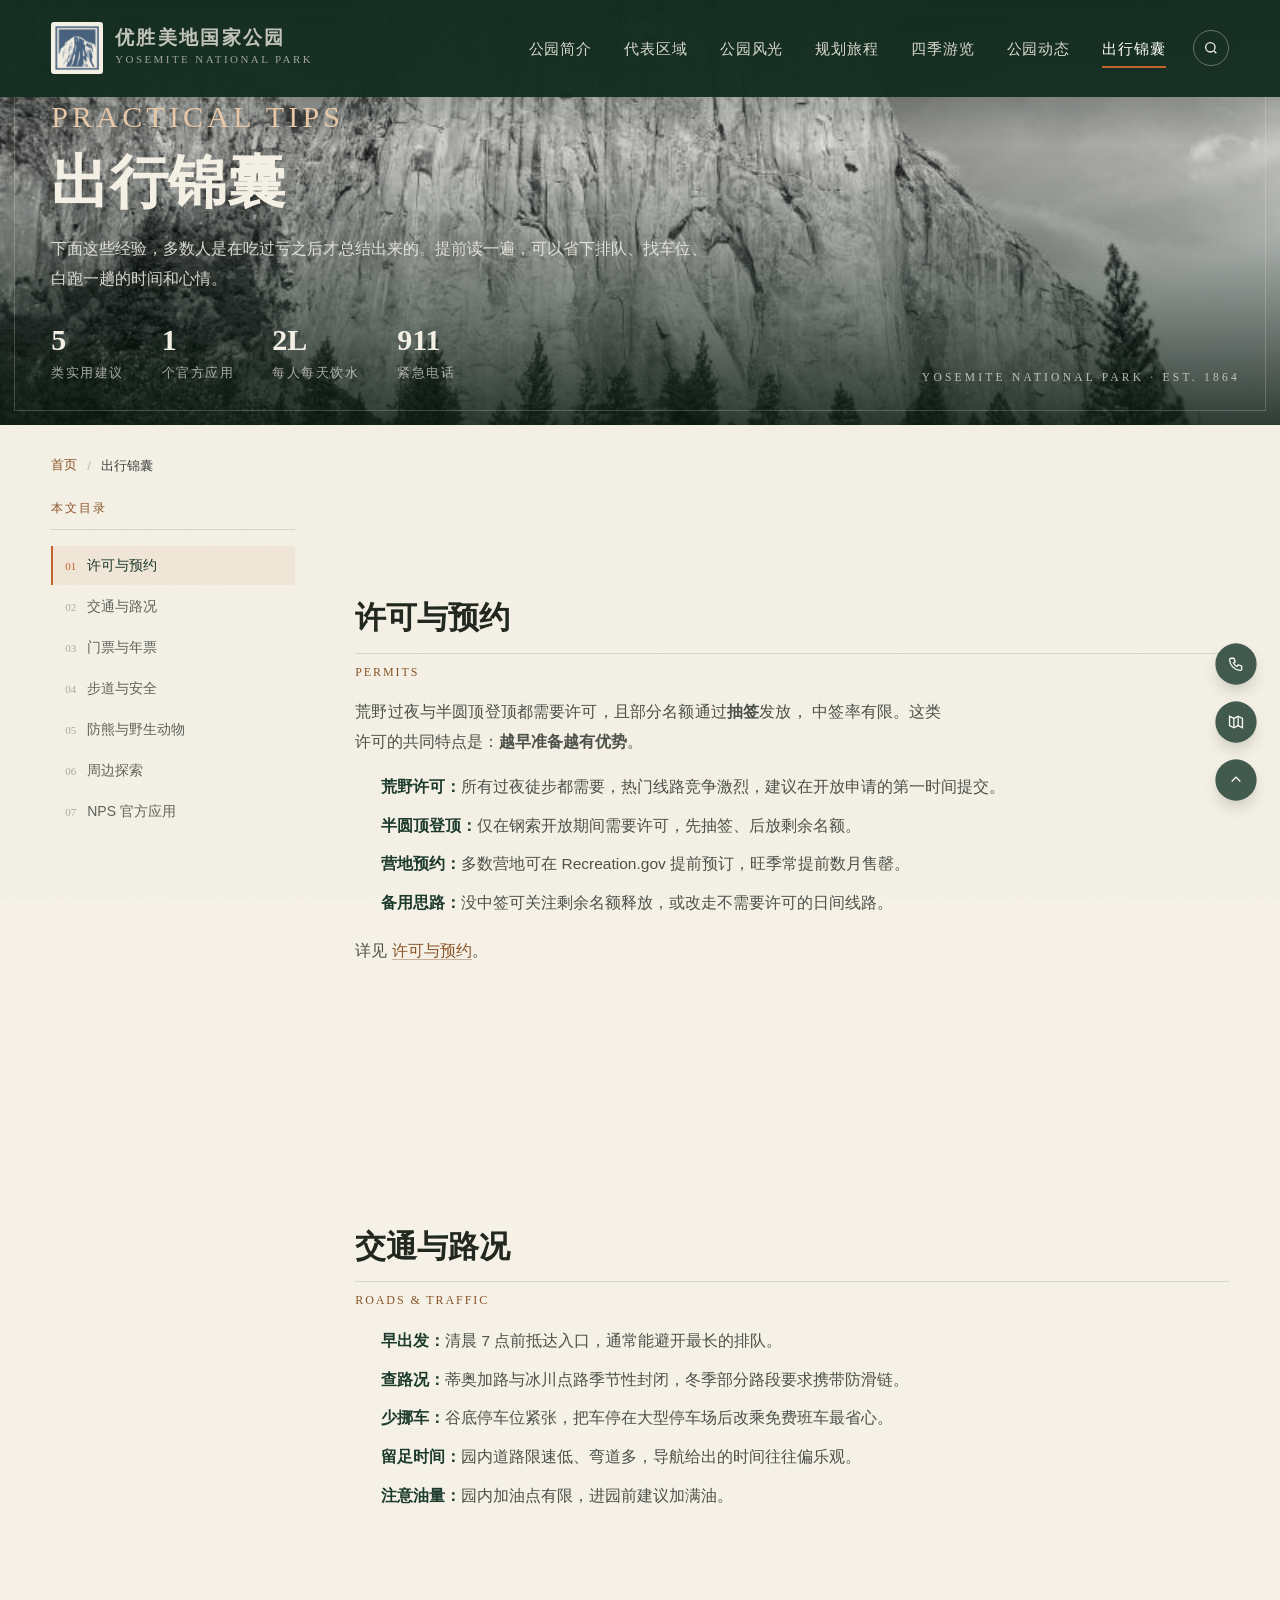
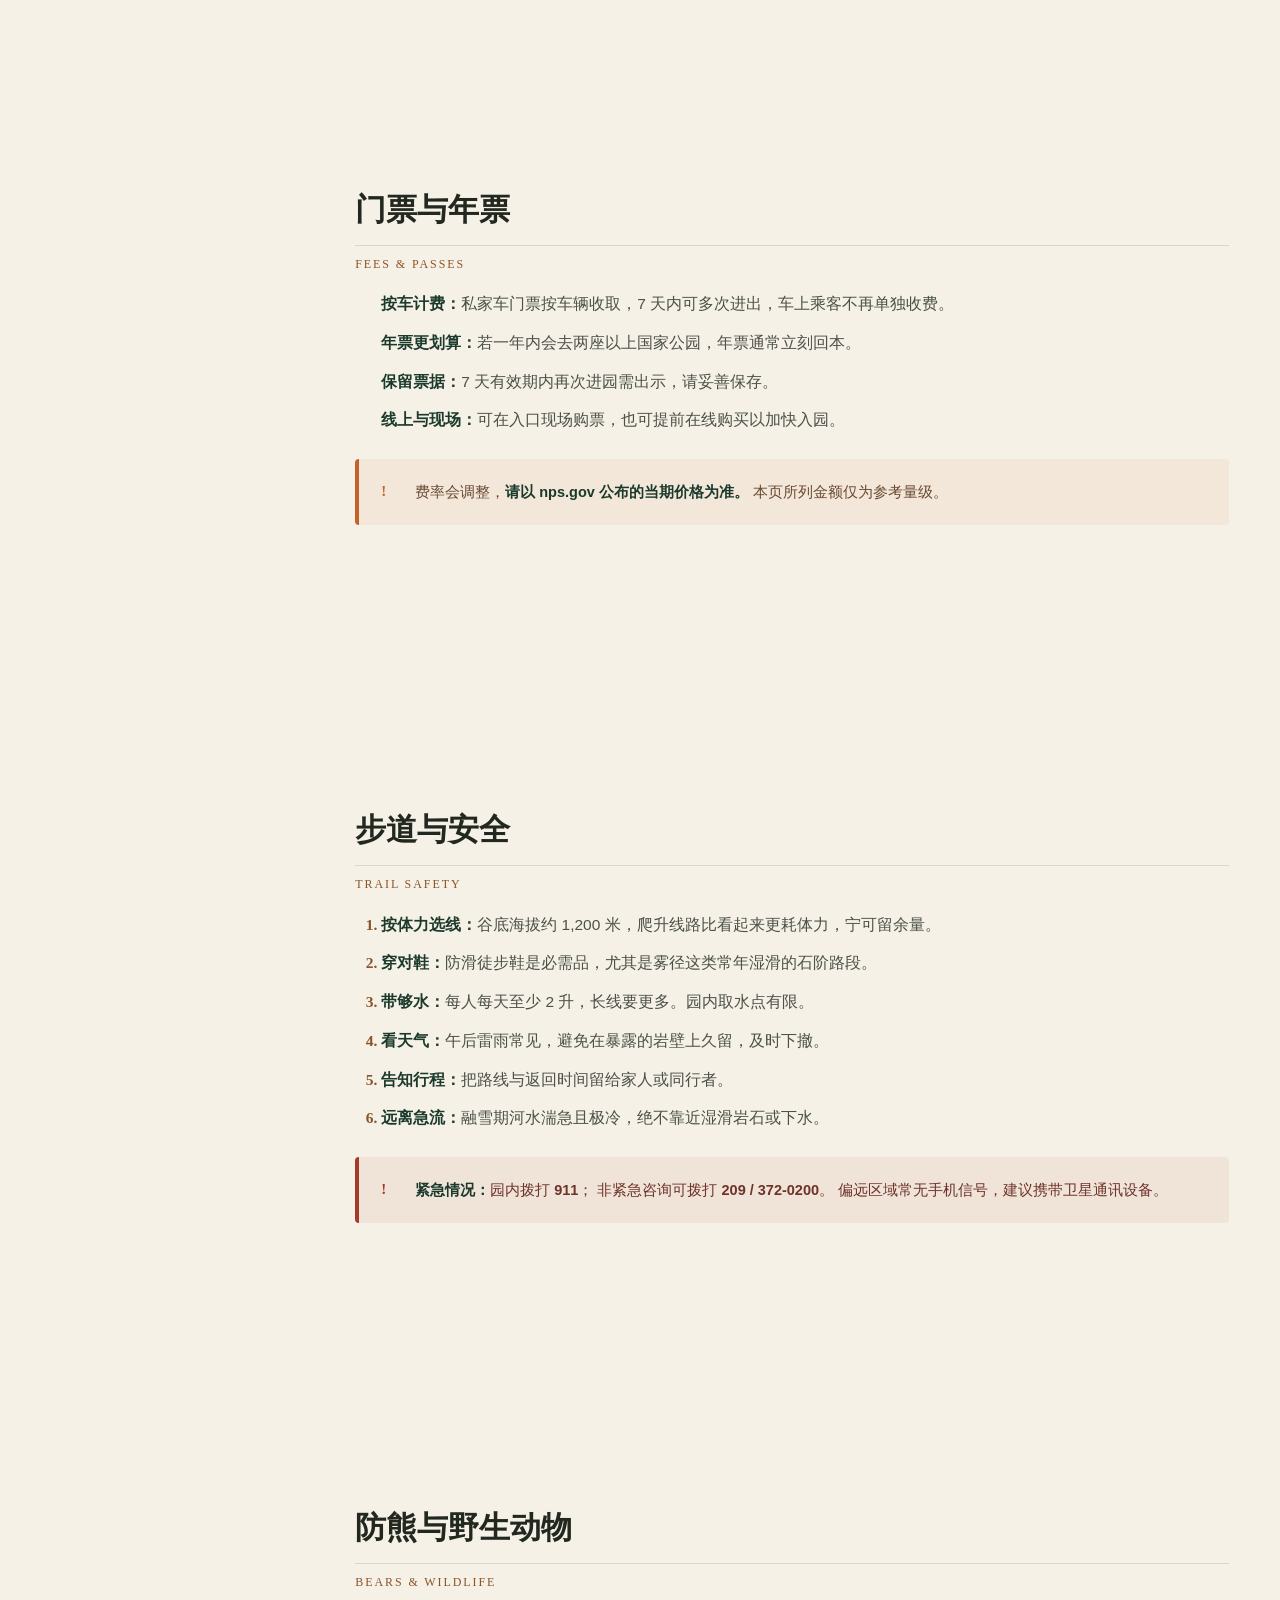
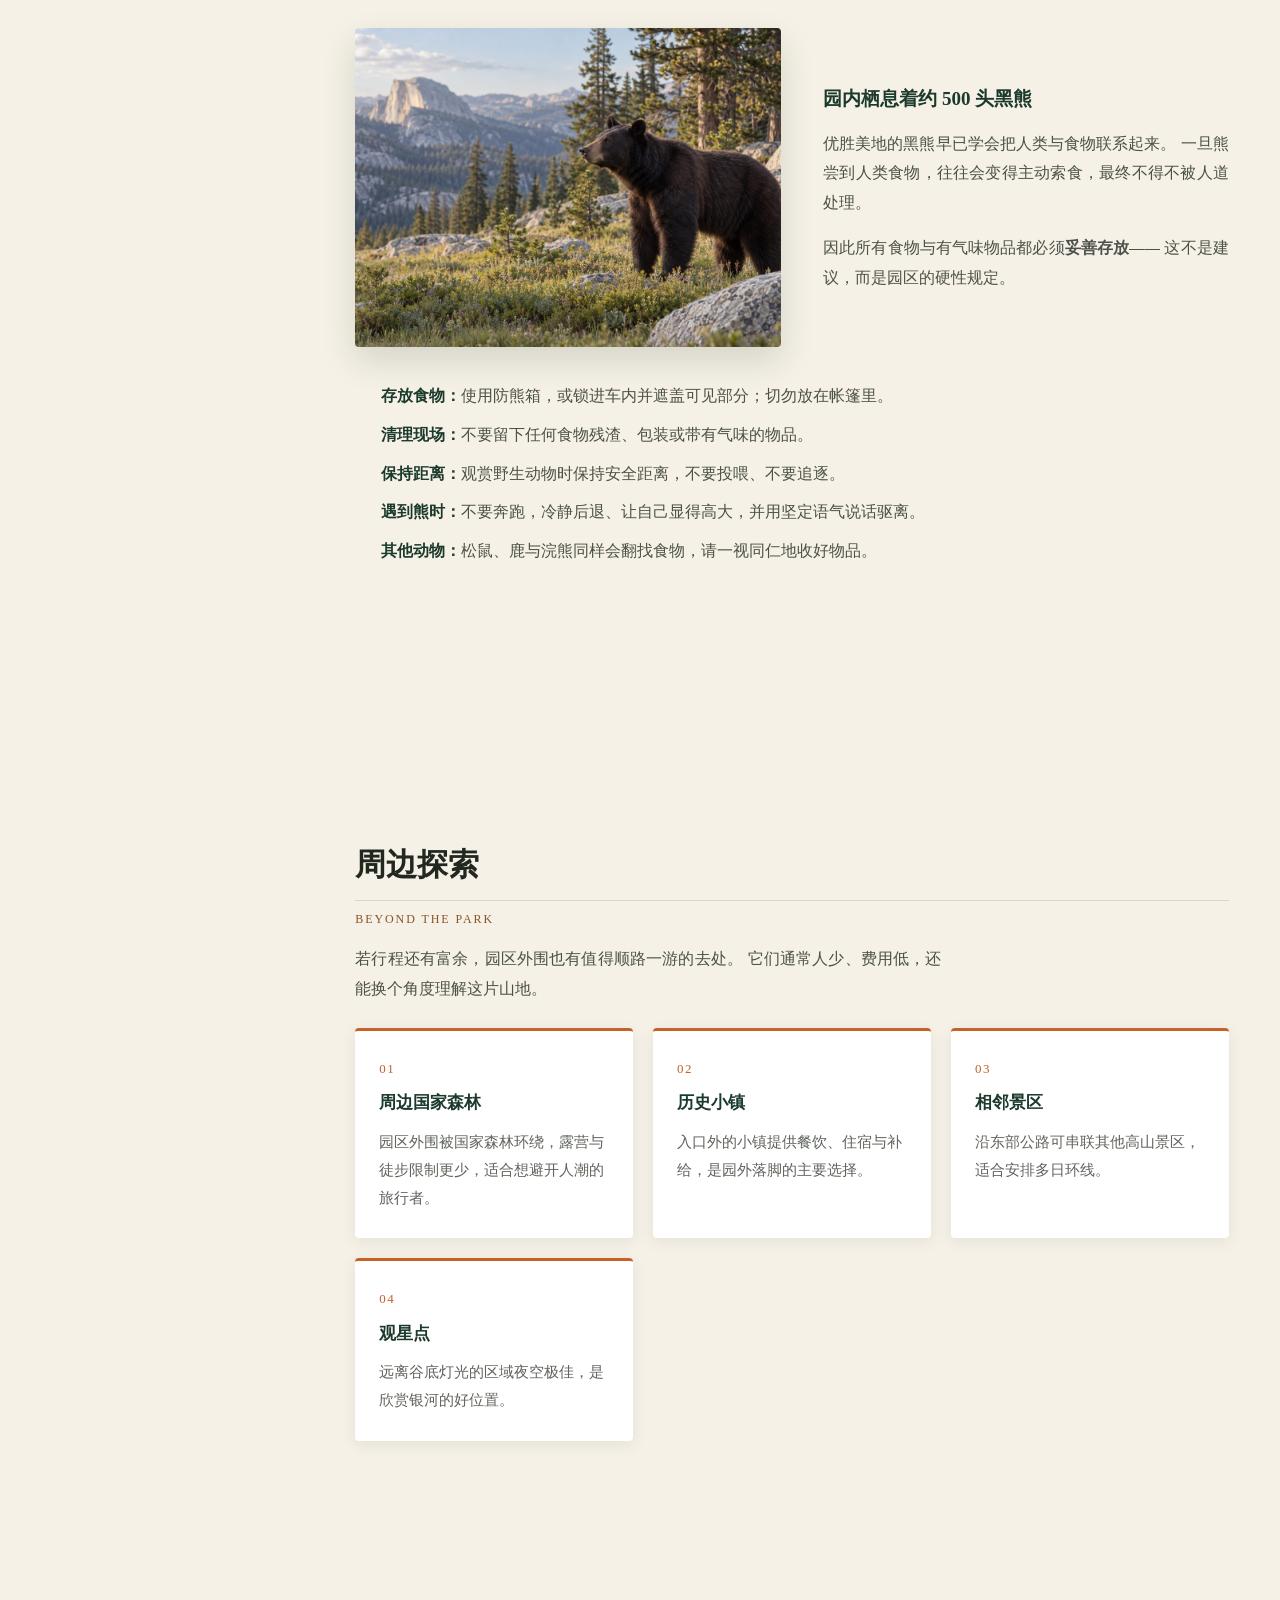
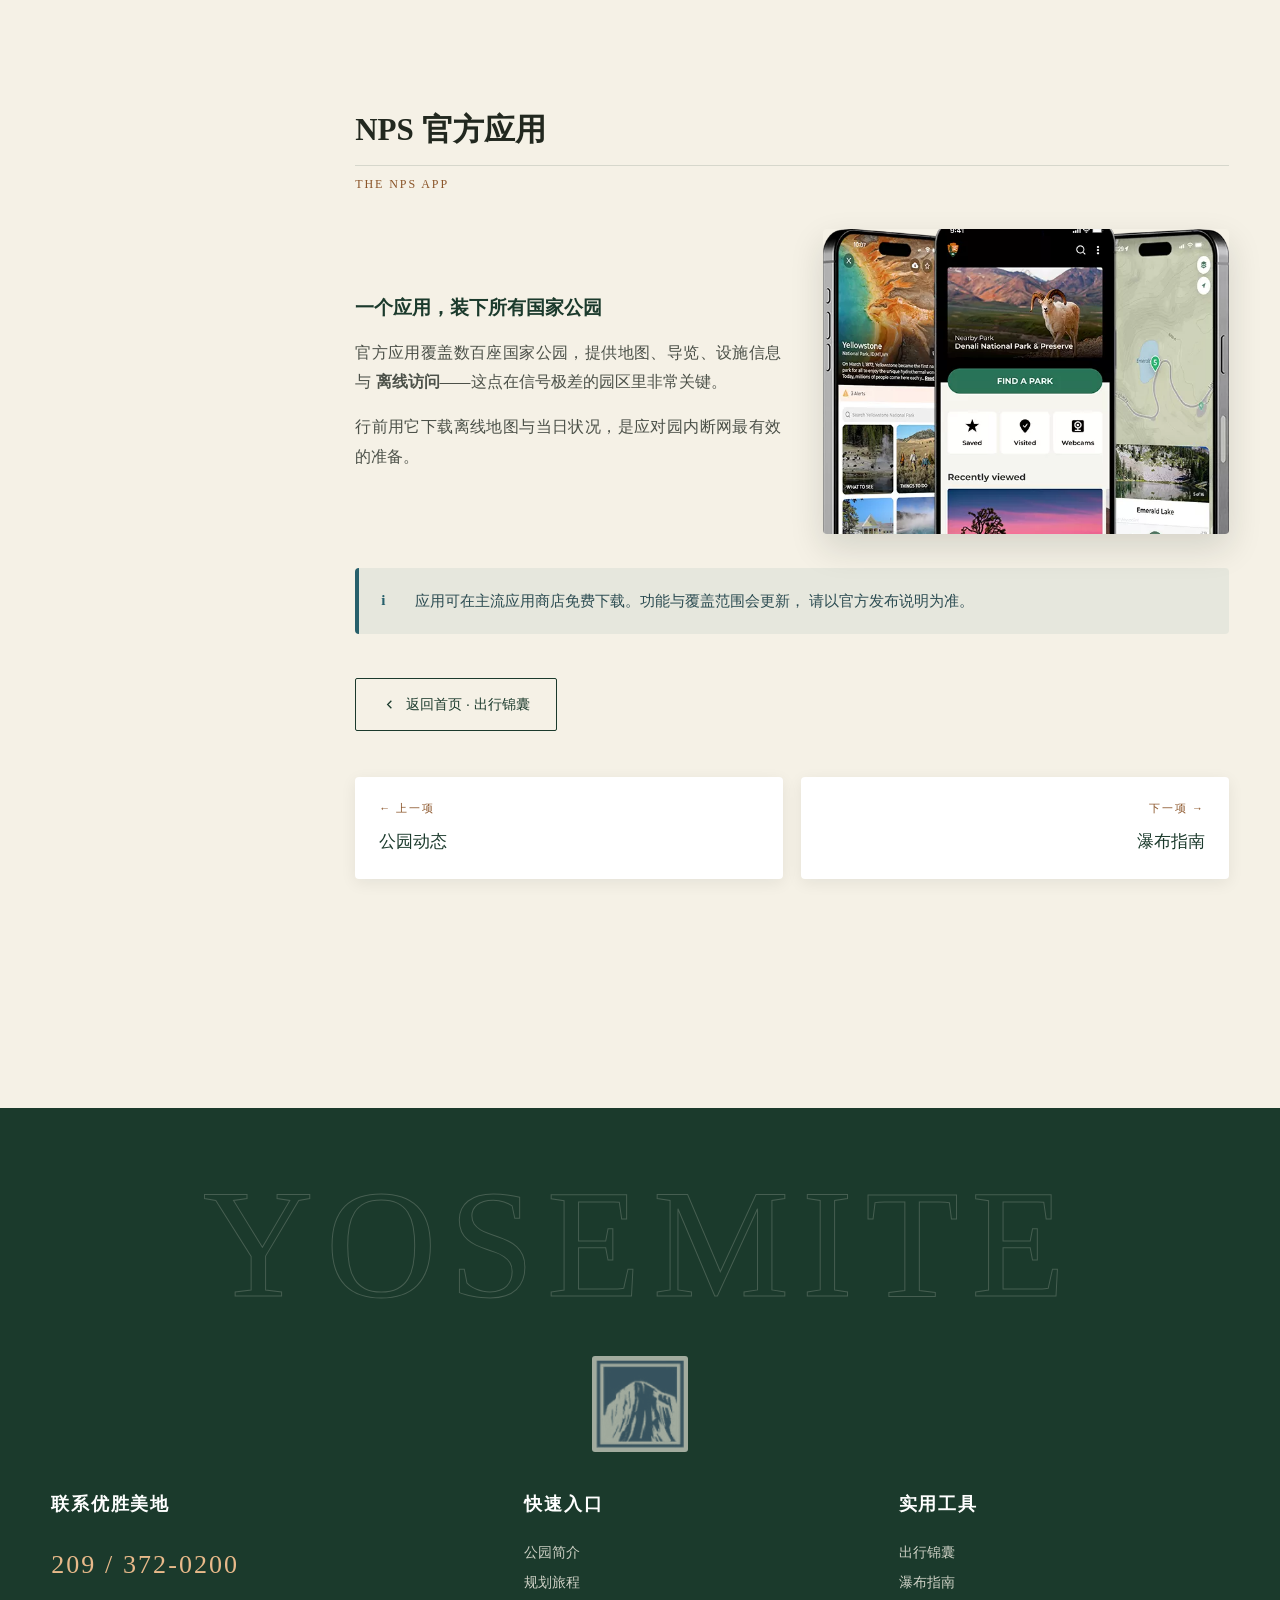
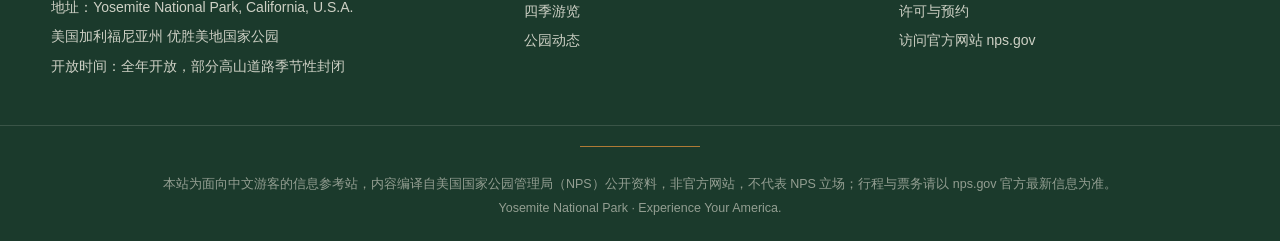
<file: tips.html>
<!DOCTYPE html>
<html lang="zh-CN">
<head>
<meta charset="UTF-8">
<meta name="viewport" content="width=device-width, initial-scale=1.0">
<title>出行锦囊 · 优胜美地国家公园</title>
<meta name="description" content="优胜美地国家公园出行锦囊：许可申请、交通路况、门票年票、步道安全、防熊知识与周边探索的实用建议。">
<meta name="keywords" content="优胜美地攻略,锦囊,许可,路况,门票,安全,防熊,提示">
<meta name="author" content="翻译2401 网站：刘知函 翻译：李昊霖 巨家泽">
<meta name="theme-color" content="#1B3A2C">
<link rel="icon" type="image/png" href="assets/favicon.png">
<link rel="preconnect" href="https://miaoda.feishu.cn" crossorigin>
<link rel="stylesheet" href="https://miaoda.feishu.cn/fonts/css2?family=Marcellus&family=Noto+Serif+SC:wght@500;600;700;900&family=Noto+Sans+SC:wght@300;400;500;700&display=swap">
<link rel="stylesheet" href="css/style.css">
<link rel="stylesheet" href="css/motion.css">
<link rel="stylesheet" href="css/pages.css">
<!-- 设计升级：复古国家公园海报 × 杂志编辑感 -->
<link rel="stylesheet" href="css/design-upgrade.css">
</head>

<body id="top" class="page">

<!-- 纸张颗粒质感层 -->
<div class="grain" aria-hidden="true"></div>
<!-- 阅读进度细线 -->
<div class="read-progress" aria-hidden="true"><i></i></div>

<a class="sr-only" href="#main">跳到主要内容</a>

<header class="topbar is-solid">
  <div class="wrap">
    <a class="brand" href="index.html#top" aria-label="优胜美地国家公园首页">
      <img class="badge" src="assets/logo-emblem.png" alt="" aria-hidden="true" decoding="async">
      <span>
        <b>优胜美地国家公园</b>
        <span>YOSEMITE NATIONAL PARK</span>
      </span>
    </a>

    <nav class="nav" aria-label="主导航">
      <a href="index.html#about">公园简介</a>
      <a href="areas.html">代表区域</a>
      <a href="scenery.html">公园风光</a>
      <a href="plan.html">规划旅程</a>
      <a href="seasons.html">四季游览</a>
      <a href="news.html">公园动态</a>
      <a href="tips.html" class="active">出行锦囊</a>
      <button class="nav-search" aria-label="搜索"
              data-toast="搜索功能演示：请前往 nps.gov 搜索完整内容">
        <svg width="16" height="16" viewBox="0 0 24 24" fill="none" stroke="currentColor" stroke-width="2" aria-hidden="true">
          <circle cx="11" cy="11" r="7"/><path d="m20 20-3.5-3.5"/>
        </svg>
      </button>
    </nav>

    <button class="burger" aria-label="打开菜单" data-drawer-open>
      <i></i><i></i><i></i>
    </button>
  </div>
</header>

<div class="drawer" id="drawer" aria-hidden="true">
  <button class="drawer-close" aria-label="关闭菜单" data-drawer-close>&times;</button>
  <a href="index.html#top">首页</a>
  <a href="index.html#about">公园简介</a>
  <a href="areas.html">代表区域</a>
  <a href="scenery.html">公园风光</a>
  <a href="plan.html">规划旅程</a>
  <a href="seasons.html">四季游览</a>
  <a href="news.html">公园动态</a>
  <a href="tips.html">出行锦囊</a>
</div>

<section class="page-hero" data-section="出行锦囊">
  <img src="assets/sc-elcapitan.jpg" alt="酋长岩花岗岩岩壁" fetchpriority="high">
  <span class="hero-coord tl" aria-hidden="true">37.7456° N · 119.5936° W</span>
  <span class="hero-coord br" aria-hidden="true">YOSEMITE NATIONAL PARK · EST. 1864</span>
  <div class="wrap">
    <div class="eyebrow" data-reveal="down">Practical Tips</div>
    <h1 data-split>出行锦囊</h1>
    <p class="lede" data-reveal="up">
      下面这些经验，多数人是在吃过亏之后才总结出来的。提前读一遍，可以省下排队、找车位、白跑一趟的时间和心情。
    </p>

    <div class="hero-facts" data-reveal="up">
      <div><b>5</b><span>类实用建议</span></div>
      <div><b>1</b><span>个官方应用</span></div>
      <div><b>2L</b><span>每人每天饮水</span></div>
      <div><b>911</b><span>紧急电话</span></div>
    </div>
  </div>
</section>

<div class="page-body">
  <div class="wrap">
    <nav class="crumb" aria-label="面包屑导航">
      <a href="index.html">首页</a>
      <span class="sep">/</span>
      <span class="cur">出行锦囊</span>
    </nav>
  </div>

  <div class="wrap">
    <div class="doc-layout">

      <aside class="doc-toc" aria-label="本页目录">
        <h6>本文目录</h6>
        <ol>
          <li><a href="#permits">许可与预约</a></li>
          <li><a href="#traffic">交通与路况</a></li>
          <li><a href="#fees">门票与年票</a></li>
          <li><a href="#safety">步道与安全</a></li>
          <li><a href="#bears">防熊与野生动物</a></li>
          <li><a href="#nearby">周边探索</a></li>
          <li><a href="#app">NPS 官方应用</a></li>
        </ol>
      </aside>

      <main class="doc-main" id="main">


        <section id="permits" data-reveal-group>
          <h2 data-reveal="up">许可与预约</h2>
          <div class="en-sub" data-reveal="up">Permits</div>

          <p data-reveal="up">
            荒野过夜与半圆顶登顶都需要许可，且部分名额通过<b>抽签</b>发放，
            中签率有限。这类许可的共同特点是：<b>越早准备越有优势</b>。
          </p>

          <ul class="bullets" data-reveal="up">
            <li><strong>荒野许可：</strong>所有过夜徒步都需要，热门线路竞争激烈，建议在开放申请的第一时间提交。</li>
            <li><strong>半圆顶登顶：</strong>仅在钢索开放期间需要许可，先抽签、后放剩余名额。</li>
            <li><strong>营地预约：</strong>多数营地可在 Recreation.gov 提前预订，旺季常提前数月售罄。</li>
            <li><strong>备用思路：</strong>没中签可关注剩余名额释放，或改走不需要许可的日间线路。</li>
          </ul>

          <p data-reveal="up">
            详见 <a class="inline-link" href="permits.html">许可与预约</a>。
          </p>
        </section>

        <section id="traffic" data-reveal-group>
          <h2 data-reveal="up">交通与路况</h2>
          <div class="en-sub" data-reveal="up">Roads &amp; Traffic</div>

          <ul class="bullets" data-reveal="up">
            <li><strong>早出发：</strong>清晨 7 点前抵达入口，通常能避开最长的排队。</li>
            <li><strong>查路况：</strong>蒂奥加路与冰川点路季节性封闭，冬季部分路段要求携带防滑链。</li>
            <li><strong>少挪车：</strong>谷底停车位紧张，把车停在大型停车场后改乘免费班车最省心。</li>
            <li><strong>留足时间：</strong>园内道路限速低、弯道多，导航给出的时间往往偏乐观。</li>
            <li><strong>注意油量：</strong>园内加油点有限，进园前建议加满油。</li>
          </ul>
        </section>

        <section id="fees" data-reveal-group>
          <h2 data-reveal="up">门票与年票</h2>
          <div class="en-sub" data-reveal="up">Fees &amp; Passes</div>

          <ul class="bullets" data-reveal="up">
            <li><strong>按车计费：</strong>私家车门票按车辆收取，7 天内可多次进出，车上乘客不再单独收费。</li>
            <li><strong>年票更划算：</strong>若一年内会去两座以上国家公园，年票通常立刻回本。</li>
            <li><strong>保留票据：</strong>7 天有效期内再次进园需出示，请妥善保存。</li>
            <li><strong>线上与现场：</strong>可在入口现场购票，也可提前在线购买以加快入园。</li>
          </ul>

          <div class="note" data-reveal="up">
            <div class="note-ic">!</div>
            <div>
              费率会调整，<strong>请以 nps.gov 公布的当期价格为准。</strong>
              本页所列金额仅为参考量级。
            </div>
          </div>
        </section>

        <section id="safety" data-reveal-group>
          <h2 data-reveal="up">步道与安全</h2>
          <div class="en-sub" data-reveal="up">Trail Safety</div>

          <ol class="steps" data-reveal="up">
            <li><strong>按体力选线：</strong>谷底海拔约 1,200 米，爬升线路比看起来更耗体力，宁可留余量。</li>
            <li><strong>穿对鞋：</strong>防滑徒步鞋是必需品，尤其是雾径这类常年湿滑的石阶路段。</li>
            <li><strong>带够水：</strong>每人每天至少 2 升，长线要更多。园内取水点有限。</li>
            <li><strong>看天气：</strong>午后雷雨常见，避免在暴露的岩壁上久留，及时下撤。</li>
            <li><strong>告知行程：</strong>把路线与返回时间留给家人或同行者。</li>
            <li><strong>远离急流：</strong>融雪期河水湍急且极冷，绝不靠近湿滑岩石或下水。</li>
          </ol>

          <div class="note safety" data-reveal="up">
            <div class="note-ic">!</div>
            <div>
              <strong>紧急情况：</strong>园内拨打 <b>911</b>；
              非紧急咨询可拨打 <b>209 / 372-0200</b>。
              偏远区域常无手机信号，建议携带卫星通讯设备。
            </div>
          </div>
        </section>

        <section id="bears" data-reveal-group>
          <h2 data-reveal="up">防熊与野生动物</h2>
          <div class="en-sub" data-reveal="up">Bears &amp; Wildlife</div>

          <div class="media-row" data-reveal="up">
            <div class="media-img">
              <img src="assets/feat-wildlife.jpg" alt="优胜美地森林中的野生动物栖息地" loading="lazy">
            </div>
            <div class="media-txt">
              <h3>园内栖息着约 500 头黑熊</h3>
              <p>
                优胜美地的黑熊早已学会把人类与食物联系起来。
                一旦熊尝到人类食物，往往会变得主动索食，最终不得不被人道处理。
              </p>
              <p>
                因此所有食物与有气味物品都必须<b>妥善存放</b>——
                这不是建议，而是园区的硬性规定。
              </p>
            </div>
          </div>

          <ul class="bullets" data-reveal="up">
            <li><strong>存放食物：</strong>使用防熊箱，或锁进车内并遮盖可见部分；切勿放在帐篷里。</li>
            <li><strong>清理现场：</strong>不要留下任何食物残渣、包装或带有气味的物品。</li>
            <li><strong>保持距离：</strong>观赏野生动物时保持安全距离，不要投喂、不要追逐。</li>
            <li><strong>遇到熊时：</strong>不要奔跑，冷静后退、让自己显得高大，并用坚定语气说话驱离。</li>
            <li><strong>其他动物：</strong>松鼠、鹿与浣熊同样会翻找食物，请一视同仁地收好物品。</li>
          </ul>
        </section>

        <section id="nearby" data-reveal-group>
          <h2 data-reveal="up">周边探索</h2>
          <div class="en-sub" data-reveal="up">Beyond the Park</div>

          <p data-reveal="up">
            若行程还有富余，园区外围也有值得顺路一游的去处。
            它们通常人少、费用低，还能换个角度理解这片山地。
          </p>

          <div class="card-grid" data-reveal="up">
            <div class="info-card"><span class="num">01</span><h4>周边国家森林</h4><p>园区外围被国家森林环绕，露营与徒步限制更少，适合想避开人潮的旅行者。</p></div>
            <div class="info-card"><span class="num">02</span><h4>历史小镇</h4><p>入口外的小镇提供餐饮、住宿与补给，是园外落脚的主要选择。</p></div>
            <div class="info-card"><span class="num">03</span><h4>相邻景区</h4><p>沿东部公路可串联其他高山景区，适合安排多日环线。</p></div>
            <div class="info-card"><span class="num">04</span><h4>观星点</h4><p>远离谷底灯光的区域夜空极佳，是欣赏银河的好位置。</p></div>
          </div>
        </section>

        <section id="app" data-reveal-group>
          <h2 data-reveal="up">NPS 官方应用</h2>
          <div class="en-sub" data-reveal="up">The NPS App</div>

          <div class="media-row flip" data-reveal="up">
            <div class="media-img">
              <img src="assets/nps.png" alt="美国国家公园管理局官方手机应用界面" loading="lazy">
            </div>
            <div class="media-txt">
              <h3>一个应用，装下所有国家公园</h3>
              <p>
                官方应用覆盖数百座国家公园，提供地图、导览、设施信息与
                <b>离线访问</b>——这点在信号极差的园区里非常关键。
              </p>
              <p>
                行前用它下载离线地图与当日状况，是应对园内断网最有效的准备。
              </p>
            </div>
          </div>

          <div class="note info" data-reveal="up">
            <div class="note-ic">i</div>
            <div>
              应用可在主流应用商店免费下载。功能与覆盖范围会更新，
              请以官方发布说明为准。
            </div>
          </div>
          <div data-reveal="up" style="margin-top:34px">
            <a class="back-home" href="index.html#tips">
              <svg width="15" height="15" viewBox="0 0 24 24" fill="none" stroke="currentColor" stroke-width="2" aria-hidden="true">
                <path d="m15 18-6-6 6-6"/>
              </svg>
              返回首页 · 出行锦囊
            </a>
          </div>

          <nav class="page-nav" aria-label="页面导航">
            <a class="prev" href="news.html">
              <span class="dir">← 上一项</span>
              <span class="ttl">公园动态</span>
            </a>
            <a class="next" href="waterfalls.html">
              <span class="dir">下一项 →</span>
              <span class="ttl">瀑布指南</span>
            </a>
          </nav>
        </section>

      </main>
    </div>
  </div>
</div>

<footer class="footer">
  <div class="footer-watermark" aria-hidden="true">YOSEMITE</div>
  <div class="footer-badge" aria-hidden="true">
      <img class="badge" src="assets/logo-emblem.png" alt="" aria-hidden="true" decoding="async">
  </div>
  <div class="wrap footer-grid">
    <div>
      <h5>联系优胜美地</h5>
      <p class="hotline">209 / 372-0200</p>
      <p>地址：Yosemite National Park, California, U.S.A.<br>美国加利福尼亚州 优胜美地国家公园</p>
      <p>开放时间：全年开放，部分高山道路季节性封闭</p>
    </div>

    <div>
      <h5>快速入口</h5>
      <ul>
        <li><a href="index.html#about">公园简介</a></li>
        <li><a href="plan.html">规划旅程</a></li>
        <li><a href="seasons.html">四季游览</a></li>
        <li><a href="news.html">公园动态</a></li>
      </ul>
    </div>

    <div>
      <h5>实用工具</h5>
      <ul>
        <li><a href="tips.html">出行锦囊</a></li>
        <li><a href="waterfalls.html">瀑布指南</a></li>
        <li><a href="permits.html">许可与预约</a></li>
        <li><a href="https://www.nps.gov/yose/index.htm" target="_blank" rel="noopener">访问官方网站 nps.gov</a></li>
      </ul>
    </div>
  </div>

  <div class="footer-note">
    本站为面向中文游客的信息参考站，内容编译自美国国家公园管理局（NPS）公开资料，非官方网站，不代表 NPS 立场；行程与票务请以 nps.gov 官方最新信息为准。<br>
    Yosemite National Park · Experience Your America.
  </div>
</footer>

<div class="floatbar">
  <a class="fb-btn" href="tel:2093720200" aria-label="电话咨询">
    <svg width="20" height="20" viewBox="0 0 24 24" fill="none" stroke="#fff" stroke-width="1.8" aria-hidden="true">
      <path d="M5 4h4l2 5-2.5 1.5a11 11 0 0 0 5 5L15 13l5 2v4a2 2 0 0 1-2 2A16 16 0 0 1 3 6a2 2 0 0 1 2-2z"/>
    </svg>
    <span class="pop">209 / 372-0200</span>
  </a>
  <a class="fb-btn" href="plan.html" aria-label="规划旅程">
    <svg width="20" height="20" viewBox="0 0 24 24" fill="none" stroke="#fff" stroke-width="1.8" aria-hidden="true">
      <path d="M9 20 3 17V4l6 3 6-3 6 3v13l-6-3-6 3z"/><path d="M9 7v13M15 4v13"/>
    </svg>
    <span class="pop">规划旅程</span>
  </a>
  <button class="fb-btn to-top" id="toTop" aria-label="返回顶部">
    <svg width="20" height="20" viewBox="0 0 24 24" fill="none" stroke="#fff" stroke-width="1.8" aria-hidden="true">
      <path d="m6 14 6-6 6 6"/>
    </svg>
  </button>
</div>

<div class="toast" id="toast" role="status" aria-live="polite"></div>

<script src="js/main.js"></script>
<script src="js/motion.js"></script>
<script src="js/pages.js"></script>
</body>
</html>
</file>
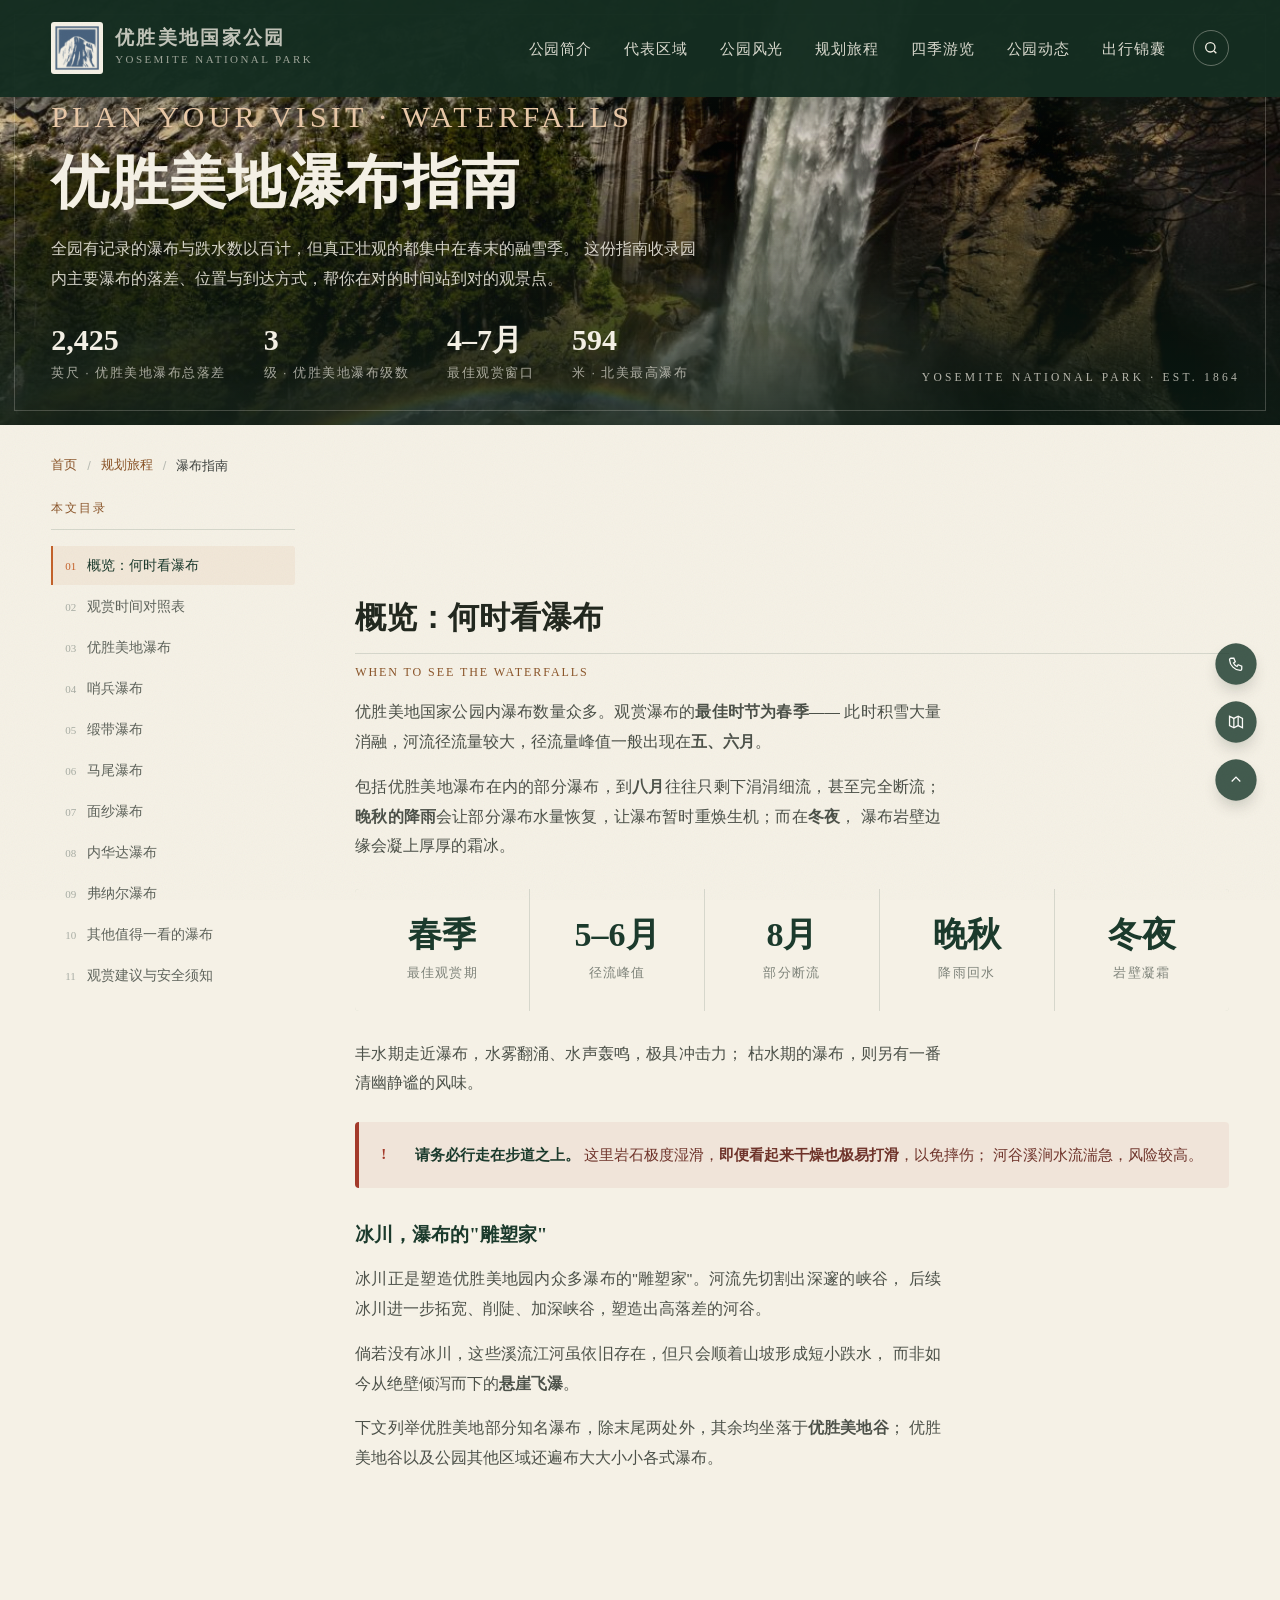
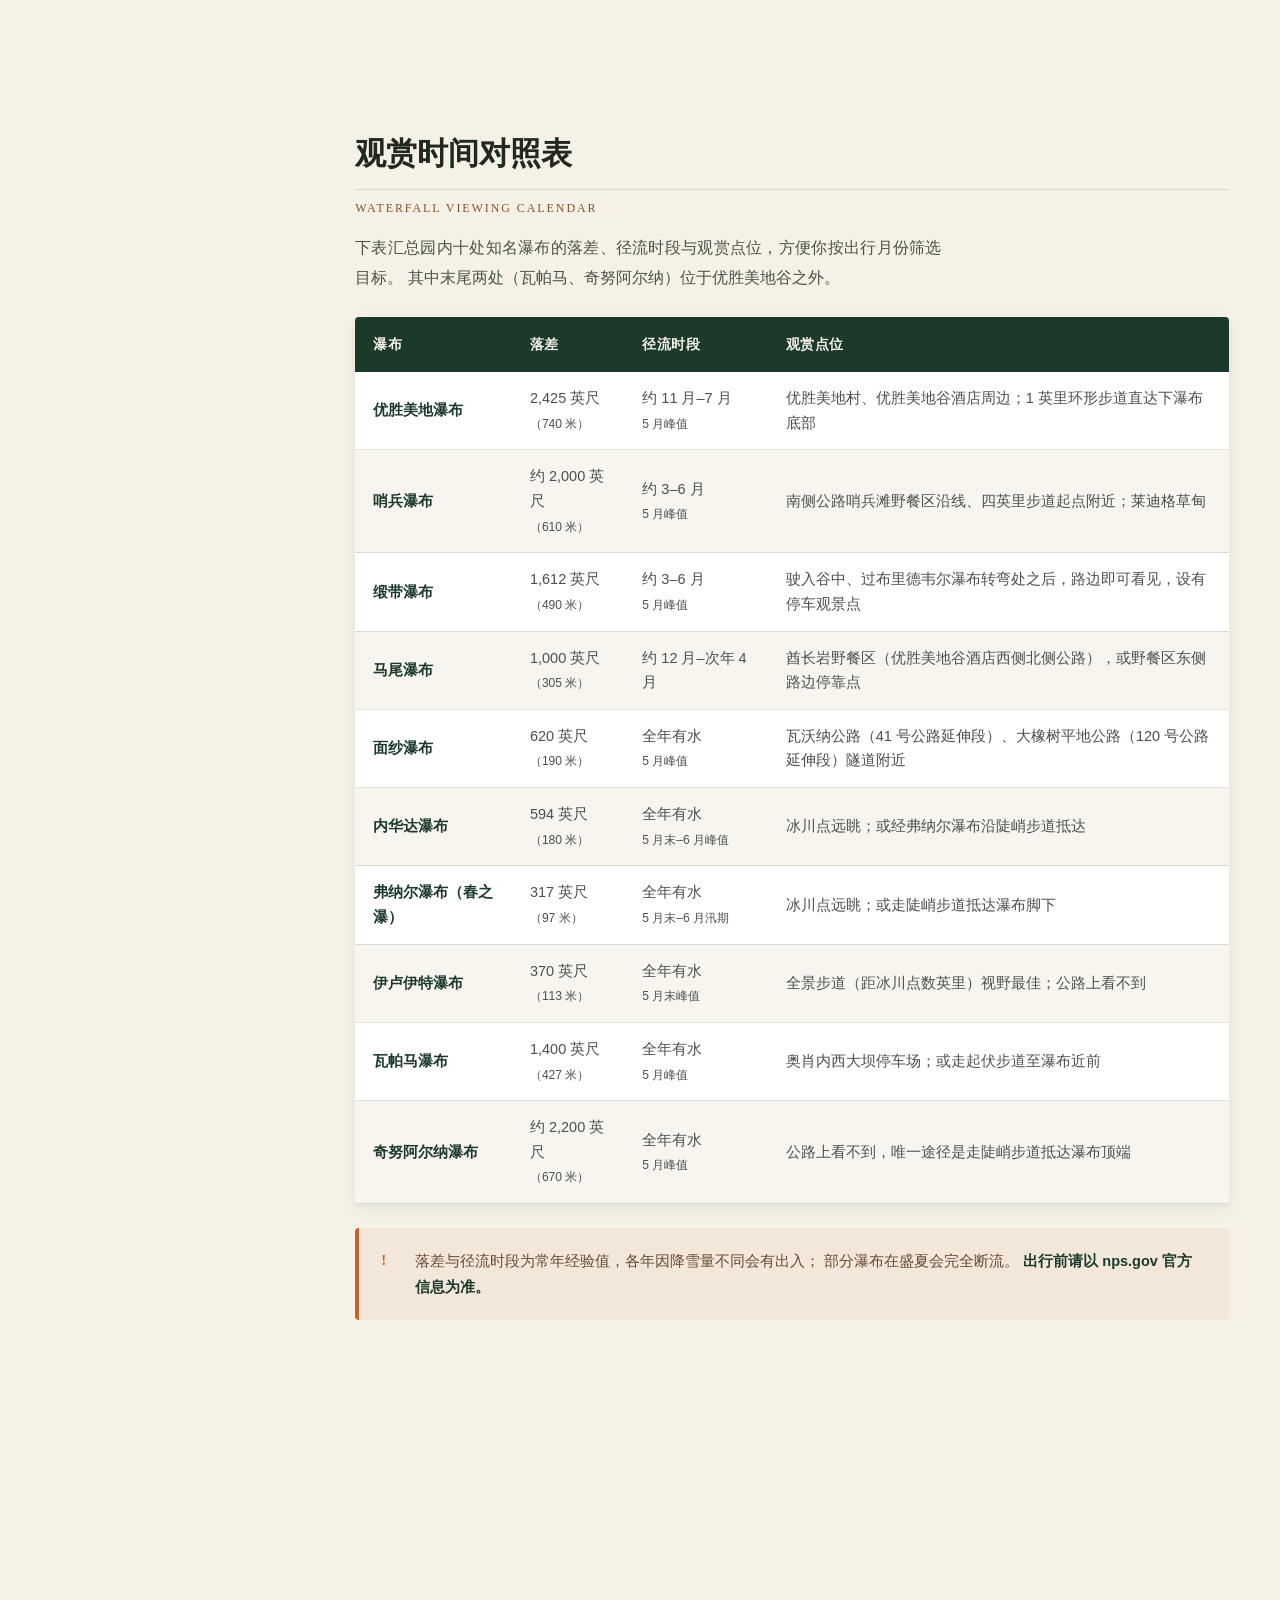
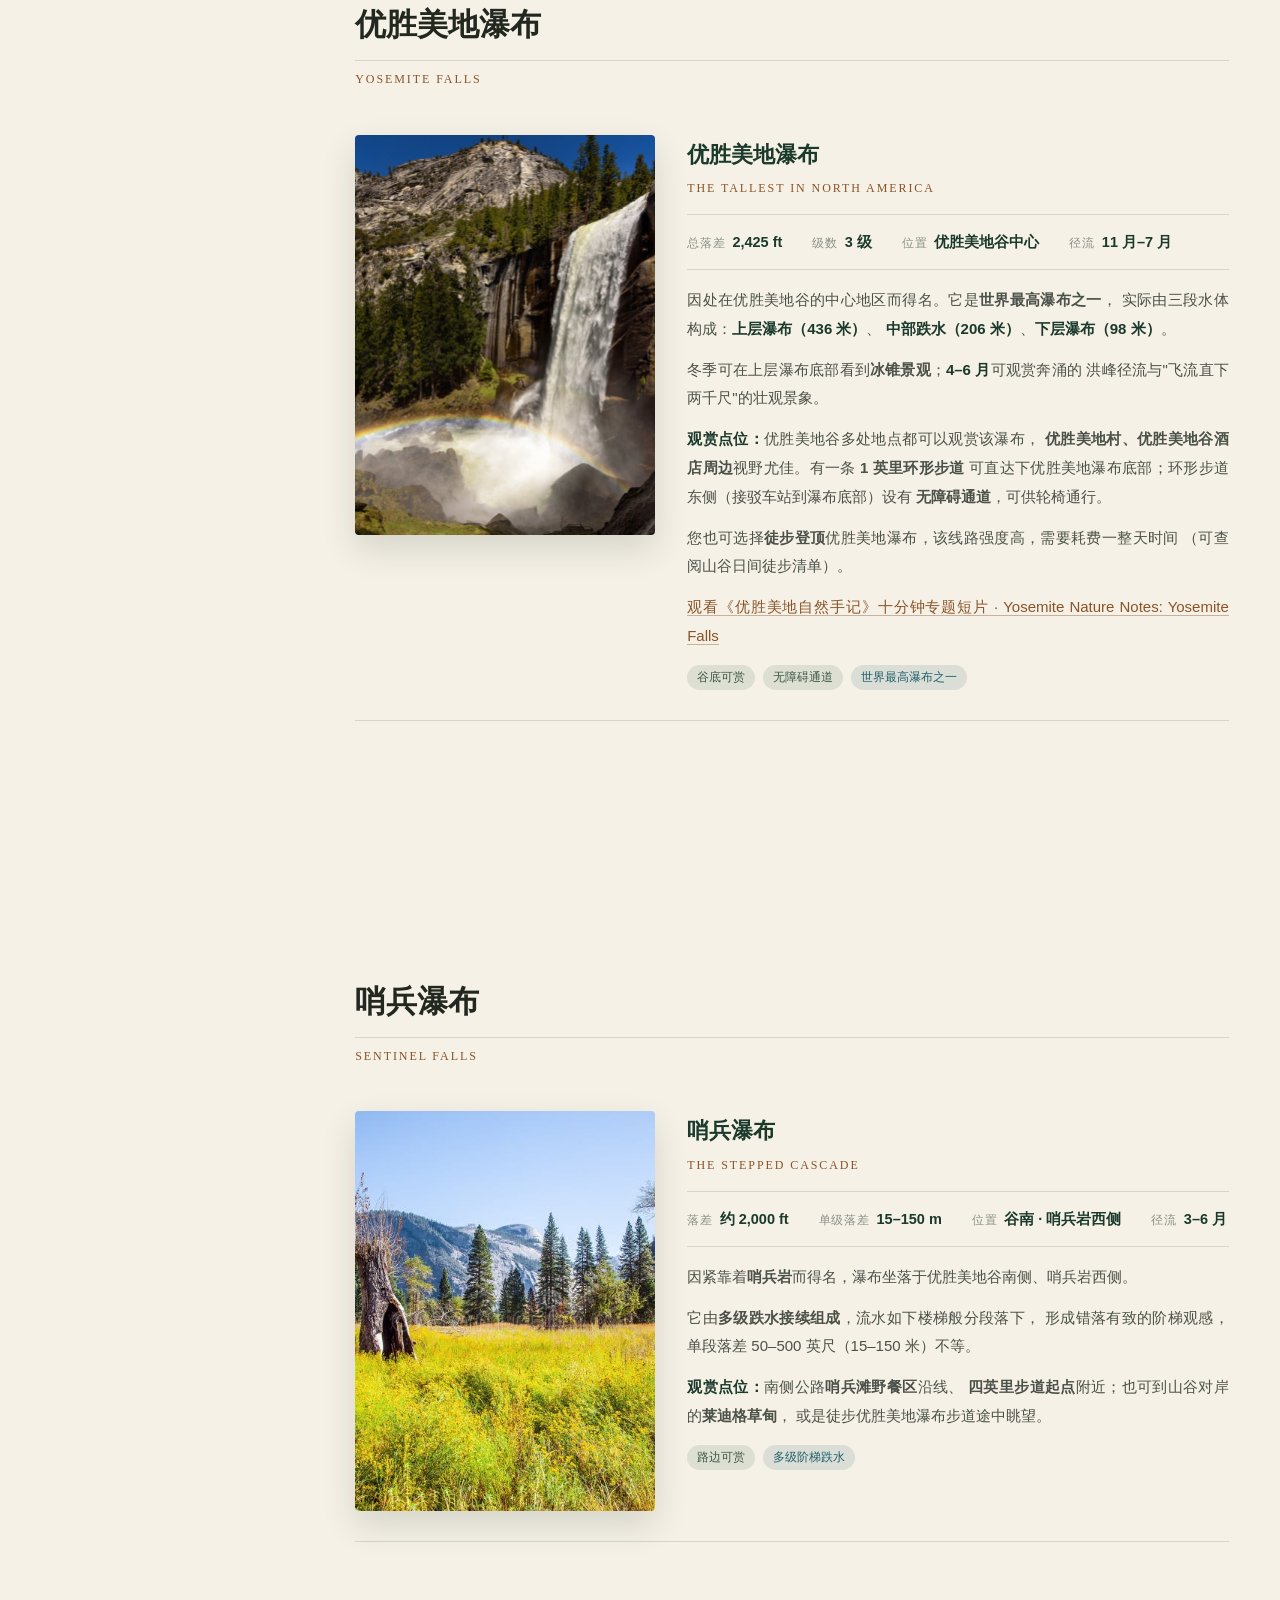
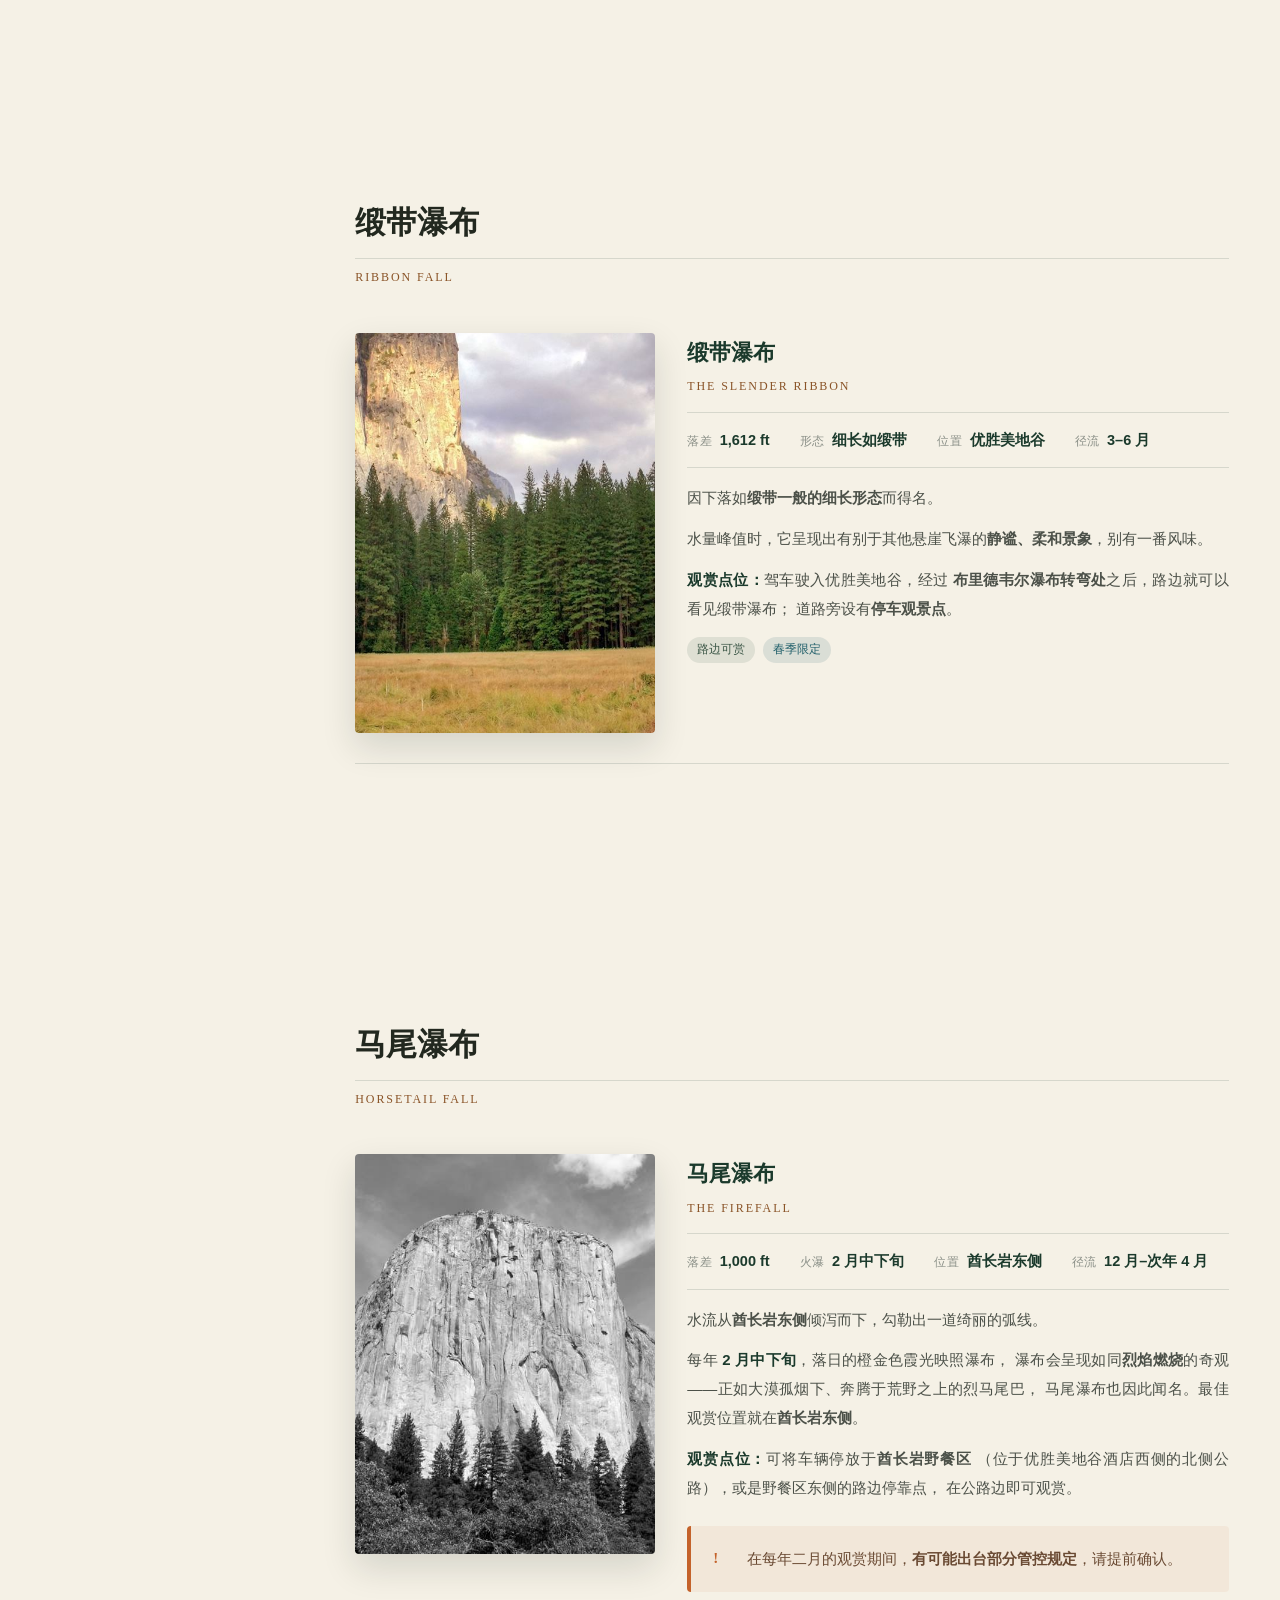
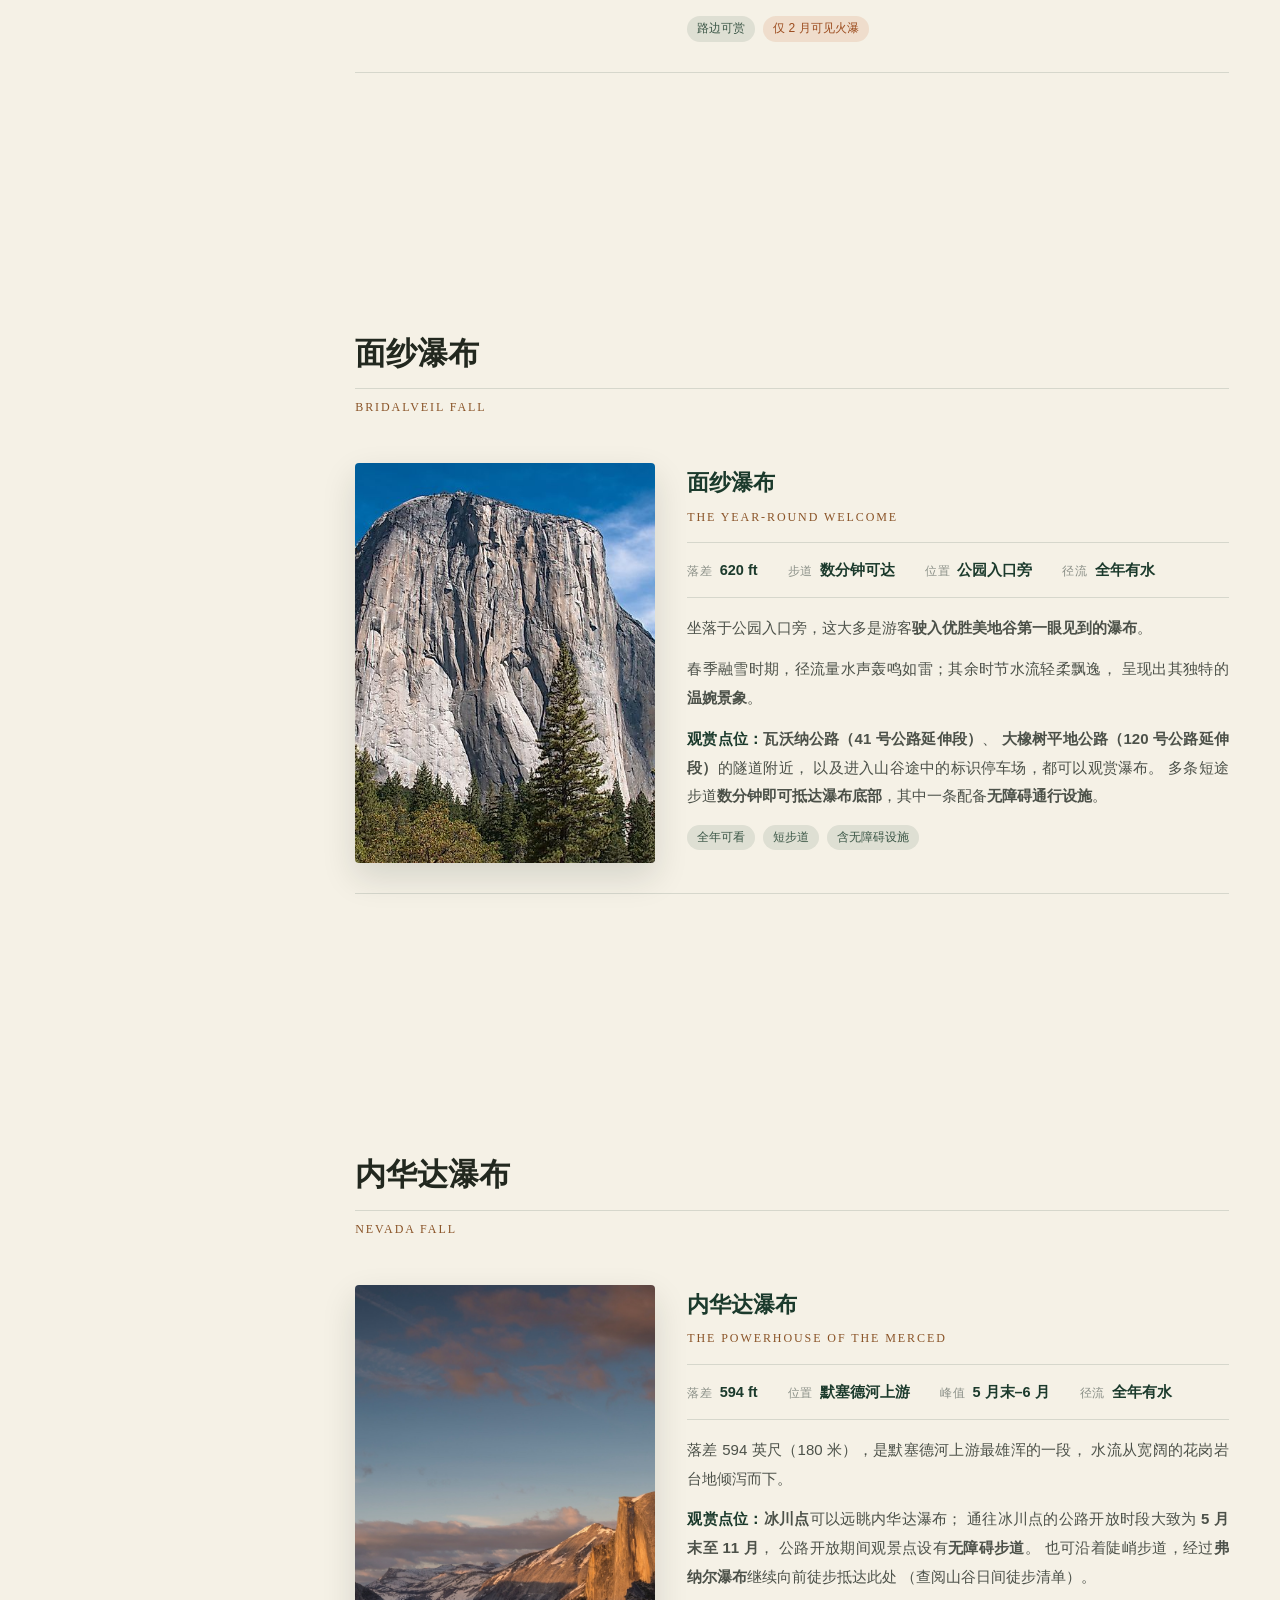
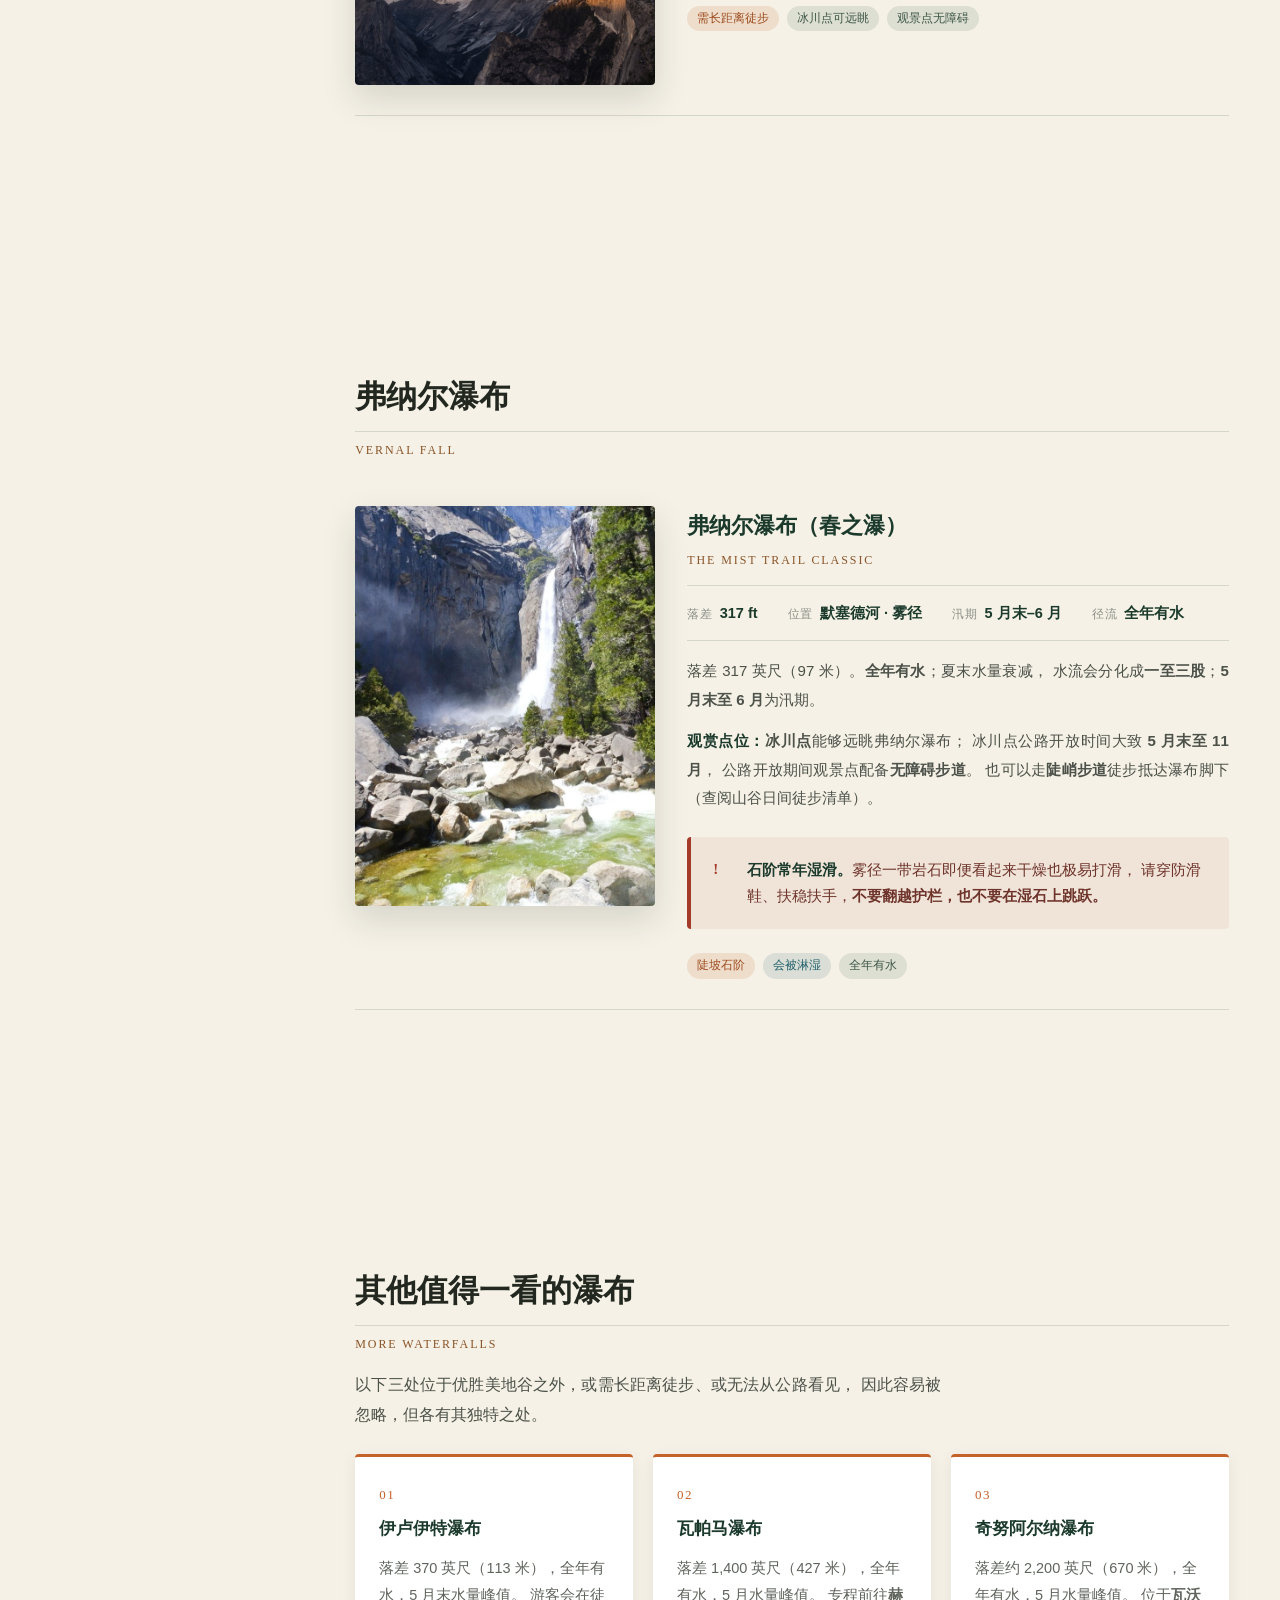
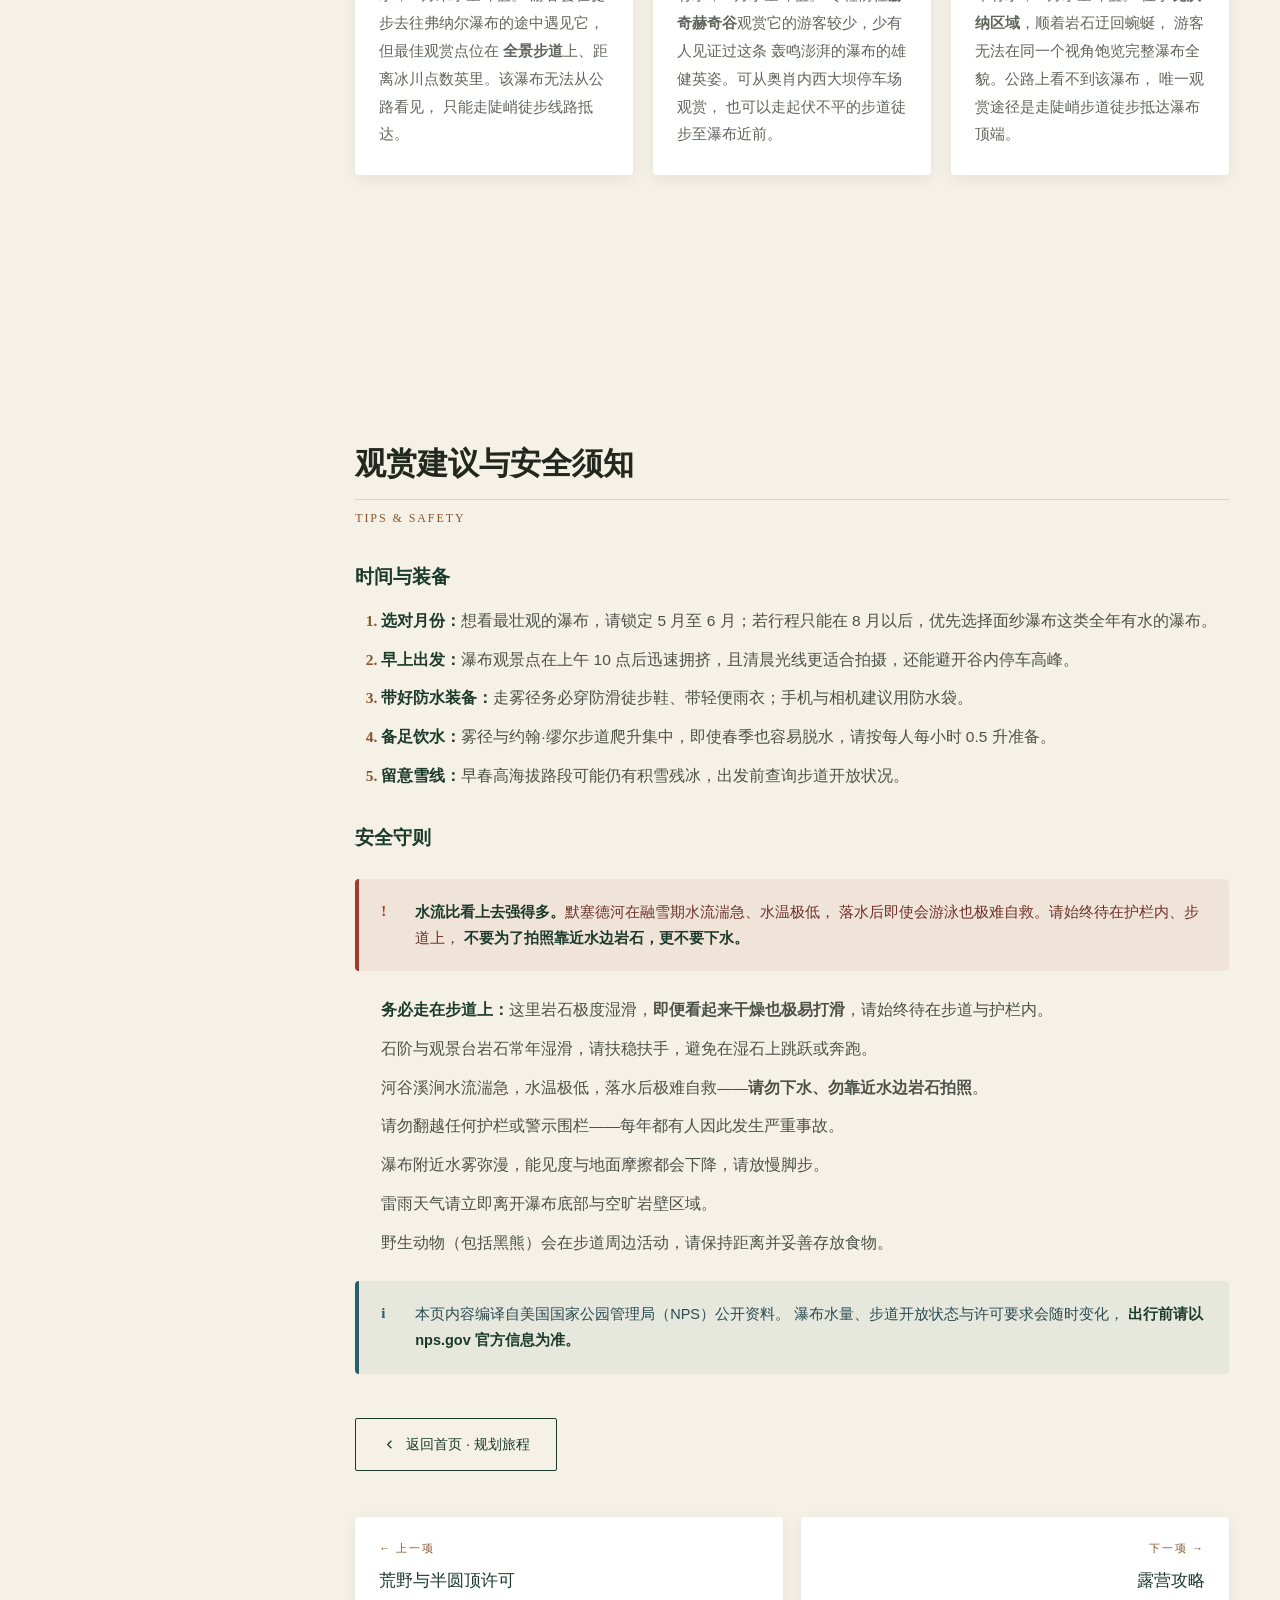
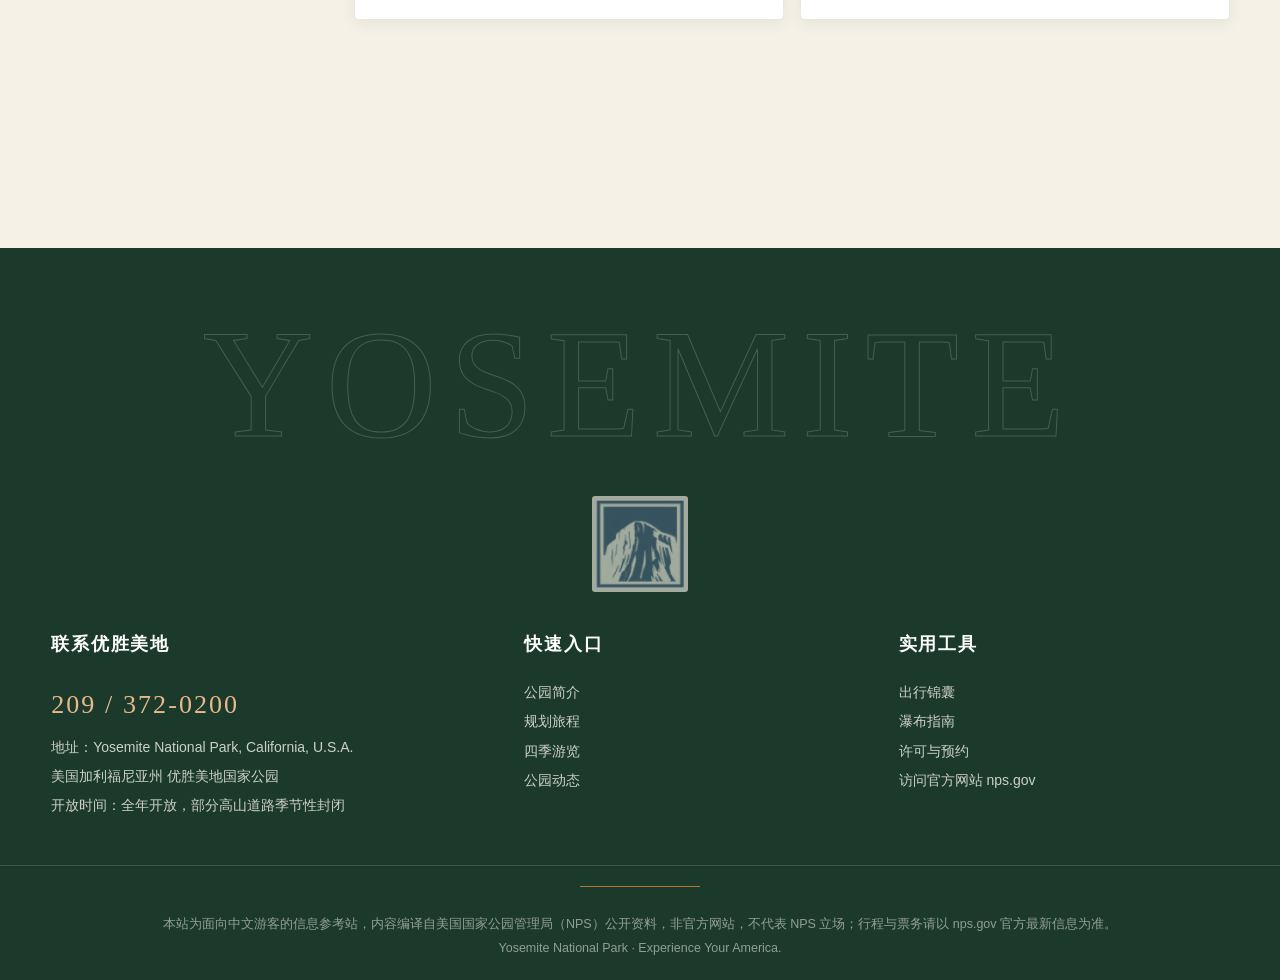
<file: waterfalls.html>
<!DOCTYPE html>
<html lang="zh-CN">
<head>
<meta charset="UTF-8">
<meta name="viewport" content="width=device-width, initial-scale=1.0">
<title>瀑布指南 · 优胜美地国家公园</title>
<meta name="description" content="优胜美地国家公园瀑布指南：优胜美地瀑布、哨兵瀑布、缎带瀑布、马尾瀑布、面纱瀑布、内华达瀑布、弗纳尔瀑布等十处瀑布的落差、径流时段与观赏点位。">
<meta name="keywords" content="优胜美地瀑布,约塞米蒂瀑布,哨兵瀑布,缎带瀑布,马尾瀑布,面纱瀑布,内华达瀑布,弗纳尔瀑布,Yosemite Falls,Horsetail Fall,Bridalveil Fall">
<meta name="author" content="翻译2401 网站：刘知函 翻译：李昊霖 巨家泽">
<meta name="theme-color" content="#1B3A2C">
<link rel="icon" type="image/png" href="assets/favicon.png">
<link rel="preconnect" href="https://miaoda.feishu.cn" crossorigin>
<link rel="stylesheet" href="https://miaoda.feishu.cn/fonts/css2?family=Marcellus&family=Noto+Serif+SC:wght@500;600;700;900&family=Noto+Sans+SC:wght@300;400;500;700&display=swap">
<link rel="stylesheet" href="css/style.css">
<link rel="stylesheet" href="css/motion.css">
<link rel="stylesheet" href="css/pages.css">
<!-- 设计升级：复古国家公园海报 × 杂志编辑感 -->
<link rel="stylesheet" href="css/design-upgrade.css">
</head>

<body id="top" class="page">

<!-- 纸张颗粒质感层 -->
<div class="grain" aria-hidden="true"></div>
<!-- 阅读进度细线 -->
<div class="read-progress" aria-hidden="true"><i></i></div>

<a class="sr-only" href="#main">跳到主要内容</a>

<!-- =========================================================
     顶部导航（内页版：链接回到首页对应锚点）
     ========================================================= -->
<header class="topbar is-solid">
  <div class="wrap">
    <a class="brand" href="index.html#top" aria-label="优胜美地国家公园首页">
      <img class="badge" src="assets/logo-emblem.png" alt="" aria-hidden="true" decoding="async">
      <span>
        <b>优胜美地国家公园</b>
        <span>YOSEMITE NATIONAL PARK</span>
      </span>
    </a>

    <nav class="nav" aria-label="主导航">
      <a href="index.html#about">公园简介</a>
      <a href="areas.html">代表区域</a>
      <a href="scenery.html">公园风光</a>
      <a href="plan.html">规划旅程</a>
      <a href="seasons.html">四季游览</a>
      <a href="news.html">公园动态</a>
      <a href="tips.html">出行锦囊</a>
      <button class="nav-search" aria-label="搜索"
              data-toast="搜索功能演示：请前往 nps.gov 搜索完整内容">
        <svg width="16" height="16" viewBox="0 0 24 24" fill="none" stroke="currentColor" stroke-width="2" aria-hidden="true">
          <circle cx="11" cy="11" r="7"/><path d="m20 20-3.5-3.5"/>
        </svg>
      </button>
    </nav>

    <button class="burger" aria-label="打开菜单" data-drawer-open>
      <i></i><i></i><i></i>
    </button>
  </div>
</header>

<!-- 移动端抽屉菜单 -->
<div class="drawer" id="drawer" aria-hidden="true">
  <button class="drawer-close" aria-label="关闭菜单" data-drawer-close>&times;</button>
  <a href="index.html#top">首页</a>
  <a href="index.html#about">公园简介</a>
  <a href="areas.html">代表区域</a>
  <a href="scenery.html">公园风光</a>
  <a href="plan.html">规划旅程</a>
  <a href="seasons.html">四季游览</a>
  <a href="news.html">公园动态</a>
  <a href="tips.html">出行锦囊</a>
</div>

<!-- =========================================================
     页头横幅
     ========================================================= -->
<section class="page-hero" data-section="瀑布指南">
  <img src="assets/banner-falls.jpg" alt="春季融雪时节的优胜美地瀑布，水雾中横跨一道彩虹" fetchpriority="high">
  <span class="hero-coord tl" aria-hidden="true">37.7456° N · 119.5936° W</span>
  <span class="hero-coord br" aria-hidden="true">YOSEMITE NATIONAL PARK · EST. 1864</span>
  <div class="wrap">
    <div class="eyebrow" data-reveal="down">Plan Your Visit · Waterfalls</div>
    <h1 data-split>优胜美地瀑布指南</h1>
    <p class="lede" data-reveal="up">
      全园有记录的瀑布与跌水数以百计，但真正壮观的都集中在春末的融雪季。
      这份指南收录园内主要瀑布的落差、位置与到达方式，帮你在对的时间站到对的观景点。
    </p>

    <div class="hero-facts" data-reveal="up">
      <div><b>2,425</b><span>英尺 · 优胜美地瀑布总落差</span></div>
      <div><b>3</b><span>级 · 优胜美地瀑布级数</span></div>
      <div><b>4–7月</b><span>最佳观赏窗口</span></div>
      <div><b>594</b><span>米 · 北美最高瀑布</span></div>
    </div>
  </div>
</section>

<!-- =========================================================
     面包屑
     ========================================================= -->
<div class="page-body">
  <div class="wrap">
    <nav class="crumb" aria-label="面包屑导航">
      <a href="index.html">首页</a>
      <span class="sep">/</span>
      <a href="plan.html">规划旅程</a>
      <span class="sep">/</span>
      <span class="cur">瀑布指南</span>
    </nav>
  </div>

  <!-- =======================================================
       正文：侧边目录 + 内容
       ======================================================= -->
  <div class="wrap">
    <div class="doc-layout">

      <!-- 侧边目录 -->
      <aside class="doc-toc" aria-label="本页目录">
        <h6>本文目录</h6>
        <ol>
          <li><a href="#overview">概览：何时看瀑布</a></li>
          <li><a href="#table">观赏时间对照表</a></li>
          <li><a href="#yosemite">优胜美地瀑布</a></li>
          <li><a href="#sentinel">哨兵瀑布</a></li>
          <li><a href="#ribbon">缎带瀑布</a></li>
          <li><a href="#horsetail">马尾瀑布</a></li>
          <li><a href="#bridalveil">面纱瀑布</a></li>
          <li><a href="#nevada">内华达瀑布</a></li>
          <li><a href="#vernal">弗纳尔瀑布</a></li>
          <li><a href="#others">其他值得一看的瀑布</a></li>
          <li><a href="#tips">观赏建议与安全须知</a></li>
        </ol>
      </aside>

      <!-- 主内容 -->
      <main class="doc-main" id="main">

        <!-- 概览 -->
        <section id="overview" data-reveal-group>
          <h2 data-reveal="up">概览：何时看瀑布</h2>
          <div class="en-sub" data-reveal="up">When to See the Waterfalls</div>

          <p data-reveal="up">
            优胜美地国家公园内瀑布数量众多。观赏瀑布的<b>最佳时节为春季</b>——
            此时积雪大量消融，河流径流量较大，径流量峰值一般出现在<b>五、六月</b>。
          </p>
          <p data-reveal="up">
            包括优胜美地瀑布在内的部分瀑布，到<b>八月</b>往往只剩下涓涓细流，甚至完全断流；
            <b>晚秋的降雨</b>会让部分瀑布水量恢复，让瀑布暂时重焕生机；而在<b>冬夜</b>，
            瀑布岩壁边缘会凝上厚厚的霜冰。
          </p>

          <div class="fact-bar" data-reveal="up">
            <div><b>春季</b><span>最佳观赏期</span></div>
            <div><b>5–6月</b><span>径流峰值</span></div>
            <div><b>8月</b><span>部分断流</span></div>
            <div><b>晚秋</b><span>降雨回水</span></div>
            <div><b>冬夜</b><span>岩壁凝霜</span></div>
          </div>

          <p data-reveal="up">
            丰水期走近瀑布，水雾翻涌、水声轰鸣，极具冲击力；
            枯水期的瀑布，则另有一番清幽静谧的风味。
          </p>

          <div class="note safety" data-reveal="up">
            <div class="note-ic">!</div>
            <div>
              <strong>请务必行走在步道之上。</strong>
              这里岩石极度湿滑，<b>即便看起来干燥也极易打滑</b>，以免摔伤；
              河谷溪涧水流湍急，风险较高。
            </div>
          </div>

          <h3 data-reveal="up">冰川，瀑布的"雕塑家"</h3>
          <p data-reveal="up">
            冰川正是塑造优胜美地园内众多瀑布的"雕塑家"。河流先切割出深邃的峡谷，
            后续冰川进一步拓宽、削陡、加深峡谷，塑造出高落差的河谷。
          </p>
          <p data-reveal="up">
            倘若没有冰川，这些溪流江河虽依旧存在，但只会顺着山坡形成短小跌水，
            而非如今从绝壁倾泻而下的<b>悬崖飞瀑</b>。
          </p>
          <p data-reveal="up">
            下文列举优胜美地部分知名瀑布，除末尾两处外，其余均坐落于<b>优胜美地谷</b>；
            优胜美地谷以及公园其他区域还遍布大大小小各式瀑布。
          </p>
        </section>

        <!-- 对照表 -->
        <section id="table" data-reveal-group>
          <h2 data-reveal="up">观赏时间对照表</h2>
          <div class="en-sub" data-reveal="up">Waterfall Viewing Calendar</div>

          <p data-reveal="up">
            下表汇总园内十处知名瀑布的落差、径流时段与观赏点位，方便你按出行月份筛选目标。
            其中末尾两处（瓦帕马、奇努阿尔纳）位于优胜美地谷之外。
          </p>

          <div class="table-wrap" data-reveal="up">
            <table class="data">
              <thead>
                <tr>
                  <th>瀑布</th>
                  <th>落差</th>
                  <th>径流时段</th>
                  <th>观赏点位</th>
                </tr>
              </thead>
              <tbody>
                <tr>
                  <td>优胜美地瀑布</td>
                  <td>2,425 英尺<br><small>（740 米）</small></td>
                  <td>约 11 月–7 月<br><small>5 月峰值</small></td>
                  <td>优胜美地村、优胜美地谷酒店周边；1 英里环形步道直达下瀑布底部</td>
                </tr>
                <tr>
                  <td>哨兵瀑布</td>
                  <td>约 2,000 英尺<br><small>（610 米）</small></td>
                  <td>约 3–6 月<br><small>5 月峰值</small></td>
                  <td>南侧公路哨兵滩野餐区沿线、四英里步道起点附近；莱迪格草甸</td>
                </tr>
                <tr>
                  <td>缎带瀑布</td>
                  <td>1,612 英尺<br><small>（490 米）</small></td>
                  <td>约 3–6 月<br><small>5 月峰值</small></td>
                  <td>驶入谷中、过布里德韦尔瀑布转弯处之后，路边即可看见，设有停车观景点</td>
                </tr>
                <tr>
                  <td>马尾瀑布</td>
                  <td>1,000 英尺<br><small>（305 米）</small></td>
                  <td>约 12 月–次年 4 月</td>
                  <td>酋长岩野餐区（优胜美地谷酒店西侧北侧公路），或野餐区东侧路边停靠点</td>
                </tr>
                <tr>
                  <td>面纱瀑布</td>
                  <td>620 英尺<br><small>（190 米）</small></td>
                  <td>全年有水<br><small>5 月峰值</small></td>
                  <td>瓦沃纳公路（41 号公路延伸段）、大橡树平地公路（120 号公路延伸段）隧道附近</td>
                </tr>
                <tr>
                  <td>内华达瀑布</td>
                  <td>594 英尺<br><small>（180 米）</small></td>
                  <td>全年有水<br><small>5 月末–6 月峰值</small></td>
                  <td>冰川点远眺；或经弗纳尔瀑布沿陡峭步道抵达</td>
                </tr>
                <tr>
                  <td>弗纳尔瀑布（春之瀑）</td>
                  <td>317 英尺<br><small>（97 米）</small></td>
                  <td>全年有水<br><small>5 月末–6 月汛期</small></td>
                  <td>冰川点远眺；或走陡峭步道抵达瀑布脚下</td>
                </tr>
                <tr>
                  <td>伊卢伊特瀑布</td>
                  <td>370 英尺<br><small>（113 米）</small></td>
                  <td>全年有水<br><small>5 月末峰值</small></td>
                  <td>全景步道（距冰川点数英里）视野最佳；公路上看不到</td>
                </tr>
                <tr>
                  <td>瓦帕马瀑布</td>
                  <td>1,400 英尺<br><small>（427 米）</small></td>
                  <td>全年有水<br><small>5 月峰值</small></td>
                  <td>奥肖内西大坝停车场；或走起伏步道至瀑布近前</td>
                </tr>
                <tr>
                  <td>奇努阿尔纳瀑布</td>
                  <td>约 2,200 英尺<br><small>（670 米）</small></td>
                  <td>全年有水<br><small>5 月峰值</small></td>
                  <td>公路上看不到，唯一途径是走陡峭步道抵达瀑布顶端</td>
                </tr>
              </tbody>
            </table>
          </div>

          <div class="note" data-reveal="up">
            <div class="note-ic">!</div>
            <div>
              落差与径流时段为常年经验值，各年因降雪量不同会有出入；
              部分瀑布在盛夏会完全断流。
              <strong>出行前请以 nps.gov 官方信息为准。</strong>
            </div>
          </div>
        </section>

        <!-- 优胜美地瀑布 -->
        <section id="yosemite" data-reveal-group>
          <h2 data-reveal="up">优胜美地瀑布</h2>
          <div class="en-sub" data-reveal="up">Yosemite Falls</div>

          <div class="falls-item" data-reveal="up">
            <div class="fi-img">
              <img src="assets/banner-falls.jpg" alt="优胜美地瀑布上部，水流自花岗岩绝壁倾泻而下" loading="lazy">
            </div>
            <div class="fi-body">
              <h3>优胜美地瀑布</h3>
              <div class="fi-en">The Tallest in North America</div>

              <div class="fi-stats">
                <div><span class="k">总落差</span><span class="v">2,425 ft</span></div>
                <div><span class="k">级数</span><span class="v">3 级</span></div>
                <div><span class="k">位置</span><span class="v">优胜美地谷中心</span></div>
                <div><span class="k">径流</span><span class="v">11 月–7 月</span></div>
              </div>

              <p>
                因处在优胜美地谷的中心地区而得名。它是<b>世界最高瀑布之一</b>，
                实际由三段水体构成：<strong>上层瀑布（436 米）</strong>、
                <strong>中部跌水（206 米）</strong>、<strong>下层瀑布（98 米）</strong>。
              </p>
              <p>
                冬季可在上层瀑布底部看到<b>冰锥景观</b>；<strong>4–6 月</strong>可观赏奔涌的
                洪峰径流与"飞流直下两千尺"的壮观景象。
              </p>
              <p>
                <strong>观赏点位：</strong>优胜美地谷多处地点都可以观赏该瀑布，
                <b>优胜美地村、优胜美地谷酒店周边</b>视野尤佳。有一条 <b>1 英里环形步道</b>
                可直达下优胜美地瀑布底部；环形步道东侧（接驳车站到瀑布底部）设有
                <b>无障碍通道</b>，可供轮椅通行。
              </p>
              <p>
                您也可选择<b>徒步登顶</b>优胜美地瀑布，该线路强度高，需要耗费一整天时间
                （可查阅山谷日间徒步清单）。
              </p>

              <p>
                <a class="inline-link" href="https://www.nps.gov/media/video/view.htm?id=060F9A73-1DD8-B71B-0B0C07948EF0A817" target="_blank" rel="noopener">
                  观看《优胜美地自然手记》十分钟专题短片 · Yosemite Nature Notes: Yosemite Falls
                </a>
              </p>

              <div class="fi-tags">
                <span class="pill low">谷底可赏</span>
                <span class="pill low">无障碍通道</span>
                <span class="pill mid">世界最高瀑布之一</span>
              </div>
            </div>
          </div>
        </section>

        <!-- 哨兵瀑布 -->
        <section id="sentinel" data-reveal-group>
          <h2 data-reveal="up">哨兵瀑布</h2>
          <div class="en-sub" data-reveal="up">Sentinel Falls</div>

          <div class="falls-item" data-reveal="up">
            <div class="fi-img">
              <img src="assets/sc-meadow.jpg" alt="优胜美地谷南侧的草甸与花岗岩山体" loading="lazy">
            </div>
            <div class="fi-body">
              <h3>哨兵瀑布</h3>
              <div class="fi-en">The Stepped Cascade</div>

              <div class="fi-stats">
                <div><span class="k">落差</span><span class="v">约 2,000 ft</span></div>
                <div><span class="k">单级落差</span><span class="v">15–150 m</span></div>
                <div><span class="k">位置</span><span class="v">谷南 · 哨兵岩西侧</span></div>
                <div><span class="k">径流</span><span class="v">3–6 月</span></div>
              </div>

              <p>
                因紧靠着<b>哨兵岩</b>而得名，瀑布坐落于优胜美地谷南侧、哨兵岩西侧。
              </p>
              <p>
                它由<b>多级跌水接续组成</b>，流水如下楼梯般分段落下，
                形成错落有致的阶梯观感，单段落差 50–500 英尺（15–150 米）不等。
              </p>
              <p>
                <strong>观赏点位：</strong>南侧公路<b>哨兵滩野餐区</b>沿线、
                <b>四英里步道起点</b>附近；也可到山谷对岸的<b>莱迪格草甸</b>，
                或是徒步优胜美地瀑布步道途中眺望。
              </p>

              <div class="fi-tags">
                <span class="pill low">路边可赏</span>
                <span class="pill mid">多级阶梯跌水</span>
              </div>
            </div>
          </div>
        </section>

        <!-- 缎带瀑布 -->
        <section id="ribbon" data-reveal-group>
          <h2 data-reveal="up">缎带瀑布</h2>
          <div class="en-sub" data-reveal="up">Ribbon Fall</div>

          <div class="falls-item" data-reveal="up">
            <div class="fi-img">
              <img src="assets/banner-valley.jpg" alt="优胜美地谷的花岗岩绝壁与谷底森林" loading="lazy">
            </div>
            <div class="fi-body">
              <h3>缎带瀑布</h3>
              <div class="fi-en">The Slender Ribbon</div>

              <div class="fi-stats">
                <div><span class="k">落差</span><span class="v">1,612 ft</span></div>
                <div><span class="k">形态</span><span class="v">细长如缎带</span></div>
                <div><span class="k">位置</span><span class="v">优胜美地谷</span></div>
                <div><span class="k">径流</span><span class="v">3–6 月</span></div>
              </div>

              <p>
                因下落如<b>缎带一般的细长形态</b>而得名。
              </p>
              <p>
                水量峰值时，它呈现出有别于其他悬崖飞瀑的<b>静谧、柔和景象</b>，别有一番风味。
              </p>
              <p>
                <strong>观赏点位：</strong>驾车驶入优胜美地谷，经过
                <b>布里德韦尔瀑布转弯处</b>之后，路边就可以看见缎带瀑布；
                道路旁设有<b>停车观景点</b>。
              </p>

              <div class="fi-tags">
                <span class="pill low">路边可赏</span>
                <span class="pill mid">春季限定</span>
              </div>
            </div>
          </div>
        </section>

        <!-- 马尾瀑布 -->
        <section id="horsetail" data-reveal-group>
          <h2 data-reveal="up">马尾瀑布</h2>
          <div class="en-sub" data-reveal="up">Horsetail Fall</div>

          <div class="falls-item" data-reveal="up">
            <div class="fi-img">
              <img src="assets/sc-elcapitan.jpg" alt="酋长岩一带的花岗岩绝壁" loading="lazy">
            </div>
            <div class="fi-body">
              <h3>马尾瀑布</h3>
              <div class="fi-en">The Firefall</div>

              <div class="fi-stats">
                <div><span class="k">落差</span><span class="v">1,000 ft</span></div>
                <div><span class="k">火瀑</span><span class="v">2 月中下旬</span></div>
                <div><span class="k">位置</span><span class="v">酋长岩东侧</span></div>
                <div><span class="k">径流</span><span class="v">12 月–次年 4 月</span></div>
              </div>

              <p>
                水流从<b>酋长岩东侧</b>倾泻而下，勾勒出一道绮丽的弧线。
              </p>
              <p>
                每年 <strong>2 月中下旬</strong>，落日的橙金色霞光映照瀑布，
                瀑布会呈现如同<b>烈焰燃烧</b>的奇观——正如大漠孤烟下、奔腾于荒野之上的烈马尾巴，
                马尾瀑布也因此闻名。最佳观赏位置就在<b>酋长岩东侧</b>。
              </p>
              <p>
                <strong>观赏点位：</strong>可将车辆停放于<b>酋长岩野餐区</b>
                （位于优胜美地谷酒店西侧的北侧公路），或是野餐区东侧的路边停靠点，
                在公路边即可观赏。
              </p>

              <div class="note" data-reveal="up">
                <div class="note-ic">!</div>
                <div>
                  在每年二月的观赏期间，<b>有可能出台部分管控规定</b>，请提前确认。
                </div>
              </div>

              <div class="fi-tags">
                <span class="pill low">路边可赏</span>
                <span class="pill high">仅 2 月可见火瀑</span>
              </div>
            </div>
          </div>
        </section>

        <!-- 面纱瀑布 -->
        <section id="bridalveil" data-reveal-group>
          <h2 data-reveal="up">面纱瀑布</h2>
          <div class="en-sub" data-reveal="up">Bridalveil Fall</div>

          <div class="falls-item" data-reveal="up">
            <div class="fi-img">
              <img src="assets/area-valley.jpg" alt="优胜美地谷入口处的花岗岩绝壁与瀑布" loading="lazy">
            </div>
            <div class="fi-body">
              <h3>面纱瀑布</h3>
              <div class="fi-en">The Year-Round Welcome</div>

              <div class="fi-stats">
                <div><span class="k">落差</span><span class="v">620 ft</span></div>
                <div><span class="k">步道</span><span class="v">数分钟可达</span></div>
                <div><span class="k">位置</span><span class="v">公园入口旁</span></div>
                <div><span class="k">径流</span><span class="v">全年有水</span></div>
              </div>

              <p>
                坐落于公园入口旁，这大多是游客<b>驶入优胜美地谷第一眼见到的瀑布</b>。
              </p>
              <p>
                春季融雪时期，径流量水声轰鸣如雷；其余时节水流轻柔飘逸，
                呈现出其独特的<b>温婉景象</b>。
              </p>
              <p>
                <strong>观赏点位：</strong><b>瓦沃纳公路（41 号公路延伸段）</b>、
                <b>大橡树平地公路（120 号公路延伸段）</b>的隧道附近，
                以及进入山谷途中的标识停车场，都可以观赏瀑布。
                多条短途步道<b>数分钟即可抵达瀑布底部</b>，其中一条配备<b>无障碍通行设施</b>。
              </p>

              <div class="fi-tags">
                <span class="pill low">全年可看</span>
                <span class="pill low">短步道</span>
                <span class="pill low">含无障碍设施</span>
              </div>
            </div>
          </div>
        </section>

        <!-- 内华达瀑布 -->
        <section id="nevada" data-reveal-group>
          <h2 data-reveal="up">内华达瀑布</h2>
          <div class="en-sub" data-reveal="up">Nevada Fall</div>

          <div class="falls-item" data-reveal="up">
            <div class="fi-img">
              <img src="assets/banner-halfdome.jpg" alt="内华达瀑布上方的花岗岩高地与全景视野" loading="lazy">
            </div>
            <div class="fi-body">
              <h3>内华达瀑布</h3>
              <div class="fi-en">The Powerhouse of the Merced</div>

              <div class="fi-stats">
                <div><span class="k">落差</span><span class="v">594 ft</span></div>
                <div><span class="k">位置</span><span class="v">默塞德河上游</span></div>
                <div><span class="k">峰值</span><span class="v">5 月末–6 月</span></div>
                <div><span class="k">径流</span><span class="v">全年有水</span></div>
              </div>

              <p>
                落差 594 英尺（180 米），是默塞德河上游最雄浑的一段，
                水流从宽阔的花岗岩台地倾泻而下。
              </p>
              <p>
                <strong>观赏点位：</strong><b>冰川点</b>可以远眺内华达瀑布；
                通往冰川点的公路开放时段大致为 <b>5 月末至 11 月</b>，
                公路开放期间观景点设有<b>无障碍步道</b>。
                也可沿着陡峭步道，经过<b>弗纳尔瀑布</b>继续向前徒步抵达此处
                （查阅山谷日间徒步清单）。
              </p>

              <div class="fi-tags">
                <span class="pill high">需长距离徒步</span>
                <span class="pill low">冰川点可远眺</span>
                <span class="pill low">观景点无障碍</span>
              </div>
            </div>
          </div>
        </section>

        <!-- 弗纳尔瀑布 -->
        <section id="vernal" data-reveal-group>
          <h2 data-reveal="up">弗纳尔瀑布</h2>
          <div class="en-sub" data-reveal="up">Vernal Fall</div>

          <div class="falls-item" data-reveal="up">
            <div class="fi-img">
              <img src="assets/feat-falls.jpg" alt="默塞德河谷中的瀑布与湿润岩壁" loading="lazy">
            </div>
            <div class="fi-body">
              <h3>弗纳尔瀑布（春之瀑）</h3>
              <div class="fi-en">The Mist Trail Classic</div>

              <div class="fi-stats">
                <div><span class="k">落差</span><span class="v">317 ft</span></div>
                <div><span class="k">位置</span><span class="v">默塞德河 · 雾径</span></div>
                <div><span class="k">汛期</span><span class="v">5 月末–6 月</span></div>
                <div><span class="k">径流</span><span class="v">全年有水</span></div>
              </div>

              <p>
                落差 317 英尺（97 米）。<b>全年有水</b>；夏末水量衰减，
                水流会分化成<b>一至三股</b>；<b>5 月末至 6 月</b>为汛期。
              </p>
              <p>
                <strong>观赏点位：</strong><b>冰川点</b>能够远眺弗纳尔瀑布；
                冰川点公路开放时间大致 <b>5 月末至 11 月</b>，
                公路开放期间观景点配备<b>无障碍步道</b>。
                也可以走<b>陡峭步道</b>徒步抵达瀑布脚下（查阅山谷日间徒步清单）。
              </p>

              <div class="note safety" data-reveal="up">
                <div class="note-ic">!</div>
                <div>
                  <strong>石阶常年湿滑。</strong>雾径一带岩石即便看起来干燥也极易打滑，
                  请穿防滑鞋、扶稳扶手，<b>不要翻越护栏，也不要在湿石上跳跃。</b>
                </div>
              </div>

              <div class="fi-tags">
                <span class="pill high">陡坡石阶</span>
                <span class="pill mid">会被淋湿</span>
                <span class="pill low">全年有水</span>
              </div>
            </div>
          </div>
        </section>

        <!-- 其他瀑布 -->
        <section id="others" data-reveal-group>
          <h2 data-reveal="up">其他值得一看的瀑布</h2>
          <div class="en-sub" data-reveal="up">More Waterfalls</div>

          <p data-reveal="up">
            以下三处位于优胜美地谷之外，或需长距离徒步、或无法从公路看见，
            因此容易被忽略，但各有其独特之处。
          </p>

          <div class="card-grid" data-reveal="up">
            <div class="info-card">
              <span class="num">01</span>
              <h4>伊卢伊特瀑布</h4>
              <p>
                落差 370 英尺（113 米），全年有水，5 月末水量峰值。
                游客会在徒步去往弗纳尔瀑布的途中遇见它，但最佳观赏点位在
                <b>全景步道</b>上、距离冰川点数英里。该瀑布无法从公路看见，
                只能走陡峭徒步线路抵达。
              </p>
            </div>

            <div class="info-card">
              <span class="num">02</span>
              <h4>瓦帕马瀑布</h4>
              <p>
                落差 1,400 英尺（427 米），全年有水，5 月水量峰值。
                专程前往<b>赫奇赫奇谷</b>观赏它的游客较少，少有人见证过这条
                轰鸣澎湃的瀑布的雄健英姿。可从奥肖内西大坝停车场观赏，
                也可以走起伏不平的步道徒步至瀑布近前。
              </p>
            </div>

            <div class="info-card">
              <span class="num">03</span>
              <h4>奇努阿尔纳瀑布</h4>
              <p>
                落差约 2,200 英尺（670 米），全年有水，5 月水量峰值。
                位于<b>瓦沃纳区域</b>，顺着岩石迂回蜿蜒，
                游客无法在同一个视角饱览完整瀑布全貌。公路上看不到该瀑布，
                唯一观赏途径是走陡峭步道徒步抵达瀑布顶端。
              </p>
            </div>
          </div>
        </section>

        <!-- 建议与安全 -->
        <section id="tips" data-reveal-group>
          <h2 data-reveal="up">观赏建议与安全须知</h2>
          <div class="en-sub" data-reveal="up">Tips &amp; Safety</div>

          <h3 data-reveal="up">时间与装备</h3>
          <ol class="steps" data-reveal="up">
            <li><strong>选对月份：</strong>想看最壮观的瀑布，请锁定 5 月至 6 月；若行程只能在 8 月以后，优先选择面纱瀑布这类全年有水的瀑布。</li>
            <li><strong>早上出发：</strong>瀑布观景点在上午 10 点后迅速拥挤，且清晨光线更适合拍摄，还能避开谷内停车高峰。</li>
            <li><strong>带好防水装备：</strong>走雾径务必穿防滑徒步鞋、带轻便雨衣；手机与相机建议用防水袋。</li>
            <li><strong>备足饮水：</strong>雾径与约翰·缪尔步道爬升集中，即使春季也容易脱水，请按每人每小时 0.5 升准备。</li>
            <li><strong>留意雪线：</strong>早春高海拔路段可能仍有积雪残冰，出发前查询步道开放状况。</li>
          </ol>

          <h3 data-reveal="up">安全守则</h3>
          <div class="note safety" data-reveal="up">
            <div class="note-ic">!</div>
            <div>
              <strong>水流比看上去强得多。</strong>默塞德河在融雪期水流湍急、水温极低，
              落水后即使会游泳也极难自救。请始终待在护栏内、步道上，
              <strong>不要为了拍照靠近水边岩石，更不要下水。</strong>
            </div>
          </div>

          <ul class="bullets" data-reveal="up">
            <li><strong>务必走在步道上：</strong>这里岩石极度湿滑，<b>即便看起来干燥也极易打滑</b>，请始终待在步道与护栏内。</li>
            <li>石阶与观景台岩石常年湿滑，请扶稳扶手，避免在湿石上跳跃或奔跑。</li>
            <li>河谷溪涧水流湍急，水温极低，落水后极难自救——<b>请勿下水、勿靠近水边岩石拍照</b>。</li>
            <li>请勿翻越任何护栏或警示围栏——每年都有人因此发生严重事故。</li>
            <li>瀑布附近水雾弥漫，能见度与地面摩擦都会下降，请放慢脚步。</li>
            <li>雷雨天气请立即离开瀑布底部与空旷岩壁区域。</li>
            <li>野生动物（包括黑熊）会在步道周边活动，请保持距离并妥善存放食物。</li>
          </ul>

          <div class="note info" data-reveal="up">
            <div class="note-ic">i</div>
            <div>
              本页内容编译自美国国家公园管理局（NPS）公开资料。
              瀑布水量、步道开放状态与许可要求会随时变化，
              <strong>出行前请以 nps.gov 官方信息为准。</strong>
            </div>
          </div>

          <div data-reveal="up" style="margin-top:34px">
            <a class="back-home" href="index.html#plan">
              <svg width="15" height="15" viewBox="0 0 24 24" fill="none" stroke="currentColor" stroke-width="2" aria-hidden="true">
                <path d="m15 18-6-6 6-6"/>
              </svg>
              返回首页 · 规划旅程
            </a>
          </div>

          <!-- 上下页导航 -->
          <nav class="page-nav" aria-label="页面导航">
            <a class="prev" href="permits.html">
              <span class="dir">← 上一项</span>
              <span class="ttl">荒野与半圆顶许可</span>
            </a>
            <a class="next" href="camping.html">
              <span class="dir">下一项 →</span>
              <span class="ttl">露营攻略</span>
            </a>
          </nav>
        </section>

      </main>
    </div>
  </div>
</div>

<!-- =========================================================
     页脚
     ========================================================= -->
<footer class="footer">
  <div class="footer-watermark" aria-hidden="true">YOSEMITE</div>
  <div class="footer-badge" aria-hidden="true">
      <img class="badge" src="assets/logo-emblem.png" alt="" aria-hidden="true" decoding="async">
  </div>
  <div class="wrap footer-grid">
    <div>
      <h5>联系优胜美地</h5>
      <p class="hotline">209 / 372-0200</p>
      <p>地址：Yosemite National Park, California, U.S.A.<br>美国加利福尼亚州 优胜美地国家公园</p>
      <p>开放时间：全年开放，部分高山道路季节性封闭</p>
    </div>

    <div>
      <h5>快速入口</h5>
      <ul>
        <li><a href="index.html#about">公园简介</a></li>
        <li><a href="plan.html">规划旅程</a></li>
        <li><a href="seasons.html">四季游览</a></li>
        <li><a href="news.html">公园动态</a></li>
      </ul>
    </div>

    <div>
      <h5>实用工具</h5>
      <ul>
        <li><a href="tips.html">出行锦囊</a></li>
        <li><a href="waterfalls.html">瀑布指南</a></li>
        <li><a href="permits.html">许可与预约</a></li>
        <li><a href="https://www.nps.gov/yose/index.htm" target="_blank" rel="noopener">访问官方网站 nps.gov</a></li>
      </ul>
    </div>
  </div>

  <div class="footer-note">
    本站为面向中文游客的信息参考站，内容编译自美国国家公园管理局（NPS）公开资料，非官方网站，不代表 NPS 立场；行程与票务请以 nps.gov 官方最新信息为准。<br>
    Yosemite National Park · Experience Your America.
  </div>
</footer>

<!-- 悬浮工具栏 -->
<div class="floatbar">
  <a class="fb-btn" href="tel:2093720200" aria-label="电话咨询">
    <svg width="20" height="20" viewBox="0 0 24 24" fill="none" stroke="#fff" stroke-width="1.8" aria-hidden="true">
      <path d="M5 4h4l2 5-2.5 1.5a11 11 0 0 0 5 5L15 13l5 2v4a2 2 0 0 1-2 2A16 16 0 0 1 3 6a2 2 0 0 1 2-2z"/>
    </svg>
    <span class="pop">209 / 372-0200</span>
  </a>

  <a class="fb-btn" href="plan.html" aria-label="规划旅程">
    <svg width="20" height="20" viewBox="0 0 24 24" fill="none" stroke="#fff" stroke-width="1.8" aria-hidden="true">
      <path d="M9 20 3 17V4l6 3 6-3 6 3v13l-6-3-6 3z"/><path d="M9 7v13M15 4v13"/>
    </svg>
    <span class="pop">规划旅程</span>
  </a>

  <button class="fb-btn to-top" id="toTop" aria-label="返回顶部">
    <svg width="20" height="20" viewBox="0 0 24 24" fill="none" stroke="#fff" stroke-width="1.8" aria-hidden="true">
      <path d="m6 14 6-6 6 6"/>
    </svg>
  </button>
</div>

<div class="toast" id="toast" role="status" aria-live="polite"></div>

<script src="js/main.js"></script>
<script src="js/motion.js"></script>
<script src="js/pages.js"></script>
</body>
</html>
</file>
<file: css/style.css>
/* =========================================================
   优胜美地国家公园 · Yosemite National Park（中文信息站）
   样式表 style.css
   ---------------------------------------------------------
   目录：
   01. 设计变量（Design Tokens）
   02. 基础重置与通用排版
   03. 顶部导航 + 移动端抽屉
   04. Banner 轮播（Hero）
   05. 警示条
   06. 公园简介（About）
   07. 代表区域（Areas）
   08. 公园风光横向滑动（Scenery）
   09. 规划旅程（Plan）
   10. 四季游览 Tab（Seasons）
   11. 公园动态（News）
   12. 出行锦囊（Tips）
   13. 页脚（Footer）
   14. 悬浮工具栏 + Toast
   15. 滚动入场动画
   16. 响应式适配（960px / 480px）
   ========================================================= */

/* =========================================================
   01. 设计变量
   ========================================================= */
:root{
  /* ---- 主色 ---- */
  --pine:#1B3A2C;          /* 深松林绿：导航 / 页脚 */
  --pine-2:#24503C;        /* 松林绿浅阶 */
  --cream:#F5F1E6;         /* 米白：页面背景 */
  --cream-2:#EFE8D8;       /* 米白深阶：交替区块 */
  --sequoia:#8A5428;       /* 巨杉棕：英文眉题 */
  --granite:#3E423F;       /* 花岗岩深灰：正文 */
  --lake:#27606B;          /* 高山湖蓝绿：规划区块 */
  --lake-deep:#1B474F;     /* 湖蓝深阶 */
  --ember:#C4622A;         /* 秋色强调（克制使用） */
  --ink:#22281F;           /* 标题墨色 */
  --white:#FFFFFF;
  --line:rgba(27,58,44,.14);
  --shadow:0 14px 34px rgba(20,35,27,.14);
  --shadow-sm:0 6px 16px rgba(15,30,22,.18);

  /* ---- 字体 ---- */
  --serif:"Noto Serif SC","Songti SC","STSong",serif;
  --sans:"Noto Sans SC","PingFang SC","Microsoft YaHei",sans-serif;
  --latin:"Marcellus","Times New Roman",serif;

  /* ---- 布局 ---- */
  --nav-h:74px;
  --radius:4px;
  --ease:.25s cubic-bezier(.4,0,.2,1);
}

/* =========================================================
   02. 基础重置与通用排版
   ========================================================= */
*{margin:0;padding:0;box-sizing:border-box}

html{
  scroll-behavior:smooth;
  /* 锚点跳转时避开固定导航高度 */
  scroll-padding-top:var(--nav-h);
}

body{
  font-family:var(--sans);
  color:var(--granite);
  background:var(--cream);
  line-height:1.8;
  font-size:16px;
  -webkit-font-smoothing:antialiased;
  -moz-osx-font-smoothing:grayscale;
  overflow-x:hidden;
}

img{display:block;max-width:100%}
a{color:inherit;text-decoration:none}
ul{list-style:none}
button{font-family:inherit;cursor:pointer;border:none;background:none;color:inherit}

/* 无障碍：键盘聚焦轮廓 */
:focus-visible{outline:2px solid var(--ember);outline-offset:3px}

/* 通用容器：最大 1200px，两侧留 4% 安全边距 */
.wrap{width:min(1200px,92%);margin:0 auto}

/* 英文眉题（石刻感大写拉丁字母） */
.eyebrow{
  font-family:var(--latin);
  font-size:clamp(20px,2.4vw,30px);
  letter-spacing:.14em;
  color:var(--sequoia);
  text-transform:uppercase;
  line-height:1.2;
}

/* 区块标题组 */
.sec-head{text-align:center;margin-bottom:46px}
.sec-head h2{
  font-family:var(--serif);
  font-weight:700;
  font-size:clamp(26px,3.4vw,40px);
  color:var(--ink);
  margin:10px 0 12px;
  letter-spacing:.04em;
}
.sec-head p{color:#6a6f68;max-width:680px;margin:0 auto;font-size:15px}

section{padding:78px 0}

/* 屏幕阅读器专用文本 */
.sr-only{
  position:absolute;width:1px;height:1px;padding:0;margin:-1px;
  overflow:hidden;clip:rect(0 0 0 0);white-space:nowrap;border:0;
}

/* =========================================================
   03. 顶部导航 + 移动端抽屉
   ========================================================= */
.topbar{
  position:fixed;top:0;left:0;right:0;z-index:100;
  background:rgba(27,58,44,.96);
  border-bottom:1px solid rgba(245,241,230,.12);
  transition:background .3s,box-shadow .3s;
  backdrop-filter:blur(6px);
}
/* 页面滚动后加深背景，增强可读性 */
.topbar.scrolled{background:rgba(21,46,34,.99);box-shadow:0 6px 22px rgba(10,22,16,.28)}

.topbar .wrap{display:flex;align-items:center;justify-content:space-between;height:var(--nav-h)}

.brand{display:flex;align-items:center;gap:12px;color:var(--cream)}
.brand svg{width:42px;height:42px;flex:none}
.brand b{display:block;font-family:var(--serif);font-size:19px;font-weight:700;letter-spacing:.12em;line-height:1.25}
.brand span{display:block;font-family:var(--latin);font-size:11px;letter-spacing:.22em;opacity:.78}

.nav{display:flex;align-items:center;gap:6px}
.nav a{
  color:rgba(245,241,230,.88);
  font-size:15px;
  padding:10px 13px;
  position:relative;
  letter-spacing:.06em;
  transition:color .2s;
}
/* 悬停下划线：由左向右展开 */
.nav a::after{
  content:"";position:absolute;left:13px;right:13px;bottom:4px;height:2px;
  background:var(--ember);transform:scaleX(0);transform-origin:left;transition:transform var(--ease);
}
.nav a:hover{color:#fff}
.nav a:hover::after{transform:scaleX(1)}
/* 当前所在区块高亮 */
.nav a.active{color:#fff}
.nav a.active::after{transform:scaleX(1)}

.nav-search{
  width:36px;height:36px;border:1px solid rgba(245,241,230,.35);border-radius:50%;
  display:grid;place-items:center;color:var(--cream);margin-left:8px;
  transition:background var(--ease);
}
.nav-search:hover{background:rgba(245,241,230,.12)}

.burger{display:none;width:44px;height:44px;flex-direction:column;justify-content:center;gap:6px;align-items:center}
.burger i{width:24px;height:2px;background:var(--cream);display:block;transition:.3s}

/* 移动端抽屉菜单 */
.drawer{
  position:fixed;inset:0;z-index:110;background:rgba(27,58,44,.985);
  display:flex;flex-direction:column;align-items:center;justify-content:center;gap:4px;
  opacity:0;visibility:hidden;pointer-events:none;
  transition:opacity .3s,visibility .3s;
}
.drawer.open{opacity:1;visibility:visible;pointer-events:auto}
.drawer a{color:var(--cream);font-family:var(--serif);font-size:23px;padding:11px 20px;letter-spacing:.14em;transition:color .2s}
.drawer a:hover{color:var(--ember)}
.drawer-close{position:absolute;top:20px;right:22px;color:var(--cream);font-size:34px;line-height:1;width:48px;height:48px}

/* =========================================================
   04. Banner 轮播（Hero）
   ========================================================= */
.hero{position:relative;height:100vh;min-height:600px;overflow:hidden;background:#0d1f17}

.slides{position:absolute;inset:0}
.slide{position:absolute;inset:0;opacity:0;transition:opacity 1.1s ease}
.slide.active{opacity:1}
/* Ken Burns 缓慢推近效果 */
.slide img{
  width:100%;height:100%;object-fit:cover;object-position:center 35%;
  transform:scale(1.02);
}
.slide.active img{animation:kenburns 12s ease-out forwards}
@keyframes kenburns{
  from{transform:scale(1.02)}
  to{transform:scale(1.11)}
}
/* 上下渐变压暗，保证文字可读 */
.slide::after{
  content:"";position:absolute;inset:0;
  background:linear-gradient(180deg,rgba(10,25,18,.38) 0%,rgba(10,25,18,.12) 45%,rgba(10,25,18,.62) 100%);
}

.hero-inner{
  position:relative;z-index:3;height:100%;display:flex;flex-direction:column;
  align-items:center;justify-content:center;text-align:center;color:var(--cream);padding:0 20px;
}
.hero-kicker{font-family:var(--latin);letter-spacing:.34em;font-size:14px;opacity:.9;text-transform:uppercase}
.hero-inner h1{
  font-family:var(--serif);font-weight:900;
  font-size:clamp(34px,6vw,68px);line-height:1.25;margin:16px 0 18px;
  text-shadow:0 4px 26px rgba(0,0,0,.45);letter-spacing:.06em;
}
.hero-inner p{
  max-width:720px;font-size:clamp(15px,1.5vw,18px);font-weight:300;
  color:rgba(245,241,230,.92);
}
.hero-btns{display:flex;gap:16px;margin-top:34px;flex-wrap:wrap;justify-content:center}

/* 通用按钮 */
.btn{
  display:inline-block;padding:14px 34px;font-size:16px;letter-spacing:.1em;border-radius:2px;
  transition:transform .2s,background .2s,border-color .2s;
}
.btn-primary{background:var(--ember);color:#fff}
.btn-primary:hover{background:#a8501f;transform:translateY(-2px)}
.btn-ghost{border:1.5px solid rgba(245,241,230,.85);color:var(--cream)}
.btn-ghost:hover{background:rgba(245,241,230,.16);transform:translateY(-2px)}

/* 轮播左右箭头 */
.hero-arrow{
  position:absolute;z-index:4;top:50%;transform:translateY(-50%);
  width:52px;height:52px;border:1px solid rgba(245,241,230,.4);border-radius:50%;
  color:var(--cream);display:grid;place-items:center;background:rgba(12,28,20,.25);
  transition:background var(--ease);
}
.hero-arrow:hover{background:rgba(12,28,20,.55)}
.hero-arrow.prev{left:26px}
.hero-arrow.next{right:26px}

/* 指示圆点 */
.dots{position:absolute;z-index:4;bottom:30px;left:0;right:0;display:flex;justify-content:center;gap:10px}
.dots button{width:11px;height:11px;border-radius:50%;background:rgba(245,241,230,.45);transition:.25s}
.dots button.active{background:var(--cream);width:30px;border-radius:6px}

/* =========================================================
   05. 警示条
   ========================================================= */
.alert-bar{background:#FDF6E7;border-bottom:1px solid #ecd9a8}
.alert-bar .wrap{display:flex;align-items:center;gap:14px;padding:14px 0;font-size:15px;color:#6b4d12}
.alert-bar .tri{
  flex:none;width:30px;height:30px;background:#E0A82E;color:#5c430a;border-radius:50%;
  display:grid;place-items:center;font-weight:700;
}
.alert-bar a{color:var(--ember);font-weight:500;margin-left:6px;border-bottom:1px solid rgba(196,98,42,.5)}
.alert-bar a:hover{color:#a8501f}
.alert-bar .x{margin-left:auto;color:#9a7b3a;font-size:20px;padding:4px 8px}

/* =========================================================
   06. 公园简介（About）
   ========================================================= */
.about{background:var(--cream)}
.about-grid{display:grid;grid-template-columns:1.05fr .95fr;gap:56px;align-items:center}
.about-text .eyebrow{font-size:clamp(26px,3vw,38px)}
.about-text h2{
  font-family:var(--serif);font-weight:700;font-size:clamp(28px,3.6vw,44px);
  color:var(--ink);margin:8px 0;letter-spacing:.05em;
}
.about-text .sub{
  font-family:var(--serif);color:var(--sequoia);font-size:18px;margin-bottom:22px;letter-spacing:.08em;
}
.about-text p{margin-bottom:16px;color:#4c5149;font-size:15.5px;text-align:justify}

.about-stats{display:flex;gap:52px;margin-top:36px;flex-wrap:wrap}
.about-stats div{position:relative;padding-left:22px}
.about-stats div::before{
  content:"";position:absolute;left:0;top:6px;bottom:6px;width:4px;
  border-radius:2px;background:linear-gradient(180deg,var(--ember),var(--sequoia));
}
.about-stats div b{display:block;line-height:1}
.about-stats div b span{
  font-family:var(--latin);font-weight:400;
  /* 桌面 54px，窄屏自动收敛，避免溢出 */
  font-size:clamp(38px,4.2vw,54px);
  color:var(--pine);letter-spacing:.01em;
  /* 数字用衬线体 + 轻微下沉阴影，形成"凸版"质感 */
  text-shadow:0 2px 0 rgba(27,58,44,.10),0 10px 22px rgba(27,58,44,.16);
}
.about-stats div span{
  display:block;margin-top:10px;font-size:14px;font-weight:500;
  color:#6d736a;letter-spacing:.14em;
}

/* 窄屏：竖条与数字同步缩小，间距收紧 */
@media (max-width:560px){
  .about-stats{gap:30px;margin-top:28px}
  .about-stats div{padding-left:16px}
  .about-stats div::before{width:3px}
  .about-stats div span{font-size:12.5px;letter-spacing:.1em;margin-top:8px}
}

/* 视频卡片 */
.video-box{position:relative;border-radius:var(--radius);overflow:hidden;box-shadow:var(--shadow)}
.video-box img{width:100%;aspect-ratio:4/3;object-fit:cover}
.video-play{
  position:absolute;inset:0;margin:auto;width:78px;height:78px;border-radius:50%;
  background:rgba(27,58,44,.82);display:grid;place-items:center;
  border:2px solid rgba(245,241,230,.9);
  transition:transform var(--ease),background var(--ease);
}
.video-box:hover .video-play{transform:scale(1.1);background:var(--ember)}
.video-play svg{margin-left:4px}
.video-cap{
  position:absolute;left:0;right:0;bottom:0;padding:30px 22px 16px;color:#fff;
  font-family:var(--serif);font-size:17px;letter-spacing:.08em;
  background:linear-gradient(transparent,rgba(8,20,14,.82));
}

/* =========================================================
   07. 代表区域（Areas）
   ========================================================= */
.areas{background:var(--cream-2)}
.area-card{
  display:grid;grid-template-columns:1fr 1fr;gap:0;background:#fff;
  border-radius:var(--radius);overflow:hidden;box-shadow:var(--shadow);margin-bottom:40px;
}
/* 偶数卡片图文互换位置，形成左右交替节奏 */
.area-card:nth-child(even) .area-img{order:2}
.area-img img{width:100%;height:100%;object-fit:cover;min-height:320px}
.area-body{padding:44px 46px;display:flex;flex-direction:column;justify-content:center}
.area-body h3{font-family:var(--serif);font-size:27px;color:var(--ink);font-weight:700;letter-spacing:.05em;margin-bottom:6px}
.area-body .en{font-family:var(--latin);font-size:13px;letter-spacing:.2em;color:var(--sequoia);margin-bottom:18px;text-transform:uppercase}
.area-body p{font-size:15px;color:#555a53;margin-bottom:22px}

.view-more{
  align-self:flex-start;color:var(--pine);font-size:14px;letter-spacing:.14em;font-weight:500;
  border-bottom:2px solid var(--ember);padding-bottom:4px;transition:color .2s;
}
.view-more:hover{color:var(--ember)}

/* =========================================================
   08. 公园风光横向滑动（Scenery）
   ========================================================= */
.scenery{background:var(--cream)}
.scenery-rail{
  display:flex;gap:22px;overflow-x:auto;padding:8px 4% 22px;
  scroll-snap-type:x mandatory;-webkit-overflow-scrolling:touch;
}
.scenery-rail::-webkit-scrollbar{height:6px}
.scenery-rail::-webkit-scrollbar-thumb{background:rgba(27,58,44,.25);border-radius:3px}
.scenery-rail::-webkit-scrollbar-track{background:rgba(27,58,44,.07)}

.scene-card{
  flex:0 0 300px;scroll-snap-align:start;position:relative;
  border-radius:var(--radius);overflow:hidden;box-shadow:var(--shadow);
}
.scene-card img{width:300px;height:380px;object-fit:cover;transition:transform .5s}
.scene-card:hover img{transform:scale(1.07)}
.scene-card::after{content:"";position:absolute;inset:0;background:linear-gradient(transparent 55%,rgba(8,20,14,.78))}
.scene-card span{
  position:absolute;z-index:2;left:20px;right:20px;bottom:18px;color:#fff;
  font-family:var(--serif);font-size:20px;letter-spacing:.08em;
}
.scene-card span small{display:block;font-family:var(--latin);font-size:11px;letter-spacing:.2em;opacity:.75;margin-top:3px}

/* =========================================================
   09. 规划旅程（Plan）
   ========================================================= */
.plan{
  background:linear-gradient(160deg,var(--lake) 0%,var(--lake-deep) 100%);
  color:var(--cream);
}
.plan .sec-head h2{color:#fff}
.plan .eyebrow{color:#E8B98A}
.plan .sec-head p{color:rgba(245,241,230,.8)}

.plan-grid{display:grid;grid-template-columns:1.6fr 1fr 1fr;grid-auto-rows:230px;gap:18px}
.plan-card{
  position:relative;border-radius:var(--radius);overflow:hidden;cursor:pointer;
  display:flex;align-items:flex-end;
  text-decoration:none;color:inherit;
}
.plan-card.big{grid-row:span 2}
/* 铺满卡片的图标/照片背景 */
.plan-card > img{position:absolute;inset:0;width:100%;height:100%;object-fit:cover;transition:transform .5s}
.plan-card:hover > img{transform:scale(1.06)}
.plan-card::after{content:"";position:absolute;inset:0;background:linear-gradient(transparent 40%,rgba(6,22,26,.85))}
.plan-card .pc{position:relative;z-index:2;padding:22px;color:#fff}
.plan-card .pc .ic{
  width:46px;height:46px;border:1.5px solid rgba(255,255,255,.85);border-radius:50%;
  display:grid;place-items:center;margin-bottom:12px;background:rgba(10,40,46,.35);
}
.plan-card .pc h4{font-family:var(--serif);font-size:20px;letter-spacing:.07em}
.plan-card .pc small{display:block;font-family:var(--latin);font-size:11px;letter-spacing:.2em;opacity:.78;margin-top:3px}

/* 纯文字卡片：半透明底 + 细描边 */
.plan-card.text-only{background:rgba(255,255,255,.08);border:1px solid rgba(255,255,255,.18)}
.plan-card.text-only .pc{padding:24px}
.plan-card.text-only .pc h4{font-size:18px}
.plan-card.text-only .pc p{font-size:13px;opacity:.82;margin-top:8px;line-height:1.6}

/* =========================================================
   10. 四季游览 Tab（Seasons）
   ========================================================= */
.seasons{background:var(--cream-2)}
.season-tabs{display:flex;justify-content:center;gap:8px;margin-bottom:40px;flex-wrap:wrap}
.season-tabs button{
  padding:11px 34px;font-size:16px;letter-spacing:.14em;color:var(--pine);
  border:1.5px solid rgba(27,58,44,.3);border-radius:2px;background:transparent;transition:var(--ease);
}
.season-tabs button.active,
.season-tabs button:hover{background:var(--pine);color:var(--cream);border-color:var(--pine)}

.season-panel{display:none;grid-template-columns:1fr 1fr;gap:50px;align-items:center}
.season-panel.active{display:grid;animation:fadeUp .5s ease both}
@keyframes fadeUp{from{opacity:0;transform:translateY(14px)}to{opacity:1;transform:none}}
.season-panel img{width:100%;height:400px;object-fit:cover;border-radius:var(--radius);box-shadow:var(--shadow)}
.season-panel h3{font-family:var(--serif);font-size:28px;color:var(--ink);margin-bottom:6px}
.season-panel .en{font-family:var(--latin);letter-spacing:.22em;color:var(--sequoia);font-size:13px;margin-bottom:18px}
.season-panel p{color:#555a53;font-size:15.5px;margin-bottom:14px;text-align:justify}

/* =========================================================
   11. 公园动态（News）
   ========================================================= */
.news{background:var(--cream)}
.news-grid{display:grid;grid-template-columns:1.05fr 1fr;gap:44px;align-items:start}

.news-feature{position:relative;border-radius:var(--radius);overflow:hidden;box-shadow:var(--shadow)}
.news-feature img{width:100%;height:420px;object-fit:cover}
.news-feature .tag{
  position:absolute;top:18px;left:18px;background:var(--ember);color:#fff;font-size:13px;
  padding:5px 14px;letter-spacing:.1em;border-radius:2px;
}
.news-feature figcaption{padding:22px 4px 0;font-family:var(--serif);font-size:20px;color:var(--ink);line-height:1.5}
.news-feature figcaption small{
  display:block;font-family:var(--sans);font-size:13.5px;color:#7a7f77;
  margin-top:10px;font-weight:400;line-height:1.7;
}

.news-list li{padding:20px 4px;border-bottom:1px solid var(--line)}
.news-list li:last-child{border-bottom:none}
.news-list a{display:block}
.news-list .date{font-family:var(--latin);font-size:13px;color:var(--sequoia);letter-spacing:.1em}
.news-list h4{font-size:17px;color:var(--ink);font-weight:500;margin:6px 0;transition:color .2s;line-height:1.5}
.news-list a:hover h4{color:var(--ember)}
.news-list p{font-size:13.5px;color:#80857d;line-height:1.65}

/* =========================================================
   12. 出行锦囊（Tips）
   ========================================================= */
.tips{background:var(--cream-2)}
.tips-grid{display:grid;grid-template-columns:repeat(5,1fr);gap:20px}
.tip{
  display:block;text-decoration:none;color:inherit;
  text-align:center;padding:30px 14px;background:#fff;border-radius:var(--radius);
  transition:transform var(--ease),box-shadow var(--ease);cursor:pointer;
}
.tip:hover{transform:translateY(-6px);box-shadow:var(--shadow)}
.tip .tic{
  width:62px;height:62px;margin:0 auto 16px;border-radius:50%;background:var(--cream);
  display:grid;place-items:center;color:var(--pine);transition:background var(--ease),color var(--ease);
}
.tip:hover .tic{background:var(--pine);color:var(--cream)}
.tip h4{font-family:var(--serif);font-size:17px;color:var(--ink);letter-spacing:.06em}
.tip small{display:block;font-size:12px;color:#92978f;margin-top:4px}

/* =========================================================
   13. 页脚（Footer）
   ========================================================= */
.footer{background:var(--pine);color:rgba(245,241,230,.82);padding:60px 0 0}
.footer-grid{display:grid;grid-template-columns:1.3fr 1fr 1fr;gap:44px;padding-bottom:44px}
.footer h5{font-family:var(--serif);color:#fff;font-size:18px;margin-bottom:18px;letter-spacing:.1em}
.footer p,.footer li{font-size:14px;line-height:2.1}
.footer a:hover{color:var(--ember)}
.footer .hotline{font-family:var(--latin);font-size:26px;color:#E8B98A;letter-spacing:.08em}
.footer-note{
  border-top:1px solid rgba(245,241,230,.14);padding:20px 4%;
  font-size:12.5px;color:rgba(245,241,230,.55);text-align:center;line-height:1.9;
}

/* =========================================================
   14. 悬浮工具栏 + Toast
   ========================================================= */
.floatbar{position:fixed;right:18px;bottom:120px;z-index:90;display:flex;flex-direction:column;gap:10px}
.fb-btn{
  width:48px;height:48px;border-radius:50%;background:var(--pine);color:var(--cream);
  display:grid;place-items:center;position:relative;box-shadow:var(--shadow-sm);
  transition:background .2s;
}
.fb-btn:hover{background:var(--ember)}
/* 悬停气泡文字 */
.fb-btn .pop{
  position:absolute;right:58px;top:50%;transform:translateY(-50%);white-space:nowrap;
  background:#fff;color:var(--granite);font-size:13px;padding:8px 14px;border-radius:3px;
  box-shadow:var(--shadow);opacity:0;pointer-events:none;transition:opacity .2s;
}
.fb-btn:hover .pop{opacity:1}
/* 悬停二维码 */
.fb-btn .qr{
  position:absolute;right:58px;bottom:0;width:130px;height:130px;max-width:none;
  background:#fff;padding:8px;border-radius:var(--radius);object-fit:contain;
  opacity:0;pointer-events:none;transition:opacity .2s;
}
.fb-btn:hover .qr{opacity:1}

/* 返回顶部：默认隐藏，滚动后出现 */
.to-top{opacity:0;pointer-events:none;transition:opacity .3s}
.to-top.show{opacity:1;pointer-events:auto}

/* 轻提示 */
.toast{
  position:fixed;left:50%;bottom:60px;transform:translateX(-50%) translateY(20px);
  background:var(--ink);color:#fff;padding:13px 28px;border-radius:3px;font-size:14.5px;
  z-index:200;opacity:0;pointer-events:none;transition:.3s;max-width:88%;text-align:center;
}
.toast.show{opacity:1;transform:translateX(-50%) translateY(0)}

/* =========================================================
   15. 滚动入场动画
   ---------------------------------------------------------
   注：完整动效系统已迁移至 motion.css + motion.js。
   此处仅保留最小兜底，确保即使 motion 资源加载失败，
   内容也不会因为 opacity:0 而不可见。
   ========================================================= */

/* =========================================================
   16. 响应式适配
   ========================================================= */
/* ---- 平板 / 窄屏 ---- */
@media (max-width:960px){
  :root{--nav-h:66px}

  .nav{display:none}
  .burger{display:flex}

  .hero{min-height:520px}
  .hero-arrow{display:none}

  .about-grid{grid-template-columns:1fr;gap:36px}

  .area-card{grid-template-columns:1fr}
  .area-card:nth-child(even) .area-img{order:0}
  .area-img img{min-height:240px;aspect-ratio:16/10}
  .area-body{padding:32px 26px}

  .plan-grid{grid-template-columns:1fr 1fr;grid-auto-rows:200px}
  .plan-card.big{grid-column:span 2;grid-row:span 1}

  .season-panel.active{grid-template-columns:1fr;gap:26px}
  .season-panel img{height:280px}

  .news-grid{grid-template-columns:1fr;gap:34px}
  .news-feature img{height:300px}

  .tips-grid{grid-template-columns:repeat(2,1fr)}

  .footer-grid{grid-template-columns:1fr;gap:32px}

  .alert-bar .wrap{padding:12px 0;font-size:14px}

  section{padding:58px 0}
}

/* ---- 手机 ---- */
@media (max-width:480px){
  body{font-size:15.5px}

  .brand b{font-size:16px;letter-spacing:.08em}
  .brand span{font-size:9.5px;letter-spacing:.16em}
  .brand svg{width:36px;height:36px}

  .drawer a{font-size:20px}

  .hero-inner h1{font-size:clamp(28px,9vw,40px)}
  .hero-btns{gap:12px}
  .btn{padding:12px 26px;font-size:15px}

  .plan-grid{grid-template-columns:1fr}
  .plan-card.big{grid-column:span 1}

  .tips-grid{grid-template-columns:1fr 1fr}

  .scene-card{flex-basis:260px}
  .scene-card img{width:260px;height:330px}

  .season-tabs button{padding:9px 20px;font-size:14.5px}

  .floatbar{right:12px;bottom:90px}
  .fb-btn{width:42px;height:42px}
  /* 小屏隐藏悬停气泡，避免溢出屏幕 */
  .fb-btn .pop,.fb-btn .qr{display:none}

  .toast{bottom:96px;font-size:13.5px;padding:11px 20px}

  section{padding:48px 0}
  .sec-head{margin-bottom:34px}
}
</file>
<file: css/motion.css>
/* =========================================================
   优胜美地国家公园 · Yosemite National Park（中文信息站）
   动效样式 motion.css
   ---------------------------------------------------------
   配合 js/motion.js 使用。本文件只负责"状态样式"，
   所有位移计算都在 JS 里完成，CSS 只定义起始态、结束态
   和过渡曲线。

   目录：
   01. 动效总开关
   02. Hero 分层视差
   03. 滚动揭示 Reveal
   04. 标题逐字浮现
   05. 图片遮罩掀开
   06. 视差装饰层
   07. 顶栏三态
   08. 章节进度指示器
   09. 卡片悬停联动
   10. 磁性按钮与光斑
   11. 横向轨道
   12. 减弱动效降级
   ========================================================= */

/* =========================================================
   01. 动效总开关
   ========================================================= */

/* 关闭动效时（reduced-motion），保证所有元素都在最终态 */
.motion-off [data-reveal],
.motion-off [data-split] .split-char {
  opacity: 1 !important;
  transform: none !important;
  clip-path: none !important;
  filter: none !important;
}

/* =========================================================
   02. Hero 分层视差
   ---------------------------------------------------------
   .hero-layer 包裹轮播图，滚动时整体上移并轻微放大，
   文字层以更快速度上移淡出，形成前后景深差。
   ========================================================= */

.hero {
  /* 为视差预留：让 hero 可以作为被滚动"推走"的层 */
  will-change: transform;
}

.hero-inner {
  /* 文字层独立成 compositing layer，避免与图片层互相触发重绘 */
  will-change: transform, opacity;
  transform-origin: center center;
}

/* 轮播图容器加一层缩放容器，让 Ken Burns 和视差互不干扰 */
.slides {
  will-change: transform;
  transform-origin: center center;
}

/* Hero 底部的渐隐过渡，滚动离开时更自然 */
.hero::before {
  content: "";
  position: absolute;
  left: 0;
  right: 0;
  bottom: -1px;
  height: 140px;
  z-index: 5;
  pointer-events: none;
  background: linear-gradient(transparent, var(--cream));
  opacity: 0;
  transition: opacity .4s ease;
}

.hero.is-leaving::before {
  opacity: 1;
}

/* 滚动提示：Hero 底部的呼吸箭头 */
.scroll-cue {
  position: absolute;
  z-index: 6;
  left: 50%;
  bottom: 86px;
  transform: translateX(-50%);
  display: flex;
  flex-direction: column;
  align-items: center;
  gap: 8px;
  color: rgba(245, 241, 230, .82);
  font-family: var(--latin);
  font-size: 11px;
  letter-spacing: .28em;
  text-transform: uppercase;
  pointer-events: none;
  transition: opacity .5s ease;
}

.scroll-cue.is-hidden {
  opacity: 0;
}

.scroll-cue i {
  display: block;
  width: 1px;
  height: 46px;
  background: linear-gradient(rgba(245, 241, 230, .1), rgba(245, 241, 230, .85));
  position: relative;
  overflow: hidden;
}

/* 光点沿着竖线反复下落 */
.scroll-cue i::after {
  content: "";
  position: absolute;
  left: -1px;
  width: 3px;
  height: 12px;
  border-radius: 2px;
  background: var(--ember);
  animation: cueDrop 2.1s cubic-bezier(.55, 0, .45, 1) infinite;
}

@keyframes cueDrop {
  0%   { top: -14px; opacity: 0; }
  22%  { opacity: 1; }
  80%  { opacity: 1; }
  100% { top: 46px; opacity: 0; }
}

/* =========================================================
   03. 滚动揭示 Reveal
   ---------------------------------------------------------
   通过 data-reveal 属性切换起始方向。
   统一用 --reveal-delay 实现容器内错峰。
   ========================================================= */

[data-reveal] {
  opacity: 0;
  transition:
    opacity .52s cubic-bezier(.22, .61, .36, 1) var(--reveal-delay, 0ms),
    transform .58s cubic-bezier(.22, .61, .36, 1) var(--reveal-delay, 0ms),
    clip-path .6s cubic-bezier(.22, .61, .36, 1) var(--reveal-delay, 0ms),
    filter .52s ease var(--reveal-delay, 0ms);
  will-change: opacity, transform;
}

/* 默认：从下方轻微上浮 */
[data-reveal="up"],
[data-reveal=""] {
  transform: translate3d(0, 42px, 0);
}

[data-reveal="down"] {
  transform: translate3d(0, -42px, 0);
}

[data-reveal="left"] {
  transform: translate3d(-52px, 0, 0);
}

[data-reveal="right"] {
  transform: translate3d(52px, 0, 0);
}

/* 缩放浮现 */
[data-reveal="zoom"] {
  transform: scale(.9);
}

/* 轻微模糊 → 清晰（适合大段文字） */
[data-reveal="blur"] {
  transform: translate3d(0, 26px, 0);
  filter: blur(9px);
}

/* 遮罩掀开：从下往上揭开，适合图片 */
[data-reveal="mask"] {
  transform: none;
  clip-path: inset(0 0 100% 0);
  opacity: 1;
}

[data-reveal="mask"].is-revealed {
  clip-path: inset(0 0 0 0);
}

/* ---- 落地态：所有方向统一归零 ---- */
[data-reveal].is-revealed {
  opacity: 1;
  transform: none;
  filter: none;
}

/* 揭示完成后释放 will-change，避免长期占用显存 */
[data-reveal].is-revealed {
  will-change: auto;
}

/* =========================================================
   04. 标题逐字浮现
   ========================================================= */

[data-split] .split-char {
  display: inline-block;
  opacity: 0;
  transform: translate3d(0, .42em, 0) rotate(2deg);
  transition:
    opacity .7s cubic-bezier(.22, .61, .36, 1),
    transform .8s cubic-bezier(.22, .61, .36, 1);
  will-change: opacity, transform;
}

[data-split] .split-char.is-in {
  opacity: 1;
  transform: none;
}

/* =========================================================
   05. 图片遮罩掀开
   ---------------------------------------------------------
   用法一：容器加 .img-mask + data-reveal="mask"（自带揭示）
   用法二：外层加 data-reveal，内层加 .img-mask（跟随外层揭示）
   两种都支持，避免出现"没人加 is-revealed"的死锁。
   ========================================================= */

.img-mask {
  position: relative;
  overflow: hidden;
  display: block;
}

.img-mask > img {
  width: 100%;
  height: 100%;
  object-fit: cover;
  display: block;
  /* 揭开的同时图片从 1.14 缓慢回落到 1，制造"呼吸"感 */
  transform: scale(1.14);
  transition: transform .8s cubic-bezier(.22, .61, .36, 1) var(--reveal-delay, 0ms);
}

/* 自身被揭示，或祖先被揭示 —— 两种路径都归位 */
.img-mask.is-revealed > img,
.is-revealed .img-mask > img,
.is-revealed.img-mask > img {
  transform: scale(1);
}

/* 当 .img-mask 自身带 data-reveal 时，遮罩从下往上掀开 */
.img-mask[data-reveal="mask"] {
  opacity: 1;
  transform: none;
  clip-path: inset(0 0 100% 0);
  transition: clip-path .68s cubic-bezier(.22, .61, .36, 1) var(--reveal-delay, 0ms);
}

.img-mask[data-reveal="mask"].is-revealed {
  clip-path: inset(0 0 0 0);
}

/* =========================================================
   06. 视差装饰层
   ---------------------------------------------------------
   大型水印文字 / 图形，随滚动反向飘移，制造纵深。
   ========================================================= */

.deco-layer {
  position: absolute;
  z-index: 1;
  pointer-events: none;
  user-select: none;
}

/* 区块大号英文水印 */
.deco-word {
  font-family: var(--latin);
  font-size: clamp(76px, 15vw, 200px);
  line-height: .82;
  letter-spacing: .04em;
  text-transform: uppercase;
  color: transparent;
  -webkit-text-stroke: 1px rgba(27, 58, 44, .1);
  white-space: nowrap;
}

/* 深色区块里的水印用亮色描边 */
.plan .deco-word {
  -webkit-text-stroke-color: rgba(245, 241, 230, .13);
}

.footer .deco-word {
  -webkit-text-stroke-color: rgba(245, 241, 230, .07);
}

/* 装饰性圆环 */
.deco-ring {
  width: clamp(180px, 26vw, 380px);
  aspect-ratio: 1;
  border-radius: 50%;
  border: 1px solid rgba(196, 98, 42, .22);
}

/* 细网格纹理 */
.deco-grid {
  width: 100%;
  height: 100%;
  background-image:
    linear-gradient(rgba(27, 58, 44, .05) 1px, transparent 1px),
    linear-gradient(90deg, rgba(27, 58, 44, .05) 1px, transparent 1px);
  background-size: 64px 64px;
  mask-image: radial-gradient(ellipse at center, #000 10%, transparent 72%);
  -webkit-mask-image: radial-gradient(ellipse at center, #000 10%, transparent 72%);
}

/* 各区块需要相对定位来承载装饰层 */
.about,
.areas,
.scenery,
.plan,
.seasons,
.news,
.tips {
  position: relative;
  overflow: hidden;
}

/* 保证内容在装饰层之上 */
.about > .wrap,
.areas > .wrap,
.scenery > .sec-head,
.plan > .wrap,
.seasons > .wrap,
.news > .wrap,
.tips > .wrap {
  position: relative;
  z-index: 3;
}

.scenery .scenery-rail {
  position: relative;
  z-index: 3;
}

/* =========================================================
   07. 顶栏三态
   ========================================================= */

.topbar {
  transition:
    background .45s cubic-bezier(.22, .61, .36, 1),
    box-shadow .45s ease,
    height .45s cubic-bezier(.22, .61, .36, 1),
    transform .5s cubic-bezier(.22, .61, .36, 1),
    backdrop-filter .45s ease;
}

/* --- 态一：首屏内，透明浮于图上 --- */
.topbar.is-hero {
  background: transparent;
  box-shadow: none;
  backdrop-filter: none;
  border-bottom-color: transparent;
}

.topbar.is-hero .wrap {
  height: 96px;
}

/* --- 态二：已离开首屏 —— 收缩 + 转实 --- */
.topbar.is-compact {
  background: rgba(27, 58, 44, .97);
  backdrop-filter: blur(12px);
  box-shadow: 0 2px 26px rgba(10, 22, 16, .3);
  border-bottom-color: rgba(245, 241, 230, .1);
}

.topbar.is-compact .wrap {
  height: 66px;
}

/* --- 态三：向下滚动时收起 --- */
.topbar.is-hidden {
  transform: translate3d(0, -100%, 0);
  background: rgba(27, 58, 44, .97);
  box-shadow: 0 2px 26px rgba(10, 22, 16, .3);
}

/* 顶栏内部元素的随动缩放
   徽章已从内联 <svg> 换成官方 <img>，所以两条规则都要带上 img.badge，
   否则滚动收缩时徽章不会跟着变小。 */
.topbar .brand svg,
.topbar .brand img.badge {
  transition: width .45s cubic-bezier(.22, .61, .36, 1),
              height .45s cubic-bezier(.22, .61, .36, 1);
}

.topbar.is-compact .brand svg,
.topbar.is-compact .brand img.badge {
  width: 34px;
  height: 34px;
}

.topbar .brand b {
  transition: font-size .45s cubic-bezier(.22, .61, .36, 1);
}

.topbar.is-compact .brand b {
  font-size: 17px;
}

/* =========================================================
   08. 章节进度指示器
   ========================================================= */

.progress-rail {
  position: fixed;
  right: 16px;
  top: 50%;
  transform: translateY(-50%);
  z-index: 80;
  display: flex;
  flex-direction: column;
  gap: 15px;
  align-items: flex-end;
}

/* 细线基底 */
.progress-rail::before {
  content: "";
  position: absolute;
  right: 4px;
  top: -14px;
  bottom: -14px;
  width: 1px;
  background: rgba(27, 58, 44, .14);
}

.footer ~ .progress-rail::before,
body.is-footer .progress-rail::before {
  background: rgba(245, 241, 230, .18);
}

.progress-dot {
  position: relative;
  width: 9px;
  height: 9px;
  border-radius: 50%;
  background: rgba(27, 58, 44, .26);
  border: none;
  padding: 0;
  cursor: pointer;
  transition:
    background .35s ease,
    transform .35s cubic-bezier(.22, .61, .36, 1),
    box-shadow .35s ease;
}

.progress-dot:hover {
  background: var(--sequoia);
  transform: scale(1.45);
}

.progress-dot.is-active {
  background: var(--ember);
  transform: scale(1.55);
  box-shadow: 0 0 0 4px rgba(196, 98, 42, .16);
}

/* 悬停 / 激活时浮出的章节名 */
.progress-label {
  position: absolute;
  right: 22px;
  top: 50%;
  transform: translateY(-50%) translateX(8px);
  white-space: nowrap;
  font-family: var(--serif);
  font-size: 12.5px;
  letter-spacing: .08em;
  color: var(--cream);
  background: rgba(27, 58, 44, .94);
  padding: 5px 12px;
  border-radius: 2px;
  box-shadow: 0 4px 14px rgba(10, 22, 16, .22);
  opacity: 0;
  pointer-events: none;
  transition: opacity .28s ease, transform .28s cubic-bezier(.22, .61, .36, 1);
}

/*
 * 标签只在鼠标悬停时出现。
 * 常驻显示会压住正文（正文容器右边界约在 right:127px 处），
 * 悬停态下表意已足够，且不干扰阅读。
 */
.progress-dot:hover .progress-label {
  opacity: 1;
  transform: translateY(-50%) translateX(0);
}

/* 进度条进入页脚区域时整体反色 */
.progress-rail.is-dark .progress-dot {
  background: rgba(245, 241, 230, .3);
}

.progress-rail.is-dark .progress-dot.is-active {
  background: var(--ember);
}

/* =========================================================
   09. 卡片悬停联动
   ---------------------------------------------------------
   三层同时动：图片放大 / 遮罩加深 / 文字上移。
   比单纯 hover 放大图片有层次得多。
   ========================================================= */

/* --- 风光卡 --- */
.scene-card img {
  transition: transform .9s cubic-bezier(.22, .61, .36, 1);
}

.scene-card::after {
  transition: opacity .6s ease;
  opacity: .92;
}

.scene-card span {
  transition: transform .6s cubic-bezier(.22, .61, .36, 1);
}

.scene-card:hover img {
  transform: scale(1.1);      /* 覆盖掉原来的 1.07，加大幅度 */
}

.scene-card:hover::after {
  opacity: 1;
}

.scene-card:hover span {
  transform: translateY(-6px);
}

/* --- 规划旅程卡 --- */
.plan-card > img {
  transition: transform 1s cubic-bezier(.22, .61, .36, 1),
              opacity .5s ease;
}

/*
 * 纯文字卡片：背景图与其余卡片保持同样的通透度（不压暗、不去饱和），
 * 正文可读性改由下方更实的渐变遮罩保证，避免"整张卡片发灰"的割裂感。
 */
.plan-card.text-only > img {
  opacity: 1;
  filter: none;
}

.plan-card.text-only::after {
  background: linear-gradient(
    transparent 18%,
    rgba(6, 22, 26, .82) 58%,
    rgba(6, 22, 26, .96) 100%
  );
}

.plan-card .pc {
  transition: transform .6s cubic-bezier(.22, .61, .36, 1);
}

.plan-card::after {
  transition: opacity .6s ease;
}

.plan-card:hover > img {
  transform: scale(1.09);
}

.plan-card:hover .pc {
  transform: translateY(-6px);
}

.plan-card .pc .ic {
  transition: background .45s ease, transform .45s cubic-bezier(.22, .61, .36, 1);
}

.plan-card:hover .pc .ic {
  background: var(--ember);
  transform: scale(1.06);
}

/* --- 代表区域卡 --- */
.area-card {
  transition: box-shadow .5s ease, transform .5s cubic-bezier(.22, .61, .36, 1);
}

.area-card:hover {
  box-shadow: 0 22px 48px rgba(20, 35, 27, .2);
  transform: translateY(-4px);
}

.area-img {
  overflow: hidden;
}

.area-img img {
  transition: transform 1.1s cubic-bezier(.22, .61, .36, 1);
}

.area-card:hover .area-img img {
  transform: scale(1.07);
}

/* 「查看更多」箭头随卡片悬停右移 */
.view-more {
  transition: color .3s ease, letter-spacing .4s cubic-bezier(.22, .61, .36, 1);
}

.area-card:hover .view-more {
  letter-spacing: .22em;
}

/* --- 出行锦囊卡 --- */
.tip {
  transition:
    transform .5s cubic-bezier(.22, .61, .36, 1),
    box-shadow .5s ease;
}

.tip:hover {
  transform: translateY(-8px);
  box-shadow: 0 20px 42px rgba(20, 35, 27, .16);
}

/* --- 新闻列表 --- */
.news-list li {
  transition: padding-left .45s cubic-bezier(.22, .61, .36, 1),
              background .45s ease;
  position: relative;
}

.news-list li::before {
  content: "";
  position: absolute;
  left: 0;
  top: 50%;
  transform: translateY(-50%) scaleY(0);
  width: 2px;
  height: 62%;
  background: var(--ember);
  transition: transform .45s cubic-bezier(.22, .61, .36, 1);
}

.news-list li:hover {
  padding-left: 18px;
}

.news-list li:hover::before {
  transform: translateY(-50%) scaleY(1);
}

/* =========================================================
   10. 磁性按钮与光斑
   ========================================================= */

/* 按钮：填充从下方涌入 + 文字反色 */
.btn {
  position: relative;
  overflow: hidden;
  isolation: isolate;
}

.btn > * {
  position: relative;
  z-index: 2;
}

.btn::before {
  content: "";
  position: absolute;
  inset: 0;
  z-index: 1;
  transform: translateY(101%);
  transition: transform .5s cubic-bezier(.22, .61, .36, 1);
}

.btn-primary::before {
  background: #8f4318;
}

.btn-primary:hover::before {
  transform: translateY(0);
}

.btn-ghost::before {
  background: rgba(245, 241, 230, .18);
}

.btn-ghost:hover::before {
  transform: translateY(0);
}

/* 悬停时取消原来的背景直接变化，交给伪元素接管 */
.btn-primary:hover {
  background: var(--ember);
}

.btn-ghost:hover {
  background: transparent;
}

/* 磁性按钮需要禁用自身的 transform 过渡，否则会和 JS 打架 */
[data-magnetic] {
  transition: none !important;
}

/* --- 卡片光斑 --- */
[data-spot] {
  position: relative;
  isolation: isolate;
}

[data-spot]::after {
  content: "";
  position: absolute;
  inset: 0;
  z-index: 1;
  pointer-events: none;
  opacity: var(--spot-o, 0);
  transition: opacity .45s ease;
  background: radial-gradient(
    340px circle at var(--spot-x, 50%) var(--spot-y, 50%),
    rgba(245, 241, 230, .13),
    transparent 62%
  );
}

/* =========================================================
   11. 横向轨道（独立滚动）
   ---------------------------------------------------------
   轨道不随页面纵向滚动移动，只响应用户自己的横向操作：
   原生触摸横滑 / 触控板双指横滑 / 滚轮横推 / 鼠标拖拽 / 方向键。
   ========================================================= */

.scenery-rail {
  /* 保持原生横向滚动 + 吸附，这次不再被 JS 覆盖 */
  scroll-behavior: smooth;
  overscroll-behavior-x: contain;   /* 横滚到头不冒泡给页面 */
}

/* 桌面端：鼠标拖拽手感 */
@media (pointer: fine) {
  .scenery-rail {
    cursor: grab;
    /* 拖拽时禁止选中文字 */
    user-select: none;
    -webkit-user-select: none;
  }

  .scenery-rail.is-dragging {
    cursor: grabbing;
    scroll-behavior: auto;        /* 拖拽跟手，不要平滑 */
  }

  .scenery-rail.is-dragging .scene-card {
    pointer-events: none;          /* 拖拽中不触发卡片悬停 */
  }
}

/* 键盘聚焦可见轮廓 */
.scenery-rail:focus-visible {
  outline: 2px solid var(--ember);
  outline-offset: 4px;
  border-radius: 4px;
}

/* 轨道滚动条：始终显示，宽度足够提示"可横滑" */
.scenery-rail::-webkit-scrollbar {
  height: 6px;
}

.scenery-rail::-webkit-scrollbar-thumb {
  background: rgba(27, 58, 44, .28);
  border-radius: 3px;
}

.scenery-rail::-webkit-scrollbar-thumb:hover {
  background: rgba(27, 58, 44, .45);
}

.scenery-rail::-webkit-scrollbar-track {
  background: rgba(27, 58, 44, .07);
  border-radius: 3px;
}

/* ---- 首尾渐隐遮罩：滑到头时对应的遮罩自动消失 ---- */
.scenery {
  position: relative;
}

.scenery::before,
.scenery::after {
  content: "";
  position: absolute;
  top: 0;
  bottom: 0;
  width: 90px;
  z-index: 4;
  pointer-events: none;
  transition: opacity .3s ease;
}

.scenery::before {
  left: 0;
  background: linear-gradient(270deg, transparent, var(--cream));
}

.scenery::after {
  right: 0;
  background: linear-gradient(90deg, transparent, var(--cream));
}

/* 已到最左：左侧遮罩隐去 */
.scenery:has(.scenery-rail.at-start)::before {
  opacity: 0;
}

/* 已到最右：右侧遮罩隐去 */
.scenery:has(.scenery-rail.at-end)::after {
  opacity: 0;
}

/* :has() 不支持时（老浏览器）退化为两侧常显，不影响使用 */
@supports not selector(:has(*)) {
  .scenery::before,
  .scenery::after {
    opacity: .9;
  }
}

/* =========================================================
   12. 减弱动效降级
   ========================================================= */
@media (prefers-reduced-motion: reduce) {
  [data-reveal],
  [data-split] .split-char {
    opacity: 1 !important;
    transform: none !important;
    clip-path: none !important;
    filter: none !important;
    transition: none !important;
  }

  .img-mask > img {
    transform: none !important;
  }

  .scroll-cue i::after {
    animation: none;
  }

  .progress-rail {
    display: none;
  }
}

/* 窄屏隐藏进度指示器（右侧空间不足，且触摸设备无需） */
@media (max-width: 1180px) {
  .progress-rail {
    display: none;
  }
}

/* 窄屏隐藏装饰层，避免横向溢出 */
@media (max-width: 960px) {
  .deco-layer {
    display: none;
  }

  .scenery::after {
    display: none;
  }

  .scroll-cue {
    bottom: 64px;
  }

  /* 顶栏在窄屏不做高度收缩动画，避免跳动 */
  .topbar.is-hero .wrap,
  .topbar.is-compact .wrap {
    height: var(--nav-h);
  }
}

/* =========================================================
   13. 悬浮工具栏与进度指示器的避让
   ---------------------------------------------------------
   两者都在视口右侧。进度指示器垂直居中，工具栏偏下，
   屏幕高度不足时会重叠 —— 这里给工具栏下移一点，
   并在矮屏上进一步压缩，保证互不遮挡。
   ========================================================= */

@media (min-width: 1181px) {
  .floatbar {
    right: 20px;
    bottom: 96px;
  }
}

/* 中等高度屏幕：工具栏贴到最下方 */
@media (min-width: 1181px) and (max-height: 760px) {
  .floatbar {
    bottom: 24px;
    gap: 8px;
  }

  .fb-btn {
    width: 42px;
    height: 42px;
  }
}
</file>
<file: css/design-upgrade.css>
/* =========================================================
   Design Upgrade · Editorial Heritage
   复古国家公园海报 × 旅行杂志编辑感
   仅做视觉层覆盖，不改变原有结构与脚本
   ========================================================= */
:root{
  --du-green:#1B3A2C;
  --du-cream:#F5F1E6;
  --du-gold:#B07A35;
  --du-clay:#C4622A;
  --du-radius:15px;
  --du-shadow:0 24px 48px -24px rgba(60,40,20,.28);
  --du-shadow-hover:0 36px 64px -28px rgba(60,40,20,.36);
}

/* ---------- 全站颗粒质感（印刷纸张感） ---------- */
.grain{
  position:fixed; inset:0; z-index:9998; pointer-events:none;
  opacity:.05; mix-blend-mode:multiply;
  background-image:url("data:image/svg+xml,%3Csvg xmlns='http://www.w3.org/2000/svg' width='240' height='240'%3E%3Cfilter id='n'%3E%3CfeTurbulence type='fractalNoise' baseFrequency='0.9' numOctaves='2' stitchTiles='stitch'/%3E%3C/filter%3E%3Crect width='100%25' height='100%25' filter='url(%23n)'/%3E%3C/svg%3E");
}

/* ---------- 照片统一暖色纪录片调色 ---------- */
.hero .slide img,
.about img, .areas img, .scenery img,
.plan img, .seasons img, .news img, .tips img{
  filter:saturate(1.06) contrast(1.03) sepia(.05);
}

/* ---------- Hero：电影画框 / 渐变压暗 / Ken Burns ---------- */
.hero::before{
  content:""; position:absolute; inset:0; z-index:1; pointer-events:none;
  background:
    linear-gradient(to top, rgba(18,28,22,.72) 0%, rgba(18,28,22,.18) 38%, rgba(18,28,22,.04) 62%, transparent 100%),
    linear-gradient(to right, rgba(12,22,17,.42) 0%, transparent 46%);
}
.hero::after{
  content:""; position:absolute; inset:16px; z-index:2; pointer-events:none;
  border:1px solid rgba(245,241,230,.26);
}
.hero-inner{ z-index:3; }
.hero-arrow, .dots, .scroll-cue{ z-index:4; }
.hero .slide.active img{
  animation:kenburns 24s ease-in-out infinite alternate;
}
@keyframes kenburns{
  from{ transform:scale(1.02); }
  to  { transform:scale(1.11) translateY(-1.6%); }
}
/* 四角坐标字幕 */
.hero-coord{
  position:absolute; z-index:3;
  font-family:'Marcellus', serif;
  font-size:.72rem; letter-spacing:.28em;
  color:rgba(245,241,230,.72);
}
.hero-coord.tl{ top:38px; left:40px; }
.hero-coord.br{ bottom:38px; right:40px; }

/* ---------- 章节节奏：更大留白 ---------- */
section{ padding:clamp(96px,11vh,150px) 0; }
.about-text p{ line-height:1.95; max-width:60ch; }
.area-body p{ line-height:1.92; }

/* ---------- 水印大字：描边镂空 ---------- */
.deco-word{
  color:transparent !important;
  -webkit-text-stroke:1.4px rgba(27,58,44,.13);
}
/* 装饰圆环 → 等高线地形图 */
.deco-ring{
  border:0 !important;
  background:
    radial-gradient(circle at center,
      transparent 0 27%, rgba(176,122,53,.28) 27.4%, transparent 27.8% 41%,
      rgba(176,122,53,.20) 41.4%, transparent 41.8% 58%,
      rgba(176,122,53,.14) 58.4%, transparent 58.8% 76%,
      rgba(176,122,53,.10) 76.4%, transparent 76.8%);
}

/* ---------- 章节编号 ---------- */
.sec-num{
  display:block;
  font-family:'Marcellus', serif;
  font-size:.85rem; letter-spacing:.38em;
  color:var(--du-gold);
  margin-bottom:14px;
}
/* 标题下金菱形装饰 */
.sec-head h2::after,
.about-text h2::after{
  content:""; display:block;
  width:9px; height:9px; margin-top:22px;
  background:var(--du-gold); transform:rotate(45deg);
  box-shadow:0 0 0 4px rgba(176,122,53,.12);
}
.sec-head h2::after{ margin-left:auto; margin-right:auto; }
.about-text h2::after{ margin-left:0; }

/* ---------- 首字下沉（杂志感） ----------
   字号控制在正文字号的 2 倍（原来 3.5em 太大，会横跨三行、压住后两行文字）。
   导语包进 .about-lead 之后，这条规则随之下移到导语块一节，选择器改为
   `.about-lead > p::first-letter`。 */

/* ---------- About：不对称编辑版式 ---------- */
.about-grid{
  grid-template-columns:7fr 5fr;
  gap:clamp(44px,6vw,92px);
  align-items:center;
}
.video-box{
  border-radius:var(--du-radius);
  overflow:hidden;
  box-shadow:var(--du-shadow);
}

/* ---------- 统计数字：石刻大字 ---------- */
.about-stats{ gap:52px; margin-top:40px; }
.about-stats b{ display:block; }
.about-stats b span, .about-stats b{
  font-family:'Marcellus', serif;
  font-size:3.1rem; font-weight:400;
  color:var(--du-green);
  line-height:1;
}
/* 统计项：统一竖线方案与左内边距
   坑：style.css 用 `.about-stats div::before` 画竖条（每一项都有），
   若给第一项 `padding-left:0`，竖条就会紧贴数字。
   所以不再区分首项，也不用 border-left（否则会和 ::before 叠成双线）。 */
.about-stats > div{ padding-left:24px; border-left:0; }

/* ---------- 区域卡片：不对称 + 柔和投影 ---------- */
.area-card{
  grid-template-columns:7fr 5fr;
  border-radius:var(--du-radius);
  overflow:hidden;
  box-shadow:var(--du-shadow);
  transition:transform .5s ease, box-shadow .5s ease;
}
.area-card:nth-of-type(2){ grid-template-columns:5fr 7fr; }
.area-card:nth-of-type(2) .area-img{ order:2; }
.area-card:hover{ transform:translateY(-6px); box-shadow:var(--du-shadow-hover); }
.area-img img{ transition:transform 1.3s ease; }
.area-card:hover .area-img img{ transform:scale(1.06); }
.view-more{ transition:padding-left .3s ease; }
.view-more:hover{ padding-left:8px; }

/* ---------- 风光卡片轨 ---------- */
.scene-card{
  border-radius:var(--du-radius); overflow:hidden;
  box-shadow:var(--du-shadow);
}
.scene-card img{ transition:transform 1.3s ease; }
.scene-card:hover img{ transform:scale(1.08); }

/* ---------- 规划旅程卡片 ---------- */
.plan-card{
  position:relative;
  border-radius:var(--du-radius); overflow:hidden;
  box-shadow:var(--du-shadow);
  transition:transform .5s ease, box-shadow .5s ease;
}
.plan-card::after{
  content:""; position:absolute; inset:0; z-index:1; pointer-events:none;
  background:linear-gradient(to top, rgba(16,30,24,.74) 0%, rgba(16,30,24,.16) 45%, transparent 64%);
}
.plan-card .pc{ position:relative; z-index:2; }
.plan-card img{ transition:transform 1.3s ease; }
.plan-card:hover{ transform:translateY(-5px); box-shadow:var(--du-shadow-hover); }
.plan-card:hover img{ transform:scale(1.07); }

/* ---------- 四季 Tab：编辑式下划线 ---------- */
.season-tabs{ border-bottom:1px solid rgba(27,58,44,.18); }
.season-tabs button{
  background:transparent !important;
  border:0; border-bottom:2px solid transparent;
  border-radius:0;
  color:var(--du-green);
  padding-bottom:12px;
}
.season-tabs button.active{
  background:transparent !important;
  color:var(--du-clay);
  border-bottom-color:var(--du-gold);
}
.season-panel img, .season-panel .img-mask{
  border-radius:var(--du-radius); overflow:hidden;
  box-shadow:var(--du-shadow);
}

/* ---------- 新闻 ---------- */
.news-feature{
  border-radius:var(--du-radius); overflow:hidden;
  box-shadow:var(--du-shadow);
}

/* ---------- 锦囊图标卡 ---------- */
.tip{
  border-radius:var(--du-radius);
  box-shadow:var(--du-shadow);
  transition:transform .5s ease, box-shadow .5s ease;
}
.tip:hover{ transform:translateY(-5px); box-shadow:var(--du-shadow-hover); }

/* ---------- 按钮：扫光微交互 ---------- */
.btn{ position:relative; overflow:hidden; }
.btn-primary::before{
  content:""; position:absolute; top:0; left:-90%;
  width:55%; height:100%;
  background:linear-gradient(100deg, transparent, rgba(255,255,255,.38), transparent);
  transform:skewX(-20deg);
}
.btn-primary:hover::before{ animation:btn-sweep .85s ease; }
@keyframes btn-sweep{ to{ left:135%; } }

/* ---------- 悬浮工具栏：收敛克制 ---------- */
.floatbar .fb-btn{
  transform:scale(.86);
  opacity:.82;
  transition:transform .3s ease, opacity .3s ease;
  box-shadow:0 10px 24px -10px rgba(10,25,18,.5);
}
.floatbar .fb-btn:hover{ transform:scale(1); opacity:1; }

/* ---------- 页脚：超大镂空水印 + 金线收束 ---------- */
.footer-watermark{
  text-align:center; overflow:hidden;
  font-family:'Marcellus', serif;
  font-size:clamp(58px,12vw,176px);
  line-height:1; letter-spacing:.08em;
  color:transparent;
  -webkit-text-stroke:1px rgba(245,241,230,.20);
  margin-bottom:34px;
  user-select:none;
}
.footer-note::before{
  content:""; display:block;
  width:120px; height:1px;
  background:var(--du-gold);
  margin:0 auto 26px;
}

/* ---------- 移动端适配：不对称网格回归单栏 ---------- */
@media (max-width:560px){
  .about-grid{ grid-template-columns:1fr; gap:40px; }
  .area-card,
  .area-card:nth-of-type(2){ grid-template-columns:1fr; }
  .area-card:nth-of-type(2) .area-img{ order:0; }
  .hero-coord.tl{ display:none; }
  .hero-coord.br{ bottom:30px; right:28px; font-size:.62rem; }
  .about-stats{ gap:28px; flex-wrap:wrap; }
  .season-tabs{ display:grid; grid-template-columns:repeat(4,1fr); }
  .season-tabs button{ padding:0 0 10px; font-size:.95rem; }
}

/* ---------- 动效降级 ---------- */
@media (prefers-reduced-motion: reduce){
  .grain{ display:none; }
  .hero .slide.active img{ animation:none; }
  .area-card,.plan-card,.tip,.scene-card,.video-box,.news-feature{ transition:none; }
  .area-img img,.plan-card img,.scene-card img{ transition:none; }
  .drawer.open a{ animation:none; opacity:1; }
  .read-progress i{ transition:none; }
}

/* =========================================================
   第二批：徽章 Logo / 阅读进度 / 编辑式编号 / 金线菱形 / 图层叠压
   ========================================================= */

/* ---------- 公园徽章 Logo ---------- */
.brand .badge{
  width:52px; height:52px; flex:none;
  color:var(--du-cream);
  transition:transform .6s cubic-bezier(.22,1,.36,1);
}
.brand:hover .badge{ transform:rotate(-8deg) scale(1.04); }

.footer-badge{
  display:flex; justify-content:center;
  margin:0 auto clamp(26px,4vh,44px);
}
.footer-badge .badge{
  width:clamp(72px,8vw,96px); height:clamp(72px,8vw,96px);
  color:rgba(245,241,230,.46);
}

/* 官方徽章（<img>）—— 垫米白底板
   官方 logo 是石板蓝 #406070，直接放在深松林绿 #1B3A2C 上对比度太低会发闷，
   所以垫一层米白底板：既保留官方配色，看起来又像一枚官方徽章。
   （想要米白单色版：删掉 background，给 img 加
     filter:brightness(0) invert(1) 即可。） */
img.badge{
  object-fit:contain;
  background:var(--du-cream);
  border-radius:3px;
  padding:4px;
}
/* 页脚徽章原本是 46% 米白的水印感，换成官方图标后略提亮，保持克制但看得清 */
.footer-badge img.badge{ opacity:.62; }

/* ---------- 顶部阅读进度细线 ---------- */
.read-progress{
  position:fixed; top:0; left:0; right:0; height:2px;
  z-index:9999; pointer-events:none;
}
.read-progress i{
  display:block; height:100%; width:100%;
  transform:scaleX(0); transform-origin:0 50%;
  background:linear-gradient(90deg,var(--du-gold),var(--du-clay));
  transition:transform .12s linear;
}

/* ---------- 章节编号：大号浅描边 ---------- */
.sec-num{
  display:block;
  font-family:'Marcellus', serif;
  font-size:clamp(34px,3.8vw,54px);
  line-height:.9;
  letter-spacing:.06em;
  color:transparent;
  -webkit-text-stroke:1px rgba(176,122,53,.62);
  margin-bottom:6px;
}

/* ---------- 标题下金线 + 菱形徽（——◆——） ---------- */
/* 注意：上面第一批的规则带 transform:rotate(45deg)（原本是个小菱形块），
   这里必须显式复位，否则 190px 的横线会被整体转成斜线。 */
.sec-head h2::after,
.about-text h2::after{
  content:""; display:block;
  width:190px; height:9px;
  margin:26px auto 0;
  transform:none;
  box-shadow:none;
  background:
    url("data:image/svg+xml,%3Csvg xmlns='http://www.w3.org/2000/svg' width='9' height='9'%3E%3Cpath d='M4.5 0 9 4.5 4.5 9 0 4.5Z' fill='%23B07A35'/%3E%3C/svg%3E") center/9px 9px no-repeat,
    linear-gradient(var(--du-gold),var(--du-gold)) left center/82px 1px no-repeat,
    linear-gradient(var(--du-gold),var(--du-gold)) right center/82px 1px no-repeat;
  opacity:.9;
}
.about-text h2::after{ margin-left:0; margin-right:auto; }

/* ---------- 统计数字：石刻斜体大字 ----------
   ⚠️ 必须写成 `.about-stats div b`（特异性 0,1,2），不能用 `.about-stats b`（0,1,1）：
   style.css 第 280 行有 `.about-stats div b{display:block}`，特异性更高，
   用低特异性选择器时会出现「同一份声明块里 font-size 生效、display 偏偏不生效」的诡异现象。 */
.about-stats div b{
  display:flex;
  align-items:baseline;   /* 让「约」与数字共用同一条基线，不撑高行盒 */
  font-size:clamp(44px,5.4vw,74px);
  font-style:italic;
  letter-spacing:.005em;
}
.about-stats div b span{
  font-size:inherit;
  font-style:inherit;
  letter-spacing:inherit;
}

/* 「约」前缀：中文不能跟着 Marcellus 一起斜，单独回正、缩小；
   用 flex 基线对齐 —— 用 vertical-align 抬升会撑高行盒，把数字整体压下去 */
.about-stats div b .approx{
  font-family:'Noto Serif SC', serif;
  font-style:normal;
  font-size:.4em;
  font-weight:500;
  line-height:1;
  letter-spacing:.04em;
  color:var(--du-clay);
  margin-right:.1em;
  flex:none;
}

/* ---------- 规划卡角标 ---------- */
.plan-card .pc-badge{
  position:absolute; top:16px; right:16px; z-index:4;
  font-family:var(--latin); font-size:10px; letter-spacing:.16em;
  padding:6px 12px; border-radius:999px;
  background:var(--du-clay); color:#fff;
  box-shadow:0 6px 16px -6px rgba(0,0,0,.5);
}

/* ---------- 抽屉菜单：逐条错位淡入 ----------
   注意：抽屉的开合类名是 .drawer.open（不是 .is-open） */
@keyframes drawer-item-in{
  from{ opacity:0; transform:translateY(16px); }
  to  { opacity:1; transform:none; }
}
.drawer.open a{
  opacity:0;
  animation:drawer-item-in .5s cubic-bezier(.22,1,.36,1) forwards;
}
.drawer.open a:nth-of-type(1){ animation-delay:.06s; }
.drawer.open a:nth-of-type(2){ animation-delay:.11s; }
.drawer.open a:nth-of-type(3){ animation-delay:.16s; }
.drawer.open a:nth-of-type(4){ animation-delay:.21s; }
.drawer.open a:nth-of-type(5){ animation-delay:.26s; }
.drawer.open a:nth-of-type(6){ animation-delay:.31s; }
.drawer.open a:nth-of-type(7){ animation-delay:.36s; }

/* ---------- About 视频框定位 ----------
   曾经为了让视频框「下探压过分隔线」而改成 align-items:end + 负外边距，
   结果文字列(778px)远高于视频(348px)，视频被压到最底部、上方空出 534px，位置明显失衡。
   垂直居中与「压过分隔线」在高度差这么大的前提下无法兼得 —— 这里选居中（位置正确优先）。 */
.about-grid{ position:relative; z-index:3; align-items:center; }

/* ---------- 首页 Hero：四角坐标字幕 ---------- */
/* 顶部两角必须让开固定导航（--nav-h:74px），否则被压在导航下面 */
.hero-coord.tl{ top:96px; left:40px; }
.hero-coord.tr{ top:96px; right:40px; }
.hero-coord.bl{ bottom:38px; left:40px; }
.hero-coord.br{ bottom:38px; right:40px; }

/* ---------- 内页页头：收敛为首页 Hero 约 1/3 高 + 画框 ---------- */
body.page .page-hero{
  min-height:clamp(340px,38vh,470px);
  padding-bottom:clamp(38px,4.5vh,56px);
}
body.page .page-hero::after{
  content:""; position:absolute; inset:14px; z-index:2; pointer-events:none;
  border:1px solid rgba(245,241,230,.22);
}
body.page .page-hero .wrap{ position:relative; z-index:3; }
body.page .page-hero .hero-coord{ z-index:3; }
body.page .page-hero > img{ filter:saturate(1.06) contrast(1.03) sepia(.05); }
/* 内页页头只有 1/3 高、内容顶到上沿，左上角坐标会压住英文眉题，故只留右下角 */
body.page .hero-coord.tl{ display:none; }

/* 内页正文排版对齐杂志感 */
body.page .doc-main p,
body.page .doc-main li{ line-height:1.92; }
body.page .doc-main > section > p{ max-width:68ch; }

/* ---------- About 右侧媒体列：竖排手写批注 + 视频 ---------- */
/* ---------- 导语块：四角标记 + 关键年份强调 ----------
   设计取自「印刷校对标记」的语汇：四角细金线框住导语，
   关键年份 1864 / 1890 用下划线挑出，让开篇段落成为整栏的视觉锚点。 */
.about-lead{
  position:relative;
  margin:26px 0 22px;
  padding:clamp(20px,2.2vw,28px) clamp(20px,2.4vw,30px);
  background:linear-gradient(180deg,rgba(176,122,53,.07),rgba(176,122,53,.02));
  border-radius:var(--du-radius);
}
.about-lead > p{
  margin:0;
  text-align:justify;
}

/* 四个角标：::before/::after 负责左上、右下，两个 span 负责右上、左下 */
.about-lead::before,
.about-lead::after,
.about-lead .al-corner{
  content:"";
  position:absolute;
  width:22px; height:22px;
  pointer-events:none;
  opacity:.85;
}
.about-lead::before{
  top:0; left:0;
  border-top:1.5px solid var(--du-gold);
  border-left:1.5px solid var(--du-gold);
}
.about-lead::after{
  bottom:0; right:0;
  border-bottom:1.5px solid var(--du-gold);
  border-right:1.5px solid var(--du-gold);
}
.about-lead .al-tr{
  top:0; right:0;
  border-top:1.5px solid var(--du-gold);
  border-right:1.5px solid var(--du-gold);
}
.about-lead .al-bl{
  bottom:0; left:0;
  border-bottom:1.5px solid var(--du-gold);
  border-left:1.5px solid var(--du-gold);
}

/* 关键年份：Marcellus + 金色下划线，把时间线从正文里挑出来 */
.about-lead em{
  font-family:var(--latin);
  font-style:normal;
  font-size:1.08em;
  letter-spacing:.02em;
  color:var(--du-green);
  border-bottom:1.5px solid rgba(176,122,53,.6);
  padding-bottom:.06em;
}

/* ---------- 导语首字（装饰件，非下沉） ----------
   需求原文：「"优"字要放在第一行，不要影响到第二行的字体」。
   背景：上一版用 float 时，首字行盒 59.52px = 2 倍正文行高（30.2px），
   会挤压第二行。目标是把首字彻底移出「行盒计算」。

   做法（三步，前两步缺一不可）：

   ① 首字脱离行内流
      ::first-letter 改为 absolute，不再占行内位置。

   ② 用「内边距预留 + 悬挂缩进」腾出空位，而不是 text-indent
      **这是本轮踩的坑**：一开始用 `text-indent: 34.4px` 预留空位，
      结果首行可用宽度少了一个字的宽度，正文整体多挤出一行
      （4 行 → 5 行的量，段落高度 120px → 128px）。
      实测：把 `::first-letter` 整个 `display:none` 掉，段落仍是 128px ——
      证明多出来的高度**与首字无关，纯粹是 text-indent 造成的断行**。

      正确写法是 `padding-left` + 负 `text-indent`：
      块级左侧多出 34.4px（首字就落在这里），首行再用负缩进把这 34.4px 拉回来，
      于是**每一行的可用宽度都与原来完全一致**，断行、行数、行高都不变。
      首行文字从 padding 内边缘起排，刚好落在首字右侧。

   ③ 首字「不参与行盒」的关键：显式给一个小的 line-height
      ::first-letter 即便 position:absolute，**它的字号仍会进入第一行的 strut**：
      实测 2em + `line-height:1` 时段落 129px，而把 line-height 压到 15px（或 0）就回到
      122px —— 与「完全没有首字」的普通段落分毫不差。
      原因：strut 高度取「行内最大行框高度」，首字 28.21px×1 的行框比正文 30px 行框的
      实际内容高度更高，于是第一行被顶高。
      首字已经绝对定位并自带 width/height，line-height 对它自身渲染没有意义，
      所以直接写 `line-height:0`，让它彻底退出 strut 竞争。 */
.about-lead > p{
  --al-cap:1.82em;          /* 空位边长：约一个字宽，正方形 */
  --al-cap-gap:.4em;        /* 空位与正文之间的留白 */
  margin:0;
  /* 左侧预留空位（首字落此处）；首行用负缩进拉回，
     保证「每行可用宽度」与不加首字时一模一样 */
  padding-left:calc(var(--al-cap) + var(--al-cap-gap));
  text-indent:calc(-1 * (var(--al-cap) + var(--al-cap-gap)));
  line-height:30px;         /* 固定行高，与视口/字体无关 */
  text-align:justify;
}
.about-lead > p::first-letter{
  /* 不写 font-family：继承正文，第一行 strut 与正文一致 */
  font-size:var(--al-cap);
  line-height:0;            /* ★ 关键：不参与 strut，正文行盒零影响 */
  font-weight:600;
  float:none;               /* 退出浮动 */
  position:absolute;        /* 脱离行内流，不再参与占位与断行 */
  left:clamp(20px,2.4vw,30px);   /* 与 .about-lead 内边距对齐 */
  top:clamp(21px,2.3vw,29px);
  width:var(--al-cap);
  height:var(--al-cap);
  margin:0;
  display:flex;
  align-items:center;
  justify-content:center;
  font-style:normal;        /* 斜体会让字身向右压住后面的文字 */
  color:var(--du-clay);
  background:linear-gradient(180deg,rgba(176,122,53,.10),rgba(176,122,53,.03));
  border:1px solid rgba(176,122,53,.36);
  border-radius:3px;
  text-indent:0;
  pointer-events:none;
}

/* ---------- 视频：真正可播放 ---------- */
.video-box .video-el{
  display:block;
  width:100%;
  aspect-ratio:4/3;
  object-fit:cover;
  background:#0d1f17;
}
/* 播放后隐藏自绘播放键与字幕条，交还给原生控件 */
.video-box.is-playing .video-play,
.video-box.is-playing .video-cap{
  opacity:0;
  visibility:hidden;
  pointer-events:none;
}

/* 播放键 / 字幕条的淡出过渡 */
.video-box .video-play,
.video-box .video-cap{
  transition:opacity .35s ease, visibility .35s ease, transform .3s ease;
}

/* ---------- 住宿卡片：英文名 + 位置/季节元信息 ----------
   与瀑布卡的 .fi-en 属同一套语汇（拉丁字母 + 字距 + 赭色），
   让「园内住宿」9 张卡片在信息密度更高时仍然读得顺。 */
.info-card .en-name{
  font-family:var(--latin);
  font-size:11.5px;
  letter-spacing:.12em;
  text-transform:uppercase;
  color:var(--sequoia);
  margin:-4px 0 8px;
}
.info-card .meta{
  font-size:13px;
  line-height:1.6;
  color:#6d736a;
  letter-spacing:.02em;
  margin:0 0 10px;
  padding-bottom:10px;
  border-bottom:1px solid rgba(27,58,44,.10);
}

@media (max-width:900px){
  /* 窄屏收敛导语的角标与内边距，避免框太占地方 */
  .about-lead{ padding:20px 18px; margin:22px 0 18px; }
  .about-lead::before,
  .about-lead::after,
  .about-lead .al-corner{ width:16px; height:16px; }
  /* 首字空位随内边距一起左移/上移，否则会脱离预留位置 */
  .about-lead > p::first-letter{ left:18px; top:20px; }
  /* 小屏行高略收，首字随之微缩，保持「一个字宽」的方形空位 */
  .about-lead > p{ line-height:28px; }
}

/* ---------- 小屏收敛 ---------- */
@media (max-width:560px){
  .about-stats > div{ padding-left:18px; }
  .brand .badge{ width:42px; height:42px; }
  .sec-num{ font-size:30px; }
  .about-stats div b span, .about-stats div b{ font-size:clamp(38px,10vw,52px); }
  .hero-coord.tr{ display:none; }
  .hero-coord.bl{ bottom:30px; left:28px; font-size:.62rem; }
  .sec-head h2::after, .about-text h2::after{ width:150px; }
  .sec-head h2::after{
    background:
      url("data:image/svg+xml,%3Csvg xmlns='http://www.w3.org/2000/svg' width='9' height='9'%3E%3Cpath d='M4.5 0 9 4.5 4.5 9 0 4.5Z' fill='%23B07A35'/%3E%3C/svg%3E") center/8px 8px no-repeat,
      linear-gradient(var(--du-gold),var(--du-gold)) left center/62px 1px no-repeat,
      linear-gradient(var(--du-gold),var(--du-gold)) right center/62px 1px no-repeat;
  }
  body.page .page-hero{ min-height:clamp(300px,44vh,400px); }
  /* 内页页头在窄屏被关键数据条占满，右下角坐标会与之重叠，直接隐藏 */
  body.page .hero-coord.br{ display:none; }
}
</file>
<file: css/pages.css>
/* =========================================================
   优胜美地国家公园 · 内页样式
   pages.css
   ---------------------------------------------------------
   所有内页（瀑布指南 / 各区域 / 露营 / 住宿 / 许可 / 四季 /
   动态 / 锦囊）共用。复用 style.css 的 :root 设计变量，
   不重复定义任何配色。

   目录：
   01. 内页页头横幅（Page Hero）
   02. 面包屑与返回
   03. 正文布局（目录 + 内容）
   04. 通用内容组件（卡片 / 图文栏 / 提示框 / 表格）
   05. 瀑布条目卡
   06. 图库网格
   07. 数字指标条
   08. 上下页导航
   09. 响应式
   ========================================================= */

/* =========================================================
   01. 内页页头横幅
   ---------------------------------------------------------
   内页没有全屏轮播，改用 62vh 的横幅 + 深色遮罩，
   保证大标题在任何照片上都清晰可读。
   ========================================================= */

.page-hero {
  position: relative;
  min-height: 62vh;
  display: flex;
  align-items: flex-end;
  overflow: hidden;
  background: var(--pine);
  padding-bottom: 64px;
}

.page-hero > img {
  position: absolute;
  inset: 0;
  width: 100%;
  height: 100%;
  object-fit: cover;
  z-index: 0;
}

/* 顶部与底部双渐变：上方压住固定导航，下方托住标题 */
.page-hero::before {
  content: "";
  position: absolute;
  inset: 0;
  z-index: 1;
  background:
    linear-gradient(180deg, rgba(15,32,24,.62) 0%, rgba(15,32,24,.10) 34%, rgba(12,28,20,.86) 100%);
}

.page-hero .wrap {
  position: relative;
  z-index: 2;
  width: min(1200px, 92%);
}

.page-hero .eyebrow {
  color: #E9C9A8;
  margin-bottom: 14px;
}

.page-hero h1 {
  font-family: var(--serif);
  font-size: clamp(32px, 4.6vw, 58px);
  font-weight: 700;
  color: var(--cream);
  line-height: 1.16;
  letter-spacing: .01em;
}

.page-hero .lede {
  margin-top: 18px;
  max-width: 660px;
  font-size: 16px;
  line-height: 1.85;
  color: rgba(245, 241, 230, .86);
}

/* 页头下方的关键数据条 */
.page-hero .hero-facts {
  display: flex;
  flex-wrap: wrap;
  gap: 38px;
  margin-top: 30px;
}

.page-hero .hero-facts div b {
  display: block;
  font-family: var(--latin);
  font-size: 30px;
  color: var(--cream);
  line-height: 1.1;
}

.page-hero .hero-facts div span {
  display: block;
  margin-top: 6px;
  font-size: 12.5px;
  letter-spacing: .12em;
  color: rgba(245, 241, 230, .66);
}

/* =========================================================
   02. 面包屑与返回
   ========================================================= */

.crumb {
  display: flex;
  align-items: center;
  gap: 10px;
  flex-wrap: wrap;
  padding: 20px 0;
  font-size: 13px;
  color: #7d8279;
}

.crumb a {
  color: var(--sequoia);
  text-decoration: none;
  border-bottom: 1px solid transparent;
  transition: border-color var(--ease);
}

.crumb a:hover {
  border-bottom-color: var(--sequoia);
}

.crumb .sep {
  color: #b9bcb4;
}

.crumb .cur {
  color: var(--granite);
}

/* 正文末尾的返回按钮 */
.back-home {
  display: inline-flex;
  align-items: center;
  gap: 9px;
  margin-top: 10px;
  padding: 13px 26px;
  border: 1.5px solid var(--pine);
  border-radius: 2px;
  color: var(--pine);
  font-size: 14px;
  text-decoration: none;
  transition: background var(--ease), color var(--ease);
}

.back-home:hover {
  background: var(--pine);
  color: var(--cream);
}

/* =========================================================
   03. 正文布局
   ========================================================= */

.page-body {
  background: var(--cream);
  padding: 8px 0 90px;
}

.page-body.alt {
  background: var(--cream-2);
}

/* 侧边目录 + 主内容 */
.doc-layout {
  display: grid;
  grid-template-columns: 244px 1fr;
  gap: 60px;
  align-items: start;
}

/* 侧边目录（桌面端跟随滚动） */
.doc-toc {
  position: sticky;
  top: calc(var(--nav-h) + 26px);
  font-size: 14px;
}

.doc-toc h6 {
  font-family: var(--latin);
  font-size: 12px;
  font-weight: 400;
  letter-spacing: .16em;
  color: var(--sequoia);
  text-transform: uppercase;
  margin-bottom: 16px;
  padding-bottom: 10px;
  border-bottom: 1px solid var(--line);
}

.doc-toc ol {
  list-style: none;
  counter-reset: toc;
}

.doc-toc li {
  counter-increment: toc;
  margin-bottom: 2px;
}

.doc-toc a {
  display: block;
  position: relative;
  padding: 9px 12px 9px 34px;
  color: #5f645c;
  text-decoration: none;
  border-left: 2px solid transparent;
  border-radius: 0 3px 3px 0;
  line-height: 1.5;
  transition: color var(--ease), background var(--ease), border-color var(--ease);
}

.doc-toc a::before {
  content: counter(toc, decimal-leading-zero);
  position: absolute;
  left: 12px;
  top: 50%;
  transform: translateY(-50%);
  font-family: var(--latin);
  font-size: 11px;
  color: #a8ada4;
  transition: color var(--ease);
}

.doc-toc a:hover {
  background: rgba(27, 58, 44, .05);
  color: var(--pine);
}

.doc-toc a.is-active {
  color: var(--pine);
  font-weight: 500;
  border-left-color: var(--ember);
  background: rgba(196, 98, 42, .07);
}

.doc-toc a.is-active::before {
  color: var(--ember);
}

/* 主内容区 */
.doc-main {
  min-width: 0;   /* 防止 grid 子项把内容撑破 */
}

.doc-main > section {
  scroll-margin-top: calc(var(--nav-h) + 24px);
  margin-bottom: 62px;
}

.doc-main > section:last-of-type {
  margin-bottom: 40px;
}

.doc-main h2 {
  font-family: var(--serif);
  font-size: clamp(23px, 2.5vw, 31px);
  font-weight: 700;
  color: var(--ink);
  line-height: 1.35;
  margin-bottom: 18px;
  padding-bottom: 14px;
  border-bottom: 1px solid var(--line);
}

.doc-main h3 {
  font-family: var(--serif);
  font-size: 19px;
  font-weight: 600;
  color: var(--pine);
  margin: 30px 0 12px;
}

.doc-main p {
  font-size: 15.5px;
  line-height: 1.95;
  color: #4c5149;
  margin-bottom: 15px;
  text-align: justify;
}

.doc-main p:last-child {
  margin-bottom: 0;
}

.doc-main ul.bullets,
.doc-main ol.steps {
  margin: 0 0 18px 4px;
  padding-left: 22px;
}

.doc-main ul.bullets li,
.doc-main ol.steps li {
  font-size: 15.5px;
  line-height: 1.9;
  color: #4c5149;
  margin-bottom: 9px;
}

.doc-main ul.bullets li::marker {
  color: var(--ember);
}

.doc-main ol.steps li::marker {
  color: var(--sequoia);
  font-family: var(--latin);
  font-weight: 600;
}

.doc-main strong {
  color: var(--pine);
  font-weight: 600;
}

.doc-main a.inline-link {
  color: var(--sequoia);
  border-bottom: 1px solid rgba(138, 84, 40, .4);
  text-decoration: none;
  transition: border-color var(--ease), color var(--ease);
}

.doc-main a.inline-link:hover {
  color: var(--ember);
  border-bottom-color: var(--ember);
}

/* 英文副题 */
.doc-main .en-sub {
  font-family: var(--latin);
  font-size: 12px;
  letter-spacing: .16em;
  color: var(--sequoia);
  text-transform: uppercase;
  margin: -10px 0 14px;
}

/* =========================================================
   04. 通用内容组件
   ========================================================= */

/* ---- 信息卡网格 ---- */
.card-grid {
  display: grid;
  grid-template-columns: repeat(auto-fit, minmax(238px, 1fr));
  gap: 20px;
  margin: 24px 0 8px;
}

.info-card {
  background: #fff;
  border-radius: var(--radius);
  padding: 26px 24px;
  box-shadow: 0 4px 16px rgba(20, 35, 27, .07);
  border-top: 3px solid var(--ember);
  transition: transform var(--ease), box-shadow var(--ease);
}

.info-card:hover {
  transform: translateY(-4px);
  box-shadow: var(--shadow);
}

.info-card h4 {
  font-family: var(--serif);
  font-size: 17px;
  color: var(--pine);
  margin-bottom: 10px;
}

.info-card p {
  font-size: 14.5px;
  line-height: 1.8;
  color: #5f645c;
  margin: 0;
  text-align: left;
}

.info-card .num {
  font-family: var(--latin);
  font-size: 13px;
  color: var(--ember);
  letter-spacing: .12em;
  display: block;
  margin-bottom: 8px;
}

/* ---- 图文栏（左右交替） ---- */
.media-row {
  display: grid;
  grid-template-columns: 1.05fr 1fr;
  gap: 42px;
  align-items: center;
  margin: 34px 0;
}

.media-row.flip .media-img {
  order: 2;
}

.media-row .media-img {
  border-radius: var(--radius);
  overflow: hidden;
  box-shadow: var(--shadow);
}

.media-row .media-img img {
  width: 100%;
  aspect-ratio: 4 / 3;
  object-fit: cover;
  display: block;
}

.media-row .media-txt h3 {
  margin-top: 0;
}

/* ---- 提示框 ---- */
.note {
  display: flex;
  gap: 14px;
  padding: 20px 22px;
  margin: 24px 0;
  border-radius: var(--radius);
  border-left: 4px solid var(--ember);
  background: rgba(196, 98, 42, .07);
  font-size: 14.5px;
  line-height: 1.8;
  color: #6a4a33;
}

.note .note-ic {
  flex: 0 0 20px;
  font-family: var(--latin);
  font-size: 15px;
  font-weight: 700;
  color: var(--ember);
  line-height: 1.7;
}

.note.safety {
  border-left-color: #A33A2A;
  background: rgba(163, 58, 42, .07);
  color: #6e332a;
}

.note.safety .note-ic {
  color: #A33A2A;
}

.note.info {
  border-left-color: var(--lake);
  background: rgba(39, 96, 107, .07);
  color: #2c4c52;
}

.note.info .note-ic {
  color: var(--lake);
}

/* ---- 数据表 ---- */
.table-wrap {
  overflow-x: auto;
  margin: 24px 0;
  border-radius: var(--radius);
  box-shadow: 0 4px 16px rgba(20, 35, 27, .07);
  -webkit-overflow-scrolling: touch;
}

table.data {
  width: 100%;
  min-width: 560px;
  border-collapse: collapse;
  background: #fff;
  font-size: 14.5px;
}

table.data thead th {
  background: var(--pine);
  color: var(--cream);
  font-family: var(--serif);
  font-weight: 600;
  font-size: 14px;
  text-align: left;
  padding: 15px 18px;
  letter-spacing: .04em;
  white-space: nowrap;
}

table.data tbody td {
  padding: 14px 18px;
  border-bottom: 1px solid var(--line);
  color: #4c5149;
  line-height: 1.7;
}

table.data tbody tr:nth-child(even) {
  background: rgba(239, 232, 216, .42);
}

table.data tbody tr:hover {
  background: rgba(196, 98, 42, .06);
}

table.data tbody td:first-child {
  font-weight: 600;
  color: var(--pine);
}

/* 表内小徽标 */
.pill {
  display: inline-block;
  padding: 3px 10px;
  border-radius: 20px;
  font-size: 12px;
  line-height: 1.6;
  white-space: nowrap;
}

.pill.high {
  background: rgba(196, 98, 42, .14);
  color: #9c4c1e;
}

.pill.mid {
  background: rgba(39, 96, 107, .13);
  color: #22606b;
}

.pill.low {
  background: rgba(27, 58, 44, .10);
  color: #3c5747;
}

/* =========================================================
   05. 瀑布条目卡
   ---------------------------------------------------------
   每条瀑布：左图 + 右信息，信息区带四个指标。
   ========================================================= */

.falls-item {
  display: grid;
  grid-template-columns: 300px 1fr;
  gap: 32px;
  padding: 30px 0;
  border-bottom: 1px solid var(--line);
  scroll-margin-top: calc(var(--nav-h) + 24px);
}

.falls-item:first-of-type {
  padding-top: 8px;
}

.falls-item .fi-img {
  border-radius: var(--radius);
  overflow: hidden;
  box-shadow: var(--shadow);
  align-self: start;
}

.falls-item .fi-img img {
  width: 100%;
  aspect-ratio: 3 / 4;
  object-fit: cover;
  display: block;
}

.falls-item .fi-body {
  min-width: 0;
}

.falls-item h3 {
  margin: 0 0 4px;
  font-size: 22px;
}

.falls-item .fi-en {
  font-family: var(--latin);
  font-size: 12px;
  letter-spacing: .16em;
  color: var(--sequoia);
  text-transform: uppercase;
  margin-bottom: 14px;
}

/* 四个指标 */
.fi-stats {
  display: flex;
  flex-wrap: wrap;
  gap: 10px 30px;
  margin: 0 0 16px;
  padding: 14px 0;
  border-top: 1px solid var(--line);
  border-bottom: 1px solid var(--line);
}

.fi-stats div {
  display: flex;
  align-items: baseline;
  gap: 7px;
}

.fi-stats dt,
.fi-stats .k {
  font-size: 12px;
  color: #8b9088;
  letter-spacing: .06em;
}

.fi-stats dd,
.fi-stats .v {
  font-size: 14.5px;
  font-weight: 600;
  color: var(--pine);
  margin: 0;
}

.falls-item p {
  font-size: 15px;
  margin-bottom: 12px;
}

/* 位置标签行 */
.fi-tags {
  display: flex;
  flex-wrap: wrap;
  gap: 8px;
  margin-top: 14px;
}

/* =========================================================
   06. 图库网格
   ========================================================= */

.gallery {
  display: grid;
  grid-template-columns: repeat(auto-fill, minmax(250px, 1fr));
  gap: 16px;
  margin: 26px 0;
}

.gallery figure {
  position: relative;
  border-radius: var(--radius);
  overflow: hidden;
  box-shadow: var(--shadow-sm);
  cursor: zoom-in;
}

.gallery figure img {
  width: 100%;
  aspect-ratio: 4 / 3;
  object-fit: cover;
  display: block;
  transition: transform .6s cubic-bezier(.22, .61, .36, 1);
}

.gallery figure:hover img {
  transform: scale(1.06);
}

.gallery figcaption {
  position: absolute;
  left: 0;
  right: 0;
  bottom: 0;
  padding: 30px 16px 14px;
  background: linear-gradient(transparent, rgba(8, 22, 16, .88));
  color: var(--cream);
  font-size: 13.5px;
  line-height: 1.5;
}

.gallery figcaption small {
  display: block;
  font-family: var(--latin);
  font-size: 10.5px;
  letter-spacing: .14em;
  color: rgba(245, 241, 230, .68);
  margin-top: 3px;
}

/* 宽幅图 */
.gallery figure.wide {
  grid-column: span 2;
}

.gallery figure.wide img {
  aspect-ratio: 8 / 3;
}

/* =========================================================
   07. 数字指标条
   ========================================================= */

.fact-bar {
  display: grid;
  grid-template-columns: repeat(auto-fit, minmax(150px, 1fr));
  gap: 1px;
  background: var(--line);
  border-radius: var(--radius);
  overflow: hidden;
  margin: 28px 0;
}

.fact-bar div {
  background: var(--cream);
  padding: 26px 20px;
  text-align: center;
}

.fact-bar div b {
  display: block;
  font-family: var(--latin);
  font-size: clamp(26px, 3vw, 34px);
  color: var(--pine);
  line-height: 1.15;
}

.fact-bar div span {
  display: block;
  margin-top: 8px;
  font-size: 12.5px;
  letter-spacing: .1em;
  color: #7d8279;
}

/* =========================================================
   08. 上下页导航
   ========================================================= */

.page-nav {
  display: grid;
  grid-template-columns: 1fr 1fr;
  gap: 18px;
  margin-top: 46px;
}

.page-nav a {
  display: block;
  padding: 22px 24px;
  background: #fff;
  border-radius: var(--radius);
  box-shadow: 0 4px 16px rgba(20, 35, 27, .07);
  text-decoration: none;
  transition: transform var(--ease), box-shadow var(--ease);
}

.page-nav a:hover {
  transform: translateY(-4px);
  box-shadow: var(--shadow);
}

.page-nav a .dir {
  font-family: var(--latin);
  font-size: 11px;
  letter-spacing: .16em;
  color: var(--sequoia);
  text-transform: uppercase;
  display: block;
  margin-bottom: 8px;
}

.page-nav a .ttl {
  font-family: var(--serif);
  font-size: 17px;
  color: var(--pine);
}

.page-nav a.next {
  text-align: right;
}

/* =========================================================
   09. 内页顶栏与图库预览
   ========================================================= */

/* 内页页头是深色横幅，顶栏需始终保持实色底，保证文字可读 */
.topbar.is-solid {
  background: rgba(21, 46, 34, .97);
}

.topbar.is-solid.scrolled {
  box-shadow: 0 6px 22px rgba(10, 22, 16, .32);
}

/* 图库预览层 */
.lightbox {
  position: fixed;
  inset: 0;
  z-index: 9999;
  display: none;
  flex-direction: column;
  align-items: center;
  justify-content: center;
  gap: 18px;
  padding: 5vh 4vw;
  background: rgba(10, 22, 16, .94);
  backdrop-filter: blur(4px);
}

.lightbox.is-open {
  display: flex;
}

.lightbox img {
  max-width: 100%;
  max-height: 78vh;
  object-fit: contain;
  border-radius: var(--radius);
  box-shadow: 0 24px 60px rgba(0, 0, 0, .5);
}

.lightbox .lb-cap {
  color: rgba(245, 241, 230, .84);
  font-size: 14px;
  text-align: center;
  max-width: 640px;
  line-height: 1.7;
  margin: 0;
}

.lightbox .lb-close {
  position: absolute;
  top: 22px;
  right: 26px;
  width: 44px;
  height: 44px;
  border: none;
  border-radius: 50%;
  background: rgba(245, 241, 230, .14);
  color: var(--cream);
  font-size: 26px;
  line-height: 1;
  cursor: pointer;
  transition: background var(--ease);
}

.lightbox .lb-close:hover {
  background: rgba(245, 241, 230, .28);
}

/* 结构清晰：让可点击的图有明确反馈 */
.gallery figure:focus-visible {
  outline: 2px solid var(--ember);
  outline-offset: 3px;
}

/* =========================================================
   10. 响应式
   ========================================================= */

/* 中等屏：目录收成横向条 */
@media (max-width: 1024px) {
  .doc-layout {
    grid-template-columns: 1fr;
    gap: 34px;
  }

  .doc-toc {
    position: static;
    padding: 20px 22px;
    background: #fff;
    border-radius: var(--radius);
    box-shadow: 0 4px 16px rgba(20, 35, 27, .07);
  }

  .doc-toc ol {
    display: flex;
    flex-wrap: wrap;
    gap: 8px;
  }

  .doc-toc li {
    margin: 0;
  }

  .doc-toc a {
    padding: 8px 14px;
    border-left: none;
    border: 1px solid var(--line);
    border-radius: 20px;
    font-size: 13px;
  }

  .doc-toc a::before {
    display: none;
  }

  .doc-toc a.is-active {
    background: var(--pine);
    color: var(--cream);
    border-color: var(--pine);
  }

  .falls-item {
    grid-template-columns: 240px 1fr;
    gap: 24px;
  }
}

@media (max-width: 780px) {
  .page-hero {
    min-height: 54vh;
    padding-bottom: 46px;
  }

  .page-hero .hero-facts {
    gap: 26px;
    margin-top: 24px;
  }

  .page-hero .hero-facts div b {
    font-size: 24px;
  }

  .media-row,
  .media-row.flip {
    grid-template-columns: 1fr;
    gap: 22px;
  }

  .media-row.flip .media-img {
    order: 0;
  }

  .falls-item {
    grid-template-columns: 1fr;
    gap: 20px;
  }

  .falls-item .fi-img img {
    aspect-ratio: 16 / 10;
  }

  .gallery figure.wide {
    grid-column: span 1;
  }

  .gallery figure.wide img {
    aspect-ratio: 4 / 3;
  }

  .page-nav {
    grid-template-columns: 1fr;
  }

  .page-nav a.next {
    text-align: left;
  }

  .fi-stats {
    gap: 8px 20px;
  }
}

@media (max-width: 480px) {
  .page-body {
    padding-bottom: 64px;
  }

  .doc-main > section {
    margin-bottom: 44px;
  }

  .card-grid {
    grid-template-columns: 1fr;
  }

  .gallery {
    grid-template-columns: 1fr;
  }

  .page-hero .hero-facts {
    gap: 20px 26px;
  }
}
</file>
